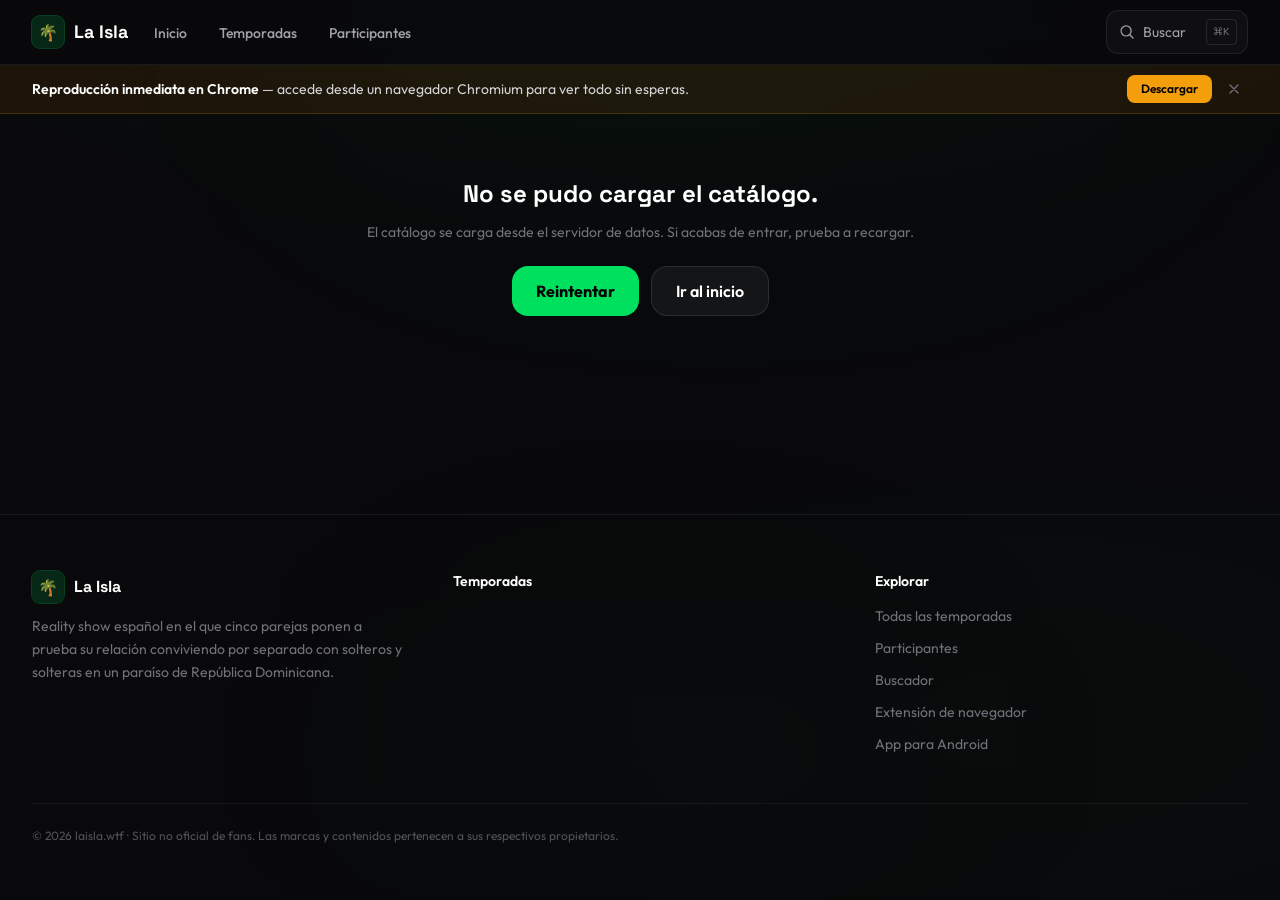
<file: index.html>
<!DOCTYPE html><html lang="es"><head><meta charSet="utf-8"/><meta name="viewport" content="width=device-width, initial-scale=1"/><link rel="stylesheet" href="/_next/static/chunks/2ipsvptw6dx37.css" data-precedence="next"/><link rel="preload" as="script" fetchPriority="low" href="/_next/static/chunks/310vm2bl3xxpt.js"/><script src="/_next/static/chunks/0y-dctk-kmqss.js" async=""></script><script src="/_next/static/chunks/1mh6a-0e61pyc.js" async=""></script><script src="/_next/static/chunks/1hax-r4j1tvwy.js" async=""></script><script src="/_next/static/chunks/turbopack-0ufqq8f11pvk-.js" async=""></script><script src="/_next/static/chunks/2oxhdzv-7f0c0.js" async=""></script><script src="/_next/static/chunks/0-1qm8g_cqsqf.js" async=""></script><link rel="preload" href="https://fonts.googleapis.com/css2?family=Outfit:wght@400;500;600;700;800&amp;family=Space+Grotesk:wght@600;700&amp;display=swap" as="style" media="print"/><meta name="theme-color" content="#09090b"/><title>La Isla de las Tentaciones online — todas las temporadas gratis | La Isla de las Tentaciones</title><meta name="description" content="Ver La Isla de las Tentaciones completa: todas las temporadas y episodios entre programas, debates y extras. Online, gratis y sin registro."/><link rel="manifest" href="/manifest.webmanifest"/><meta name="robots" content="index, follow, max-image-preview:large, max-snippet:-1, max-video-preview:-1"/><meta name="apple-mobile-web-app-title" content="La Isla"/><link rel="canonical" href="https://laisla.wtf/"/><link rel="alternate" hrefLang="es" href="https://laisla.wtf/"/><link rel="alternate" hrefLang="x-default" href="https://laisla.wtf/"/><meta property="og:title" content="La Isla de las Tentaciones online — todas las temporadas gratis"/><meta property="og:description" content="Ver La Isla de las Tentaciones completa: todas las temporadas y episodios entre programas, debates y extras. Online, gratis y sin registro."/><meta property="og:url" content="https://laisla.wtf/"/><meta property="og:site_name" content="La Isla de las Tentaciones"/><meta property="og:locale" content="es_ES"/><meta property="og:image" content="https://laisla.wtf/images/og-default.jpg"/><meta property="og:image:alt" content="La Isla de las Tentaciones online — todas las temporadas gratis"/><meta property="og:type" content="website"/><meta name="twitter:card" content="summary_large_image"/><meta name="twitter:title" content="La Isla de las Tentaciones online — todas las temporadas gratis"/><meta name="twitter:description" content="Ver La Isla de las Tentaciones completa: todas las temporadas y episodios entre programas, debates y extras. Online, gratis y sin registro."/><meta name="twitter:image" content="https://laisla.wtf/images/og-default.jpg"/><link rel="icon" href="/favicon.svg" type="image/svg+xml"/><link rel="apple-touch-icon" href="/apple-touch-icon.png"/><link rel="preconnect" href="https://raw.laisla.wtf" crossorigin="anonymous"/><link rel="preconnect" href="https://album.mediaset.es"/><link rel="dns-prefetch" href="https://album.mediaset.es"/><link rel="preconnect" href="https://fonts.googleapis.com"/><link rel="preconnect" href="https://fonts.gstatic.com" crossorigin="anonymous"/><script>
(function () {
  var base = 'https://raw.laisla.wtf/data';
  var p = location.pathname.replace(/\/+$/, '') || '/';
  var needsContent = ['/', '/temporadas', '/temporada', '/ver', '/buscar'].indexOf(p) !== -1;
  var needsPeople = ['/', '/temporadas', '/temporada', '/participantes', '/participante', '/buscar'].indexOf(p) !== -1;
  function get(file) {
    var pr = fetch(base + '/' + file, { cache: 'no-cache' }).then(function (r) {
      if (!r.ok) throw new Error(file + ' ' + r.status);
      return r.json();
    });
    // La vista la consume más tarde: sin esto el navegador avisaría de una
    // promesa rechazada sin manejar si el JSON falla.
    pr.catch(function () {});
    return pr;
  }
  var early = {};
  if (needsContent) early.content = get('content.json');
  if (needsPeople) early.people = get('participants.json');
  window.__lidltEarly = early;
})();</script><link id="fonts-css" rel="stylesheet" href="https://fonts.googleapis.com/css2?family=Outfit:wght@400;500;600;700;800&amp;family=Space+Grotesk:wght@600;700&amp;display=swap" media="print"/><script>(function(l){if(!l)return;function on(){l.media='all'}if(l.sheet){on()}else{l.addEventListener('load',on)}})(document.getElementById('fonts-css'));</script><noscript><link rel="stylesheet" href="https://fonts.googleapis.com/css2?family=Outfit:wght@400;500;600;700;800&amp;family=Space+Grotesk:wght@600;700&amp;display=swap"/></noscript><script>
try {
  if (!localStorage.getItem('cookie_ok')) {
    document.documentElement.classList.add('needs-consent');
  }
} catch (e) {
  document.documentElement.classList.add('needs-consent');
}</script><style>
.needs-consent,
.needs-consent body {
  overflow: hidden !important;
}
.needs-consent #cookie-gate {
  display: flex !important;
}</style><script type="application/ld+json">{"@context":"https://schema.org","@graph":[{"@type":"WebSite","@id":"https://laisla.wtf/#website","url":"https://laisla.wtf/","name":"La Isla de las Tentaciones","inLanguage":"es-ES","potentialAction":{"@type":"SearchAction","target":{"@type":"EntryPoint","urlTemplate":"https://laisla.wtf/buscar/?q={search_term_string}"},"query-input":"required name=search_term_string"}}]}</script><script defer="" src="/shield.js"></script><script src="/_next/static/chunks/0cz1d0mv5g_q7.js" noModule=""></script></head><body class="flex min-h-screen flex-col bg-isla-dark text-white"><div hidden=""><!--$--><!--/$--></div><a href="#contenido" class="sr-only focus:not-sr-only focus:fixed focus:left-4 focus:top-4 focus:z-[100] focus:rounded-xl focus:bg-brand-500 focus:px-4 focus:py-2 focus:font-semibold focus:text-black">Saltar al contenido</a><div class="page-glow pointer-events-none fixed inset-0 z-0 overflow-hidden" aria-hidden="true"><div class="absolute -top-1/3 left-1/4 h-[400px] w-[800px] rounded-full bg-brand-500/[0.035] blur-[150px]"></div><div class="absolute bottom-0 right-1/4 h-[300px] w-[600px] rounded-full bg-brand-600/[0.025] blur-[120px]"></div></div><header class="bar-blur sticky top-0 z-50 border-b border-white/[0.07]"><nav class="mx-auto flex h-16 max-w-7xl items-center gap-1 px-4 sm:px-6 lg:px-8" aria-label="Principal"><a href="/" class="focus-ring group mr-2 flex items-center gap-2.5 rounded-xl" aria-label="La Isla de las Tentaciones — Inicio"><span class="flex h-8 w-8 items-center justify-center rounded-lg bg-brand-500/15 text-base ring-1 ring-brand-500/25" aria-hidden="true">🌴</span><span class="font-display text-lg font-bold leading-none text-white transition-colors group-hover:text-brand-400">La Isla</span></a><ul class="hidden items-center gap-1 sm:flex"><li><a href="/" aria-current="page" class="focus-ring relative rounded-xl px-3.5 py-2 text-sm font-medium transition-colors text-white">Inicio<span class="absolute inset-x-3.5 -bottom-[1.35rem] h-0.5 rounded-full bg-brand-500" aria-hidden="true"></span></a></li><li><a href="/temporadas/" class="focus-ring relative rounded-xl px-3.5 py-2 text-sm font-medium transition-colors text-zinc-400 hover:text-white">Temporadas</a></li><li><a href="/participantes/" class="focus-ring relative rounded-xl px-3.5 py-2 text-sm font-medium transition-colors text-zinc-400 hover:text-white">Participantes</a></li></ul><div class="ml-auto flex items-center gap-2"><button type="button" data-search-trigger="true" class="focus-ring flex items-center gap-2 rounded-xl border border-white/[0.08] bg-white/[0.03] py-2 pl-3 pr-2.5 text-sm text-zinc-400 transition-colors hover:border-white/[0.16] hover:text-white" aria-label="Buscar episodios y participantes"><svg class="h-4 w-4 flex-shrink-0" fill="none" stroke="currentColor" stroke-width="2" viewBox="0 0 24 24" aria-hidden="true"><path stroke-linecap="round" stroke-linejoin="round" d="m21 21-5.2-5.2m0 0a7.5 7.5 0 1 0-10.6-10.6 7.5 7.5 0 0 0 10.6 10.6Z"></path></svg><span class="hidden md:inline">Buscar</span><kbd class="ml-3 hidden rounded border border-white/10 px-1.5 py-0.5 font-sans text-[10px] text-zinc-500 md:block">⌘K</kbd></button><details class="nav-menu sm:hidden"><summary class="focus-ring flex cursor-pointer list-none items-center rounded-xl p-2 text-zinc-400 transition-colors hover:bg-white/[0.05] hover:text-white" aria-label="Abrir menú"><svg class="h-5 w-5" fill="none" stroke="currentColor" stroke-width="2" viewBox="0 0 24 24" aria-hidden="true"><path stroke-linecap="round" stroke-linejoin="round" d="M3.75 9h16.5m-16.5 6.75h16.5"></path></svg></summary><div class="absolute inset-x-0 top-full z-50 border-b border-white/[0.08] bg-isla-surface/95 p-3 shadow-2xl backdrop-blur-2xl"><ul class="space-y-1"><li><a href="/" aria-current="page" class="focus-ring block rounded-xl px-4 py-3 text-sm font-medium transition-colors bg-white/[0.06] text-white">Inicio</a></li><li><a href="/temporadas/" class="focus-ring block rounded-xl px-4 py-3 text-sm font-medium transition-colors text-zinc-300 hover:bg-white/[0.06] hover:text-white">Temporadas</a></li><li><a href="/participantes/" class="focus-ring block rounded-xl px-4 py-3 text-sm font-medium transition-colors text-zinc-300 hover:bg-white/[0.06] hover:text-white">Participantes</a></li></ul></div></details></div></nav></header><main id="contenido" class="relative z-10 flex-1"><section class="mx-auto max-w-7xl px-4 py-12 sm:px-6 lg:px-8"><div class="grid grid-cols-1 items-center gap-10 lg:grid-cols-5"><div class="space-y-4 lg:col-span-2"><div class="skeleton h-12 w-full"></div><div class="skeleton h-4 w-full"></div><div class="skeleton h-4 w-2/3"></div><div class="skeleton h-12 w-40 rounded-2xl"></div></div><div class="lg:col-span-3"><div class="skeleton aspect-video rounded-2xl"></div></div></div></section><section class="mx-auto max-w-7xl px-4 py-12 sm:px-6 lg:px-8"><div class="grid grid-cols-1 gap-x-5 gap-y-8 sm:grid-cols-2 lg:grid-cols-4"><div><div class="skeleton aspect-video rounded-2xl"></div><div class="skeleton mt-3 h-4 w-3/4"></div></div><div><div class="skeleton aspect-video rounded-2xl"></div><div class="skeleton mt-3 h-4 w-3/4"></div></div><div><div class="skeleton aspect-video rounded-2xl"></div><div class="skeleton mt-3 h-4 w-3/4"></div></div><div><div class="skeleton aspect-video rounded-2xl"></div><div class="skeleton mt-3 h-4 w-3/4"></div></div><div><div class="skeleton aspect-video rounded-2xl"></div><div class="skeleton mt-3 h-4 w-3/4"></div></div><div><div class="skeleton aspect-video rounded-2xl"></div><div class="skeleton mt-3 h-4 w-3/4"></div></div><div><div class="skeleton aspect-video rounded-2xl"></div><div class="skeleton mt-3 h-4 w-3/4"></div></div><div><div class="skeleton aspect-video rounded-2xl"></div><div class="skeleton mt-3 h-4 w-3/4"></div></div></div></section><noscript><div class="mx-auto max-w-3xl px-4 py-12 sm:px-6 lg:px-8"><h1 class="font-display text-3xl font-bold text-white">La Isla de las Tentaciones</h1><p class="mt-3 prose-isla">El catálogo se carga desde el servidor de datos y necesita JavaScript. Puedes navegar por <a href="/temporadas/">las temporadas</a> o por<!-- --> <a href="/participantes/">los participantes</a>.</p></div></noscript><!--$--><!--/$--></main><footer class="relative z-10 mt-24 border-t border-white/[0.07]"><div class="mx-auto max-w-7xl px-4 py-14 sm:px-6 lg:px-8"><div class="grid grid-cols-2 gap-8 md:grid-cols-3 lg:gap-12"><div class="col-span-2 md:col-span-1"><div class="mb-3 flex items-center gap-2.5"><span class="flex h-8 w-8 items-center justify-center rounded-lg bg-brand-500/15 text-base ring-1 ring-brand-500/25" aria-hidden="true">🌴</span><span class="font-display font-bold text-white">La Isla</span></div><p class="text-sm leading-relaxed text-zinc-500">Reality show español en el que cinco parejas ponen a prueba su relación conviviendo por separado con solteros y solteras en un paraíso de República Dominicana.</p></div><nav aria-labelledby="footer-seasons"><h2 id="footer-seasons" class="mb-3 text-sm font-semibold text-white">Temporadas</h2><ul class="grid grid-cols-2 gap-x-4 gap-y-2"></ul></nav><nav aria-labelledby="footer-explore"><h2 id="footer-explore" class="mb-3 text-sm font-semibold text-white">Explorar</h2><ul class="space-y-2"><li><a href="/temporadas/" class="focus-ring rounded text-sm text-zinc-500 transition-colors hover:text-brand-400">Todas las temporadas</a></li><li><a href="/participantes/" class="focus-ring rounded text-sm text-zinc-500 transition-colors hover:text-brand-400">Participantes</a></li><li><a href="/buscar/" class="focus-ring rounded text-sm text-zinc-500 transition-colors hover:text-brand-400">Buscador</a></li><li><a href="/extension/" class="focus-ring rounded text-sm text-zinc-500 transition-colors hover:text-brand-400">Extensión de navegador</a></li><li><a href="/app/" class="focus-ring rounded text-sm text-zinc-500 transition-colors hover:text-brand-400">App para Android</a></li></ul></nav></div><div class="mt-12 flex flex-col items-center justify-between gap-3 border-t border-white/[0.05] pt-6 sm:flex-row"><p class="text-xs text-zinc-600">© <!-- -->2026<!-- --> laisla.wtf · Sitio no oficial de fans. Las marcas y contenidos pertenecen a sus respectivos propietarios.</p></div></div></footer><div id="android-popup" class="fixed inset-x-0 bottom-0 z-[9998] hidden p-4"><div class="mx-auto max-w-md rounded-2xl border border-white/10 bg-zinc-900 p-5 shadow-2xl"><div class="mb-4 flex items-center gap-3"><span class="flex h-11 w-11 items-center justify-center rounded-xl bg-brand-500/15 text-2xl" aria-hidden="true">🌴</span><div><h2 class="font-display text-base font-bold text-white">La Isla para Android</h2><p class="text-xs text-zinc-500">Sin navegador, sin anuncios</p></div></div><div class="flex gap-3"><button type="button" id="android-popup-close" class="focus-ring flex-1 rounded-xl border border-white/10 px-4 py-2.5 text-sm font-medium text-zinc-400 transition-colors hover:bg-white/[0.04]">Ahora no</button><a href="/app/" class="focus-ring flex-1 rounded-xl bg-brand-500 px-4 py-2.5 text-center text-sm font-semibold text-black transition-colors hover:bg-brand-400">Descargar</a></div></div></div><div id="cookie-gate" class="fixed inset-0 z-[10100] hidden items-end justify-center" role="dialog" aria-modal="true" aria-labelledby="cookie-title"><div class="absolute inset-0 bg-black/80 backdrop-blur-[2px]"></div><div class="relative mx-auto mb-6 w-[min(92vw,34rem)] px-4 sm:mb-10"><div class="relative rounded-2xl border border-white/10 bg-zinc-900 p-6 shadow-2xl"><div class="absolute -bottom-2 left-1/2 h-4 w-4 -translate-x-1/2 rotate-45 border-b border-r border-white/10 bg-zinc-900" aria-hidden="true"></div><h2 id="cookie-title" class="font-display text-lg font-bold text-white">Usamos cookies</h2><p class="mt-2 text-sm leading-relaxed text-zinc-400">Utilizamos cookies propias y de terceros para analizar el tráfico y mostrar contenido personalizado. Para continuar navegando por la web es necesario aceptarlas.</p><button type="button" id="cookie-accept" class="focus-ring mt-5 w-full rounded-xl bg-brand-500 px-5 py-3 font-bold text-black transition-colors hover:bg-brand-400">Aceptar y continuar</button></div></div></div><script>
(function () {
  // Normaliza la ruta a su forma con barra final. Las URLs se generan
  // siempre así, pero un enlace antiguo o un marcador puede no llevarla.
  if (!/\.[a-z0-9]+$/i.test(location.pathname) && !location.pathname.endsWith('/')) {
    history.replaceState(null, '', location.pathname + '/' + location.search + location.hash);
  }

  var path = location.pathname;
  var ua = navigator.userAgent || '';

  function store(k, v) { try { localStorage.setItem(k, v); } catch (e) {} }
  function read(k) { try { return localStorage.getItem(k); } catch (e) { return null; } }

  // ── Puerta de consentimiento ──
  function loadAnalytics() {
    if (/^\/(extension|app)(\/|$)/.test(path)) return;
    var s = document.createElement('script');
    s.src = '/lidlt.js';
    s.defer = true;
    document.head.appendChild(s);
  }

  if (read('cookie_ok')) {
    document.documentElement.classList.remove('needs-consent');
    loadAnalytics();
  } else {
    var accept = document.getElementById('cookie-accept');
    if (accept) {
      accept.focus({ preventScroll: true });
      accept.addEventListener('click', function () {
        store('cookie_ok', '1');
        document.documentElement.classList.remove('needs-consent');
        loadAnalytics();
      });
    }

    // Mientras no acepte no se navega: ni con teclado ni con atajos.
    document.addEventListener(
      'keydown',
      function (e) {
        if (!document.documentElement.classList.contains('needs-consent')) return;
        if (e.key === 'Tab') {
          e.preventDefault();
          accept && accept.focus({ preventScroll: true });
        } else if (e.key === 'Enter' || e.key === ' ') {
          if (document.activeElement === accept) return;
          e.preventDefault();
        } else if (e.key !== 'F5' && !e.metaKey && !e.ctrlKey) {
          e.preventDefault();
        }
      },
      true,
    );
  }

  // ── Android app invite ──
  if (/Android/i.test(ua) && !read('android_popup_seen') && !/^\/app(\/|$)/.test(path)) {
    setTimeout(function () {
      var p = document.getElementById('android-popup');
      if (!p) return;
      p.classList.remove('hidden');
      var close = document.getElementById('android-popup-close');
      if (close) close.addEventListener('click', function () {
        p.classList.add('hidden');
        store('android_popup_seen', '1');
      });
    }, 2500);
  }

  // ── Service worker ──
  // En local nunca: un SW cacheando CSS/JS de URLs fijas deja el
  // navegador servido con estilos de una build anterior, y el problema
  // es invisible porque no da ningún error. Si hay uno instalado de
  // antes, se elimina junto con sus cachés.
  var esLocal = /^(localhost|127\.0\.0\.1|\[::1\])$/.test(location.hostname);

  if ('serviceWorker' in navigator) {
    if (esLocal) {
      navigator.serviceWorker.getRegistrations().then(function (rs) {
        rs.forEach(function (r) { r.unregister(); });
      }).catch(function () {});
      if (window.caches && caches.keys) {
        caches.keys().then(function (ks) {
          ks.forEach(function (k) { caches.delete(k); });
        }).catch(function () {});
      }
    } else {
      window.addEventListener('load', function () {
        navigator.serviceWorker.register('/sw.js').catch(function () {});
      });
    }
  }
})();</script><script src="/_next/static/chunks/310vm2bl3xxpt.js" id="_R_" async=""></script><script>(self.__next_f=self.__next_f||[]).push([0])</script><script>self.__next_f.push([1,"1:\"$Sreact.fragment\"\nd:I[68027,[\"/_next/static/chunks/2oxhdzv-7f0c0.js\"],\"default\",1]\n:HL[\"/_next/static/chunks/2ipsvptw6dx37.css\",\"style\"]\n:HL[\"https://fonts.googleapis.com/css2?family=Outfit:wght@400;500;600;700;800\u0026family=Space+Grotesk:wght@600;700\u0026display=swap\",\"style\",{\"media\":\"print\"}]\n2:[\"$\",\"link\",null,{\"rel\":\"stylesheet\",\"href\":\"https://fonts.googleapis.com/css2?family=Outfit:wght@400;500;600;700;800\u0026family=Space+Grotesk:wght@600;700\u0026display=swap\"}]\n0:{\"P\":null,\"c\":[\"\",\"\"],\"q\":\"\",\"i\":false,\"f\":[[[\"\",{\"children\":[\"__PAGE__\",{},\"$undefined\",\"$undefined\",4608]},\"$undefined\",\"$undefined\",4624],[[\"$\",\"$1\",\"c\",{\"children\":[[[\"$\",\"link\",\"0\",{\"rel\":\"stylesheet\",\"href\":\"/_next/static/chunks/2ipsvptw6dx37.css\",\"precedence\":\"next\",\"crossOrigin\":\"$undefined\",\"nonce\":\"$undefined\"}],[\"$\",\"script\",\"script-0\",{\"src\":\"/_next/static/chunks/2oxhdzv-7f0c0.js\",\"async\":true,\"nonce\":\"$undefined\"}]],[\"$\",\"html\",null,{\"lang\":\"es\",\"suppressHydrationWarning\":true,\"children\":[[\"$\",\"head\",null,{\"children\":[[\"$\",\"script\",null,{\"dangerouslySetInnerHTML\":{\"__html\":\"\\n(function () {\\n  var base = 'https://raw.laisla.wtf/data';\\n  var p = location.pathname.replace(/\\\\/+$/, '') || '/';\\n  var needsContent = ['/', '/temporadas', '/temporada', '/ver', '/buscar'].indexOf(p) !== -1;\\n  var needsPeople = ['/', '/temporadas', '/temporada', '/participantes', '/participante', '/buscar'].indexOf(p) !== -1;\\n  function get(file) {\\n    var pr = fetch(base + '/' + file, { cache: 'no-cache' }).then(function (r) {\\n      if (!r.ok) throw new Error(file + ' ' + r.status);\\n      return r.json();\\n    });\\n    // La vista la consume más tarde: sin esto el navegador avisaría de una\\n    // promesa rechazada sin manejar si el JSON falla.\\n    pr.catch(function () {});\\n    return pr;\\n  }\\n  var early = {};\\n  if (needsContent) early.content = get('content.json');\\n  if (needsPeople) early.people = get('participants.json');\\n  window.__lidltEarly = early;\\n})();\"}}],[\"$\",\"link\",null,{\"rel\":\"preconnect\",\"href\":\"https://raw.laisla.wtf\",\"crossOrigin\":\"anonymous\"}],[\"$\",\"link\",null,{\"rel\":\"preconnect\",\"href\":\"https://album.mediaset.es\"}],[\"$\",\"link\",null,{\"rel\":\"dns-prefetch\",\"href\":\"https://album.mediaset.es\"}],[\"$\",\"link\",null,{\"rel\":\"preconnect\",\"href\":\"https://fonts.googleapis.com\"}],[\"$\",\"link\",null,{\"rel\":\"preconnect\",\"href\":\"https://fonts.gstatic.com\",\"crossOrigin\":\"anonymous\"}],[\"$\",\"link\",null,{\"id\":\"fonts-css\",\"rel\":\"stylesheet\",\"href\":\"https://fonts.googleapis.com/css2?family=Outfit:wght@400;500;600;700;800\u0026family=Space+Grotesk:wght@600;700\u0026display=swap\",\"media\":\"print\"}],[\"$\",\"script\",null,{\"dangerouslySetInnerHTML\":{\"__html\":\"(function(l){if(!l)return;function on(){l.media='all'}if(l.sheet){on()}else{l.addEventListener('load',on)}})(document.getElementById('fonts-css'));\"}}],[\"$\",\"noscript\",null,{\"children\":\"$2\"}],[\"$\",\"script\",null,{\"dangerouslySetInnerHTML\":{\"__html\":\"\\ntry {\\n  if (!localStorage.getItem('cookie_ok')) {\\n    document.documentElement.classList.add('needs-consent');\\n  }\\n} catch (e) {\\n  document.documentElement.classList.add('needs-consent');\\n}\"}}],[\"$\",\"style\",null,{\"dangerouslySetInnerHTML\":{\"__html\":\"\\n.needs-consent,\\n.needs-consent body {\\n  overflow: hidden !important;\\n}\\n.needs-consent #cookie-gate {\\n  display: flex !important;\\n}\"}}],[\"$\",\"script\",null,{\"type\":\"application/ld+json\",\"dangerouslySetInnerHTML\":{\"__html\":\"{\\\"@context\\\":\\\"https://schema.org\\\",\\\"@graph\\\":[{\\\"@type\\\":\\\"WebSite\\\",\\\"@id\\\":\\\"https://laisla.wtf/#website\\\",\\\"url\\\":\\\"https://laisla.wtf/\\\",\\\"name\\\":\\\"La Isla de las Tentaciones\\\",\\\"inLanguage\\\":\\\"es-ES\\\",\\\"potentialAction\\\":{\\\"@type\\\":\\\"SearchAction\\\",\\\"target\\\":{\\\"@type\\\":\\\"EntryPoint\\\",\\\"urlTemplate\\\":\\\"https://laisla.wtf/buscar/?q={search_term_string}\\\"},\\\"query-input\\\":\\\"required name=search_term_string\\\"}}]}\"}}],[\"$\",\"script\",null,{\"defer\":true,\"src\":\"/shield.js\"}]]}],[\"$\",\"body\",null,{\"className\":\"flex min-h-screen flex-col bg-isla-dark text-white\",\"children\":[[\"$\",\"a\",null,{\"href\":\"#contenido\",\"className\":\"sr-only focus:not-sr-only focus:fixed focus:left-4 focus:top-4 focus:z-[100] focus:rounded-xl focus:bg-brand-500 focus:px-4 focus:py-2 focus:font-semibold focus:text-black\",\"children\":\"Saltar al contenido\"}],[\"$\",\"div\",null,{\"className\":\"page-glow pointer-events-none fixed inset-0 z-0 overflow-hidden\",\"aria-hidden\":\"true\",\"children\":[[\"$\",\"div\",null,{\"className\":\"absolute -top-1/3 left-1/4 h-[400px] w-[800px] rounded-full bg-brand-500/[0.035] blur-[150px]\"}],\"$L3\"]}],\"$L4\",\"$L5\",\"$L6\",\"$L7\",\"$L8\",\"$L9\",\"$La\"]}]]}]]}],{\"children\":[\"$Lb\",{},null,false,null]},null,false,null],\"$Lc\",false]],\"m\":\"$undefined\",\"G\":[\"$d\",[\"$Le\"]],\"S\":true,\"h\":null,\"r\":\"$undefined\",\"s\":\"$undefined\",\"a\":\"$undefined\",\"l\":\"$undefined\",\"p\":\"$undefined\",\"d\":\"$undefined\",\"b\":\"DXAw2PQ5NSpO98jMLINnd\"}\nf:I[54787,[\"/_next/static/chunks/2oxhdzv-7f0c0.js\"],\"default\"]\n10:I[27754,[\"/_next/static/chunks/2oxhdzv-7f0c0.js\"],\"default\"]\n11:I[27922,[\"/_next/static/chunks/2oxhdzv-7f0c0.js\"],\"default\"]\n12:I[39756,[\"/_next/static/chunks/2oxhdzv-7f0c0.js\"],\"default\"]\n13:I[37457,[\"/_next/static/chunks/2oxhdzv-7f0c0.js\"],\"default\"]\n14:I[18703,[\"/_next/static/chunks/2oxhdzv-7f0c0.js\"],\"default\"]\n16:I[50789,[\"/_next/static/chunks/2oxhdzv-7f0c0.js\",\"/_next/static/chunks/0-1qm8g_cqsqf.js\"],\"default\"]\n18:I[97367,[\"/_next/static/chunks/2oxhdzv-7f0c0.js\"],\"OutletBoundary\"]\n19:\"$Sreact.suspense\"\n1b:I[97367,[\"/_next/static/chunks/2oxhdzv-7f0c0.js\"],\"ViewportBoundary\"]\n1d:I[97367,[\"/_next/static/chunks/2oxhdzv-7f0c0.js\"],\"MetadataBoundary\"]\n3:[\"$\",\"div\",null,{\"className\":\"absolute bottom-0 right-1/4 h-[300px] w-[600px] rounded-full bg-brand-600/[0.025] blur-[120px]\"}]\n4:[[\"$\",\"header\",null,{\"className\":\"bar-blur sticky top-0 z-50 border-b border-white/[0.07]\",\"children\":[\"$\",\"nav\",null,{\"className\":\"mx-auto flex h-16 max-w-7xl items-center gap-1 px-4 sm:px-6 lg:px-8\",\"aria-label\":\"Principal\",\"children\":[[\"$\",\"a\",null,{\"href\":\"/\",\"className\":\"focus-ring group mr-2 flex items-center gap-2.5 rounded-xl\",\"aria-label\":\"La Isla de las Tentaciones — Inicio\",\"children\":[[\"$\",\"span\",null,{\"className\":\"flex h-8 w-8 items-center justify-center rounded-lg bg-brand-500/15 text-base ring-1 ring-brand-500/25\",\"aria-hidden\":\"true\",\"children\":\"🌴\"}],[\"$\",\"span\",null,{\"className\":\"font-display text-lg font-bold leading-none text-white transition-colors group-hover:text-brand-400\",\"children\":\"La Isla\"}]]}],[\"$\",\"$Lf\",null,{\"variant\":\"desktop\"}],[\"$\",\"div\",null,{\"className\":\"ml-auto flex items-center gap-2\",\"children\":[[\"$\",\"button\",null,{\"type\":\"button\",\"data-search-trigger\":true,\"className\":\"focus-ring flex items-center gap-2 rounded-xl border border-white/[0.08] bg-white/[0.03] py-2 pl-3 pr-2.5 text-sm text-zinc-400 transition-colors hover:border-white/[0.16] hover:text-white\",\"aria-label\":\"Buscar episodios y participantes\",\"children\":[[\"$\",\"svg\",null,{\"className\":\"h-4 w-4 flex-shrink-0\",\"fill\":\"none\",\"stroke\":\"currentColor\",\"strokeWidth\":\"2\",\"viewBox\":\"0 0 24 24\",\"aria-hidden\":\"true\",\"children\":[\"$\",\"path\",null,{\"strokeLinecap\":\"round\",\"strokeLinejoin\":\"round\",\"d\":\"m21 21-5.2-5.2m0 0a7.5 7.5 0 1 0-10.6-10.6 7.5 7.5 0 0 0 10.6 10.6Z\"}]}],[\"$\",\"span\",null,{\"className\":\"hidden md:inline\",\"children\":\"Buscar\"}],[\"$\",\"kbd\",null,{\"className\":\"ml-3 hidden rounded border border-white/10 px-1.5 py-0.5 font-sans text-[10px] text-zinc-500 md:block\",\"children\":\"⌘K\"}]]}],[\"$\",\"details\",null,{\"className\":\"nav-menu sm:hidden\",\"children\":[[\"$\",\"summary\",null,{\"className\":\"focus-ring flex cursor-pointer list-none items-center rounded-xl p-2 text-zinc-400 transition-colors hover:bg-white/[0.05] hover:text-white\",\"aria-label\":\"Abrir menú\",\"children\":[\"$\",\"svg\",null,{\"className\":\"h-5 w-5\",\"fill\":\"none\",\"stroke\":\"currentColor\",\"strokeWidth\":\"2\",\"viewBox\":\"0 0 24 24\",\"aria-hidden\":\"true\",\"children\":[\"$\",\"path\",null,{\"strokeLinecap\":\"round\",\"strokeLinejoin\":\"round\",\"d\":\"M3.75 9h16.5m-16.5 6.75h16.5\"}]}]}],[\"$\",\"div\",null,{\"className\":\"absolute inset-x-0 top-full z-50 border-b border-white/[0.08] bg-isla-surface/95 p-3 shadow-2xl backdrop-blur-2xl\",\"children\":[\"$\",\"$Lf\",null,{\"variant\":\"mobile\"}]}]]}]]}]]}]}],[\"$\",\"$L10\",null,{}]]\n5:[\"$\",\"$L11\",null,{}]\n6:[\"$\",\"main\",null,{\"id\":\"contenido\",\"className\":\"relative z-10 flex-1\",\"children\":[\"$\",\"$L12\",null,{\"parallelRouterKey\":\"children\",\"error\":\"$undefined\",\"errorStyles\":\"$undefined\",\"errorScripts\":\"$undefined\",\"template\":[\"$\",\"$L13\",null,{}],\"templateStyles\":\"$undefined\",\"templateScripts\":\"$undefined\",\"notFound\":[[\"$\",\"div\",null,{\"className\":\"mx-auto max-w-4xl px-4 py-16 sm:px-6 lg:px-8\",\"children\":[[\"$\",\"p\",null,{\"className\":\"font-display text-6xl font-bold text-brand-500/30 sm:text-7xl\",\"children\":\"404\"}],[\"$\",\"h1\",null,{\"className\":\"mt-3 font-display text-2xl font-bold text-white sm:text-3xl\",\"children\":\"Esta página no existe\"}],[\"$\",\"p\",null,{\"className\":\"mt-3 max-w-xl prose-isla\",\"children\":\"Puede que el enlace esté mal escrito o que el contenido haya cambiado de dirección. Prueba con el buscador o entra directamente al catálogo.\"}],[\"$\",\"div\",null,{\"className\":\"mt-7 flex flex-wrap gap-3\",\"children\":[[\"$\",\"a\",null,{\"href\":\"/\",\"className\":\"focus-ring rounded-2xl bg-brand-500 px-6 py-3 font-bold text-black transition hover:bg-brand-400\",\"children\":\"Ir al inicio\"}],[\"$\",\"a\",null,{\"href\":\"/temporadas/\",\"className\":\"focus-ring rounded-2xl border border-white/[0.1] bg-white/[0.05] px-6 py-3 font-semibold text-white transition hover:bg-white/[0.09]\",\"children\":\"Ver temporadas\"}],[\"$\",\"a\",null,{\"href\":\"/buscar/\",\"className\":\"focus-ring rounded-2xl border border-white/[0.1] bg-white/[0.05] px-6 py-3 font-semibold text-white transition hover:bg-white/[0.09]\",\"children\":\"Buscar\"}]]}]]}],[]],\"forbidden\":\"$undefined\",\"unauthorized\":\"$undefined\"}]}]\n7:[\"$\",\"footer\",null,{\"className\":\"relative z-10 mt-24 border-t border-white/[0.07]\",\"children\":[\"$\",\"div\",null,{\"className\":\"mx-auto max-w-7xl px-4 py-14 sm:px-6 lg:px-8\",\"children\":[[\"$\",\"div\",null,{\"className\":\"grid grid-cols-2 gap-8 md:grid-cols-3 lg:gap-12\",\"children\":[[\"$\",\"div\",null,{\"className\":\"col-span-2 md:col-span-1\",\"children\":[[\"$\",\"div\",null,{\"className\":\"mb-3 flex items-center gap-2.5\",\"children\":[[\"$\",\"span\",null,{\"className\":\"flex h-8 w-8 items-center justify-center rounded-lg bg-brand-500/15 text-base ring-1 ring-brand-500/25\",\"aria-hidden\":\"true\",\"children\":\"🌴\"}],[\"$\",\"span\",null,{\"className\":\"font-display font-bold text-white\",\"children\":\"La Isla\"}]]}],[\"$\",\"p\",null,{\"className\":\"text-sm leading-relaxed text-zinc-500\",\"children\":\"Reality show español en el que cinco parejas ponen a prueba su relación conviviendo por separado con solteros y solteras en un paraíso de República Dominicana.\"}]]}],[\"$\",\"nav\",null,{\"aria-labelledby\":\"footer-seasons\",\"children\":[[\"$\",\"h2\",null,{\"id\":\"footer-seasons\",\"className\":\"mb-3 text-sm font-semibold text-white\",\"children\":\"Temporadas\"}],[\"$\",\"$L14\",null,{\"variant\":\"footer\"}]]}],[\"$\",\"nav\",null,{\"aria-labelledby\":\"footer-explore\",\"children\":[[\"$\",\"h2\",null,{\"id\":\"footer-explore\",\"className\":\"mb-3 text-sm font-semibold text-white\",\"children\":\"Explorar\"}],[\"$\",\"ul\",null,{\"className\":\"space-y-2\",\"children\":[[\"$\",\"li\",null,{\"children\":[\"$\",\"a\",null,{\"href\":\"/temporadas/\",\"className\":\"focus-ring rounded text-sm text-zinc-500 transition-colors hover:text-brand-400\",\"children\":\"Todas las temporadas\"}]}],[\"$\",\"li\",null,{\"children\":[\"$\",\"a\",null,{\"href\":\"/participantes/\",\"className\":\"focus-ring rounded text-sm text-zinc-500 transition-colors hover:text-brand-400\",\"children\":\"Participantes\"}]}],[\"$\",\"li\",null,{\"children\":[\"$\",\"a\",null,{\"href\":\"/buscar/\",\"className\":\"focus-ring rounded text-sm text-zinc-500 transition-colors hover:text-brand-400\",\"children\":\"Buscador\"}]}],[\"$\",\"li\",null,{\"children\":[\"$\",\"a\",null,{\"href\":\"/extension/\",\"className\":\"focus-ring rounded text-sm text-zinc-500 transition-colors hover:text-brand-400\",\"children\":\"Extensión de navegador\"}]}],[\"$\",\"li\",null,{\"children\":[\"$\",\"a\",null,{\"href\":\"/app/\",\"className\":\"focus-ring rounded text-sm text-zinc-500 transition-colors hover:text-brand-400\",\"children\":\"App para Android\"}]}]]}]]}]]}],[\"$\",\"div\",null,{\"className\":\"mt-12 flex flex-col items-center justify-between gap-3 border-t border-white/[0.05] pt-6 sm:flex-row\",\"children\":[\"$\",\"p\",null,{\"className\":\"text-xs text-zinc-600\",\"children\":[\"© \",2026,\" laisla.wtf · Sitio no oficial de fans. Las marcas y contenidos pertenecen a sus respectivos propietarios.\"]}]}]]}]}]\n8:[\"$\",\"div\",null,{\"id\":\"android-popup\",\"className\":\"fixed inset-x-0 bottom-0 z-[9998] hidden p-4\",\"children\":[\"$\",\"div\",null,{\"className\":\"mx-auto max-w-md rounded-2xl border border-white/10 bg-zinc-900 p-5 shadow-2xl\",\"children\":[[\"$\",\"div\",null,{\"className\":\"mb-4 flex items-center gap-3\",\"children\":[[\"$\",\"span\",null,{\"className\":\"flex h-11 w-11 items-center justify-center rounded-xl bg-brand-500/15 text-2xl\",\"aria-hidden\":\"true\",\"children\":\"🌴\"}],[\"$\",\"div\",null,{\"children\":[[\"$\",\"h2\",null,{\"className\":\"font-display text-base font-bold text-white\",\"children\":\"La Isla para Android\"}],[\"$\",\"p\",null,{\"className\":\"text-xs text-zinc-500\",\"children\":\"Sin navegador, sin anuncios\"}]]}]]}],[\"$\",\"div\",null,{\"className\":\"flex gap-3\",\"children\":[[\"$\",\"button\",null,{\"type\":\"button\",\"id\":\"android-popup-close\",\"className\":\"focus-ring flex-1 rounded-xl border border-white/10 px-4 py-2.5 text-sm font-medium text-zinc-400 transition-colors hover:bg-white/[0.04]\",\"children\":\"Ahora no\"}],[\"$\",\"a\",null,{\"href\":\"/app/\",\"className\":\"focus-ring flex-1 rounded-xl bg-brand-500 px-4 py-2.5 text-center text-sm font-semibold text-black transition-colors hover:bg-brand-400\",\"children\":\"Descargar\"}]]}]]}]}]\n9:[\"$\",\"div\",null,{\"id\":\"cookie-gate\",\"className\":\"fixed inset-0 z-[10100] hidden items-end justify-center\",\"role\":\"dialog\",\"aria-modal\":\"true\",\"aria-labelledby\":\"cookie-title\",\"children\":[[\"$\",\"div\",null,{\"className\":\"absolute inset-0 bg-black/80 backdrop-blur-[2px]\"}],[\"$\",\"div\",null,{\"className\":\"relative mx-auto mb-6 w-[min(92vw,34rem)] px-4 sm:mb-10\",\"children\":[\"$\",\"div\",null,{\"className\":\"relative rounded-2xl border border-white/10 bg-zinc-900 p-6 shadow-2xl\",\"children\":[[\"$\",\"div\",null,{\"className\":\"absolute -bottom-2 left-1/2 h-4 w-4 -translate-x-1/2 rotate-45 border-b border-r border-white/10 bg-zinc-900\",\"aria-hidden\":\"true\"}],[\"$\",\"h2\",null,{\"id\":\"cookie-title\",\"className\":\"font-display text-lg font-bold text-white\",\"children\":\"Usamos cookies\"}],[\"$\",\"p\",null,{\"className\":\"mt-2 text-sm leading-relaxed text-zinc-400\",\"children\":\"Utilizamos cookies propias y de terceros para analizar el tráfico y mostrar contenido personalizado. Para continuar navegando por la web es necesario aceptarlas.\"}],[\"$\",\"button\",null,{\"type\":\"button\",\"id\":\"cookie-accept\",\"className\":\"focus-ring mt-5 w-full rounded-xl bg-brand-500 px-5 py-3 font-bold text-black transition-colors hover:bg-brand-400\",\"children\":\"Aceptar y continuar\"}]]}]}]]}]\n15:Td10,\n(function () {\n  // Normaliza la ruta a su forma con barra final. Las URLs se generan\n  // siempre así, pero un enlace antiguo o un marcador puede no llevarla.\n  if (!/\\.[a-z0-9]+$/i.test(location.pathname) \u0026\u0026 !location.pathname.endsWith('/')) {\n    history.replaceState(null, '', location.pathname + '/' + location.search + location.hash);\n  }\n\n  var path = location.pathname;\n  var ua = navigator.userAgent || '';\n\n  function store(k, v) { try { localStorage.setItem(k, v); } catch (e) {} }\n  function read(k) { try { return localStorage.getItem(k); } catch (e) { return null; } }\n\n  // ── Puerta de consentimiento ──\n  function loadAnalytics() {\n    if (/^\\/(extension|app)(\\/|$)/.test(path)) return;\n    var s = document.createElement('script');\n    s.src = '/lidlt.js';\n    s.defer = true;\n    document.head.appendChild(s);\n  }\n\n  if (read('cookie_ok')) {\n    document.documentElement.classList.remove('needs-consent');\n    loadAnalytics();\n  } else {\n    var accept = document.getElementById('cookie-accept');\n    if (accept) {\n      accept.focus({ preventScroll: true });\n      accept.addEventListener('click', function () {\n        store('cookie_ok', '1');\n        document.documentElement.classList.remove('needs-consent');\n        loadAnalytics();\n      });\n    }\n\n    // Mientras no acepte no se navega: ni con teclado ni con atajos.\n    document.addEventListener(\n      'keydown',\n      function (e) {\n        if (!document.documentElement.classList.contains('needs-consent')) return;\n        if (e.key === 'Tab') {\n          e.preventDefault();\n          accept \u0026\u0026 accept.focus({ preventScroll: true });\n        } else if (e.key === 'Enter' || e.key === ' ') {\n          if (document.activeElement === accept) return;\n          e.preventDefault();\n        } else if (e.key !== 'F5' \u0026\u0026 !e.metaKey \u0026\u0026 !e.ctrlKey) {\n          e.preventDefault();\n        }\n      },\n      true,\n    );\n  }\n\n  // ── Android app invite ──\n  if (/Android/i.test(ua) \u0026\u0026 !read('android_popup_seen') \u0026\u0026 !/^\\/app(\\/|$)/.test(path)) {\n    setTimeout(function () {\n      var p = document.getElementById('android-popup');\n      if (!p) return;\n      p.classList.remove('hidden');\n      var close = document.getElementById('android-popup-close');\n      if (close) close.addEventListener('click', function () {\n        p.classList.add('hidden');\n        store('android_popup_seen', '1');\n      });\n    }, 2500);\n  }\n\n  // ── Service worker ──\n  // En local nunca: un SW cacheando CSS/JS de URLs fijas deja el\n  // navegador servido con estilos de una build anterior, y el problema\n  // es invisible porque no da ningún error. Si hay uno instalado de\n  // antes, se elimina junto con sus cachés.\n  var esLocal = /^(localhost|127\\.0\\.0\\.1|\\[::1\\])$/.test(location.hostname);\n\n  if ('serviceWorker' in navigator) {\n    if (esLocal) {\n      navigator.serviceWorker.getRegistrations().then(function (rs) {\n        rs.forEach(function (r) { r.unregister(); });\n      }).catch(function () {});\n      if (window.caches \u0026\u0026 caches.keys) {\n        caches.keys().then(function (ks) {\n          ks.forEach(function (k) { caches.delete(k); });\n        }).catch(function () {});\n      }\n    } else {\n      window.addEventListener('load', function () {\n        navigator.serviceWorker.register('/sw.js').catch(function () {});\n      });\n    }\n  }\n})();a:[\"$\",\"script\",null,{\"dangerouslySetInnerHTML\":{\"__html\":\"$15\"}}]\n17:[\"$\",\"div\",null,{\"className\":\"mx-auto max-w-3xl px-4 py-12 sm:px-6 lg:px-8\",\"children\":[[\"$\",\"h1\",null,{\"className\":\"font-display text-3xl font-bold text-white\",\"children\":\"La Isla de las Tentaciones\"}],[\"$\",\"p\",null,{\"className\":\"mt-3 prose-isla\",\"children\":[\"El catálogo se carga desde el servidor de datos y necesita JavaScript. Puedes navegar por \",[\"$\",\"a\",null,{\"href\":\"/temporadas/\",\"children\":\"las temporadas\"}],\" o por\",\" \",[\"$\",\"a\",null,{\"href\":\"/participantes/\",\"children\":\"los participantes\"}],\".\"]}]]}]\nb:[\"$\",\"$1\",\"c\",{\"children\":[[[\"$\",\"$L16\",null,{}],[\"$\",\"noscript\",null,{\"children\":\"$17\"}]],[[\"$\",\"script\",\"script-0\",{\"src\":\"/_next/static/chunks/0-1qm8g_cqsqf.js\",\"async\":true,\"nonce\":\"$undefined\"}]],[\"$\",\"$L18\",null,{\"children\":[\"$\",\"$19\",null,{\"name\":\"Next.MetadataOutlet\",\"children\":\"$@1a\"}]}]]}]\nc:[\"$\",\"$1\",\"h\",{\"children\":[null,[\"$\",\"$L1b\",null,{\"children\":\"$L1c\"}],[\"$\",\"div\",null,{\"hidden\":true,\"children\":[\"$\",\"$L1d\",null,{\"children\":[\"$\",\"$19\",null,{\"name\":\"Next.Metadata\",\"children\":\"$L1e\"}]}]}],null]}]\ne:[\"$\",\"link\",\"0\",{\"rel\":\"stylesheet\",\"href\":\"/_next/static/chunks/2ipsvptw6dx37.css\",\"precedence\":\"next\",\"crossOrigin\":\"$undefined\",\"nonce\":\"$undefined\"}]\n1c:[[\"$\",\"meta\",\"0\",{\"charSet\":\"utf-8\"}],[\"$\",\"meta\",\"1\",{\"name\":\"viewport\",\"content\":\"width=device-width, initial-scale=1\"}],[\"$\",\"meta\",\"2\",{\"name\":\"theme-color\",\"content\":\"#09090b\"}]]\n1f:I[27201,[\"/_next/static/chunks/2oxhdzv-7f0c0.js\"],\"IconMark\"]\n1a:null\n1e:[[\"$\",\"title\",\"0\",{\"children\":\"La Isla de las Tentaciones online — todas las temporadas gratis | La Isla de las Tentaciones\"}],[\"$\",\"meta\",\"1\",{\"name\":\"description\",\"content\":\"Ver La Isla de las Tentaciones completa: todas las temporadas y episodios entre programas, debates y extras. Online, gratis y sin registro.\"}],[\"$\",\"link\",\"2\",{\"rel\":\"manifest\",\"href\":\"/manifest.webmanifest\",\"crossOrigin\":\"$undefined\"}],[\"$\",\"meta\",\"3\",{\"name\":\"robots\",\"content\":\"index, follow, max-image-preview:large, max-snippet:-1, max-video-preview:-1\"}],[\"$\",\"meta\",\"4\",{\"name\":\"apple-mobile-web-app-title\",\"content\":\"La Isla\"}],[\"$\",\"link\",\"5\",{\"rel\":\"canonical\",\"href\":\"https://laisla.wtf/\"}],[\"$\",\"link\",\"6\",{\"rel\":\"alternate\",\"hrefLang\":\"es\",\"href\":\"https://laisla.wtf/\"}],[\"$\",\"link\",\"7\",{\"rel\":\"alternate\",\"hrefLang\":\"x-default\",\"href\":\"https://laisla.wtf/\"}],[\"$\",\"meta\",\"8\",{\"property\":\"og:title\",\"content\":\"La Isla de las Tentaciones online — todas las temporadas gratis\"}],[\"$\",\"meta\",\"9\",{\"property\":\"og:description\",\"content\":\"Ver La Isla de las Tentaciones completa: todas las temporadas y episodios entre programas, debates y extras. Online, gratis y sin registro.\"}],[\"$\",\"meta\",\"10\",{\"property\":\"og:url\",\"content\":\"https://laisla.wtf/\"}],[\"$\",\"meta\",\"11\",{\"property\":\"og:site_name\",\"content\":\"La Isla de las Tentaciones\"}],[\"$\",\"meta\",\"12\",{\"property\":\"og:locale\",\"content\":\"es_ES\"}],[\"$\",\"meta\",\"13\",{\"property\":\"og:image\",\"content\":\"https://laisla.wtf/images/og-default.jpg\"}],[\"$\",\"meta\",\"14\",{\"property\":\"og:image:alt\",\"content\":\"La Isla de las Tentaciones online — todas las temporadas gratis\"}],[\"$\",\"meta\",\"15\",{\"property\":\"og:type\",\"content\":\"website\"}],[\"$\",\"meta\",\"16\",{\"name\":\"twitter:card\",\"content\":\"summary_large_image\"}],[\"$\",\"meta\",\"17\",{\"name\":\"twitter:title\",\"content\":\"La Isla de las Tentaciones online — todas las temporadas gratis\"}],[\"$\",\"meta\",\"18\",{\"name\":\"twitter:description\",\"content\":\"Ver La Isla de las Tentaciones completa: todas las temporadas y episodios entre programas, debates y extras. Online, gratis y sin registro.\"}],[\"$\",\"meta\",\"19\",{\"name\":\"twitter:image\",\"content\":\"https://laisla.wtf/images/og-default.jpg\"}],[\"$\",\"link\",\"20\",{\"rel\":\"icon\",\"href\":\"/favicon.svg\",\"type\":\"image/svg+xml\"}],[\"$\",\"link\",\"21\",{\"rel\":\"apple-touch-icon\",\"href\":\"/apple-touch-icon.png\"}],[\"$\",\"$L1f\",\"22\",{}]]\n"])</script></body></html>
</file>
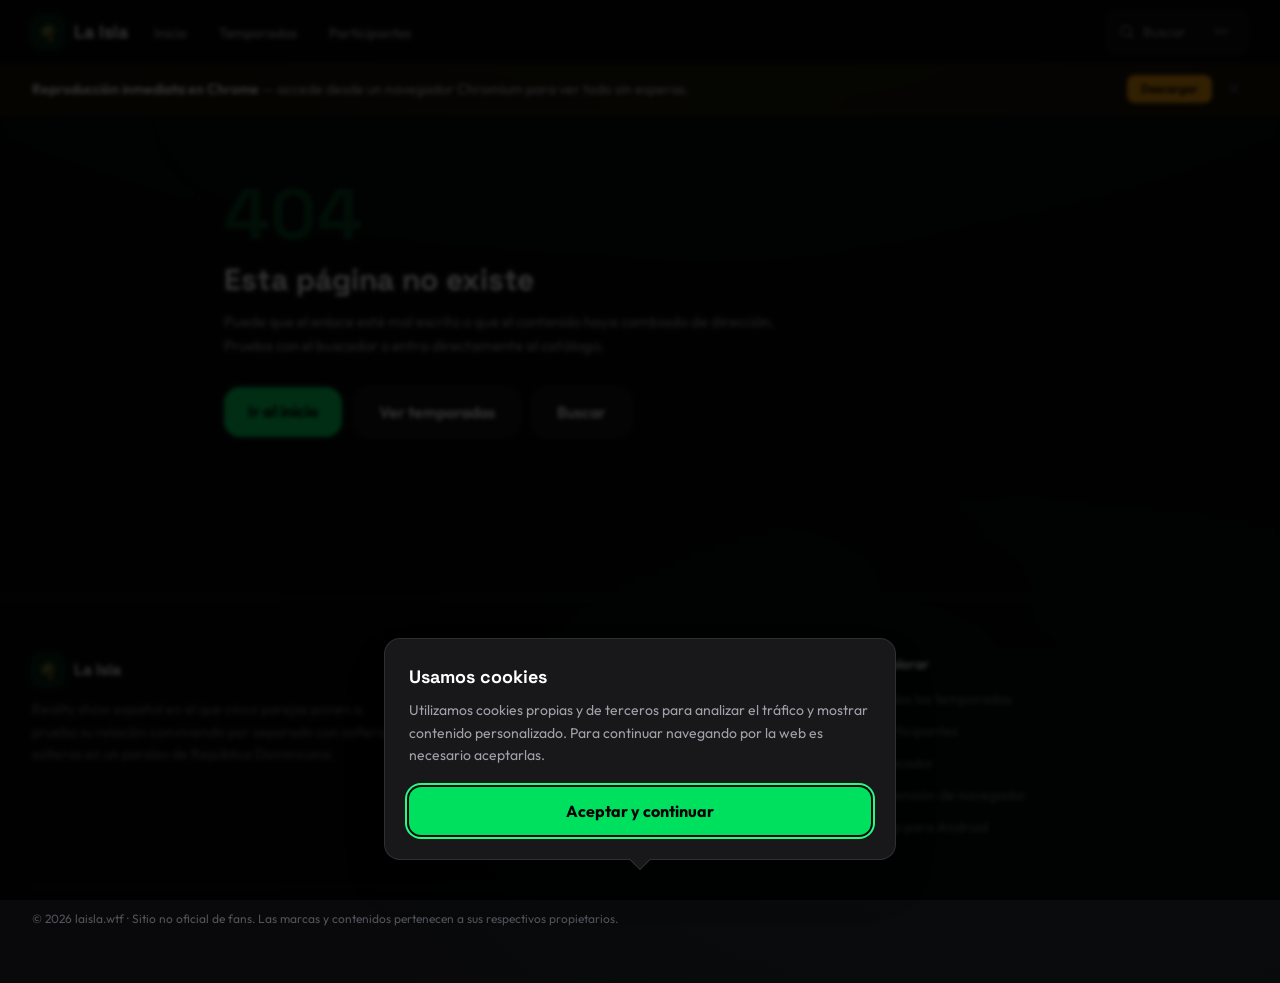
<file: 404/index.html>
<!DOCTYPE html><html lang="es"><head><meta charSet="utf-8"/><meta name="viewport" content="width=device-width, initial-scale=1"/><link rel="stylesheet" href="/_next/static/chunks/2ipsvptw6dx37.css" data-precedence="next"/><link rel="preload" as="script" fetchPriority="low" href="/_next/static/chunks/310vm2bl3xxpt.js"/><script src="/_next/static/chunks/0y-dctk-kmqss.js" async=""></script><script src="/_next/static/chunks/1mh6a-0e61pyc.js" async=""></script><script src="/_next/static/chunks/1hax-r4j1tvwy.js" async=""></script><script src="/_next/static/chunks/turbopack-0ufqq8f11pvk-.js" async=""></script><script src="/_next/static/chunks/2oxhdzv-7f0c0.js" async=""></script><link rel="preload" href="https://fonts.googleapis.com/css2?family=Outfit:wght@400;500;600;700;800&amp;family=Space+Grotesk:wght@600;700&amp;display=swap" as="style" media="print"/><meta name="robots" content="noindex"/><meta name="theme-color" content="#09090b"/><title>Página no encontrada | La Isla de las Tentaciones</title><meta name="description" content="La página que buscas no existe o ha cambiado de dirección."/><link rel="manifest" href="/manifest.webmanifest"/><meta name="robots" content="noindex, follow"/><meta name="apple-mobile-web-app-title" content="La Isla"/><link rel="canonical" href="https://laisla.wtf/404/"/><link rel="alternate" hrefLang="es" href="https://laisla.wtf/404/"/><link rel="alternate" hrefLang="x-default" href="https://laisla.wtf/404/"/><meta property="og:title" content="Página no encontrada"/><meta property="og:description" content="La página que buscas no existe o ha cambiado de dirección."/><meta property="og:url" content="https://laisla.wtf/404/"/><meta property="og:site_name" content="La Isla de las Tentaciones"/><meta property="og:locale" content="es_ES"/><meta property="og:image" content="https://laisla.wtf/images/og-default.jpg"/><meta property="og:image:alt" content="Página no encontrada"/><meta property="og:type" content="website"/><meta name="twitter:card" content="summary_large_image"/><meta name="twitter:title" content="Página no encontrada"/><meta name="twitter:description" content="La página que buscas no existe o ha cambiado de dirección."/><meta name="twitter:image" content="https://laisla.wtf/images/og-default.jpg"/><link rel="icon" href="/favicon.svg" type="image/svg+xml"/><link rel="apple-touch-icon" href="/apple-touch-icon.png"/><link rel="preconnect" href="https://raw.laisla.wtf" crossorigin="anonymous"/><link rel="preconnect" href="https://album.mediaset.es"/><link rel="dns-prefetch" href="https://album.mediaset.es"/><link rel="preconnect" href="https://fonts.googleapis.com"/><link rel="preconnect" href="https://fonts.gstatic.com" crossorigin="anonymous"/><script>
(function () {
  var base = 'https://raw.laisla.wtf/data';
  var p = location.pathname.replace(/\/+$/, '') || '/';
  var needsContent = ['/', '/temporadas', '/temporada', '/ver', '/buscar'].indexOf(p) !== -1;
  var needsPeople = ['/', '/temporadas', '/temporada', '/participantes', '/participante', '/buscar'].indexOf(p) !== -1;
  function get(file) {
    var pr = fetch(base + '/' + file, { cache: 'no-cache' }).then(function (r) {
      if (!r.ok) throw new Error(file + ' ' + r.status);
      return r.json();
    });
    // La vista la consume más tarde: sin esto el navegador avisaría de una
    // promesa rechazada sin manejar si el JSON falla.
    pr.catch(function () {});
    return pr;
  }
  var early = {};
  if (needsContent) early.content = get('content.json');
  if (needsPeople) early.people = get('participants.json');
  window.__lidltEarly = early;
})();</script><link id="fonts-css" rel="stylesheet" href="https://fonts.googleapis.com/css2?family=Outfit:wght@400;500;600;700;800&amp;family=Space+Grotesk:wght@600;700&amp;display=swap" media="print"/><script>(function(l){if(!l)return;function on(){l.media='all'}if(l.sheet){on()}else{l.addEventListener('load',on)}})(document.getElementById('fonts-css'));</script><noscript><link rel="stylesheet" href="https://fonts.googleapis.com/css2?family=Outfit:wght@400;500;600;700;800&amp;family=Space+Grotesk:wght@600;700&amp;display=swap"/></noscript><script>
try {
  if (!localStorage.getItem('cookie_ok')) {
    document.documentElement.classList.add('needs-consent');
  }
} catch (e) {
  document.documentElement.classList.add('needs-consent');
}</script><style>
.needs-consent,
.needs-consent body {
  overflow: hidden !important;
}
.needs-consent #cookie-gate {
  display: flex !important;
}</style><script type="application/ld+json">{"@context":"https://schema.org","@graph":[{"@type":"WebSite","@id":"https://laisla.wtf/#website","url":"https://laisla.wtf/","name":"La Isla de las Tentaciones","inLanguage":"es-ES","potentialAction":{"@type":"SearchAction","target":{"@type":"EntryPoint","urlTemplate":"https://laisla.wtf/buscar/?q={search_term_string}"},"query-input":"required name=search_term_string"}}]}</script><script defer="" src="/shield.js"></script><script src="/_next/static/chunks/0cz1d0mv5g_q7.js" noModule=""></script></head><body class="flex min-h-screen flex-col bg-isla-dark text-white"><div hidden=""><!--$--><!--/$--></div><a href="#contenido" class="sr-only focus:not-sr-only focus:fixed focus:left-4 focus:top-4 focus:z-[100] focus:rounded-xl focus:bg-brand-500 focus:px-4 focus:py-2 focus:font-semibold focus:text-black">Saltar al contenido</a><div class="page-glow pointer-events-none fixed inset-0 z-0 overflow-hidden" aria-hidden="true"><div class="absolute -top-1/3 left-1/4 h-[400px] w-[800px] rounded-full bg-brand-500/[0.035] blur-[150px]"></div><div class="absolute bottom-0 right-1/4 h-[300px] w-[600px] rounded-full bg-brand-600/[0.025] blur-[120px]"></div></div><header class="bar-blur sticky top-0 z-50 border-b border-white/[0.07]"><nav class="mx-auto flex h-16 max-w-7xl items-center gap-1 px-4 sm:px-6 lg:px-8" aria-label="Principal"><a href="/" class="focus-ring group mr-2 flex items-center gap-2.5 rounded-xl" aria-label="La Isla de las Tentaciones — Inicio"><span class="flex h-8 w-8 items-center justify-center rounded-lg bg-brand-500/15 text-base ring-1 ring-brand-500/25" aria-hidden="true">🌴</span><span class="font-display text-lg font-bold leading-none text-white transition-colors group-hover:text-brand-400">La Isla</span></a><ul class="hidden items-center gap-1 sm:flex"><li><a href="/" class="focus-ring relative rounded-xl px-3.5 py-2 text-sm font-medium transition-colors text-zinc-400 hover:text-white">Inicio</a></li><li><a href="/temporadas/" class="focus-ring relative rounded-xl px-3.5 py-2 text-sm font-medium transition-colors text-zinc-400 hover:text-white">Temporadas</a></li><li><a href="/participantes/" class="focus-ring relative rounded-xl px-3.5 py-2 text-sm font-medium transition-colors text-zinc-400 hover:text-white">Participantes</a></li></ul><div class="ml-auto flex items-center gap-2"><button type="button" data-search-trigger="true" class="focus-ring flex items-center gap-2 rounded-xl border border-white/[0.08] bg-white/[0.03] py-2 pl-3 pr-2.5 text-sm text-zinc-400 transition-colors hover:border-white/[0.16] hover:text-white" aria-label="Buscar episodios y participantes"><svg class="h-4 w-4 flex-shrink-0" fill="none" stroke="currentColor" stroke-width="2" viewBox="0 0 24 24" aria-hidden="true"><path stroke-linecap="round" stroke-linejoin="round" d="m21 21-5.2-5.2m0 0a7.5 7.5 0 1 0-10.6-10.6 7.5 7.5 0 0 0 10.6 10.6Z"></path></svg><span class="hidden md:inline">Buscar</span><kbd class="ml-3 hidden rounded border border-white/10 px-1.5 py-0.5 font-sans text-[10px] text-zinc-500 md:block">⌘K</kbd></button><details class="nav-menu sm:hidden"><summary class="focus-ring flex cursor-pointer list-none items-center rounded-xl p-2 text-zinc-400 transition-colors hover:bg-white/[0.05] hover:text-white" aria-label="Abrir menú"><svg class="h-5 w-5" fill="none" stroke="currentColor" stroke-width="2" viewBox="0 0 24 24" aria-hidden="true"><path stroke-linecap="round" stroke-linejoin="round" d="M3.75 9h16.5m-16.5 6.75h16.5"></path></svg></summary><div class="absolute inset-x-0 top-full z-50 border-b border-white/[0.08] bg-isla-surface/95 p-3 shadow-2xl backdrop-blur-2xl"><ul class="space-y-1"><li><a href="/" class="focus-ring block rounded-xl px-4 py-3 text-sm font-medium transition-colors text-zinc-300 hover:bg-white/[0.06] hover:text-white">Inicio</a></li><li><a href="/temporadas/" class="focus-ring block rounded-xl px-4 py-3 text-sm font-medium transition-colors text-zinc-300 hover:bg-white/[0.06] hover:text-white">Temporadas</a></li><li><a href="/participantes/" class="focus-ring block rounded-xl px-4 py-3 text-sm font-medium transition-colors text-zinc-300 hover:bg-white/[0.06] hover:text-white">Participantes</a></li></ul></div></details></div></nav></header><main id="contenido" class="relative z-10 flex-1"><div class="mx-auto max-w-4xl px-4 py-16 sm:px-6 lg:px-8"><p class="font-display text-6xl font-bold text-brand-500/30 sm:text-7xl">404</p><h1 class="mt-3 font-display text-2xl font-bold text-white sm:text-3xl">Esta página no existe</h1><p class="mt-3 max-w-xl prose-isla">Puede que el enlace esté mal escrito o que el contenido haya cambiado de dirección. Prueba con el buscador o entra directamente al catálogo.</p><div class="mt-7 flex flex-wrap gap-3"><a href="/" class="focus-ring rounded-2xl bg-brand-500 px-6 py-3 font-bold text-black transition hover:bg-brand-400">Ir al inicio</a><a href="/temporadas/" class="focus-ring rounded-2xl border border-white/[0.1] bg-white/[0.05] px-6 py-3 font-semibold text-white transition hover:bg-white/[0.09]">Ver temporadas</a><a href="/buscar/" class="focus-ring rounded-2xl border border-white/[0.1] bg-white/[0.05] px-6 py-3 font-semibold text-white transition hover:bg-white/[0.09]">Buscar</a></div></div><!--$--><!--/$--></main><footer class="relative z-10 mt-24 border-t border-white/[0.07]"><div class="mx-auto max-w-7xl px-4 py-14 sm:px-6 lg:px-8"><div class="grid grid-cols-2 gap-8 md:grid-cols-3 lg:gap-12"><div class="col-span-2 md:col-span-1"><div class="mb-3 flex items-center gap-2.5"><span class="flex h-8 w-8 items-center justify-center rounded-lg bg-brand-500/15 text-base ring-1 ring-brand-500/25" aria-hidden="true">🌴</span><span class="font-display font-bold text-white">La Isla</span></div><p class="text-sm leading-relaxed text-zinc-500">Reality show español en el que cinco parejas ponen a prueba su relación conviviendo por separado con solteros y solteras en un paraíso de República Dominicana.</p></div><nav aria-labelledby="footer-seasons"><h2 id="footer-seasons" class="mb-3 text-sm font-semibold text-white">Temporadas</h2><ul class="grid grid-cols-2 gap-x-4 gap-y-2"></ul></nav><nav aria-labelledby="footer-explore"><h2 id="footer-explore" class="mb-3 text-sm font-semibold text-white">Explorar</h2><ul class="space-y-2"><li><a href="/temporadas/" class="focus-ring rounded text-sm text-zinc-500 transition-colors hover:text-brand-400">Todas las temporadas</a></li><li><a href="/participantes/" class="focus-ring rounded text-sm text-zinc-500 transition-colors hover:text-brand-400">Participantes</a></li><li><a href="/buscar/" class="focus-ring rounded text-sm text-zinc-500 transition-colors hover:text-brand-400">Buscador</a></li><li><a href="/extension/" class="focus-ring rounded text-sm text-zinc-500 transition-colors hover:text-brand-400">Extensión de navegador</a></li><li><a href="/app/" class="focus-ring rounded text-sm text-zinc-500 transition-colors hover:text-brand-400">App para Android</a></li></ul></nav></div><div class="mt-12 flex flex-col items-center justify-between gap-3 border-t border-white/[0.05] pt-6 sm:flex-row"><p class="text-xs text-zinc-600">© <!-- -->2026<!-- --> laisla.wtf · Sitio no oficial de fans. Las marcas y contenidos pertenecen a sus respectivos propietarios.</p></div></div></footer><div id="android-popup" class="fixed inset-x-0 bottom-0 z-[9998] hidden p-4"><div class="mx-auto max-w-md rounded-2xl border border-white/10 bg-zinc-900 p-5 shadow-2xl"><div class="mb-4 flex items-center gap-3"><span class="flex h-11 w-11 items-center justify-center rounded-xl bg-brand-500/15 text-2xl" aria-hidden="true">🌴</span><div><h2 class="font-display text-base font-bold text-white">La Isla para Android</h2><p class="text-xs text-zinc-500">Sin navegador, sin anuncios</p></div></div><div class="flex gap-3"><button type="button" id="android-popup-close" class="focus-ring flex-1 rounded-xl border border-white/10 px-4 py-2.5 text-sm font-medium text-zinc-400 transition-colors hover:bg-white/[0.04]">Ahora no</button><a href="/app/" class="focus-ring flex-1 rounded-xl bg-brand-500 px-4 py-2.5 text-center text-sm font-semibold text-black transition-colors hover:bg-brand-400">Descargar</a></div></div></div><div id="cookie-gate" class="fixed inset-0 z-[10100] hidden items-end justify-center" role="dialog" aria-modal="true" aria-labelledby="cookie-title"><div class="absolute inset-0 bg-black/80 backdrop-blur-[2px]"></div><div class="relative mx-auto mb-6 w-[min(92vw,34rem)] px-4 sm:mb-10"><div class="relative rounded-2xl border border-white/10 bg-zinc-900 p-6 shadow-2xl"><div class="absolute -bottom-2 left-1/2 h-4 w-4 -translate-x-1/2 rotate-45 border-b border-r border-white/10 bg-zinc-900" aria-hidden="true"></div><h2 id="cookie-title" class="font-display text-lg font-bold text-white">Usamos cookies</h2><p class="mt-2 text-sm leading-relaxed text-zinc-400">Utilizamos cookies propias y de terceros para analizar el tráfico y mostrar contenido personalizado. Para continuar navegando por la web es necesario aceptarlas.</p><button type="button" id="cookie-accept" class="focus-ring mt-5 w-full rounded-xl bg-brand-500 px-5 py-3 font-bold text-black transition-colors hover:bg-brand-400">Aceptar y continuar</button></div></div></div><script>
(function () {
  // Normaliza la ruta a su forma con barra final. Las URLs se generan
  // siempre así, pero un enlace antiguo o un marcador puede no llevarla.
  if (!/\.[a-z0-9]+$/i.test(location.pathname) && !location.pathname.endsWith('/')) {
    history.replaceState(null, '', location.pathname + '/' + location.search + location.hash);
  }

  var path = location.pathname;
  var ua = navigator.userAgent || '';

  function store(k, v) { try { localStorage.setItem(k, v); } catch (e) {} }
  function read(k) { try { return localStorage.getItem(k); } catch (e) { return null; } }

  // ── Puerta de consentimiento ──
  function loadAnalytics() {
    if (/^\/(extension|app)(\/|$)/.test(path)) return;
    var s = document.createElement('script');
    s.src = '/lidlt.js';
    s.defer = true;
    document.head.appendChild(s);
  }

  if (read('cookie_ok')) {
    document.documentElement.classList.remove('needs-consent');
    loadAnalytics();
  } else {
    var accept = document.getElementById('cookie-accept');
    if (accept) {
      accept.focus({ preventScroll: true });
      accept.addEventListener('click', function () {
        store('cookie_ok', '1');
        document.documentElement.classList.remove('needs-consent');
        loadAnalytics();
      });
    }

    // Mientras no acepte no se navega: ni con teclado ni con atajos.
    document.addEventListener(
      'keydown',
      function (e) {
        if (!document.documentElement.classList.contains('needs-consent')) return;
        if (e.key === 'Tab') {
          e.preventDefault();
          accept && accept.focus({ preventScroll: true });
        } else if (e.key === 'Enter' || e.key === ' ') {
          if (document.activeElement === accept) return;
          e.preventDefault();
        } else if (e.key !== 'F5' && !e.metaKey && !e.ctrlKey) {
          e.preventDefault();
        }
      },
      true,
    );
  }

  // ── Android app invite ──
  if (/Android/i.test(ua) && !read('android_popup_seen') && !/^\/app(\/|$)/.test(path)) {
    setTimeout(function () {
      var p = document.getElementById('android-popup');
      if (!p) return;
      p.classList.remove('hidden');
      var close = document.getElementById('android-popup-close');
      if (close) close.addEventListener('click', function () {
        p.classList.add('hidden');
        store('android_popup_seen', '1');
      });
    }, 2500);
  }

  // ── Service worker ──
  // En local nunca: un SW cacheando CSS/JS de URLs fijas deja el
  // navegador servido con estilos de una build anterior, y el problema
  // es invisible porque no da ningún error. Si hay uno instalado de
  // antes, se elimina junto con sus cachés.
  var esLocal = /^(localhost|127\.0\.0\.1|\[::1\])$/.test(location.hostname);

  if ('serviceWorker' in navigator) {
    if (esLocal) {
      navigator.serviceWorker.getRegistrations().then(function (rs) {
        rs.forEach(function (r) { r.unregister(); });
      }).catch(function () {});
      if (window.caches && caches.keys) {
        caches.keys().then(function (ks) {
          ks.forEach(function (k) { caches.delete(k); });
        }).catch(function () {});
      }
    } else {
      window.addEventListener('load', function () {
        navigator.serviceWorker.register('/sw.js').catch(function () {});
      });
    }
  }
})();</script><script src="/_next/static/chunks/310vm2bl3xxpt.js" id="_R_" async=""></script><script>(self.__next_f=self.__next_f||[]).push([0])</script><script>self.__next_f.push([1,"1:\"$Sreact.fragment\"\nf:I[68027,[\"/_next/static/chunks/2oxhdzv-7f0c0.js\"],\"default\",1]\n:HL[\"/_next/static/chunks/2ipsvptw6dx37.css\",\"style\"]\n:HL[\"https://fonts.googleapis.com/css2?family=Outfit:wght@400;500;600;700;800\u0026family=Space+Grotesk:wght@600;700\u0026display=swap\",\"style\",{\"media\":\"print\"}]\n2:[\"$\",\"link\",null,{\"rel\":\"stylesheet\",\"href\":\"https://fonts.googleapis.com/css2?family=Outfit:wght@400;500;600;700;800\u0026family=Space+Grotesk:wght@600;700\u0026display=swap\"}]\nd:X\n0:{\"P\":null,\"c\":[\"\",\"_not-found\",\"\"],\"q\":\"\",\"i\":false,\"f\":[[[\"\",{\"children\":[\"/_not-found\",{\"children\":[\"__PAGE__\",{},\"$undefined\",\"$undefined\",4608]},\"$undefined\",\"$undefined\",4608]},\"$undefined\",\"$undefined\",4624],[[\"$\",\"$1\",\"c\",{\"children\":[[[\"$\",\"link\",\"0\",{\"rel\":\"stylesheet\",\"href\":\"/_next/static/chunks/2ipsvptw6dx37.css\",\"precedence\":\"next\",\"crossOrigin\":\"$undefined\",\"nonce\":\"$undefined\"}],[\"$\",\"script\",\"script-0\",{\"src\":\"/_next/static/chunks/2oxhdzv-7f0c0.js\",\"async\":true,\"nonce\":\"$undefined\"}]],[\"$\",\"html\",null,{\"lang\":\"es\",\"suppressHydrationWarning\":true,\"children\":[[\"$\",\"head\",null,{\"children\":[[\"$\",\"script\",null,{\"dangerouslySetInnerHTML\":{\"__html\":\"\\n(function () {\\n  var base = 'https://raw.laisla.wtf/data';\\n  var p = location.pathname.replace(/\\\\/+$/, '') || '/';\\n  var needsContent = ['/', '/temporadas', '/temporada', '/ver', '/buscar'].indexOf(p) !== -1;\\n  var needsPeople = ['/', '/temporadas', '/temporada', '/participantes', '/participante', '/buscar'].indexOf(p) !== -1;\\n  function get(file) {\\n    var pr = fetch(base + '/' + file, { cache: 'no-cache' }).then(function (r) {\\n      if (!r.ok) throw new Error(file + ' ' + r.status);\\n      return r.json();\\n    });\\n    // La vista la consume más tarde: sin esto el navegador avisaría de una\\n    // promesa rechazada sin manejar si el JSON falla.\\n    pr.catch(function () {});\\n    return pr;\\n  }\\n  var early = {};\\n  if (needsContent) early.content = get('content.json');\\n  if (needsPeople) early.people = get('participants.json');\\n  window.__lidltEarly = early;\\n})();\"}}],[\"$\",\"link\",null,{\"rel\":\"preconnect\",\"href\":\"https://raw.laisla.wtf\",\"crossOrigin\":\"anonymous\"}],[\"$\",\"link\",null,{\"rel\":\"preconnect\",\"href\":\"https://album.mediaset.es\"}],[\"$\",\"link\",null,{\"rel\":\"dns-prefetch\",\"href\":\"https://album.mediaset.es\"}],[\"$\",\"link\",null,{\"rel\":\"preconnect\",\"href\":\"https://fonts.googleapis.com\"}],[\"$\",\"link\",null,{\"rel\":\"preconnect\",\"href\":\"https://fonts.gstatic.com\",\"crossOrigin\":\"anonymous\"}],[\"$\",\"link\",null,{\"id\":\"fonts-css\",\"rel\":\"stylesheet\",\"href\":\"https://fonts.googleapis.com/css2?family=Outfit:wght@400;500;600;700;800\u0026family=Space+Grotesk:wght@600;700\u0026display=swap\",\"media\":\"print\"}],[\"$\",\"script\",null,{\"dangerouslySetInnerHTML\":{\"__html\":\"(function(l){if(!l)return;function on(){l.media='all'}if(l.sheet){on()}else{l.addEventListener('load',on)}})(document.getElementById('fonts-css'));\"}}],[\"$\",\"noscript\",null,{\"children\":\"$2\"}],[\"$\",\"script\",null,{\"dangerouslySetInnerHTML\":{\"__html\":\"\\ntry {\\n  if (!localStorage.getItem('cookie_ok')) {\\n    document.documentElement.classList.add('needs-consent');\\n  }\\n} catch (e) {\\n  document.documentElement.classList.add('needs-consent');\\n}\"}}],[\"$\",\"style\",null,{\"dangerouslySetInnerHTML\":{\"__html\":\"\\n.needs-consent,\\n.needs-consent body {\\n  overflow: hidden !important;\\n}\\n.needs-consent #cookie-gate {\\n  display: flex !important;\\n}\"}}],[\"$\",\"script\",null,{\"type\":\"application/ld+json\",\"dangerouslySetInnerHTML\":{\"__html\":\"{\\\"@context\\\":\\\"https://schema.org\\\",\\\"@graph\\\":[{\\\"@type\\\":\\\"WebSite\\\",\\\"@id\\\":\\\"https://laisla.wtf/#website\\\",\\\"url\\\":\\\"https://laisla.wtf/\\\",\\\"name\\\":\\\"La Isla de las Tentaciones\\\",\\\"inLanguage\\\":\\\"es-ES\\\",\\\"potentialAction\\\":{\\\"@type\\\":\\\"SearchAction\\\",\\\"target\\\":{\\\"@type\\\":\\\"EntryPoint\\\",\\\"urlTemplate\\\":\\\"https://laisla.wtf/buscar/?q={search_term_string}\\\"},\\\"query-input\\\":\\\"required name=search_term_string\\\"}}]}\"}}],[\"$\",\"script\",null,{\"defer\":true,\"src\":\"/shield.js\"}]]}],[\"$\",\"body\",null,{\"className\":\"flex min-h-screen flex-col bg-isla-dark text-white\",\"children\":[[\"$\",\"a\",null,{\"href\":\"#contenido\",\"className\":\"sr-only focus:not-sr-only focus:fixed focus:left-4 focus:top-4 focus:z-[100] focus:rounded-xl focus:bg-brand-500 focus:px-4 focus:py-2 focus:font-semibold focus:text-black\",\"children\":\"Saltar al contenido\"}],[\"$\",\"div\",null,{\"className\":\"page-glow pointer-events-none fixed inset-0 z-0 overflow-hidden\",\"aria-hidden\":\"true\",\"children\":[[\"$\",\"div\",null,{\"className\":\"absolute -top-1/3 left-1/4 h-[400px] w-[800px] rounded-full bg-brand-500/[0.035] blur-[150px]\"}],\"$L3\"]}],\"$L4\",\"$L5\",\"$L6\",\"$L7\",\"$L8\",\"$L9\",\"$La\"]}]]}]]}],{\"children\":[\"$Lb\",{\"children\":[\"$Lc\",{},null,false,null]},null,false,\"$d\"]},null,false,null],\"$Le\",false]],\"m\":\"$undefined\",\"G\":[\"$f\",[\"$L10\"]],\"S\":true,\"h\":null,\"r\":\"$undefined\",\"s\":\"$undefined\",\"a\":\"$undefined\",\"l\":\"$undefined\",\"p\":\"$undefined\",\"d\":\"$undefined\",\"b\":\"DXAw2PQ5NSpO98jMLINnd\"}\n11:I[54787,[\"/_next/static/chunks/2oxhdzv-7f0c0.js\"],\"default\"]\n12:I[27754,[\"/_next/static/chunks/2oxhdzv-7f0c0.js\"],\"default\"]\n13:I[27922,[\"/_next/static/chunks/2oxhdzv-7f0c0.js\"],\"default\"]\n14:I[39756,[\"/_next/static/chunks/2oxhdzv-7f0c0.js\"],\"default\"]\n15:I[37457,[\"/_next/static/chunks/2oxhdzv-7f0c0.js\"],\"default\"]\n16:I[18703,[\"/_next/static/chunks/2oxhdzv-7f0c0.js\"],\"default\"]\n18:I[97367,[\"/_next/static/chunks/2oxhdzv-7f0c0.js\"],\"OutletBoundary\"]\n19:\"$Sreact.suspense\"\n1b:I[97367,[\"/_next/static/chunks/2oxhdzv-7f0c0.js\"],\"ViewportBoundary\"]\n1d:I[97367,[\"/_next/static/chunks/2oxhdzv-7f0c0.js\"],\"MetadataBoundary\"]\n3:[\"$\",\"div\",null,{\"className\":\"absolute bottom-0 right-1/4 h-[300px] w-[600px] rounded-full bg-brand-600/[0.025] blur-[120px]\"}]\n4:[[\"$\",\"header\",null,{\"className\":\"bar-blur sticky top-0 z-50 border-b border-white/[0.07]\",\"children\":[\"$\",\"nav\",null,{\"className\":\"mx-auto flex h-16 max-w-7xl items-center gap-1 px-4 sm:px-6 lg:px-8\",\"aria-label\":\"Principal\",\"children\":[[\"$\",\"a\",null,{\"href\":\"/\",\"className\":\"focus-ring group mr-2 flex items-center gap-2.5 rounded-xl\",\"aria-label\":\"La Isla de las Tentaciones — Inicio\",\"children\":[[\"$\",\"span\",null,{\"className\":\"flex h-8 w-8 items-center justify-center rounded-lg bg-brand-500/15 text-base ring-1 ring-brand-500/25\",\"aria-hidden\":\"true\",\"children\":\"🌴\"}],[\"$\",\"span\",null,{\"className\":\"font-display text-lg font-bold leading-none text-white transition-colors group-hover:text-brand-400\",\"children\":\"La Isla\"}]]}],[\"$\",\"$L11\",null,{\"variant\":\"desktop\"}],[\"$\",\"div\",null,{\"className\":\"ml-auto flex items-center gap-2\",\"children\":[[\"$\",\"button\",null,{\"type\":\"button\",\"data-search-trigger\":true,\"className\":\"focus-ring flex items-center gap-2 rounded-xl border border-white/[0.08] bg-white/[0.03] py-2 pl-3 pr-2.5 text-sm text-zinc-400 transition-colors hover:border-white/[0.16] hover:text-white\",\"aria-label\":\"Buscar episodios y participantes\",\"children\":[[\"$\",\"svg\",null,{\"className\":\"h-4 w-4 flex-shrink-0\",\"fill\":\"none\",\"stroke\":\"currentColor\",\"strokeWidth\":\"2\",\"viewBox\":\"0 0 24 24\",\"aria-hidden\":\"true\",\"children\":[\"$\",\"path\",null,{\"strokeLinecap\":\"round\",\"strokeLinejoin\":\"round\",\"d\":\"m21 21-5.2-5.2m0 0a7.5 7.5 0 1 0-10.6-10.6 7.5 7.5 0 0 0 10.6 10.6Z\"}]}],[\"$\",\"span\",null,{\"className\":\"hidden md:inline\",\"children\":\"Buscar\"}],[\"$\",\"kbd\",null,{\"className\":\"ml-3 hidden rounded border border-white/10 px-1.5 py-0.5 font-sans text-[10px] text-zinc-500 md:block\",\"children\":\"⌘K\"}]]}],[\"$\",\"details\",null,{\"className\":\"nav-menu sm:hidden\",\"children\":[[\"$\",\"summary\",null,{\"className\":\"focus-ring flex cursor-pointer list-none items-center rounded-xl p-2 text-zinc-400 transition-colors hover:bg-white/[0.05] hover:text-white\",\"aria-label\":\"Abrir menú\",\"children\":[\"$\",\"svg\",null,{\"className\":\"h-5 w-5\",\"fill\":\"none\",\"stroke\":\"currentColor\",\"strokeWidth\":\"2\",\"viewBox\":\"0 0 24 24\",\"aria-hidden\":\"true\",\"children\":[\"$\",\"path\",null,{\"strokeLinecap\":\"round\",\"strokeLinejoin\":\"round\",\"d\":\"M3.75 9h16.5m-16.5 6.75h16.5\"}]}]}],[\"$\",\"div\",null,{\"className\":\"absolute inset-x-0 top-full z-50 border-b border-white/[0.08] bg-isla-surface/95 p-3 shadow-2xl backdrop-blur-2xl\",\"children\":[\"$\",\"$L11\",null,{\"variant\":\"mobile\"}]}]]}]]}]]}]}],[\"$\",\"$L12\",null,{}]]\n5:[\"$\",\"$L13\",null,{}]\n6:[\"$\",\"main\",null,{\"id\":\"contenido\",\"className\":\"relative z-10 flex-1\",\"children\":[\"$\",\"$L14\",null,{\"parallelRouterKey\":\"children\",\"error\":\"$undefined\",\"errorStyles\":\"$undefined\",\"errorScripts\":\"$undefined\",\"template\":[\"$\",\"$L15\",null,{}],\"templateStyles\":\"$undefined\",\"templateScripts\":\"$undefined\",\"notFound\":[[\"$\",\"div\",null,{\"className\":\"mx-auto max-w-4xl px-4 py-16 sm:px-6 lg:px-8\",\"children\":[[\"$\",\"p\",null,{\"className\":\"font-display text-6xl font-bold text-brand-500/30 sm:text-7xl\",\"children\":\"404\"}],[\"$\",\"h1\",null,{\"className\":\"mt-3 font-display text-2xl font-bold text-white sm:text-3xl\",\"children\":\"Esta página no existe\"}],[\"$\",\"p\",null,{\"className\":\"mt-3 max-w-xl prose-isla\",\"children\":\"Puede que el enlace esté mal escrito o que el contenido haya cambiado de dirección. Prueba con el buscador o entra directamente al catálogo.\"}],[\"$\",\"div\",null,{\"className\":\"mt-7 flex flex-wrap gap-3\",\"children\":[[\"$\",\"a\",null,{\"href\":\"/\",\"className\":\"focus-ring rounded-2xl bg-brand-500 px-6 py-3 font-bold text-black transition hover:bg-brand-400\",\"children\":\"Ir al inicio\"}],[\"$\",\"a\",null,{\"href\":\"/temporadas/\",\"className\":\"focus-ring rounded-2xl border border-white/[0.1] bg-white/[0.05] px-6 py-3 font-semibold text-white transition hover:bg-white/[0.09]\",\"children\":\"Ver temporadas\"}],[\"$\",\"a\",null,{\"href\":\"/buscar/\",\"className\":\"focus-ring rounded-2xl border border-white/[0.1] bg-white/[0.05] px-6 py-3 font-semibold text-white transition hover:bg-white/[0.09]\",\"children\":\"Buscar\"}]]}]]}],[]],\"forbidden\":\"$undefined\",\"unauthorized\":\"$undefined\"}]}]\n7:[\"$\",\"footer\",null,{\"className\":\"relative z-10 mt-24 border-t border-white/[0.07]\",\"children\":[\"$\",\"div\",null,{\"className\":\"mx-auto max-w-7xl px-4 py-14 sm:px-6 lg:px-8\",\"children\":[[\"$\",\"div\",null,{\"className\":\"grid grid-cols-2 gap-8 md:grid-cols-3 lg:gap-12\",\"children\":[[\"$\",\"div\",null,{\"className\":\"col-span-2 md:col-span-1\",\"children\":[[\"$\",\"div\",null,{\"className\":\"mb-3 flex items-center gap-2.5\",\"children\":[[\"$\",\"span\",null,{\"className\":\"flex h-8 w-8 items-center justify-center rounded-lg bg-brand-500/15 text-base ring-1 ring-brand-500/25\",\"aria-hidden\":\"true\",\"children\":\"🌴\"}],[\"$\",\"span\",null,{\"className\":\"font-display font-bold text-white\",\"children\":\"La Isla\"}]]}],[\"$\",\"p\",null,{\"className\":\"text-sm leading-relaxed text-zinc-500\",\"children\":\"Reality show español en el que cinco parejas ponen a prueba su relación conviviendo por separado con solteros y solteras en un paraíso de República Dominicana.\"}]]}],[\"$\",\"nav\",null,{\"aria-labelledby\":\"footer-seasons\",\"children\":[[\"$\",\"h2\",null,{\"id\":\"footer-seasons\",\"className\":\"mb-3 text-sm font-semibold text-white\",\"children\":\"Temporadas\"}],[\"$\",\"$L16\",null,{\"variant\":\"footer\"}]]}],[\"$\",\"nav\",null,{\"aria-labelledby\":\"footer-explore\",\"children\":[[\"$\",\"h2\",null,{\"id\":\"footer-explore\",\"className\":\"mb-3 text-sm font-semibold text-white\",\"children\":\"Explorar\"}],[\"$\",\"ul\",null,{\"className\":\"space-y-2\",\"children\":[[\"$\",\"li\",null,{\"children\":[\"$\",\"a\",null,{\"href\":\"/temporadas/\",\"className\":\"focus-ring rounded text-sm text-zinc-500 transition-colors hover:text-brand-400\",\"children\":\"Todas las temporadas\"}]}],[\"$\",\"li\",null,{\"children\":[\"$\",\"a\",null,{\"href\":\"/participantes/\",\"className\":\"focus-ring rounded text-sm text-zinc-500 transition-colors hover:text-brand-400\",\"children\":\"Participantes\"}]}],[\"$\",\"li\",null,{\"children\":[\"$\",\"a\",null,{\"href\":\"/buscar/\",\"className\":\"focus-ring rounded text-sm text-zinc-500 transition-colors hover:text-brand-400\",\"children\":\"Buscador\"}]}],[\"$\",\"li\",null,{\"children\":[\"$\",\"a\",null,{\"href\":\"/extension/\",\"className\":\"focus-ring rounded text-sm text-zinc-500 transition-colors hover:text-brand-400\",\"children\":\"Extensión de navegador\"}]}],[\"$\",\"li\",null,{\"children\":[\"$\",\"a\",null,{\"href\":\"/app/\",\"className\":\"focus-ring rounded text-sm text-zinc-500 transition-colors hover:text-brand-400\",\"children\":\"App para Android\"}]}]]}]]}]]}],[\"$\",\"div\",null,{\"className\":\"mt-12 flex flex-col items-center justify-between gap-3 border-t border-white/[0.05] pt-6 sm:flex-row\",\"children\":[\"$\",\"p\",null,{\"className\":\"text-xs text-zinc-600\",\"children\":[\"© \",2026,\" laisla.wtf · Sitio no oficial de fans. Las marcas y contenidos pertenecen a sus respectivos propietarios.\"]}]}]]}]}]\n8:[\"$\",\"div\",null,{\"id\":\"android-popup\",\"className\":\"fixed inset-x-0 bottom-0 z-[9998] hidden p-4\",\"children\":[\"$\",\"div\",null,{\"className\":\"mx-auto max-w-md rounded-2xl border border-white/10 bg-zinc-900 p-5 shadow-2xl\",\"children\":[[\"$\",\"div\",null,{\"className\":\"mb-4 flex items-center gap-3\",\"children\":[[\"$\",\"span\",null,{\"className\":\"flex h-11 w-11 items-center justify-center rounded-xl bg-brand-500/15 text-2xl\",\"aria-hidden\":\"true\",\"children\":\"🌴\"}],[\"$\",\"div\",null,{\"children\":[[\"$\",\"h2\",null,{\"className\":\"font-display text-base font-bold text-white\",\"children\":\"La Isla para Android\"}],[\"$\",\"p\",null,{\"className\":\"text-xs text-zinc-500\",\"children\":\"Sin navegador, sin anuncios\"}]]}]]}],[\"$\",\"div\",null,{\"className\":\"flex gap-3\",\"children\":[[\"$\",\"button\",null,{\"type\":\"button\",\"id\":\"android-popup-close\",\"className\":\"focus-ring flex-1 rounded-xl border border-white/10 px-4 py-2.5 text-sm font-medium text-zinc-400 transition-colors hover:bg-white/[0.04]\",\"children\":\"Ahora no\"}],[\"$\",\"a\",null,{\"href\":\"/app/\",\"className\":\"focus-ring flex-1 rounded-xl bg-brand-500 px-4 py-2.5 text-center text-sm font-semibold text-black transition-colors hover:bg-brand-400\",\"children\":\"Descargar\"}]]}]]}]}]\n9:[\"$\",\"div\",null,{\"id\":\"cookie-gate\",\"className\":\"fixed inset-0 z-[10100] hidden items-end justify-center\",\"role\":\"dialog\",\"aria-modal\":\"true\",\"aria-labelledby\":\"cookie-title\",\"children\":[[\"$\",\"div\",null,{\"className\":\"absolute inset-0 bg-black/80 backdrop-blur-[2px]\"}],[\"$\",\"div\",null,{\"className\":\"relative mx-auto mb-6 w-[min(92vw,34rem)] px-4 sm:mb-10\",\"children\":[\"$\",\"div\",null,{\"className\":\"relative rounded-2xl border border-white/10 bg-zinc-900 p-6 shadow-2xl\",\"children\":[[\"$\",\"div\",null,{\"className\":\"absolute -bottom-2 left-1/2 h-4 w-4 -translate-x-1/2 rotate-45 border-b border-r border-white/10 bg-zinc-900\",\"aria-hidden\":\"true\"}],[\"$\",\"h2\",null,{\"id\":\"cookie-title\",\"className\":\"font-display text-lg font-bold text-white\",\"children\":\"Usamos cookies\"}],[\"$\",\"p\",null,{\"className\":\"mt-2 text-sm leading-relaxed text-zinc-400\",\"children\":\"Utilizamos cookies propias y de terceros para analizar el tráfico y mostrar contenido personalizado. Para continuar navegando por la web es necesario aceptarlas.\"}],[\"$\",\"button\",null,{\"type\":\"button\",\"id\":\"cookie-accept\",\"className\":\"focus-ring mt-5 w-full rounded-xl bg-brand-500 px-5 py-3 font-bold text-black transition-colors hover:bg-brand-400\",\"children\":\"Aceptar y continuar\"}]]}]}]]}]\n17:Td10,\n(function () {\n  // Normaliza la ruta a su forma con barra final. Las URLs se generan\n  // siempre así, pero un enlace antiguo o un marcador puede no llevarla.\n  if (!/\\.[a-z0-9]+$/i.test(location.pathname) \u0026\u0026 !location.pathname.endsWith('/')) {\n    history.replaceState(null, '', location.pathname + '/' + location.search + location.hash);\n  }\n\n  var path = location.pathname;\n  var ua = navigator.userAgent || '';\n\n  function store(k, v) { try { localStorage.setItem(k, v); } catch (e) {} }\n  function read(k) { try { return localStorage.getItem(k); } catch (e) { return null; } }\n\n  // ── Puerta de consentimiento ──\n  function loadAnalytics() {\n    if (/^\\/(extension|app)(\\/|$)/.test(path)) return;\n    var s = document.createElement('script');\n    s.src = '/lidlt.js';\n    s.defer = true;\n    document.head.appendChild(s);\n  }\n\n  if (read('cookie_ok')) {\n    document.documentElement.classList.remove('needs-consent');\n    loadAnalytics();\n  } else {\n    var accept = document.getElementById('cookie-accept');\n    if (accept) {\n      accept.focus({ preventScroll: true });\n      accept.addEventListener('click', function () {\n        store('cookie_ok', '1');\n        document.documentElement.classList.remove('needs-consent');\n        loadAnalytics();\n      });\n    }\n\n    // Mientras no acepte no se navega: ni con teclado ni con atajos.\n    document.addEventListener(\n      'keydown',\n      function (e) {\n        if (!document.documentElement.classList.contains('needs-consent')) return;\n        if (e.key === 'Tab') {\n          e.preventDefault();\n          accept \u0026\u0026 accept.focus({ preventScroll: true });\n        } else if (e.key === 'Enter' || e.key === ' ') {\n          if (document.activeElement === accept) return;\n          e.preventDefault();\n        } else if (e.key !== 'F5' \u0026\u0026 !e.metaKey \u0026\u0026 !e.ctrlKey) {\n          e.preventDefault();\n        }\n      },\n      true,\n    );\n  }\n\n  // ── Android app invite ──\n  if (/Android/i.test(ua) \u0026\u0026 !read('android_popup_seen') \u0026\u0026 !/^\\/app(\\/|$)/.test(path)) {\n    setTimeout(function () {\n      var p = document.getElementById('android-popup');\n      if (!p) return;\n      p.classList.remove('hidden');\n      var close = document.getElementById('android-popup-close');\n      if (close) close.addEventListener('click', function () {\n        p.classList.add('hidden');\n        store('android_popup_seen', '1');\n      });\n    }, 2500);\n  }\n\n  // ── Service worker ──\n  // En local nunca: un SW cacheando CSS/JS de URLs fijas deja el\n  // navegador servido con estilos de una build anterior, y el problema\n  // es invisible porque no da ningún error. Si hay uno instalado de\n  // antes, se elimina junto con sus cachés.\n  var esLocal = /^(localhost|127\\.0\\.0\\.1|\\[::1\\])$/.test(location.hostname);\n\n  if ('serviceWorker' in navigator) {\n    if (esLocal) {\n      navigator.serviceWorker.getRegistrations().then(function (rs) {\n        rs.forEach(function (r) { r.unregister(); });\n      }).catch(function () {});\n      if (window.caches \u0026\u0026 caches.keys) {\n        caches.keys().then(function (ks) {\n          ks.forEach(function (k) { caches.delete(k); });\n        }).catch(function () {});\n      }\n    } else {\n      window.addEventListener('load', function () {\n        navigator.serviceWorker.register('/sw.js').catch(function () {});\n      });\n    }\n  }\n})();a:[\"$\",\"script\",null,{\"dangerouslySetInnerHTML\":{\"__html\":\"$17\"}}]\nb:[\"$\",\"$1\",\"c\",{\"children\":[null,[\"$\",\"$L14\",null,{\"parallelRouterKey\":\"children\",\"error\":\"$undefined\",\"errorStyles\":\"$undefined\",\"errorScripts\":\"$undefined\",\"template\":[\"$\",\"$L15\",null,{}],\"templateStyles\":\"$undefined\",\"templateScripts\":\"$undefined\",\"notFound\":\"$undefined\",\"forbidden\":\"$undefined\",\"unauthorized\":\"$undefined\"}]]}]\nc:[\"$\",\"$1\",\"c\",{\"children\":[[\"$\",\"div\",null,{\"className\":\"mx-auto max-w-4xl px-4 py-16 sm:px-6 lg:px-8\",\"children\":[[\"$\",\"p\",null,{\"className\":\"font-display text-6xl font-bold text-brand-500/30 sm:text-7xl\",\"children\":\"404\"}],[\"$\",\"h1\",null,{\"className\":\"mt-3 font-display text-2xl font-bold text-white sm:text-3xl\",\"children\":\"Esta página no existe\"}],[\"$\",\"p\",null,{\"className\":\"mt-3 max-w-xl prose-isla\",\"children\":\"Puede que el enlace esté mal escrito o que el contenido haya cambiado de dirección. Prueba con el buscador o entra directamente al catálogo.\"}],[\"$\",\"div\",null,{\"className\":\"mt-7 flex flex-wrap gap-3\",\"children\":[[\"$\",\"a\",null,{\"href\":\"/\",\"className\":\"focus-ring rounded-2xl bg-brand-500 px-6 py-3 font-bold text-black transition hover:bg-brand-400\",\"children\":\"Ir al inicio\"}],[\"$\",\"a\",null,{\"href\":\"/temporadas/\",\"className\":\"focus-ring rounded-2xl border border-white/[0.1] bg-white/[0.05] px-6 py-3 font-semibold text-white transition hover:bg-white/[0.09]\",\"children\":\"Ver temporadas\"}],[\"$\",\"a\",null,{\"href\":\"/buscar/\",\"className\":\"focus-ring rounded-2xl border border-white/[0.1] bg-white/[0.05] px-6 py-3 font-semibold text-white transition hover:bg-white/[0.09]\",\"children\":\"Buscar\"}]]}]]}],null,[\"$\",\"$L18\",null,{\"children\":[\"$\",\"$19\",null,{\"name\":\"Next.MetadataOutlet\",\"children\":\"$@1a\"}]}]]}]\ne:[\"$\",\"$1\",\"h\",{\"children\":[[\"$\",\"meta\",null,{\"name\":\"robots\",\"content\":\"noindex\"}],[\"$\",\"$L1b\",null,{\"children\":\"$L1c\"}],[\"$\",\"div\",null,{\"hidden\":true,\"children\":[\"$\",\"$L1d\",null,{\"children\":[\"$\",\"$19\",null,{\"name\":\"Next.Metadata\",\"children\":\"$L1e\"}]}]}],null]}]\n10:[\"$\",\"link\",\"0\",{\"rel\":\"stylesheet\",\"href\":\"/_next/static/chunks/2ipsvptw6dx37.css\",\"precedence\":\"next\",\"crossOrigin\":\"$undefined\",\"nonce\":\"$undefined\"}]\nd:C\n1c:[[\"$\",\"meta\",\"0\",{\"charSet\":\"utf-8\"}],[\"$\",\"meta\",\"1\",{\"name\":\"viewport\",\"content\":\"width=device-width, initial-scale=1\"}],[\"$\",\"meta\",\"2\",{\"name\":\"theme-color\",\"content\":\"#09090b\"}]]\n1f:I[27201,[\"/_next/static/chunks/2oxhdzv-7f0c0.js\"],\"IconMark\"]\n1a:null\n1e:[[\"$\",\"title\",\"0\",{\"children\":\"Página no encontrada | La Isla de las Tentaciones\"}],[\"$\",\"meta\",\"1\",{\"name\":\"description\",\"content\":\"La página que buscas no existe o ha cambiado de dirección.\"}],[\"$\",\"link\",\"2\",{\"rel\":\"manifest\",\"href\":\"/manifest.webmanifest\",\"crossOrigin\":\"$undefined\"}],[\"$\",\"meta\",\"3\",{\"name\":\"robots\",\"content\":\"noindex, follow\"}],[\"$\",\"meta\",\"4\",{\"name\":\"apple-mobile-web-app-title\",\"content\":\"La Isla\"}],[\"$\",\"link\",\"5\",{\"rel\":\"canonical\",\"href\":\"https://laisla.wtf/404/\"}],[\"$\",\"link\",\"6\",{\"rel\":\"alternate\",\"hrefLang\":\"es\",\"href\":\"https://laisla.wtf/404/\"}],[\"$\",\"link\",\"7\",{\"rel\":\"alternate\",\"hrefLang\":\"x-default\",\"href\":\"https://laisla.wtf/404/\"}],[\"$\",\"meta\",\"8\",{\"property\":\"og:title\",\"content\":\"Página no encontrada\"}],[\"$\",\"meta\",\"9\",{\"property\":\"og:description\",\"content\":\"La página que buscas no existe o ha cambiado de dirección.\"}],[\"$\",\"meta\",\"10\",{\"property\":\"og:url\",\"content\":\"https://laisla.wtf/404/\"}],[\"$\",\"meta\",\"11\",{\"property\":\"og:site_name\",\"content\":\"La Isla de las Tentaciones\"}],[\"$\",\"meta\",\"12\",{\"property\":\"og:locale\",\"content\":\"es_ES\"}],[\"$\",\"meta\",\"13\",{\"property\":\"og:image\",\"content\":\"https://laisla.wtf/images/og-default.jpg\"}],[\"$\",\"meta\",\"14\",{\"property\":\"og:image:alt\",\"content\":\"Página no encontrada\"}],[\"$\",\"meta\",\"15\",{\"property\":\"og:type\",\"content\":\"website\"}],[\"$\",\"meta\",\"16\",{\"name\":\"twitter:card\",\"content\":\"summary_large_image\"}],[\"$\",\"meta\",\"17\",{\"name\":\"twitter:title\",\"content\":\"Página no encontrada\"}],[\"$\",\"meta\",\"18\",{\"name\":\"twitter:description\",\"content\":\"La página que buscas no existe o ha cambiado de dirección.\"}],[\"$\",\"meta\",\"19\",{\"name\":\"twitter:image\",\"content\":\"https://laisla.wtf/images/og-default.jpg\"}],[\"$\",\"link\",\"20\",{\"rel\":\"icon\",\"href\":\"/favicon.svg\",\"type\":\"image/svg+xml\"}],[\"$\",\"link\",\"21\",{\"rel\":\"apple-touch-icon\",\"href\":\"/apple-touch-icon.png\"}],[\"$\",\"$L1f\",\"22\",{}]]\n"])</script></body></html>
</file>
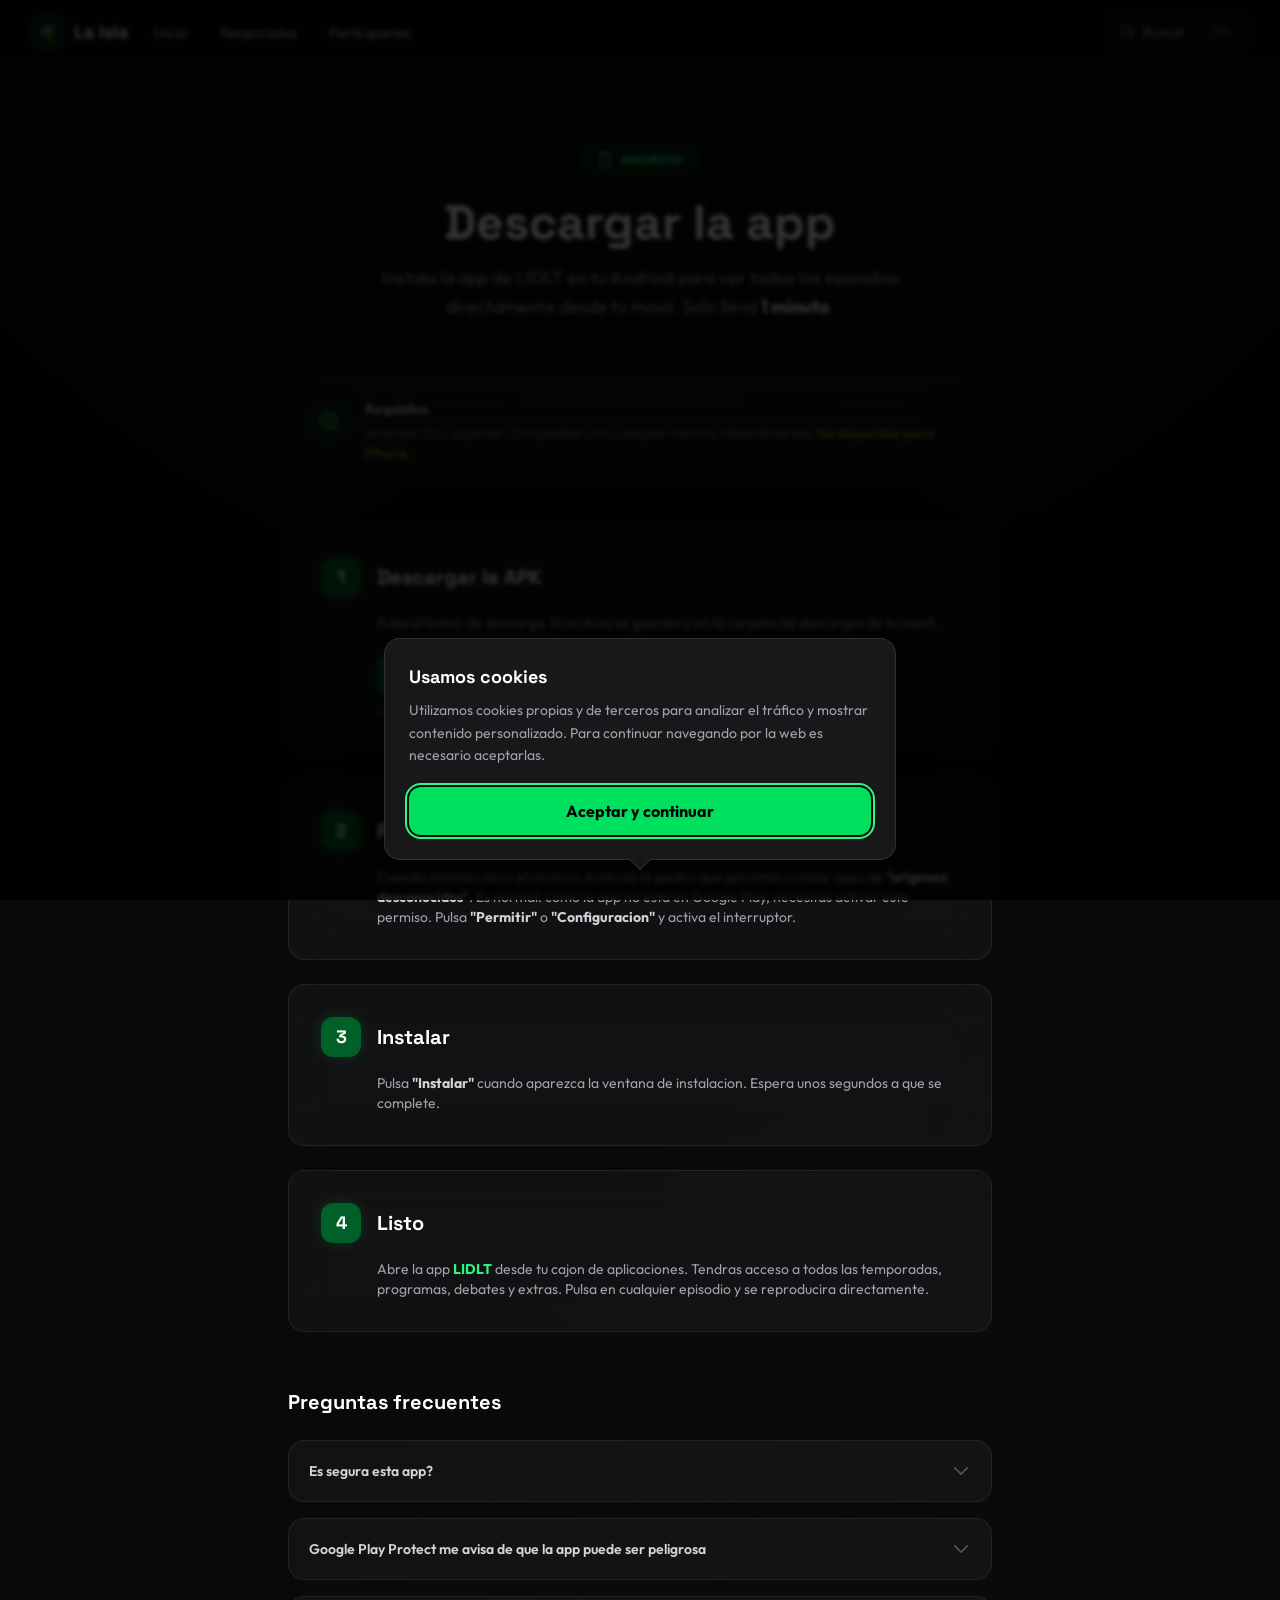
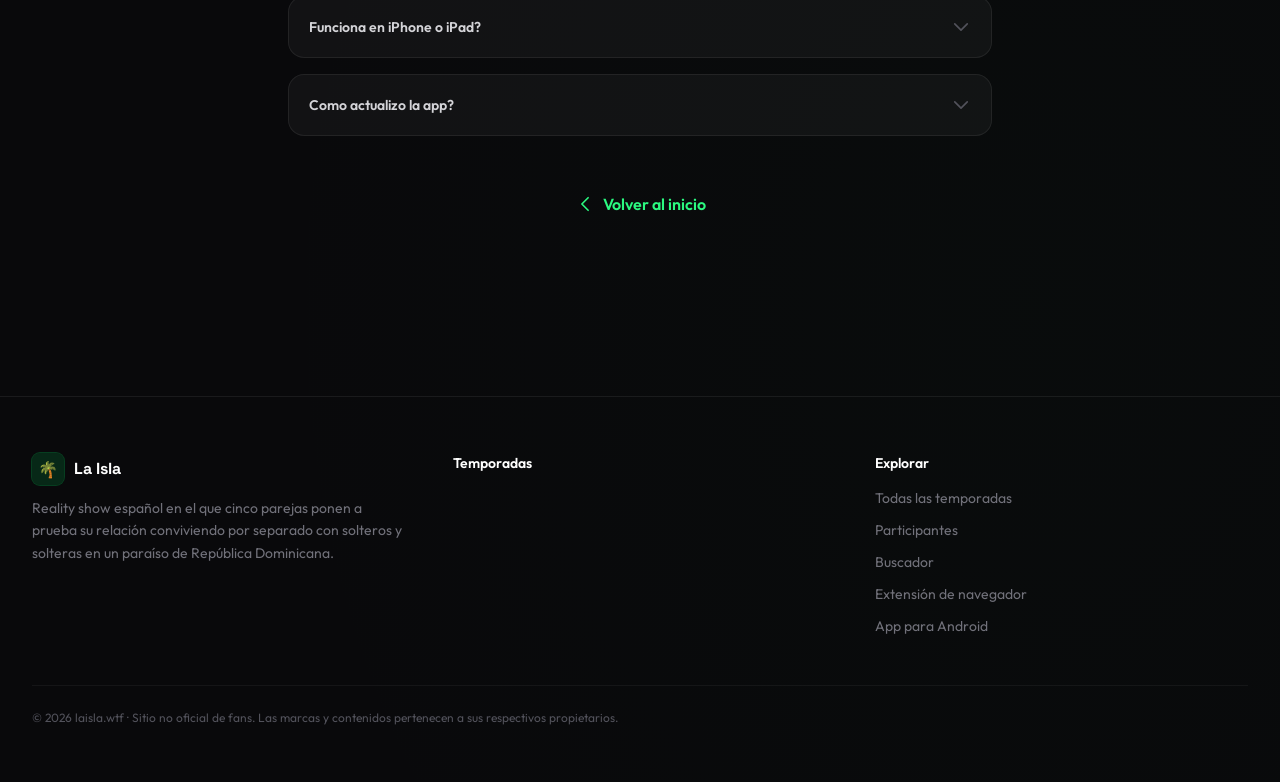
<file: app/index.html>
<!DOCTYPE html><html lang="es"><head><meta charSet="utf-8"/><meta name="viewport" content="width=device-width, initial-scale=1"/><link rel="stylesheet" href="/_next/static/chunks/2ipsvptw6dx37.css" data-precedence="next"/><link rel="preload" as="script" fetchPriority="low" href="/_next/static/chunks/310vm2bl3xxpt.js"/><script src="/_next/static/chunks/0y-dctk-kmqss.js" async=""></script><script src="/_next/static/chunks/1mh6a-0e61pyc.js" async=""></script><script src="/_next/static/chunks/1hax-r4j1tvwy.js" async=""></script><script src="/_next/static/chunks/turbopack-0ufqq8f11pvk-.js" async=""></script><script src="/_next/static/chunks/2oxhdzv-7f0c0.js" async=""></script><link rel="preload" href="https://fonts.googleapis.com/css2?family=Outfit:wght@400;500;600;700;800&amp;family=Space+Grotesk:wght@600;700&amp;display=swap" as="style" media="print"/><meta name="theme-color" content="#09090b"/><title>Descargar la app | La Isla de las Tentaciones</title><meta name="description" content="Descarga la app gratuita de LIDLT para Android y ve todos los episodios de La Isla de las Tentaciones sin limites."/><link rel="manifest" href="/manifest.webmanifest"/><meta name="robots" content="index, follow, max-image-preview:large, max-snippet:-1, max-video-preview:-1"/><meta name="apple-mobile-web-app-title" content="La Isla"/><link rel="canonical" href="https://laisla.wtf/app/"/><link rel="alternate" hrefLang="es" href="https://laisla.wtf/app/"/><link rel="alternate" hrefLang="x-default" href="https://laisla.wtf/app/"/><meta property="og:title" content="Descargar la app"/><meta property="og:description" content="Descarga la app gratuita de LIDLT para Android y ve todos los episodios de La Isla de las Tentaciones sin limites."/><meta property="og:url" content="https://laisla.wtf/app/"/><meta property="og:site_name" content="La Isla de las Tentaciones"/><meta property="og:locale" content="es_ES"/><meta property="og:image" content="https://laisla.wtf/images/og-default.jpg"/><meta property="og:image:alt" content="Descargar la app"/><meta property="og:type" content="website"/><meta name="twitter:card" content="summary_large_image"/><meta name="twitter:title" content="Descargar la app"/><meta name="twitter:description" content="Descarga la app gratuita de LIDLT para Android y ve todos los episodios de La Isla de las Tentaciones sin limites."/><meta name="twitter:image" content="https://laisla.wtf/images/og-default.jpg"/><link rel="icon" href="/favicon.svg" type="image/svg+xml"/><link rel="apple-touch-icon" href="/apple-touch-icon.png"/><link rel="preconnect" href="https://raw.laisla.wtf" crossorigin="anonymous"/><link rel="preconnect" href="https://album.mediaset.es"/><link rel="dns-prefetch" href="https://album.mediaset.es"/><link rel="preconnect" href="https://fonts.googleapis.com"/><link rel="preconnect" href="https://fonts.gstatic.com" crossorigin="anonymous"/><script>
(function () {
  var base = 'https://raw.laisla.wtf/data';
  var p = location.pathname.replace(/\/+$/, '') || '/';
  var needsContent = ['/', '/temporadas', '/temporada', '/ver', '/buscar'].indexOf(p) !== -1;
  var needsPeople = ['/', '/temporadas', '/temporada', '/participantes', '/participante', '/buscar'].indexOf(p) !== -1;
  function get(file) {
    var pr = fetch(base + '/' + file, { cache: 'no-cache' }).then(function (r) {
      if (!r.ok) throw new Error(file + ' ' + r.status);
      return r.json();
    });
    // La vista la consume más tarde: sin esto el navegador avisaría de una
    // promesa rechazada sin manejar si el JSON falla.
    pr.catch(function () {});
    return pr;
  }
  var early = {};
  if (needsContent) early.content = get('content.json');
  if (needsPeople) early.people = get('participants.json');
  window.__lidltEarly = early;
})();</script><link id="fonts-css" rel="stylesheet" href="https://fonts.googleapis.com/css2?family=Outfit:wght@400;500;600;700;800&amp;family=Space+Grotesk:wght@600;700&amp;display=swap" media="print"/><script>(function(l){if(!l)return;function on(){l.media='all'}if(l.sheet){on()}else{l.addEventListener('load',on)}})(document.getElementById('fonts-css'));</script><noscript><link rel="stylesheet" href="https://fonts.googleapis.com/css2?family=Outfit:wght@400;500;600;700;800&amp;family=Space+Grotesk:wght@600;700&amp;display=swap"/></noscript><script>
try {
  if (!localStorage.getItem('cookie_ok')) {
    document.documentElement.classList.add('needs-consent');
  }
} catch (e) {
  document.documentElement.classList.add('needs-consent');
}</script><style>
.needs-consent,
.needs-consent body {
  overflow: hidden !important;
}
.needs-consent #cookie-gate {
  display: flex !important;
}</style><script type="application/ld+json">{"@context":"https://schema.org","@graph":[{"@type":"WebSite","@id":"https://laisla.wtf/#website","url":"https://laisla.wtf/","name":"La Isla de las Tentaciones","inLanguage":"es-ES","potentialAction":{"@type":"SearchAction","target":{"@type":"EntryPoint","urlTemplate":"https://laisla.wtf/buscar/?q={search_term_string}"},"query-input":"required name=search_term_string"}}]}</script><script defer="" src="/shield.js"></script><script src="/_next/static/chunks/0cz1d0mv5g_q7.js" noModule=""></script></head><body class="flex min-h-screen flex-col bg-isla-dark text-white"><div hidden=""><!--$--><!--/$--></div><a href="#contenido" class="sr-only focus:not-sr-only focus:fixed focus:left-4 focus:top-4 focus:z-[100] focus:rounded-xl focus:bg-brand-500 focus:px-4 focus:py-2 focus:font-semibold focus:text-black">Saltar al contenido</a><div class="page-glow pointer-events-none fixed inset-0 z-0 overflow-hidden" aria-hidden="true"><div class="absolute -top-1/3 left-1/4 h-[400px] w-[800px] rounded-full bg-brand-500/[0.035] blur-[150px]"></div><div class="absolute bottom-0 right-1/4 h-[300px] w-[600px] rounded-full bg-brand-600/[0.025] blur-[120px]"></div></div><header class="bar-blur sticky top-0 z-50 border-b border-white/[0.07]"><nav class="mx-auto flex h-16 max-w-7xl items-center gap-1 px-4 sm:px-6 lg:px-8" aria-label="Principal"><a href="/" class="focus-ring group mr-2 flex items-center gap-2.5 rounded-xl" aria-label="La Isla de las Tentaciones — Inicio"><span class="flex h-8 w-8 items-center justify-center rounded-lg bg-brand-500/15 text-base ring-1 ring-brand-500/25" aria-hidden="true">🌴</span><span class="font-display text-lg font-bold leading-none text-white transition-colors group-hover:text-brand-400">La Isla</span></a><ul class="hidden items-center gap-1 sm:flex"><li><a href="/" class="focus-ring relative rounded-xl px-3.5 py-2 text-sm font-medium transition-colors text-zinc-400 hover:text-white">Inicio</a></li><li><a href="/temporadas/" class="focus-ring relative rounded-xl px-3.5 py-2 text-sm font-medium transition-colors text-zinc-400 hover:text-white">Temporadas</a></li><li><a href="/participantes/" class="focus-ring relative rounded-xl px-3.5 py-2 text-sm font-medium transition-colors text-zinc-400 hover:text-white">Participantes</a></li></ul><div class="ml-auto flex items-center gap-2"><button type="button" data-search-trigger="true" class="focus-ring flex items-center gap-2 rounded-xl border border-white/[0.08] bg-white/[0.03] py-2 pl-3 pr-2.5 text-sm text-zinc-400 transition-colors hover:border-white/[0.16] hover:text-white" aria-label="Buscar episodios y participantes"><svg class="h-4 w-4 flex-shrink-0" fill="none" stroke="currentColor" stroke-width="2" viewBox="0 0 24 24" aria-hidden="true"><path stroke-linecap="round" stroke-linejoin="round" d="m21 21-5.2-5.2m0 0a7.5 7.5 0 1 0-10.6-10.6 7.5 7.5 0 0 0 10.6 10.6Z"></path></svg><span class="hidden md:inline">Buscar</span><kbd class="ml-3 hidden rounded border border-white/10 px-1.5 py-0.5 font-sans text-[10px] text-zinc-500 md:block">⌘K</kbd></button><details class="nav-menu sm:hidden"><summary class="focus-ring flex cursor-pointer list-none items-center rounded-xl p-2 text-zinc-400 transition-colors hover:bg-white/[0.05] hover:text-white" aria-label="Abrir menú"><svg class="h-5 w-5" fill="none" stroke="currentColor" stroke-width="2" viewBox="0 0 24 24" aria-hidden="true"><path stroke-linecap="round" stroke-linejoin="round" d="M3.75 9h16.5m-16.5 6.75h16.5"></path></svg></summary><div class="absolute inset-x-0 top-full z-50 border-b border-white/[0.08] bg-isla-surface/95 p-3 shadow-2xl backdrop-blur-2xl"><ul class="space-y-1"><li><a href="/" class="focus-ring block rounded-xl px-4 py-3 text-sm font-medium transition-colors text-zinc-300 hover:bg-white/[0.06] hover:text-white">Inicio</a></li><li><a href="/temporadas/" class="focus-ring block rounded-xl px-4 py-3 text-sm font-medium transition-colors text-zinc-300 hover:bg-white/[0.06] hover:text-white">Temporadas</a></li><li><a href="/participantes/" class="focus-ring block rounded-xl px-4 py-3 text-sm font-medium transition-colors text-zinc-300 hover:bg-white/[0.06] hover:text-white">Participantes</a></li></ul></div></details></div></nav></header><main id="contenido" class="relative z-10 flex-1"><section class="max-w-3xl mx-auto px-4 sm:px-6 lg:px-8 py-12 sm:py-20"><div class="text-center mb-14 animate-slide-up" style="opacity:0"><div class="inline-flex items-center gap-2 px-4 py-1.5 rounded-full bg-brand-600/20 border border-brand-600/30 text-brand-400 text-xs font-bold uppercase tracking-wider mb-6"><svg class="w-4 h-4" fill="none" stroke="currentColor" stroke-width="2" viewBox="0 0 24 24"><path stroke-linecap="round" stroke-linejoin="round" d="M10.5 1.5H8.25A2.25 2.25 0 0 0 6 3.75v16.5a2.25 2.25 0 0 0 2.25 2.25h7.5A2.25 2.25 0 0 0 18 20.25V3.75a2.25 2.25 0 0 0-2.25-2.25H13.5m-3 0V3h3V1.5m-3 0h3"></path></svg>Android</div><h1 class="font-display text-3xl sm:text-4xl lg:text-5xl font-bold text-white mb-4">Descargar la app</h1><p class="text-zinc-400 text-lg max-w-xl mx-auto leading-relaxed">Instala la app de LIDLT en tu Android para ver todos los episodios directamente desde tu movil. Solo lleva<!-- --> <strong class="text-white">1 minuto</strong>.</p></div><div class="glass rounded-2xl p-5 mb-10 flex items-start gap-4 animate-fade-in-up" style="opacity:0;animation-delay:0.1s"><div class="w-10 h-10 rounded-xl bg-brand-600/20 flex items-center justify-center flex-shrink-0 mt-0.5"><svg class="w-5 h-5 text-brand-400" fill="none" stroke="currentColor" stroke-width="2" viewBox="0 0 24 24"><path stroke-linecap="round" stroke-linejoin="round" d="m11.25 11.25.041-.02a.75.75 0 0 1 1.063.852l-.708 2.836a.75.75 0 0 0 1.063.853l.041-.021M21 12a9 9 0 1 1-18 0 9 9 0 0 1 18 0Zm-9-3.75h.008v.008H12V8.25Z"></path></svg></div><div><p class="text-sm text-zinc-300 font-semibold mb-1">Requisitos</p><p class="text-sm text-zinc-500">Android 7.0 o superior. Compatible con cualquier movil o tablet Android.<!-- --> <span class="text-amber-400/80">No disponible para iPhone.</span></p></div></div><div class="space-y-6"><div class="guide-step glass rounded-2xl overflow-hidden animate-fade-in-up" style="opacity:0;animation-delay:0.15s"><div class="p-6 sm:p-8"><div class="flex items-center gap-4 mb-4"><div class="step-number w-10 h-10 rounded-xl bg-brand-600 flex items-center justify-center flex-shrink-0 shadow-glow-sm"><span class="font-display text-lg font-bold text-white">1</span></div><h2 class="font-display text-xl font-bold text-white">Descargar la APK</h2></div><p class="text-zinc-400 text-sm mb-5 ml-14">Pulsa el boton de descarga. El archivo se guardara en la carpeta de descargas de tu movil.</p><div class="ml-14"><a href="/lidlt.apk" download="" class="inline-flex items-center gap-2.5 px-6 py-3 bg-brand-600 hover:bg-brand-700 text-white font-bold rounded-xl shadow-glow-brand transition-all hover:scale-[1.02] active:scale-[0.98] text-sm"><svg class="w-5 h-5" fill="none" stroke="currentColor" stroke-width="2" viewBox="0 0 24 24"><path stroke-linecap="round" stroke-linejoin="round" d="M3 16.5v2.25A2.25 2.25 0 0 0 5.25 21h13.5A2.25 2.25 0 0 0 21 18.75V16.5M16.5 12 12 16.5m0 0L7.5 12m4.5 4.5V3"></path></svg>Descargar APK</a><p class="text-xs text-zinc-600 mt-2">lidlt.apk (~10 MB</p></div></div></div><div class="guide-step glass rounded-2xl overflow-hidden animate-fade-in-up" style="opacity:0;animation-delay:0.2s"><div class="p-6 sm:p-8"><div class="flex items-center gap-4 mb-4"><div class="step-number w-10 h-10 rounded-xl bg-brand-600 flex items-center justify-center flex-shrink-0 shadow-glow-sm"><span class="font-display text-lg font-bold text-white">2</span></div><h2 class="font-display text-xl font-bold text-white">Permitir la instalacion</h2></div><p class="text-zinc-400 text-sm ml-14">Cuando intentes abrir el archivo, Android te pedira que permitas instalar apps de<!-- --> <strong class="text-zinc-300">&quot;origenes desconocidos&quot;</strong>. Es normal: como la app no esta en Google Play, necesitas activar este permiso. Pulsa <strong class="text-zinc-300">&quot;Permitir&quot;</strong> o<!-- --> <strong class="text-zinc-300">&quot;Configuracion&quot;</strong> y activa el interruptor.</p></div></div><div class="guide-step glass rounded-2xl overflow-hidden animate-fade-in-up" style="opacity:0;animation-delay:0.25s"><div class="p-6 sm:p-8"><div class="flex items-center gap-4 mb-4"><div class="step-number w-10 h-10 rounded-xl bg-brand-600 flex items-center justify-center flex-shrink-0 shadow-glow-sm"><span class="font-display text-lg font-bold text-white">3</span></div><h2 class="font-display text-xl font-bold text-white">Instalar</h2></div><p class="text-zinc-400 text-sm ml-14">Pulsa <strong class="text-zinc-300">&quot;Instalar&quot;</strong> cuando aparezca la ventana de instalacion. Espera unos segundos a que se complete.</p></div></div><div class="guide-step glass rounded-2xl overflow-hidden animate-fade-in-up" style="opacity:0;animation-delay:0.3s"><div class="p-6 sm:p-8"><div class="flex items-center gap-4 mb-4"><div class="step-number w-10 h-10 rounded-xl bg-brand-600 flex items-center justify-center flex-shrink-0 shadow-glow-sm"><span class="font-display text-lg font-bold text-white">4</span></div><h2 class="font-display text-xl font-bold text-white">Listo</h2></div><p class="text-zinc-400 text-sm ml-14">Abre la app <strong class="text-brand-400">LIDLT</strong> desde tu cajon de aplicaciones. Tendras acceso a todas las temporadas, programas, debates y extras. Pulsa en cualquier episodio y se reproducira directamente.</p></div></div></div><div class="mt-14 space-y-4 animate-fade-in-up" style="opacity:0;animation-delay:0.4s"><h2 class="font-display text-xl font-bold text-white mb-6">Preguntas frecuentes</h2><details class="glass rounded-2xl group"><summary class="flex items-center justify-between cursor-pointer p-5 text-sm font-semibold text-zinc-300 hover:text-white transition-colors">Es segura esta app?<svg class="w-5 h-5 text-zinc-600 group-open:rotate-180 transition-transform" fill="none" stroke="currentColor" stroke-width="2" viewBox="0 0 24 24"><path stroke-linecap="round" stroke-linejoin="round" d="m19.5 8.25-7.5 7.5-7.5-7.5"></path></svg></summary><div class="px-5 pb-5 text-sm text-zinc-500 leading-relaxed border-t border-white/[0.04] pt-4">Si. La app solo carga los videos del servidor y los reproduce. No recopila datos personales, no requiere registro y no accede a tus contactos, camara ni ningun otro permiso sensible. Solo necesita acceso a Internet.</div></details><details class="glass rounded-2xl group"><summary class="flex items-center justify-between cursor-pointer p-5 text-sm font-semibold text-zinc-300 hover:text-white transition-colors">Google Play Protect me avisa de que la app puede ser peligrosa<svg class="w-5 h-5 text-zinc-600 group-open:rotate-180 transition-transform" fill="none" stroke="currentColor" stroke-width="2" viewBox="0 0 24 24"><path stroke-linecap="round" stroke-linejoin="round" d="m19.5 8.25-7.5 7.5-7.5-7.5"></path></svg></summary><div class="px-5 pb-5 text-sm text-zinc-500 leading-relaxed border-t border-white/[0.04] pt-4">Es normal. Google muestra ese aviso para cualquier app que no este publicada en Google Play. Pulsa<!-- --> <strong class="text-zinc-400">&quot;Instalar de todas formas&quot;</strong> para continuar.</div></details><details class="glass rounded-2xl group"><summary class="flex items-center justify-between cursor-pointer p-5 text-sm font-semibold text-zinc-300 hover:text-white transition-colors">Funciona en iPhone o iPad?<svg class="w-5 h-5 text-zinc-600 group-open:rotate-180 transition-transform" fill="none" stroke="currentColor" stroke-width="2" viewBox="0 0 24 24"><path stroke-linecap="round" stroke-linejoin="round" d="m19.5 8.25-7.5 7.5-7.5-7.5"></path></svg></summary><div class="px-5 pb-5 text-sm text-zinc-500 leading-relaxed border-t border-white/[0.04] pt-4">No, la app solo esta disponible para Android. En iPhone puedes usar la version web desde Safari o Chrome.</div></details><details class="glass rounded-2xl group"><summary class="flex items-center justify-between cursor-pointer p-5 text-sm font-semibold text-zinc-300 hover:text-white transition-colors">Como actualizo la app?<svg class="w-5 h-5 text-zinc-600 group-open:rotate-180 transition-transform" fill="none" stroke="currentColor" stroke-width="2" viewBox="0 0 24 24"><path stroke-linecap="round" stroke-linejoin="round" d="m19.5 8.25-7.5 7.5-7.5-7.5"></path></svg></summary><div class="px-5 pb-5 text-sm text-zinc-500 leading-relaxed border-t border-white/[0.04] pt-4">Vuelve a esta pagina y descarga la ultima version. Instalala encima de la anterior — tus datos se mantendran.</div></details></div><div class="text-center mt-14 animate-fade-in-up" style="opacity:0;animation-delay:0.5s"><a href="/" class="inline-flex items-center gap-2 text-brand-400 hover:text-brand-300 font-semibold transition-colors"><svg class="w-5 h-5" fill="none" stroke="currentColor" stroke-width="2" viewBox="0 0 24 24"><path stroke-linecap="round" stroke-linejoin="round" d="M15.75 19.5 8.25 12l7.5-7.5"></path></svg>Volver al inicio</a></div></section><!--$--><!--/$--></main><footer class="relative z-10 mt-24 border-t border-white/[0.07]"><div class="mx-auto max-w-7xl px-4 py-14 sm:px-6 lg:px-8"><div class="grid grid-cols-2 gap-8 md:grid-cols-3 lg:gap-12"><div class="col-span-2 md:col-span-1"><div class="mb-3 flex items-center gap-2.5"><span class="flex h-8 w-8 items-center justify-center rounded-lg bg-brand-500/15 text-base ring-1 ring-brand-500/25" aria-hidden="true">🌴</span><span class="font-display font-bold text-white">La Isla</span></div><p class="text-sm leading-relaxed text-zinc-500">Reality show español en el que cinco parejas ponen a prueba su relación conviviendo por separado con solteros y solteras en un paraíso de República Dominicana.</p></div><nav aria-labelledby="footer-seasons"><h2 id="footer-seasons" class="mb-3 text-sm font-semibold text-white">Temporadas</h2><ul class="grid grid-cols-2 gap-x-4 gap-y-2"></ul></nav><nav aria-labelledby="footer-explore"><h2 id="footer-explore" class="mb-3 text-sm font-semibold text-white">Explorar</h2><ul class="space-y-2"><li><a href="/temporadas/" class="focus-ring rounded text-sm text-zinc-500 transition-colors hover:text-brand-400">Todas las temporadas</a></li><li><a href="/participantes/" class="focus-ring rounded text-sm text-zinc-500 transition-colors hover:text-brand-400">Participantes</a></li><li><a href="/buscar/" class="focus-ring rounded text-sm text-zinc-500 transition-colors hover:text-brand-400">Buscador</a></li><li><a href="/extension/" class="focus-ring rounded text-sm text-zinc-500 transition-colors hover:text-brand-400">Extensión de navegador</a></li><li><a href="/app/" class="focus-ring rounded text-sm text-zinc-500 transition-colors hover:text-brand-400">App para Android</a></li></ul></nav></div><div class="mt-12 flex flex-col items-center justify-between gap-3 border-t border-white/[0.05] pt-6 sm:flex-row"><p class="text-xs text-zinc-600">© <!-- -->2026<!-- --> laisla.wtf · Sitio no oficial de fans. Las marcas y contenidos pertenecen a sus respectivos propietarios.</p></div></div></footer><div id="android-popup" class="fixed inset-x-0 bottom-0 z-[9998] hidden p-4"><div class="mx-auto max-w-md rounded-2xl border border-white/10 bg-zinc-900 p-5 shadow-2xl"><div class="mb-4 flex items-center gap-3"><span class="flex h-11 w-11 items-center justify-center rounded-xl bg-brand-500/15 text-2xl" aria-hidden="true">🌴</span><div><h2 class="font-display text-base font-bold text-white">La Isla para Android</h2><p class="text-xs text-zinc-500">Sin navegador, sin anuncios</p></div></div><div class="flex gap-3"><button type="button" id="android-popup-close" class="focus-ring flex-1 rounded-xl border border-white/10 px-4 py-2.5 text-sm font-medium text-zinc-400 transition-colors hover:bg-white/[0.04]">Ahora no</button><a href="/app/" class="focus-ring flex-1 rounded-xl bg-brand-500 px-4 py-2.5 text-center text-sm font-semibold text-black transition-colors hover:bg-brand-400">Descargar</a></div></div></div><div id="cookie-gate" class="fixed inset-0 z-[10100] hidden items-end justify-center" role="dialog" aria-modal="true" aria-labelledby="cookie-title"><div class="absolute inset-0 bg-black/80 backdrop-blur-[2px]"></div><div class="relative mx-auto mb-6 w-[min(92vw,34rem)] px-4 sm:mb-10"><div class="relative rounded-2xl border border-white/10 bg-zinc-900 p-6 shadow-2xl"><div class="absolute -bottom-2 left-1/2 h-4 w-4 -translate-x-1/2 rotate-45 border-b border-r border-white/10 bg-zinc-900" aria-hidden="true"></div><h2 id="cookie-title" class="font-display text-lg font-bold text-white">Usamos cookies</h2><p class="mt-2 text-sm leading-relaxed text-zinc-400">Utilizamos cookies propias y de terceros para analizar el tráfico y mostrar contenido personalizado. Para continuar navegando por la web es necesario aceptarlas.</p><button type="button" id="cookie-accept" class="focus-ring mt-5 w-full rounded-xl bg-brand-500 px-5 py-3 font-bold text-black transition-colors hover:bg-brand-400">Aceptar y continuar</button></div></div></div><script>
(function () {
  // Normaliza la ruta a su forma con barra final. Las URLs se generan
  // siempre así, pero un enlace antiguo o un marcador puede no llevarla.
  if (!/\.[a-z0-9]+$/i.test(location.pathname) && !location.pathname.endsWith('/')) {
    history.replaceState(null, '', location.pathname + '/' + location.search + location.hash);
  }

  var path = location.pathname;
  var ua = navigator.userAgent || '';

  function store(k, v) { try { localStorage.setItem(k, v); } catch (e) {} }
  function read(k) { try { return localStorage.getItem(k); } catch (e) { return null; } }

  // ── Puerta de consentimiento ──
  function loadAnalytics() {
    if (/^\/(extension|app)(\/|$)/.test(path)) return;
    var s = document.createElement('script');
    s.src = '/lidlt.js';
    s.defer = true;
    document.head.appendChild(s);
  }

  if (read('cookie_ok')) {
    document.documentElement.classList.remove('needs-consent');
    loadAnalytics();
  } else {
    var accept = document.getElementById('cookie-accept');
    if (accept) {
      accept.focus({ preventScroll: true });
      accept.addEventListener('click', function () {
        store('cookie_ok', '1');
        document.documentElement.classList.remove('needs-consent');
        loadAnalytics();
      });
    }

    // Mientras no acepte no se navega: ni con teclado ni con atajos.
    document.addEventListener(
      'keydown',
      function (e) {
        if (!document.documentElement.classList.contains('needs-consent')) return;
        if (e.key === 'Tab') {
          e.preventDefault();
          accept && accept.focus({ preventScroll: true });
        } else if (e.key === 'Enter' || e.key === ' ') {
          if (document.activeElement === accept) return;
          e.preventDefault();
        } else if (e.key !== 'F5' && !e.metaKey && !e.ctrlKey) {
          e.preventDefault();
        }
      },
      true,
    );
  }

  // ── Android app invite ──
  if (/Android/i.test(ua) && !read('android_popup_seen') && !/^\/app(\/|$)/.test(path)) {
    setTimeout(function () {
      var p = document.getElementById('android-popup');
      if (!p) return;
      p.classList.remove('hidden');
      var close = document.getElementById('android-popup-close');
      if (close) close.addEventListener('click', function () {
        p.classList.add('hidden');
        store('android_popup_seen', '1');
      });
    }, 2500);
  }

  // ── Service worker ──
  // En local nunca: un SW cacheando CSS/JS de URLs fijas deja el
  // navegador servido con estilos de una build anterior, y el problema
  // es invisible porque no da ningún error. Si hay uno instalado de
  // antes, se elimina junto con sus cachés.
  var esLocal = /^(localhost|127\.0\.0\.1|\[::1\])$/.test(location.hostname);

  if ('serviceWorker' in navigator) {
    if (esLocal) {
      navigator.serviceWorker.getRegistrations().then(function (rs) {
        rs.forEach(function (r) { r.unregister(); });
      }).catch(function () {});
      if (window.caches && caches.keys) {
        caches.keys().then(function (ks) {
          ks.forEach(function (k) { caches.delete(k); });
        }).catch(function () {});
      }
    } else {
      window.addEventListener('load', function () {
        navigator.serviceWorker.register('/sw.js').catch(function () {});
      });
    }
  }
})();</script><script src="/_next/static/chunks/310vm2bl3xxpt.js" id="_R_" async=""></script><script>(self.__next_f=self.__next_f||[]).push([0])</script><script>self.__next_f.push([1,"1:\"$Sreact.fragment\"\nf:I[68027,[\"/_next/static/chunks/2oxhdzv-7f0c0.js\"],\"default\",1]\n:HL[\"/_next/static/chunks/2ipsvptw6dx37.css\",\"style\"]\n:HL[\"https://fonts.googleapis.com/css2?family=Outfit:wght@400;500;600;700;800\u0026family=Space+Grotesk:wght@600;700\u0026display=swap\",\"style\",{\"media\":\"print\"}]\n2:[\"$\",\"link\",null,{\"rel\":\"stylesheet\",\"href\":\"https://fonts.googleapis.com/css2?family=Outfit:wght@400;500;600;700;800\u0026family=Space+Grotesk:wght@600;700\u0026display=swap\"}]\nd:X\n0:{\"P\":null,\"c\":[\"\",\"app\",\"\"],\"q\":\"\",\"i\":false,\"f\":[[[\"\",{\"children\":[\"app\",{\"children\":[\"__PAGE__\",{},\"$undefined\",\"$undefined\",4608]},\"$undefined\",\"$undefined\",4608]},\"$undefined\",\"$undefined\",4624],[[\"$\",\"$1\",\"c\",{\"children\":[[[\"$\",\"link\",\"0\",{\"rel\":\"stylesheet\",\"href\":\"/_next/static/chunks/2ipsvptw6dx37.css\",\"precedence\":\"next\",\"crossOrigin\":\"$undefined\",\"nonce\":\"$undefined\"}],[\"$\",\"script\",\"script-0\",{\"src\":\"/_next/static/chunks/2oxhdzv-7f0c0.js\",\"async\":true,\"nonce\":\"$undefined\"}]],[\"$\",\"html\",null,{\"lang\":\"es\",\"suppressHydrationWarning\":true,\"children\":[[\"$\",\"head\",null,{\"children\":[[\"$\",\"script\",null,{\"dangerouslySetInnerHTML\":{\"__html\":\"\\n(function () {\\n  var base = 'https://raw.laisla.wtf/data';\\n  var p = location.pathname.replace(/\\\\/+$/, '') || '/';\\n  var needsContent = ['/', '/temporadas', '/temporada', '/ver', '/buscar'].indexOf(p) !== -1;\\n  var needsPeople = ['/', '/temporadas', '/temporada', '/participantes', '/participante', '/buscar'].indexOf(p) !== -1;\\n  function get(file) {\\n    var pr = fetch(base + '/' + file, { cache: 'no-cache' }).then(function (r) {\\n      if (!r.ok) throw new Error(file + ' ' + r.status);\\n      return r.json();\\n    });\\n    // La vista la consume más tarde: sin esto el navegador avisaría de una\\n    // promesa rechazada sin manejar si el JSON falla.\\n    pr.catch(function () {});\\n    return pr;\\n  }\\n  var early = {};\\n  if (needsContent) early.content = get('content.json');\\n  if (needsPeople) early.people = get('participants.json');\\n  window.__lidltEarly = early;\\n})();\"}}],[\"$\",\"link\",null,{\"rel\":\"preconnect\",\"href\":\"https://raw.laisla.wtf\",\"crossOrigin\":\"anonymous\"}],[\"$\",\"link\",null,{\"rel\":\"preconnect\",\"href\":\"https://album.mediaset.es\"}],[\"$\",\"link\",null,{\"rel\":\"dns-prefetch\",\"href\":\"https://album.mediaset.es\"}],[\"$\",\"link\",null,{\"rel\":\"preconnect\",\"href\":\"https://fonts.googleapis.com\"}],[\"$\",\"link\",null,{\"rel\":\"preconnect\",\"href\":\"https://fonts.gstatic.com\",\"crossOrigin\":\"anonymous\"}],[\"$\",\"link\",null,{\"id\":\"fonts-css\",\"rel\":\"stylesheet\",\"href\":\"https://fonts.googleapis.com/css2?family=Outfit:wght@400;500;600;700;800\u0026family=Space+Grotesk:wght@600;700\u0026display=swap\",\"media\":\"print\"}],[\"$\",\"script\",null,{\"dangerouslySetInnerHTML\":{\"__html\":\"(function(l){if(!l)return;function on(){l.media='all'}if(l.sheet){on()}else{l.addEventListener('load',on)}})(document.getElementById('fonts-css'));\"}}],[\"$\",\"noscript\",null,{\"children\":\"$2\"}],[\"$\",\"script\",null,{\"dangerouslySetInnerHTML\":{\"__html\":\"\\ntry {\\n  if (!localStorage.getItem('cookie_ok')) {\\n    document.documentElement.classList.add('needs-consent');\\n  }\\n} catch (e) {\\n  document.documentElement.classList.add('needs-consent');\\n}\"}}],[\"$\",\"style\",null,{\"dangerouslySetInnerHTML\":{\"__html\":\"\\n.needs-consent,\\n.needs-consent body {\\n  overflow: hidden !important;\\n}\\n.needs-consent #cookie-gate {\\n  display: flex !important;\\n}\"}}],[\"$\",\"script\",null,{\"type\":\"application/ld+json\",\"dangerouslySetInnerHTML\":{\"__html\":\"{\\\"@context\\\":\\\"https://schema.org\\\",\\\"@graph\\\":[{\\\"@type\\\":\\\"WebSite\\\",\\\"@id\\\":\\\"https://laisla.wtf/#website\\\",\\\"url\\\":\\\"https://laisla.wtf/\\\",\\\"name\\\":\\\"La Isla de las Tentaciones\\\",\\\"inLanguage\\\":\\\"es-ES\\\",\\\"potentialAction\\\":{\\\"@type\\\":\\\"SearchAction\\\",\\\"target\\\":{\\\"@type\\\":\\\"EntryPoint\\\",\\\"urlTemplate\\\":\\\"https://laisla.wtf/buscar/?q={search_term_string}\\\"},\\\"query-input\\\":\\\"required name=search_term_string\\\"}}]}\"}}],[\"$\",\"script\",null,{\"defer\":true,\"src\":\"/shield.js\"}]]}],[\"$\",\"body\",null,{\"className\":\"flex min-h-screen flex-col bg-isla-dark text-white\",\"children\":[[\"$\",\"a\",null,{\"href\":\"#contenido\",\"className\":\"sr-only focus:not-sr-only focus:fixed focus:left-4 focus:top-4 focus:z-[100] focus:rounded-xl focus:bg-brand-500 focus:px-4 focus:py-2 focus:font-semibold focus:text-black\",\"children\":\"Saltar al contenido\"}],[\"$\",\"div\",null,{\"className\":\"page-glow pointer-events-none fixed inset-0 z-0 overflow-hidden\",\"aria-hidden\":\"true\",\"children\":[[\"$\",\"div\",null,{\"className\":\"absolute -top-1/3 left-1/4 h-[400px] w-[800px] rounded-full bg-brand-500/[0.035] blur-[150px]\"}],\"$L3\"]}],\"$L4\",\"$L5\",\"$L6\",\"$L7\",\"$L8\",\"$L9\",\"$La\"]}]]}]]}],{\"children\":[\"$Lb\",{\"children\":[\"$Lc\",{},null,false,null]},null,false,\"$d\"]},null,false,null],\"$Le\",false]],\"m\":\"$undefined\",\"G\":[\"$f\",[\"$L10\"]],\"S\":true,\"h\":null,\"r\":\"$undefined\",\"s\":\"$undefined\",\"a\":\"$undefined\",\"l\":\"$undefined\",\"p\":\"$undefined\",\"d\":\"$undefined\",\"b\":\"DXAw2PQ5NSpO98jMLINnd\"}\n11:I[54787,[\"/_next/static/chunks/2oxhdzv-7f0c0.js\"],\"default\"]\n12:I[27754,[\"/_next/static/chunks/2oxhdzv-7f0c0.js\"],\"default\"]\n13:I[27922,[\"/_next/static/chunks/2oxhdzv-7f0c0.js\"],\"default\"]\n14:I[39756,[\"/_next/static/chunks/2oxhdzv-7f0c0.js\"],\"default\"]\n15:I[37457,[\"/_next/static/chunks/2oxhdzv-7f0c0.js\"],\"default\"]\n16:I[18703,[\"/_next/static/chunks/2oxhdzv-7f0c0.js\"],\"default\"]\n1f:I[97367,[\"/_next/static/chunks/2oxhdzv-7f0c0.js\"],\"ViewportBoundary\"]\n21:I[97367,[\"/_next/static/chunks/2oxhdzv-7f0c0.js\"],\"MetadataBoundary\"]\n22:\"$Sreact.suspense\"\n3:[\"$\",\"div\",null,{\"className\":\"absolute bottom-0 right-1/4 h-[300px] w-[600px] rounded-full bg-brand-600/[0.025] blur-[120px]\"}]\n4:[[\"$\",\"header\",null,{\"className\":\"bar-blur sticky top-0 z-50 border-b border-white/[0.07]\",\"children\":[\"$\",\"nav\",null,{\"className\":\"mx-auto flex h-16 max-w-7xl items-center gap-1 px-4 sm:px-6 lg:px-8\",\"aria-label\":\"Principal\",\"children\":[[\"$\",\"a\",null,{\"href\":\"/\",\"className\":\"focus-ring group mr-2 flex items-center gap-2.5 rounded-xl\",\"aria-label\":\"La Isla de las Tentaciones — Inicio\",\"children\":[[\"$\",\"span\",null,{\"className\":\"flex h-8 w-8 items-center justify-center rounded-lg bg-brand-500/15 text-base ring-1 ring-brand-500/25\",\"aria-hidden\":\"true\",\"children\":\"🌴\"}],[\"$\",\"span\",null,{\"className\":\"font-display text-lg font-bold leading-none text-white transition-colors group-hover:text-brand-400\",\"children\":\"La Isla\"}]]}],[\"$\",\"$L11\",null,{\"variant\":\"desktop\"}],[\"$\",\"div\",null,{\"className\":\"ml-auto flex items-center gap-2\",\"children\":[[\"$\",\"button\",null,{\"type\":\"button\",\"data-search-trigger\":true,\"className\":\"focus-ring flex items-center gap-2 rounded-xl border border-white/[0.08] bg-white/[0.03] py-2 pl-3 pr-2.5 text-sm text-zinc-400 transition-colors hover:border-white/[0.16] hover:text-white\",\"aria-label\":\"Buscar episodios y participantes\",\"children\":[[\"$\",\"svg\",null,{\"className\":\"h-4 w-4 flex-shrink-0\",\"fill\":\"none\",\"stroke\":\"currentColor\",\"strokeWidth\":\"2\",\"viewBox\":\"0 0 24 24\",\"aria-hidden\":\"true\",\"children\":[\"$\",\"path\",null,{\"strokeLinecap\":\"round\",\"strokeLinejoin\":\"round\",\"d\":\"m21 21-5.2-5.2m0 0a7.5 7.5 0 1 0-10.6-10.6 7.5 7.5 0 0 0 10.6 10.6Z\"}]}],[\"$\",\"span\",null,{\"className\":\"hidden md:inline\",\"children\":\"Buscar\"}],[\"$\",\"kbd\",null,{\"className\":\"ml-3 hidden rounded border border-white/10 px-1.5 py-0.5 font-sans text-[10px] text-zinc-500 md:block\",\"children\":\"⌘K\"}]]}],[\"$\",\"details\",null,{\"className\":\"nav-menu sm:hidden\",\"children\":[[\"$\",\"summary\",null,{\"className\":\"focus-ring flex cursor-pointer list-none items-center rounded-xl p-2 text-zinc-400 transition-colors hover:bg-white/[0.05] hover:text-white\",\"aria-label\":\"Abrir menú\",\"children\":[\"$\",\"svg\",null,{\"className\":\"h-5 w-5\",\"fill\":\"none\",\"stroke\":\"currentColor\",\"strokeWidth\":\"2\",\"viewBox\":\"0 0 24 24\",\"aria-hidden\":\"true\",\"children\":[\"$\",\"path\",null,{\"strokeLinecap\":\"round\",\"strokeLinejoin\":\"round\",\"d\":\"M3.75 9h16.5m-16.5 6.75h16.5\"}]}]}],[\"$\",\"div\",null,{\"className\":\"absolute inset-x-0 top-full z-50 border-b border-white/[0.08] bg-isla-surface/95 p-3 shadow-2xl backdrop-blur-2xl\",\"children\":[\"$\",\"$L11\",null,{\"variant\":\"mobile\"}]}]]}]]}]]}]}],[\"$\",\"$L12\",null,{}]]\n5:[\"$\",\"$L13\",null,{}]\n6:[\"$\",\"main\",null,{\"id\":\"contenido\",\"className\":\"relative z-10 flex-1\",\"children\":[\"$\",\"$L14\",null,{\"parallelRouterKey\":\"children\",\"error\":\"$undefined\",\"errorStyles\":\"$undefined\",\"errorScripts\":\"$undefined\",\"template\":[\"$\",\"$L15\",null,{}],\"templateStyles\":\"$undefined\",\"templateScripts\":\"$undefined\",\"notFound\":[[\"$\",\"div\",null,{\"className\":\"mx-auto max-w-4xl px-4 py-16 sm:px-6 lg:px-8\",\"children\":[[\"$\",\"p\",null,{\"className\":\"font-display text-6xl font-bold text-brand-500/30 sm:text-7xl\",\"children\":\"404\"}],[\"$\",\"h1\",null,{\"className\":\"mt-3 font-display text-2xl font-bold text-white sm:text-3xl\",\"children\":\"Esta página no existe\"}],[\"$\",\"p\",null,{\"className\":\"mt-3 max-w-xl prose-isla\",\"children\":\"Puede que el enlace esté mal escrito o que el contenido haya cambiado de dirección. Prueba con el buscador o entra directamente al catálogo.\"}],[\"$\",\"div\",null,{\"className\":\"mt-7 flex flex-wrap gap-3\",\"children\":[[\"$\",\"a\",null,{\"href\":\"/\",\"className\":\"focus-ring rounded-2xl bg-brand-500 px-6 py-3 font-bold text-black transition hover:bg-brand-400\",\"children\":\"Ir al inicio\"}],[\"$\",\"a\",null,{\"href\":\"/temporadas/\",\"className\":\"focus-ring rounded-2xl border border-white/[0.1] bg-white/[0.05] px-6 py-3 font-semibold text-white transition hover:bg-white/[0.09]\",\"children\":\"Ver temporadas\"}],[\"$\",\"a\",null,{\"href\":\"/buscar/\",\"className\":\"focus-ring rounded-2xl border border-white/[0.1] bg-white/[0.05] px-6 py-3 font-semibold text-white transition hover:bg-white/[0.09]\",\"children\":\"Buscar\"}]]}]]}],[]],\"forbidden\":\"$undefined\",\"unauthorized\":\"$undefined\"}]}]\n7:[\"$\",\"footer\",null,{\"className\":\"relative z-10 mt-24 border-t border-white/[0.07]\",\"children\":[\"$\",\"div\",null,{\"className\":\"mx-auto max-w-7xl px-4 py-14 sm:px-6 lg:px-8\",\"children\":[[\"$\",\"div\",null,{\"className\":\"grid grid-cols-2 gap-8 md:grid-cols-3 lg:gap-12\",\"children\":[[\"$\",\"div\",null,{\"className\":\"col-span-2 md:col-span-1\",\"children\":[[\"$\",\"div\",null,{\"className\":\"mb-3 flex items-center gap-2.5\",\"children\":[[\"$\",\"span\",null,{\"className\":\"flex h-8 w-8 items-center justify-center rounded-lg bg-brand-500/15 text-base ring-1 ring-brand-500/25\",\"aria-hidden\":\"true\",\"children\":\"🌴\"}],[\"$\",\"span\",null,{\"className\":\"font-display font-bold text-white\",\"children\":\"La Isla\"}]]}],[\"$\",\"p\",null,{\"className\":\"text-sm leading-relaxed text-zinc-500\",\"children\":\"Reality show español en el que cinco parejas ponen a prueba su relación conviviendo por separado con solteros y solteras en un paraíso de República Dominicana.\"}]]}],[\"$\",\"nav\",null,{\"aria-labelledby\":\"footer-seasons\",\"children\":[[\"$\",\"h2\",null,{\"id\":\"footer-seasons\",\"className\":\"mb-3 text-sm font-semibold text-white\",\"children\":\"Temporadas\"}],[\"$\",\"$L16\",null,{\"variant\":\"footer\"}]]}],[\"$\",\"nav\",null,{\"aria-labelledby\":\"footer-explore\",\"children\":[[\"$\",\"h2\",null,{\"id\":\"footer-explore\",\"className\":\"mb-3 text-sm font-semibold text-white\",\"children\":\"Explorar\"}],[\"$\",\"ul\",null,{\"className\":\"space-y-2\",\"children\":[[\"$\",\"li\",null,{\"children\":[\"$\",\"a\",null,{\"href\":\"/temporadas/\",\"className\":\"focus-ring rounded text-sm text-zinc-500 transition-colors hover:text-brand-400\",\"children\":\"Todas las temporadas\"}]}],[\"$\",\"li\",null,{\"children\":[\"$\",\"a\",null,{\"href\":\"/participantes/\",\"className\":\"focus-ring rounded text-sm text-zinc-500 transition-colors hover:text-brand-400\",\"children\":\"Participantes\"}]}],[\"$\",\"li\",null,{\"children\":[\"$\",\"a\",null,{\"href\":\"/buscar/\",\"className\":\"focus-ring rounded text-sm text-zinc-500 transition-colors hover:text-brand-400\",\"children\":\"Buscador\"}]}],[\"$\",\"li\",null,{\"children\":[\"$\",\"a\",null,{\"href\":\"/extension/\",\"className\":\"focus-ring rounded text-sm text-zinc-500 transition-colors hover:text-brand-400\",\"children\":\"Extensión de navegador\"}]}],[\"$\",\"li\",null,{\"children\":[\"$\",\"a\",null,{\"href\":\"/app/\",\"className\":\"focus-ring rounded text-sm text-zinc-500 transition-colors hover:text-brand-400\",\"children\":\"App para Android\"}]}]]}]]}]]}],[\"$\",\"div\",null,{\"className\":\"mt-12 flex flex-col items-center justify-between gap-3 border-t border-white/[0.05] pt-6 sm:flex-row\",\"children\":[\"$\",\"p\",null,{\"className\":\"text-xs text-zinc-600\",\"children\":[\"© \",2026,\" laisla.wtf · Sitio no oficial de fans. Las marcas y contenidos pertenecen a sus respectivos propietarios.\"]}]}]]}]}]\n8:[\"$\",\"div\",null,{\"id\":\"android-popup\",\"className\":\"fixed inset-x-0 bottom-0 z-[9998] hidden p-4\",\"children\":[\"$\",\"div\",null,{\"className\":\"mx-auto max-w-md rounded-2xl border border-white/10 bg-zinc-900 p-5 shadow-2xl\",\"children\":[[\"$\",\"div\",null,{\"className\":\"mb-4 flex items-center gap-3\",\"children\":[[\"$\",\"span\",null,{\"className\":\"flex h-11 w-11 items-center justify-center rounded-xl bg-brand-500/15 text-2xl\",\"aria-hidden\":\"true\",\"children\":\"🌴\"}],[\"$\",\"div\",null,{\"children\":[[\"$\",\"h2\",null,{\"className\":\"font-display text-base font-bold text-white\",\"children\":\"La Isla para Android\"}],[\"$\",\"p\",null,{\"className\":\"text-xs text-zinc-500\",\"children\":\"Sin navegador, sin anuncios\"}]]}]]}],[\"$\",\"div\",null,{\"className\":\"flex gap-3\",\"children\":[[\"$\",\"button\",null,{\"type\":\"button\",\"id\":\"android-popup-close\",\"className\":\"focus-ring flex-1 rounded-xl border border-white/10 px-4 py-2.5 text-sm font-medium text-zinc-400 transition-colors hover:bg-white/[0.04]\",\"children\":\"Ahora no\"}],[\"$\",\"a\",null,{\"href\":\"/app/\",\"className\":\"focus-ring flex-1 rounded-xl bg-brand-500 px-4 py-2.5 text-center text-sm font-semibold text-black transition-colors hover:bg-brand-400\",\"children\":\"Descargar\"}]]}]]}]}]\n9:[\"$\",\"div\",null,{\"id\":\"cookie-gate\",\"className\":\"fixed inset-0 z-[10100] hidden items-end justify-center\",\"role\":\"dialog\",\"aria-modal\":\"true\",\"aria-labelledby\":\"cookie-title\",\"children\":[[\"$\",\"div\",null,{\"className\":\"absolute inset-0 bg-black/80 backdrop-blur-[2px]\"}],[\"$\",\"div\",null,{\"className\":\"relative mx-auto mb-6 w-[min(92vw,34rem)] px-4 sm:mb-10\",\"children\":[\"$\",\"div\",null,{\"className\":\"relative rounded-2xl border border-white/10 bg-zinc-900 p-6 shadow-2xl\",\"children\":[[\"$\",\"div\",null,{\"className\":\"absolute -bottom-2 left-1/2 h-4 w-4 -translate-x-1/2 rotate-45 border-b border-r border-white/10 bg-zinc-900\",\"aria-hidden\":\"true\"}],[\"$\",\"h2\",null,{\"id\":\"cookie-title\",\"className\":\"font-display text-lg font-bold text-white\",\"children\":\"Usamos cookies\"}],[\"$\",\"p\",null,{\"className\":\"mt-2 text-sm leading-relaxed text-zinc-400\",\"children\":\"Utilizamos cookies propias y de terceros para analizar el tráfico y mostrar contenido personalizado. Para continuar navegando por la web es necesario aceptarlas.\"}],[\"$\",\"button\",null,{\"type\":\"button\",\"id\":\"cookie-accept\",\"className\":\"focus-ring mt-5 w-full rounded-xl bg-brand-500 px-5 py-3 font-bold text-black transition-colors hover:bg-brand-400\",\"children\":\"Aceptar y continuar\"}]]}]}]]}]\n17:Td10,\n(function () {\n  // Normaliza la ruta a su forma con barra final. Las URLs se generan\n  // siempre así, pero un enlace antiguo o un marcador puede no llevarla.\n  if (!/\\.[a-z0-9]+$/i.test(location.pathname) \u0026\u0026 !location.pathname.endsWith('/')) {\n    history.replaceState(null, '', location.pathname + '/' + location.search + location.hash);\n  }\n\n  var path = location.pathname;\n  var ua = navigator.userAgent || '';\n\n  function store(k, v) { try { localStorage.setItem(k, v); } catch (e) {} }\n  function read(k) { try { return localStorage.getItem(k); } catch (e) { return null; } }\n\n  // ── Puerta de consentimiento ──\n  function loadAnalytics() {\n    if (/^\\/(extension|app)(\\/|$)/.test(path)) return;\n    var s = document.createElement('script');\n    s.src = '/lidlt.js';\n    s.defer = true;\n    document.head.appendChild(s);\n  }\n\n  if (read('cookie_ok')) {\n    document.documentElement.classList.remove('needs-consent');\n    loadAnalytics();\n  } else {\n    var accept = document.getElementById('cookie-accept');\n    if (accept) {\n      accept.focus({ preventScroll: true });\n      accept.addEventListener('click', function () {\n        store('cookie_ok', '1');\n        document.documentElement.classList.remove('needs-consent');\n        loadAnalytics();\n      });\n    }\n\n    // Mientras no acepte no se navega: ni con teclado ni con atajos.\n    document.addEventListener(\n      'keydown',\n      function (e) {\n        if (!document.documentElement.classList.contains('needs-consent')) return;\n        if (e.key === 'Tab') {\n          e.preventDefault();\n          accept \u0026\u0026 accept.focus({ preventScroll: true });\n        } else if (e.key === 'Enter' || e.key === ' ') {\n          if (document.activeElement === accept) return;\n          e.preventDefault();\n        } else if (e.key !== 'F5' \u0026\u0026 !e.metaKey \u0026\u0026 !e.ctrlKey) {\n          e.preventDefault();\n        }\n      },\n      true,\n    );\n  }\n\n  // ── Android app invite ──\n  if (/Android/i.test(ua) \u0026\u0026 !read('android_popup_seen') \u0026\u0026 !/^\\/app(\\/|$)/.test(path)) {\n    setTimeout(function () {\n      var p = document.getElementById('android-popup');\n      if (!p) return;\n      p.classList.remove('hidden');\n      var close = document.getElementById('android-popup-close');\n      if (close) close.addEventListener('click', function () {\n        p.classList.add('hidden');\n        store('android_popup_seen', '1');\n      });\n    }, 2500);\n  }\n\n  // ── Service worker ──\n  // En local nunca: un SW cacheando CSS/JS de URLs fijas deja el\n  // navegador servido con estilos de una build anterior, y el problema\n  // es invisible porque no da ningún error. Si hay uno instalado de\n  // antes, se elimina junto con sus cachés.\n  var esLocal = /^(localhost|127\\.0\\.0\\.1|\\[::1\\])$/.test(location.hostname);\n\n  if ('serviceWorker' in navigator) {\n    if (esLocal) {\n      navigator.serviceWorker.getRegistrations().then(function (rs) {\n        rs.forEach(function (r) { r.unregister(); });\n      }).catch(function () {});\n      if (window.caches \u0026\u0026 caches.keys) {\n        caches.keys().then(function (ks) {\n          ks.forEach(function (k) { caches.delete(k); });\n        }).catch(function () {});\n      }\n    } else {\n      window.addEventListener('load', function () {\n        navigator.serviceWorker.register('/sw.js').catch(function () {});\n      });\n    }\n  }\n})();a:[\"$\",\"script\",null,{\"dangerouslySetInnerHTML\":{\"__html\":\"$17\"}}]\nb:[\"$\",\"$1\",\"c\",{\"children\":[null,[\"$\",\"$L14\",null,{\"parallelRouterKey\":\"children\",\"error\":\"$undefined\",\"errorStyles\":\"$undefined\",\"errorScripts\":\"$undefined\",\"template\":[\"$\",\"$L15\",null,{}],\"templateStyles\":\"$undefined\",\"templateScripts\":\"$undefined\",\"notFound\":\"$undefined\",\"forbidden\":\"$undefined\",\"unauthorized\":\"$undefined\"}]]}]\nc:[\"$\",\"$1\",\"c\",{\"children\":[[\"$\",\"section\",null,{\"className\":\"max-w-3xl mx-auto px-4 sm:px-6 lg:px-8 py-12 sm:py-20\",\"children\":[[\"$\",\"div\",null,{\"className\":\"text-center mb-14 animate-slide-up\",\"style\":{\"opacity\":0},\"children\":[[\"$\",\"div\",null,{\"className\":\"inline-flex items-center gap-2 px-4 py-1.5 rounded-full bg-brand-600/20 border border-brand-600/30 text-brand-400 text-xs font-bold uppercase tracking-wider mb-6\",\"children\":[[\"$\",\"svg\",null,{\"className\":\"w-4 h-4\",\"fill\":\"none\",\"stroke\":\"currentColor\",\"strokeWidth\":\"2\",\"viewBox\":\"0 0 24 24\",\"children\":[\"$\",\"path\",null,{\"strokeLinecap\":\"round\",\"strokeLinejoin\":\"round\",\"d\":\"M10.5 1.5H8.25A2.25 2.25 0 0 0 6 3.75v16.5a2.25 2.25 0 0 0 2.25 2.25h7.5A2.25 2.25 0 0 0 18 20.25V3.75a2.25 2.25 0 0 0-2.25-2.25H13.5m-3 0V3h3V1.5m-3 0h3\"}]}],\"Android\"]}],[\"$\",\"h1\",null,{\"className\":\"font-display text-3xl sm:text-4xl lg:text-5xl font-bold text-white mb-4\",\"children\":\"Descargar la app\"}],[\"$\",\"p\",null,{\"className\":\"text-zinc-400 text-lg max-w-xl mx-auto leading-relaxed\",\"children\":[\"Instala la app de LIDLT en tu Android para ver todos los episodios directamente desde tu movil. Solo lleva\",\" \",[\"$\",\"strong\",null,{\"className\":\"text-white\",\"children\":\"1 minuto\"}],\".\"]}]]}],[\"$\",\"div\",null,{\"className\":\"glass rounded-2xl p-5 mb-10 flex items-start gap-4 animate-fade-in-up\",\"style\":{\"opacity\":0,\"animationDelay\":\"0.1s\"},\"children\":[[\"$\",\"div\",null,{\"className\":\"w-10 h-10 rounded-xl bg-brand-600/20 flex items-center justify-center flex-shrink-0 mt-0.5\",\"children\":[\"$\",\"svg\",null,{\"className\":\"w-5 h-5 text-brand-400\",\"fill\":\"none\",\"stroke\":\"currentColor\",\"strokeWidth\":\"2\",\"viewBox\":\"0 0 24 24\",\"children\":[\"$\",\"path\",null,{\"strokeLinecap\":\"round\",\"strokeLinejoin\":\"round\",\"d\":\"m11.25 11.25.041-.02a.75.75 0 0 1 1.063.852l-.708 2.836a.75.75 0 0 0 1.063.853l.041-.021M21 12a9 9 0 1 1-18 0 9 9 0 0 1 18 0Zm-9-3.75h.008v.008H12V8.25Z\"}]}]}],[\"$\",\"div\",null,{\"children\":[[\"$\",\"p\",null,{\"className\":\"text-sm text-zinc-300 font-semibold mb-1\",\"children\":\"Requisitos\"}],[\"$\",\"p\",null,{\"className\":\"text-sm text-zinc-500\",\"children\":[\"Android 7.0 o superior. Compatible con cualquier movil o tablet Android.\",\" \",[\"$\",\"span\",null,{\"className\":\"text-amber-400/80\",\"children\":\"No disponible para iPhone.\"}]]}]]}]]}],[\"$\",\"div\",null,{\"className\":\"space-y-6\",\"children\":[[\"$\",\"div\",null,{\"className\":\"guide-step glass rounded-2xl overflow-hidden animate-fade-in-up\",\"style\":{\"opacity\":0,\"animationDelay\":\"0.15s\"},\"children\":[\"$\",\"div\",null,{\"className\":\"p-6 sm:p-8\",\"children\":[[\"$\",\"div\",null,{\"className\":\"flex items-center gap-4 mb-4\",\"children\":[[\"$\",\"div\",null,{\"className\":\"step-number w-10 h-10 rounded-xl bg-brand-600 flex items-center justify-center flex-shrink-0 shadow-glow-sm\",\"children\":[\"$\",\"span\",null,{\"className\":\"font-display text-lg font-bold text-white\",\"children\":1}]}],[\"$\",\"h2\",null,{\"className\":\"font-display text-xl font-bold text-white\",\"children\":\"Descargar la APK\"}]]}],[[\"$\",\"p\",null,{\"className\":\"text-zinc-400 text-sm mb-5 ml-14\",\"children\":\"Pulsa el boton de descarga. El archivo se guardara en la carpeta de descargas de tu movil.\"}],[\"$\",\"div\",null,{\"className\":\"ml-14\",\"children\":[[\"$\",\"a\",null,{\"href\":\"/lidlt.apk\",\"download\":true,\"className\":\"inline-flex items-center gap-2.5 px-6 py-3 bg-brand-600 hover:bg-brand-700 text-white font-bold rounded-xl shadow-glow-brand transition-all hover:scale-[1.02] active:scale-[0.98] text-sm\",\"children\":[[\"$\",\"svg\",null,{\"className\":\"w-5 h-5\",\"fill\":\"none\",\"stroke\":\"currentColor\",\"strokeWidth\":\"2\",\"viewBox\":\"0 0 24 24\",\"children\":[\"$\",\"path\",null,{\"strokeLinecap\":\"round\",\"strokeLinejoin\":\"round\",\"d\":\"M3 16.5v2.25A2.25 2.25 0 0 0 5.25 21h13.5A2.25 2.25 0 0 0 21 18.75V16.5M16.5 12 12 16.5m0 0L7.5 12m4.5 4.5V3\"}]}],\"Descargar APK\"]}],[\"$\",\"p\",null,{\"className\":\"text-xs text-zinc-600 mt-2\",\"children\":\"lidlt.apk (~10 MB\"}]]}]]]}]}],[\"$\",\"div\",null,{\"className\":\"guide-step glass rounded-2xl overflow-hidden animate-fade-in-up\",\"style\":{\"opacity\":0,\"animationDelay\":\"0.2s\"},\"children\":[\"$\",\"div\",null,{\"className\":\"p-6 sm:p-8\",\"children\":[\"$L18\",\"$L19\"]}]}],\"$L1a\",\"$L1b\"]}],\"$L1c\",\"$L1d\"]}],null,\"$L1e\"]}]\ne:[\"$\",\"$1\",\"h\",{\"children\":[null,[\"$\",\"$L1f\",null,{\"children\":\"$L20\"}],[\"$\",\"div\",null,{\"hidden\":true,\"children\":[\"$\",\"$L21\",null,{\"children\":[\"$\",\"$22\",null,{\"name\":\"Next.Metadata\",\"children\":\"$L23\"}]}]}],null]}]\n10:[\"$\",\"link\",\"0\",{\"rel\":\"stylesheet\",\"href\":\"/_next/static/chunks/2ipsvptw6dx37.css\",\"precedence\":\"next\",\"crossOrigin\":\"$undefined\",\"nonce\":\"$undefined\"}]\n24:I[97367,[\"/_next/static/chunks/2oxhdzv-7f0c0.js\"],\"OutletBoundary\"]\nd:C\n18:[\"$\",\"div\",null,{\"className\":\"flex items-center gap-4 mb-4\",\"children\":[[\"$\",\"div\",null,{\"className\":\"step-number w-10 h-10 rounded-xl bg-brand-600 flex items-center justify-center flex-shrink-0 shadow-glow-sm\",\"children\":[\"$\",\"span\",null,{\"className\":\"font-display text-lg font-bold text-white\",\"children\":2}]}],[\"$\",\"h2\",null,{\"className\":\"font-display text-xl font-bold text-white\",\"children\":\"Permitir la instalacion\"}]]}]\n19:[\"$\",\"p\",null,{\"className\":\"text-zinc-400 text-sm ml-14\",\"children\":[\"Cuando intentes abrir el archivo, Android te pedira que permitas instalar apps de\",\" \",[\"$\",\"strong\",null,{\"className\":\"text-zinc-300\",\"children\":\"\\\"origenes desconocidos\\\"\"}],\". Es normal: como la app no esta en Google Play, necesitas activar este permiso. Pulsa \",[\"$\",\"strong\",null,{\"className\":\"text-zinc-300\",\"children\":\"\\\"Permitir\\\"\"}],\" o\",\" \",[\"$\",\"strong\",null,{\"className\":\"text-zinc-300\",\"children\":\"\\\"Configuracion\\\"\"}],\" y activa el interruptor.\"]}]\n1a:[\"$\",\"div\",null,{\"className\":\"guide-step glass rounded-2xl overflow-hidden animate-fade-in-up\",\"style\":{\"opacity\":0,\"animationDelay\":\"0.25s\"},\"children\":[\"$\",\"div\",null,{\"className\":\"p-6 sm:p-8\",\"children\":[[\"$\",\"div\",null,{\"className\":\"flex items-center gap-4 mb-4\",\"children\":[[\"$\",\"div\",null,{\"className\":\"step-number w-10 h-10 rounded-xl bg-brand-600 flex items-center justify-center flex-shrink-0 shadow-glow-sm\",\"children\":[\"$\",\"span\",null,{\"className\":\"font-display text-lg font-bold text-white\",\"children\":3}]}],[\"$\",\"h2\",null,{\"className\":\"font-display text-xl font-bold text-white\",\"children\":\"Instalar\"}]]}],[\"$\",\"p\",null,{\"className\":\"text-zinc-400 text-sm ml-14\",\"children\":[\"Pulsa \",[\"$\",\"strong\",null,{\"className\":\"text-zinc-300\",\"children\":\"\\\"Instalar\\\"\"}],\" cuando aparezca la ventana de instalacion. Espera unos segundos a que se complete.\"]}]]}]}]\n1b:[\"$\",\"div\",null,{\"className\":\"guide-step glass rounded-2xl overflow-hidden animate-fade-in-up\",\"style\":{\"opacity\":0,\"animationDelay\":\"0.3s\"},\"children\":[\"$\",\"div\",null,{\"className\":\"p-6 sm:p-8\",\"children\":[[\"$\",\"div\",null,{\"className\":\"flex items-center gap-4 mb-4\",\"children\":[[\"$\",\"div\",null,{\"className\":\"step-number w-10 h-10 rounded-xl bg-brand-600 flex items-center justify-center flex-shrink-0 shadow-glow-sm\",\"children\":[\"$\",\"span\",null,{\"className\":\"font-display text-lg font-bold text-white\",\"children\":4}]}],[\"$\",\"h2\",null,{\"className\":\"font-display text-xl font-bold text-white\",\"children\":\"Listo\"}]]}],[\"$\",\"p\",null,{\"className\":\"text-zinc-400 text-sm ml-14\",\"children\":[\"Abre la app \",[\"$\",\"strong\",null,{\"className\":\"text-brand-400\",\"children\":\"LIDLT\"}],\" desde tu cajon de aplicaciones. Tendras acceso a todas las temporadas, programas, debates y extras. Pulsa en cualquier episodio y se reproducira directamente.\"]}]]}]}]\n1c:[\"$\",\"div\",null,{\"className\":\"mt-14 space-y-4 animate-fade-in-up\",\"style\":{\"opacity\":0,\"animationDelay\":\"0.4s\"},\"children\":[[\"$\",\"h2\",null,{\"className\":\"font-display text-xl font-bold text-white mb-6\",\"children\":\"Preguntas frecuentes\"}],[\"$\",\"details\",null,{\"className\":\"glass rounded-2xl group\",\"children\":[[\"$\",\"summary\",null,{\"className\":\"flex items-center justify-between cursor-pointer p-5 text-sm font-semibold text-zinc-300 hover:text-white transition-colors\",\"children\":[\"Es segura esta app?\",[\"$\",\"svg\",null,{\"className\":\"w-5 h-5 text-zinc-600 group-open:rotate-180 transition-transform\",\"fill\":\"none\",\"stroke\":\"currentColor\",\"strokeWidth\":\"2\",\"viewBox\":\"0 0 24 24\",\"children\":[\"$\",\"path\",null,{\"strokeLinecap\":\"round\",\"strokeLinejoin\":\"round\",\"d\":\"m19.5 8.25-7.5 7.5-7.5-7.5\"}]}]]}],[\"$\",\"div\",null,{\"className\":\"px-5 pb-5 text-sm text-zinc-500 leading-relaxed border-t border-white/[0.04] pt-4\",\"children\":\"Si. La app solo carga los videos del servidor y los reproduce. No recopila datos personales, no requiere registro y no accede a tus contactos, camara ni ningun otro permiso sensible. Solo necesita acceso a Internet.\"}]]}],[\"$\",\"details\",null,{\"className\":\"glass rounded-2xl group\",\"children\":[[\"$\",\"summary\",null,{\"className\":\"flex items-center justify-between cursor-pointer p-5 text-sm font-semibold text-zinc-300 hover:text-white transition-colors\",\"children\":[\"Google Play Protect me avisa de que la app puede ser peligrosa\",[\"$\",\"svg\",null,{\"className\":\"w-5 h-5 text-zinc-600 group-open:rotate-180 transition-transform\",\"fill\":\"none\",\"stroke\":\"currentColor\",\"strokeWidth\":\"2\",\"viewBox\":\"0 0 24 24\",\"children\":[\"$\",\"path\",null,{\"strokeLinecap\":\"round\",\"strokeLinejoin\":\"round\",\"d\":\"m19.5 8.25-7.5 7.5-7.5-7.5\"}]}]]}],[\"$\",\"div\",null,{\"className\":\"px-5 pb-5 text-sm text-zinc-500 leading-relaxed border-t border-white/[0.04] pt-4\",\"children\":[\"Es normal. Google muestra ese aviso para cualquier app que no este publicada en Google Play. Pulsa\",\" \",[\"$\",\"strong\",null,{\"className\":\"text-zinc-400\",\"children\":\"\\\"Instalar de todas formas\\\"\"}],\" para continuar.\"]}]]}],[\"$\",\"details\",null,{\"className\":\"glass rounded-2xl group\",\"children\":[[\"$\",\"summary\",null,{\"className\":\"flex items-center justify-between cursor-pointer p-5 text-sm font-semibold text-zinc-300 hover:text-white transition-colors\",\"children\":[\"Funciona en iPhone o iPad?\",[\"$\",\"svg\",null,{\"className\":\"w-5 h-5 text-zinc-600 group-open:rotate-180 transition-transform\",\"fill\":\"none\",\"stroke\":\"currentColor\",\"strokeWidth\":\"2\",\"viewBox\":\"0 0 24 24\",\"children\":[\"$\",\"path\",null,{\"strokeLinecap\":\"round\",\"strokeLinejoin\":\"round\",\"d\":\"m19.5 8.25-7.5 7.5-7.5-7.5\"}]}]]}],[\"$\",\"div\",null,{\"className\":\"px-5 pb-5 text-sm text-zinc-500 leading-relaxed border-t border-white/[0.04] pt-4\",\"children\":\"No, la app solo esta disponible para Android. En iPhone puedes usar la version web desde Safari o Chrome.\"}]]}],[\"$\",\"details\",null,{\"className\":\"glass rounded-2xl group\",\"children\":[[\"$\",\"summary\",null,{\"className\":\"flex items-center justify-between cursor-pointer p-5 text-sm font-semibold text-zinc-300 hover:text-white transition-colors\",\"children\":[\"Como actualizo la app?\",[\"$\",\"svg\",null,{\"className\":\"w-5 h-5 text-zinc-600 group-open:rotate-180 transition-transform\",\"fill\":\"none\",\"stroke\":\"currentColor\",\"strokeWidth\":\"2\",\"viewBox\":\"0 0 24 24\",\"children\":[\"$\",\"path\",null,{\"strokeLinecap\":\"round\",\"strokeLinejoin\":\"round\",\"d\":\"m19.5 8.25-7.5 7.5-7.5-7.5\"}]}]]}],[\"$\",\"div\",null,{\"className\":\"px-5 pb-5 text-sm text-zinc-500 leading-relaxed border-t border-white/[0.04] pt-4\",\"children\":\"Vuelve a esta pagina y descarga la ultima version. Instalala encima de la anterior — tus datos se mantendran.\"}]]}]]}]\n1d:[\"$\",\"div\",null,{\"className\":\"text-center mt-14 animate-fade-in-up\",\"style\":{\"opacity\":0,\"animationDelay\":\"0.5s\"},\"children\":[\"$\",\"a\",null,{\"href\":\"/\",\"className\":\"inline-flex items-center gap-2 text-brand-400 hover:text-brand-300 font-semibold transition-colors\",\"children\":[[\"$\",\"svg\",null,{\"className\":\"w-5 h-5\",\"fill\":\"none\",\"stroke\":\"currentColor\",\"strokeWidth\":\"2\",\"viewBox\":\"0 0 24 24\",\"children\":[\"$\",\"path\",null,{\"strokeLinecap\":\"round\",\"strokeLinejoin\":\"round\",\"d\":\"M15.75 19.5 8.25 12l7.5-7.5\"}]}],\"Volver al inicio\"]}]}]\n1e:[\"$\",\"$L24\",null,{\"children\":[\"$\",\"$22\",null,{\"name\":\"Next.MetadataOutlet\",\"children\":\"$@25\"}]}]\n20:[[\"$\",\"meta\",\"0\",{\"charSet\":\"utf-8\"}],[\"$\",\"meta\",\"1\",{\"name\":\"viewport\",\"content\":\"width=device-width, initial-scale=1\"}],[\"$\",\"meta\",\"2\",{\"name\":\"theme-color\",\"content\":\"#09090b\"}]]\n26:I[27201,[\"/_next/static/chunks/2oxhdzv-7f0c0.js\"],\"IconMark\"]\n23:[[\"$\",\"title\",\"0\",{\"children\":\"Descargar la app | La Isla de las Tentaciones\"}],[\"$\",\"meta\",\"1\",{\"name\":\"description\",\"content\":\"Descarga la app gratuita de LIDLT para Android y ve todos los episodios de La Isla de las Tentaciones sin limites.\"}],[\"$\",\"link\",\"2\",{\"rel\":\"manifest\",\"href\":\"/manifest.webmanifest\",\"crossOrigin\":\"$undefined\"}],[\"$\",\"meta\",\"3\",{\"name\":\"robots\",\"content\":\"index, follow, max-image-preview:large, max-snippet:-1, max-video-preview:-1\"}],[\"$\",\"meta\",\"4\",{\"name\":\"apple-mobile-web-app-title\",\"content\":\"La Isla\"}],[\"$\",\"link\",\"5\",{\"rel\":\"canonical\",\"href\":\"https://laisla.wtf/app/\"}],[\"$\",\"link\",\"6\",{\"rel\":\"alternate\",\"hrefLang\":\"es\",\"href\":\"https://laisla.wtf/app/\"}],[\"$\",\"link\",\"7\",{\"rel\":\"alternate\",\"hrefLang\":\"x-default\",\"href\":\"https://laisla.wtf/app/\"}],[\"$\",\"meta\",\"8\",{\"property\":\"og:title\",\"content\":\"Descargar la app\"}],[\"$\",\"meta\",\"9\",{\"property\":\"og:description\",\"content\":\"Descarga la app gratuita de LIDLT para Android y ve todos los episodios de La Isla de las Tentaciones sin limites.\"}],[\"$\",\"meta\",\"10\",{\"property\":\"og:url\",\"content\":\"https://laisla.wtf/app/\"}],[\"$\",\"meta\",\"11\",{\"property\":\"og:site_name\",\"content\":\"La Isla de las Tentaciones\"}],[\"$\",\"meta\",\"12\",{\"property\":\"og:locale\",\"content\":\"es_ES\"}],[\"$\",\"meta\",\"13\",{\"property\":\"og:image\",\"content\":\"https://laisla.wtf/images/og-default.jpg\"}],[\"$\",\"meta\",\"14\",{\"property\":\"og:image:alt\",\"content\":\"Descargar la app\"}],[\"$\",\"meta\",\"15\",{\"property\":\"og:type\",\"content\":\"website\"}],[\"$\",\"meta\",\"16\",{\"name\":\"twitter:card\",\"content\":\"summary_large_image\"}],[\"$\",\"meta\",\"17\",{\"name\":\"twitter:title\",\"content\":\"Descargar la app\"}],[\"$\",\"meta\",\"18\",{\"name\":\"twitter:description\",\"content\":\"Descarga la app gratuita de LIDLT para Android y ve todos los episodios de La Isla de las Tentaciones sin limites.\"}],[\"$\",\"meta\",\"19\",{\"name\":\"twitter:image\",\"content\":\"https://laisla.wtf/images/og-default.jpg\"}],[\"$\",\"link\",\"20\",{\"rel\":\"icon\",\"href\":\"/favicon.svg\",\"type\":\"image/svg+xml\"}],[\"$\",\"link\",\"21\",{\"rel\":\"apple-touch-icon\",\"href\":\"/apple-touch-icon.png\"}],[\"$\",\"$L26\",\"22\",{}]]\n25:null\n"])</script></body></html>
</file>
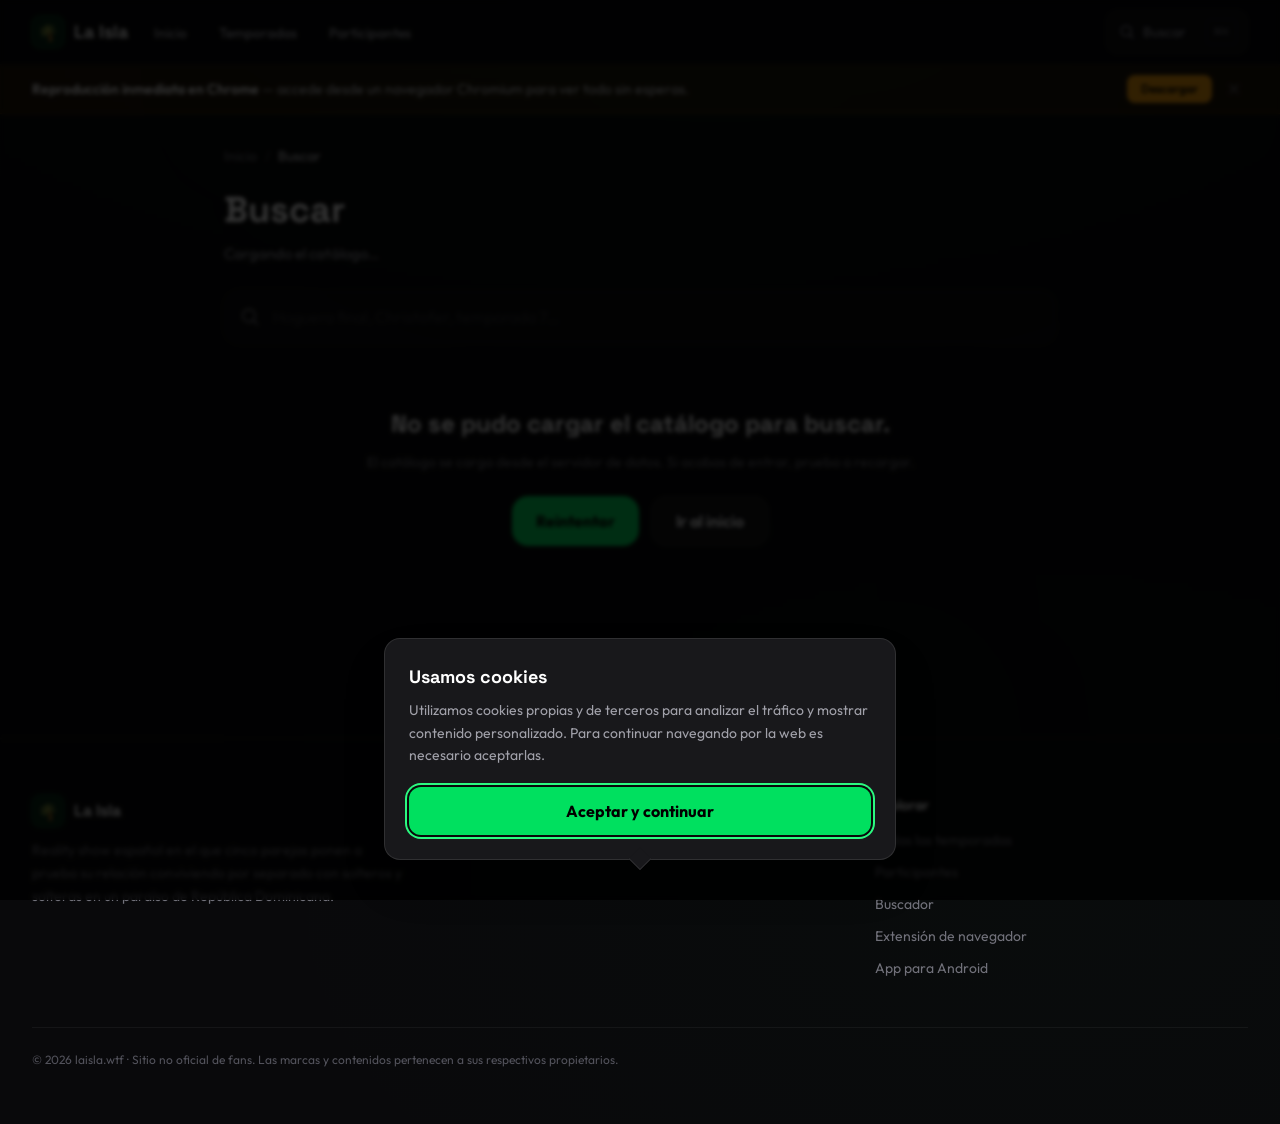
<file: buscar/index.html>
<!DOCTYPE html><html lang="es"><head><meta charSet="utf-8"/><meta name="viewport" content="width=device-width, initial-scale=1"/><link rel="stylesheet" href="/_next/static/chunks/2ipsvptw6dx37.css" data-precedence="next"/><link rel="preload" as="script" fetchPriority="low" href="/_next/static/chunks/310vm2bl3xxpt.js"/><script src="/_next/static/chunks/0y-dctk-kmqss.js" async=""></script><script src="/_next/static/chunks/1mh6a-0e61pyc.js" async=""></script><script src="/_next/static/chunks/1hax-r4j1tvwy.js" async=""></script><script src="/_next/static/chunks/turbopack-0ufqq8f11pvk-.js" async=""></script><script src="/_next/static/chunks/2oxhdzv-7f0c0.js" async=""></script><script src="/_next/static/chunks/3r6--8zd6tm2_.js" async=""></script><link rel="preload" href="https://fonts.googleapis.com/css2?family=Outfit:wght@400;500;600;700;800&amp;family=Space+Grotesk:wght@600;700&amp;display=swap" as="style" media="print"/><meta name="theme-color" content="#09090b"/><title>Buscar episodios y participantes | La Isla de las Tentaciones</title><meta name="description" content="Busca entre todos los episodios, temporadas y participantes de La Isla de las Tentaciones."/><link rel="manifest" href="/manifest.webmanifest"/><meta name="robots" content="noindex, follow"/><meta name="apple-mobile-web-app-title" content="La Isla"/><link rel="canonical" href="https://laisla.wtf/buscar/"/><link rel="alternate" hrefLang="es" href="https://laisla.wtf/buscar/"/><link rel="alternate" hrefLang="x-default" href="https://laisla.wtf/buscar/"/><meta property="og:title" content="Buscar episodios y participantes"/><meta property="og:description" content="Busca entre todos los episodios, temporadas y participantes de La Isla de las Tentaciones."/><meta property="og:url" content="https://laisla.wtf/buscar/"/><meta property="og:site_name" content="La Isla de las Tentaciones"/><meta property="og:locale" content="es_ES"/><meta property="og:image" content="https://laisla.wtf/images/og-default.jpg"/><meta property="og:image:alt" content="Buscar episodios y participantes"/><meta property="og:type" content="website"/><meta name="twitter:card" content="summary_large_image"/><meta name="twitter:title" content="Buscar episodios y participantes"/><meta name="twitter:description" content="Busca entre todos los episodios, temporadas y participantes de La Isla de las Tentaciones."/><meta name="twitter:image" content="https://laisla.wtf/images/og-default.jpg"/><link rel="icon" href="/favicon.svg" type="image/svg+xml"/><link rel="apple-touch-icon" href="/apple-touch-icon.png"/><link rel="preconnect" href="https://raw.laisla.wtf" crossorigin="anonymous"/><link rel="preconnect" href="https://album.mediaset.es"/><link rel="dns-prefetch" href="https://album.mediaset.es"/><link rel="preconnect" href="https://fonts.googleapis.com"/><link rel="preconnect" href="https://fonts.gstatic.com" crossorigin="anonymous"/><script>
(function () {
  var base = 'https://raw.laisla.wtf/data';
  var p = location.pathname.replace(/\/+$/, '') || '/';
  var needsContent = ['/', '/temporadas', '/temporada', '/ver', '/buscar'].indexOf(p) !== -1;
  var needsPeople = ['/', '/temporadas', '/temporada', '/participantes', '/participante', '/buscar'].indexOf(p) !== -1;
  function get(file) {
    var pr = fetch(base + '/' + file, { cache: 'no-cache' }).then(function (r) {
      if (!r.ok) throw new Error(file + ' ' + r.status);
      return r.json();
    });
    // La vista la consume más tarde: sin esto el navegador avisaría de una
    // promesa rechazada sin manejar si el JSON falla.
    pr.catch(function () {});
    return pr;
  }
  var early = {};
  if (needsContent) early.content = get('content.json');
  if (needsPeople) early.people = get('participants.json');
  window.__lidltEarly = early;
})();</script><link id="fonts-css" rel="stylesheet" href="https://fonts.googleapis.com/css2?family=Outfit:wght@400;500;600;700;800&amp;family=Space+Grotesk:wght@600;700&amp;display=swap" media="print"/><script>(function(l){if(!l)return;function on(){l.media='all'}if(l.sheet){on()}else{l.addEventListener('load',on)}})(document.getElementById('fonts-css'));</script><noscript><link rel="stylesheet" href="https://fonts.googleapis.com/css2?family=Outfit:wght@400;500;600;700;800&amp;family=Space+Grotesk:wght@600;700&amp;display=swap"/></noscript><script>
try {
  if (!localStorage.getItem('cookie_ok')) {
    document.documentElement.classList.add('needs-consent');
  }
} catch (e) {
  document.documentElement.classList.add('needs-consent');
}</script><style>
.needs-consent,
.needs-consent body {
  overflow: hidden !important;
}
.needs-consent #cookie-gate {
  display: flex !important;
}</style><script type="application/ld+json">{"@context":"https://schema.org","@graph":[{"@type":"WebSite","@id":"https://laisla.wtf/#website","url":"https://laisla.wtf/","name":"La Isla de las Tentaciones","inLanguage":"es-ES","potentialAction":{"@type":"SearchAction","target":{"@type":"EntryPoint","urlTemplate":"https://laisla.wtf/buscar/?q={search_term_string}"},"query-input":"required name=search_term_string"}}]}</script><script defer="" src="/shield.js"></script><script src="/_next/static/chunks/0cz1d0mv5g_q7.js" noModule=""></script></head><body class="flex min-h-screen flex-col bg-isla-dark text-white"><div hidden=""><!--$--><!--/$--></div><a href="#contenido" class="sr-only focus:not-sr-only focus:fixed focus:left-4 focus:top-4 focus:z-[100] focus:rounded-xl focus:bg-brand-500 focus:px-4 focus:py-2 focus:font-semibold focus:text-black">Saltar al contenido</a><div class="page-glow pointer-events-none fixed inset-0 z-0 overflow-hidden" aria-hidden="true"><div class="absolute -top-1/3 left-1/4 h-[400px] w-[800px] rounded-full bg-brand-500/[0.035] blur-[150px]"></div><div class="absolute bottom-0 right-1/4 h-[300px] w-[600px] rounded-full bg-brand-600/[0.025] blur-[120px]"></div></div><header class="bar-blur sticky top-0 z-50 border-b border-white/[0.07]"><nav class="mx-auto flex h-16 max-w-7xl items-center gap-1 px-4 sm:px-6 lg:px-8" aria-label="Principal"><a href="/" class="focus-ring group mr-2 flex items-center gap-2.5 rounded-xl" aria-label="La Isla de las Tentaciones — Inicio"><span class="flex h-8 w-8 items-center justify-center rounded-lg bg-brand-500/15 text-base ring-1 ring-brand-500/25" aria-hidden="true">🌴</span><span class="font-display text-lg font-bold leading-none text-white transition-colors group-hover:text-brand-400">La Isla</span></a><ul class="hidden items-center gap-1 sm:flex"><li><a href="/" class="focus-ring relative rounded-xl px-3.5 py-2 text-sm font-medium transition-colors text-zinc-400 hover:text-white">Inicio</a></li><li><a href="/temporadas/" class="focus-ring relative rounded-xl px-3.5 py-2 text-sm font-medium transition-colors text-zinc-400 hover:text-white">Temporadas</a></li><li><a href="/participantes/" class="focus-ring relative rounded-xl px-3.5 py-2 text-sm font-medium transition-colors text-zinc-400 hover:text-white">Participantes</a></li></ul><div class="ml-auto flex items-center gap-2"><button type="button" data-search-trigger="true" class="focus-ring flex items-center gap-2 rounded-xl border border-white/[0.08] bg-white/[0.03] py-2 pl-3 pr-2.5 text-sm text-zinc-400 transition-colors hover:border-white/[0.16] hover:text-white" aria-label="Buscar episodios y participantes"><svg class="h-4 w-4 flex-shrink-0" fill="none" stroke="currentColor" stroke-width="2" viewBox="0 0 24 24" aria-hidden="true"><path stroke-linecap="round" stroke-linejoin="round" d="m21 21-5.2-5.2m0 0a7.5 7.5 0 1 0-10.6-10.6 7.5 7.5 0 0 0 10.6 10.6Z"></path></svg><span class="hidden md:inline">Buscar</span><kbd class="ml-3 hidden rounded border border-white/10 px-1.5 py-0.5 font-sans text-[10px] text-zinc-500 md:block">⌘K</kbd></button><details class="nav-menu sm:hidden"><summary class="focus-ring flex cursor-pointer list-none items-center rounded-xl p-2 text-zinc-400 transition-colors hover:bg-white/[0.05] hover:text-white" aria-label="Abrir menú"><svg class="h-5 w-5" fill="none" stroke="currentColor" stroke-width="2" viewBox="0 0 24 24" aria-hidden="true"><path stroke-linecap="round" stroke-linejoin="round" d="M3.75 9h16.5m-16.5 6.75h16.5"></path></svg></summary><div class="absolute inset-x-0 top-full z-50 border-b border-white/[0.08] bg-isla-surface/95 p-3 shadow-2xl backdrop-blur-2xl"><ul class="space-y-1"><li><a href="/" class="focus-ring block rounded-xl px-4 py-3 text-sm font-medium transition-colors text-zinc-300 hover:bg-white/[0.06] hover:text-white">Inicio</a></li><li><a href="/temporadas/" class="focus-ring block rounded-xl px-4 py-3 text-sm font-medium transition-colors text-zinc-300 hover:bg-white/[0.06] hover:text-white">Temporadas</a></li><li><a href="/participantes/" class="focus-ring block rounded-xl px-4 py-3 text-sm font-medium transition-colors text-zinc-300 hover:bg-white/[0.06] hover:text-white">Participantes</a></li></ul></div></details></div></nav></header><main id="contenido" class="relative z-10 flex-1"><div class="mx-auto max-w-4xl px-4 py-8 sm:px-6 lg:px-8"><nav aria-label="Migas de pan" class="mb-6 flex flex-wrap items-center gap-2 text-sm text-zinc-500"><a href="/" class="focus-ring rounded hover:text-brand-400">Inicio</a><span class="text-zinc-700" aria-hidden="true">/</span><span class="text-zinc-300">Buscar</span></nav><h1 class="font-display text-3xl font-bold text-white sm:text-4xl">Buscar</h1><p class="mt-3 prose-isla">Cargando el catálogo…</p><div class="relative mt-6"><svg class="pointer-events-none absolute left-4 top-1/2 h-5 w-5 -translate-y-1/2 text-zinc-500" fill="none" stroke="currentColor" stroke-width="2" viewBox="0 0 24 24" aria-hidden="true"><path stroke-linecap="round" stroke-linejoin="round" d="m21 21-5.2-5.2m0 0a7.5 7.5 0 1 0-10.6-10.6 7.5 7.5 0 0 0 10.6 10.6Z"></path></svg><label for="q" class="sr-only">Buscar episodios, temporadas o participantes</label><input id="q" type="search" autoComplete="off" disabled="" placeholder="Hoguera final, Christofer, temporada 7…" class="w-full rounded-2xl border border-white/[0.09] bg-white/[0.04] py-3.5 pl-12 pr-4 text-white placeholder-zinc-600 outline-none transition focus:border-brand-500/50 focus:ring-2 focus:ring-brand-500/25 disabled:opacity-50" value=""/></div></div><!--$--><!--/$--></main><footer class="relative z-10 mt-24 border-t border-white/[0.07]"><div class="mx-auto max-w-7xl px-4 py-14 sm:px-6 lg:px-8"><div class="grid grid-cols-2 gap-8 md:grid-cols-3 lg:gap-12"><div class="col-span-2 md:col-span-1"><div class="mb-3 flex items-center gap-2.5"><span class="flex h-8 w-8 items-center justify-center rounded-lg bg-brand-500/15 text-base ring-1 ring-brand-500/25" aria-hidden="true">🌴</span><span class="font-display font-bold text-white">La Isla</span></div><p class="text-sm leading-relaxed text-zinc-500">Reality show español en el que cinco parejas ponen a prueba su relación conviviendo por separado con solteros y solteras en un paraíso de República Dominicana.</p></div><nav aria-labelledby="footer-seasons"><h2 id="footer-seasons" class="mb-3 text-sm font-semibold text-white">Temporadas</h2><ul class="grid grid-cols-2 gap-x-4 gap-y-2"></ul></nav><nav aria-labelledby="footer-explore"><h2 id="footer-explore" class="mb-3 text-sm font-semibold text-white">Explorar</h2><ul class="space-y-2"><li><a href="/temporadas/" class="focus-ring rounded text-sm text-zinc-500 transition-colors hover:text-brand-400">Todas las temporadas</a></li><li><a href="/participantes/" class="focus-ring rounded text-sm text-zinc-500 transition-colors hover:text-brand-400">Participantes</a></li><li><a href="/buscar/" class="focus-ring rounded text-sm text-zinc-500 transition-colors hover:text-brand-400">Buscador</a></li><li><a href="/extension/" class="focus-ring rounded text-sm text-zinc-500 transition-colors hover:text-brand-400">Extensión de navegador</a></li><li><a href="/app/" class="focus-ring rounded text-sm text-zinc-500 transition-colors hover:text-brand-400">App para Android</a></li></ul></nav></div><div class="mt-12 flex flex-col items-center justify-between gap-3 border-t border-white/[0.05] pt-6 sm:flex-row"><p class="text-xs text-zinc-600">© <!-- -->2026<!-- --> laisla.wtf · Sitio no oficial de fans. Las marcas y contenidos pertenecen a sus respectivos propietarios.</p></div></div></footer><div id="android-popup" class="fixed inset-x-0 bottom-0 z-[9998] hidden p-4"><div class="mx-auto max-w-md rounded-2xl border border-white/10 bg-zinc-900 p-5 shadow-2xl"><div class="mb-4 flex items-center gap-3"><span class="flex h-11 w-11 items-center justify-center rounded-xl bg-brand-500/15 text-2xl" aria-hidden="true">🌴</span><div><h2 class="font-display text-base font-bold text-white">La Isla para Android</h2><p class="text-xs text-zinc-500">Sin navegador, sin anuncios</p></div></div><div class="flex gap-3"><button type="button" id="android-popup-close" class="focus-ring flex-1 rounded-xl border border-white/10 px-4 py-2.5 text-sm font-medium text-zinc-400 transition-colors hover:bg-white/[0.04]">Ahora no</button><a href="/app/" class="focus-ring flex-1 rounded-xl bg-brand-500 px-4 py-2.5 text-center text-sm font-semibold text-black transition-colors hover:bg-brand-400">Descargar</a></div></div></div><div id="cookie-gate" class="fixed inset-0 z-[10100] hidden items-end justify-center" role="dialog" aria-modal="true" aria-labelledby="cookie-title"><div class="absolute inset-0 bg-black/80 backdrop-blur-[2px]"></div><div class="relative mx-auto mb-6 w-[min(92vw,34rem)] px-4 sm:mb-10"><div class="relative rounded-2xl border border-white/10 bg-zinc-900 p-6 shadow-2xl"><div class="absolute -bottom-2 left-1/2 h-4 w-4 -translate-x-1/2 rotate-45 border-b border-r border-white/10 bg-zinc-900" aria-hidden="true"></div><h2 id="cookie-title" class="font-display text-lg font-bold text-white">Usamos cookies</h2><p class="mt-2 text-sm leading-relaxed text-zinc-400">Utilizamos cookies propias y de terceros para analizar el tráfico y mostrar contenido personalizado. Para continuar navegando por la web es necesario aceptarlas.</p><button type="button" id="cookie-accept" class="focus-ring mt-5 w-full rounded-xl bg-brand-500 px-5 py-3 font-bold text-black transition-colors hover:bg-brand-400">Aceptar y continuar</button></div></div></div><script>
(function () {
  // Normaliza la ruta a su forma con barra final. Las URLs se generan
  // siempre así, pero un enlace antiguo o un marcador puede no llevarla.
  if (!/\.[a-z0-9]+$/i.test(location.pathname) && !location.pathname.endsWith('/')) {
    history.replaceState(null, '', location.pathname + '/' + location.search + location.hash);
  }

  var path = location.pathname;
  var ua = navigator.userAgent || '';

  function store(k, v) { try { localStorage.setItem(k, v); } catch (e) {} }
  function read(k) { try { return localStorage.getItem(k); } catch (e) { return null; } }

  // ── Puerta de consentimiento ──
  function loadAnalytics() {
    if (/^\/(extension|app)(\/|$)/.test(path)) return;
    var s = document.createElement('script');
    s.src = '/lidlt.js';
    s.defer = true;
    document.head.appendChild(s);
  }

  if (read('cookie_ok')) {
    document.documentElement.classList.remove('needs-consent');
    loadAnalytics();
  } else {
    var accept = document.getElementById('cookie-accept');
    if (accept) {
      accept.focus({ preventScroll: true });
      accept.addEventListener('click', function () {
        store('cookie_ok', '1');
        document.documentElement.classList.remove('needs-consent');
        loadAnalytics();
      });
    }

    // Mientras no acepte no se navega: ni con teclado ni con atajos.
    document.addEventListener(
      'keydown',
      function (e) {
        if (!document.documentElement.classList.contains('needs-consent')) return;
        if (e.key === 'Tab') {
          e.preventDefault();
          accept && accept.focus({ preventScroll: true });
        } else if (e.key === 'Enter' || e.key === ' ') {
          if (document.activeElement === accept) return;
          e.preventDefault();
        } else if (e.key !== 'F5' && !e.metaKey && !e.ctrlKey) {
          e.preventDefault();
        }
      },
      true,
    );
  }

  // ── Android app invite ──
  if (/Android/i.test(ua) && !read('android_popup_seen') && !/^\/app(\/|$)/.test(path)) {
    setTimeout(function () {
      var p = document.getElementById('android-popup');
      if (!p) return;
      p.classList.remove('hidden');
      var close = document.getElementById('android-popup-close');
      if (close) close.addEventListener('click', function () {
        p.classList.add('hidden');
        store('android_popup_seen', '1');
      });
    }, 2500);
  }

  // ── Service worker ──
  // En local nunca: un SW cacheando CSS/JS de URLs fijas deja el
  // navegador servido con estilos de una build anterior, y el problema
  // es invisible porque no da ningún error. Si hay uno instalado de
  // antes, se elimina junto con sus cachés.
  var esLocal = /^(localhost|127\.0\.0\.1|\[::1\])$/.test(location.hostname);

  if ('serviceWorker' in navigator) {
    if (esLocal) {
      navigator.serviceWorker.getRegistrations().then(function (rs) {
        rs.forEach(function (r) { r.unregister(); });
      }).catch(function () {});
      if (window.caches && caches.keys) {
        caches.keys().then(function (ks) {
          ks.forEach(function (k) { caches.delete(k); });
        }).catch(function () {});
      }
    } else {
      window.addEventListener('load', function () {
        navigator.serviceWorker.register('/sw.js').catch(function () {});
      });
    }
  }
})();</script><script src="/_next/static/chunks/310vm2bl3xxpt.js" id="_R_" async=""></script><script>(self.__next_f=self.__next_f||[]).push([0])</script><script>self.__next_f.push([1,"1:\"$Sreact.fragment\"\nf:I[68027,[\"/_next/static/chunks/2oxhdzv-7f0c0.js\"],\"default\",1]\n:HL[\"/_next/static/chunks/2ipsvptw6dx37.css\",\"style\"]\n:HL[\"https://fonts.googleapis.com/css2?family=Outfit:wght@400;500;600;700;800\u0026family=Space+Grotesk:wght@600;700\u0026display=swap\",\"style\",{\"media\":\"print\"}]\n2:[\"$\",\"link\",null,{\"rel\":\"stylesheet\",\"href\":\"https://fonts.googleapis.com/css2?family=Outfit:wght@400;500;600;700;800\u0026family=Space+Grotesk:wght@600;700\u0026display=swap\"}]\nd:X\n0:{\"P\":null,\"c\":[\"\",\"buscar\",\"\"],\"q\":\"\",\"i\":false,\"f\":[[[\"\",{\"children\":[\"buscar\",{\"children\":[\"__PAGE__\",{},\"$undefined\",\"$undefined\",4608]},\"$undefined\",\"$undefined\",4608]},\"$undefined\",\"$undefined\",4624],[[\"$\",\"$1\",\"c\",{\"children\":[[[\"$\",\"link\",\"0\",{\"rel\":\"stylesheet\",\"href\":\"/_next/static/chunks/2ipsvptw6dx37.css\",\"precedence\":\"next\",\"crossOrigin\":\"$undefined\",\"nonce\":\"$undefined\"}],[\"$\",\"script\",\"script-0\",{\"src\":\"/_next/static/chunks/2oxhdzv-7f0c0.js\",\"async\":true,\"nonce\":\"$undefined\"}]],[\"$\",\"html\",null,{\"lang\":\"es\",\"suppressHydrationWarning\":true,\"children\":[[\"$\",\"head\",null,{\"children\":[[\"$\",\"script\",null,{\"dangerouslySetInnerHTML\":{\"__html\":\"\\n(function () {\\n  var base = 'https://raw.laisla.wtf/data';\\n  var p = location.pathname.replace(/\\\\/+$/, '') || '/';\\n  var needsContent = ['/', '/temporadas', '/temporada', '/ver', '/buscar'].indexOf(p) !== -1;\\n  var needsPeople = ['/', '/temporadas', '/temporada', '/participantes', '/participante', '/buscar'].indexOf(p) !== -1;\\n  function get(file) {\\n    var pr = fetch(base + '/' + file, { cache: 'no-cache' }).then(function (r) {\\n      if (!r.ok) throw new Error(file + ' ' + r.status);\\n      return r.json();\\n    });\\n    // La vista la consume más tarde: sin esto el navegador avisaría de una\\n    // promesa rechazada sin manejar si el JSON falla.\\n    pr.catch(function () {});\\n    return pr;\\n  }\\n  var early = {};\\n  if (needsContent) early.content = get('content.json');\\n  if (needsPeople) early.people = get('participants.json');\\n  window.__lidltEarly = early;\\n})();\"}}],[\"$\",\"link\",null,{\"rel\":\"preconnect\",\"href\":\"https://raw.laisla.wtf\",\"crossOrigin\":\"anonymous\"}],[\"$\",\"link\",null,{\"rel\":\"preconnect\",\"href\":\"https://album.mediaset.es\"}],[\"$\",\"link\",null,{\"rel\":\"dns-prefetch\",\"href\":\"https://album.mediaset.es\"}],[\"$\",\"link\",null,{\"rel\":\"preconnect\",\"href\":\"https://fonts.googleapis.com\"}],[\"$\",\"link\",null,{\"rel\":\"preconnect\",\"href\":\"https://fonts.gstatic.com\",\"crossOrigin\":\"anonymous\"}],[\"$\",\"link\",null,{\"id\":\"fonts-css\",\"rel\":\"stylesheet\",\"href\":\"https://fonts.googleapis.com/css2?family=Outfit:wght@400;500;600;700;800\u0026family=Space+Grotesk:wght@600;700\u0026display=swap\",\"media\":\"print\"}],[\"$\",\"script\",null,{\"dangerouslySetInnerHTML\":{\"__html\":\"(function(l){if(!l)return;function on(){l.media='all'}if(l.sheet){on()}else{l.addEventListener('load',on)}})(document.getElementById('fonts-css'));\"}}],[\"$\",\"noscript\",null,{\"children\":\"$2\"}],[\"$\",\"script\",null,{\"dangerouslySetInnerHTML\":{\"__html\":\"\\ntry {\\n  if (!localStorage.getItem('cookie_ok')) {\\n    document.documentElement.classList.add('needs-consent');\\n  }\\n} catch (e) {\\n  document.documentElement.classList.add('needs-consent');\\n}\"}}],[\"$\",\"style\",null,{\"dangerouslySetInnerHTML\":{\"__html\":\"\\n.needs-consent,\\n.needs-consent body {\\n  overflow: hidden !important;\\n}\\n.needs-consent #cookie-gate {\\n  display: flex !important;\\n}\"}}],[\"$\",\"script\",null,{\"type\":\"application/ld+json\",\"dangerouslySetInnerHTML\":{\"__html\":\"{\\\"@context\\\":\\\"https://schema.org\\\",\\\"@graph\\\":[{\\\"@type\\\":\\\"WebSite\\\",\\\"@id\\\":\\\"https://laisla.wtf/#website\\\",\\\"url\\\":\\\"https://laisla.wtf/\\\",\\\"name\\\":\\\"La Isla de las Tentaciones\\\",\\\"inLanguage\\\":\\\"es-ES\\\",\\\"potentialAction\\\":{\\\"@type\\\":\\\"SearchAction\\\",\\\"target\\\":{\\\"@type\\\":\\\"EntryPoint\\\",\\\"urlTemplate\\\":\\\"https://laisla.wtf/buscar/?q={search_term_string}\\\"},\\\"query-input\\\":\\\"required name=search_term_string\\\"}}]}\"}}],[\"$\",\"script\",null,{\"defer\":true,\"src\":\"/shield.js\"}]]}],[\"$\",\"body\",null,{\"className\":\"flex min-h-screen flex-col bg-isla-dark text-white\",\"children\":[[\"$\",\"a\",null,{\"href\":\"#contenido\",\"className\":\"sr-only focus:not-sr-only focus:fixed focus:left-4 focus:top-4 focus:z-[100] focus:rounded-xl focus:bg-brand-500 focus:px-4 focus:py-2 focus:font-semibold focus:text-black\",\"children\":\"Saltar al contenido\"}],[\"$\",\"div\",null,{\"className\":\"page-glow pointer-events-none fixed inset-0 z-0 overflow-hidden\",\"aria-hidden\":\"true\",\"children\":[[\"$\",\"div\",null,{\"className\":\"absolute -top-1/3 left-1/4 h-[400px] w-[800px] rounded-full bg-brand-500/[0.035] blur-[150px]\"}],\"$L3\"]}],\"$L4\",\"$L5\",\"$L6\",\"$L7\",\"$L8\",\"$L9\",\"$La\"]}]]}]]}],{\"children\":[\"$Lb\",{\"children\":[\"$Lc\",{},null,false,null]},null,false,\"$d\"]},null,false,null],\"$Le\",false]],\"m\":\"$undefined\",\"G\":[\"$f\",[\"$L10\"]],\"S\":true,\"h\":null,\"r\":\"$undefined\",\"s\":\"$undefined\",\"a\":\"$undefined\",\"l\":\"$undefined\",\"p\":\"$undefined\",\"d\":\"$undefined\",\"b\":\"DXAw2PQ5NSpO98jMLINnd\"}\n11:I[54787,[\"/_next/static/chunks/2oxhdzv-7f0c0.js\"],\"default\"]\n12:I[27754,[\"/_next/static/chunks/2oxhdzv-7f0c0.js\"],\"default\"]\n13:I[27922,[\"/_next/static/chunks/2oxhdzv-7f0c0.js\"],\"default\"]\n14:I[39756,[\"/_next/static/chunks/2oxhdzv-7f0c0.js\"],\"default\"]\n15:I[37457,[\"/_next/static/chunks/2oxhdzv-7f0c0.js\"],\"default\"]\n16:I[18703,[\"/_next/static/chunks/2oxhdzv-7f0c0.js\"],\"default\"]\n18:I[20578,[\"/_next/static/chunks/2oxhdzv-7f0c0.js\",\"/_next/static/chunks/3r6--8zd6tm2_.js\"],\"default\"]\n19:I[97367,[\"/_next/static/chunks/2oxhdzv-7f0c0.js\"],\"OutletBoundary\"]\n1a:\"$Sreact.suspense\"\n1c:I[97367,[\"/_next/static/chunks/2oxhdzv-7f0c0.js\"],\"ViewportBoundary\"]\n1e:I[97367,[\"/_next/static/chunks/2oxhdzv-7f0c0.js\"],\"MetadataBoundary\"]\n3:[\"$\",\"div\",null,{\"className\":\"absolute bottom-0 right-1/4 h-[300px] w-[600px] rounded-full bg-brand-600/[0.025] blur-[120px]\"}]\n4:[[\"$\",\"header\",null,{\"className\":\"bar-blur sticky top-0 z-50 border-b border-white/[0.07]\",\"children\":[\"$\",\"nav\",null,{\"className\":\"mx-auto flex h-16 max-w-7xl items-center gap-1 px-4 sm:px-6 lg:px-8\",\"aria-label\":\"Principal\",\"children\":[[\"$\",\"a\",null,{\"href\":\"/\",\"className\":\"focus-ring group mr-2 flex items-center gap-2.5 rounded-xl\",\"aria-label\":\"La Isla de las Tentaciones — Inicio\",\"children\":[[\"$\",\"span\",null,{\"className\":\"flex h-8 w-8 items-center justify-center rounded-lg bg-brand-500/15 text-base ring-1 ring-brand-500/25\",\"aria-hidden\":\"true\",\"children\":\"🌴\"}],[\"$\",\"span\",null,{\"className\":\"font-display text-lg font-bold leading-none text-white transition-colors group-hover:text-brand-400\",\"children\":\"La Isla\"}]]}],[\"$\",\"$L11\",null,{\"variant\":\"desktop\"}],[\"$\",\"div\",null,{\"className\":\"ml-auto flex items-center gap-2\",\"children\":[[\"$\",\"button\",null,{\"type\":\"button\",\"data-search-trigger\":true,\"className\":\"focus-ring flex items-center gap-2 rounded-xl border border-white/[0.08] bg-white/[0.03] py-2 pl-3 pr-2.5 text-sm text-zinc-400 transition-colors hover:border-white/[0.16] hover:text-white\",\"aria-label\":\"Buscar episodios y participantes\",\"children\":[[\"$\",\"svg\",null,{\"className\":\"h-4 w-4 flex-shrink-0\",\"fill\":\"none\",\"stroke\":\"currentColor\",\"strokeWidth\":\"2\",\"viewBox\":\"0 0 24 24\",\"aria-hidden\":\"true\",\"children\":[\"$\",\"path\",null,{\"strokeLinecap\":\"round\",\"strokeLinejoin\":\"round\",\"d\":\"m21 21-5.2-5.2m0 0a7.5 7.5 0 1 0-10.6-10.6 7.5 7.5 0 0 0 10.6 10.6Z\"}]}],[\"$\",\"span\",null,{\"className\":\"hidden md:inline\",\"children\":\"Buscar\"}],[\"$\",\"kbd\",null,{\"className\":\"ml-3 hidden rounded border border-white/10 px-1.5 py-0.5 font-sans text-[10px] text-zinc-500 md:block\",\"children\":\"⌘K\"}]]}],[\"$\",\"details\",null,{\"className\":\"nav-menu sm:hidden\",\"children\":[[\"$\",\"summary\",null,{\"className\":\"focus-ring flex cursor-pointer list-none items-center rounded-xl p-2 text-zinc-400 transition-colors hover:bg-white/[0.05] hover:text-white\",\"aria-label\":\"Abrir menú\",\"children\":[\"$\",\"svg\",null,{\"className\":\"h-5 w-5\",\"fill\":\"none\",\"stroke\":\"currentColor\",\"strokeWidth\":\"2\",\"viewBox\":\"0 0 24 24\",\"aria-hidden\":\"true\",\"children\":[\"$\",\"path\",null,{\"strokeLinecap\":\"round\",\"strokeLinejoin\":\"round\",\"d\":\"M3.75 9h16.5m-16.5 6.75h16.5\"}]}]}],[\"$\",\"div\",null,{\"className\":\"absolute inset-x-0 top-full z-50 border-b border-white/[0.08] bg-isla-surface/95 p-3 shadow-2xl backdrop-blur-2xl\",\"children\":[\"$\",\"$L11\",null,{\"variant\":\"mobile\"}]}]]}]]}]]}]}],[\"$\",\"$L12\",null,{}]]\n5:[\"$\",\"$L13\",null,{}]\n6:[\"$\",\"main\",null,{\"id\":\"contenido\",\"className\":\"relative z-10 flex-1\",\"children\":[\"$\",\"$L14\",null,{\"parallelRouterKey\":\"children\",\"error\":\"$undefined\",\"errorStyles\":\"$undefined\",\"errorScripts\":\"$undefined\",\"template\":[\"$\",\"$L15\",null,{}],\"templateStyles\":\"$undefined\",\"templateScripts\":\"$undefined\",\"notFound\":[[\"$\",\"div\",null,{\"className\":\"mx-auto max-w-4xl px-4 py-16 sm:px-6 lg:px-8\",\"children\":[[\"$\",\"p\",null,{\"className\":\"font-display text-6xl font-bold text-brand-500/30 sm:text-7xl\",\"children\":\"404\"}],[\"$\",\"h1\",null,{\"className\":\"mt-3 font-display text-2xl font-bold text-white sm:text-3xl\",\"children\":\"Esta página no existe\"}],[\"$\",\"p\",null,{\"className\":\"mt-3 max-w-xl prose-isla\",\"children\":\"Puede que el enlace esté mal escrito o que el contenido haya cambiado de dirección. Prueba con el buscador o entra directamente al catálogo.\"}],[\"$\",\"div\",null,{\"className\":\"mt-7 flex flex-wrap gap-3\",\"children\":[[\"$\",\"a\",null,{\"href\":\"/\",\"className\":\"focus-ring rounded-2xl bg-brand-500 px-6 py-3 font-bold text-black transition hover:bg-brand-400\",\"children\":\"Ir al inicio\"}],[\"$\",\"a\",null,{\"href\":\"/temporadas/\",\"className\":\"focus-ring rounded-2xl border border-white/[0.1] bg-white/[0.05] px-6 py-3 font-semibold text-white transition hover:bg-white/[0.09]\",\"children\":\"Ver temporadas\"}],[\"$\",\"a\",null,{\"href\":\"/buscar/\",\"className\":\"focus-ring rounded-2xl border border-white/[0.1] bg-white/[0.05] px-6 py-3 font-semibold text-white transition hover:bg-white/[0.09]\",\"children\":\"Buscar\"}]]}]]}],[]],\"forbidden\":\"$undefined\",\"unauthorized\":\"$undefined\"}]}]\n7:[\"$\",\"footer\",null,{\"className\":\"relative z-10 mt-24 border-t border-white/[0.07]\",\"children\":[\"$\",\"div\",null,{\"className\":\"mx-auto max-w-7xl px-4 py-14 sm:px-6 lg:px-8\",\"children\":[[\"$\",\"div\",null,{\"className\":\"grid grid-cols-2 gap-8 md:grid-cols-3 lg:gap-12\",\"children\":[[\"$\",\"div\",null,{\"className\":\"col-span-2 md:col-span-1\",\"children\":[[\"$\",\"div\",null,{\"className\":\"mb-3 flex items-center gap-2.5\",\"children\":[[\"$\",\"span\",null,{\"className\":\"flex h-8 w-8 items-center justify-center rounded-lg bg-brand-500/15 text-base ring-1 ring-brand-500/25\",\"aria-hidden\":\"true\",\"children\":\"🌴\"}],[\"$\",\"span\",null,{\"className\":\"font-display font-bold text-white\",\"children\":\"La Isla\"}]]}],[\"$\",\"p\",null,{\"className\":\"text-sm leading-relaxed text-zinc-500\",\"children\":\"Reality show español en el que cinco parejas ponen a prueba su relación conviviendo por separado con solteros y solteras en un paraíso de República Dominicana.\"}]]}],[\"$\",\"nav\",null,{\"aria-labelledby\":\"footer-seasons\",\"children\":[[\"$\",\"h2\",null,{\"id\":\"footer-seasons\",\"className\":\"mb-3 text-sm font-semibold text-white\",\"children\":\"Temporadas\"}],[\"$\",\"$L16\",null,{\"variant\":\"footer\"}]]}],[\"$\",\"nav\",null,{\"aria-labelledby\":\"footer-explore\",\"children\":[[\"$\",\"h2\",null,{\"id\":\"footer-explore\",\"className\":\"mb-3 text-sm font-semibold text-white\",\"children\":\"Explorar\"}],[\"$\",\"ul\",null,{\"className\":\"space-y-2\",\"children\":[[\"$\",\"li\",null,{\"children\":[\"$\",\"a\",null,{\"href\":\"/temporadas/\",\"className\":\"focus-ring rounded text-sm text-zinc-500 transition-colors hover:text-brand-400\",\"children\":\"Todas las temporadas\"}]}],[\"$\",\"li\",null,{\"children\":[\"$\",\"a\",null,{\"href\":\"/participantes/\",\"className\":\"focus-ring rounded text-sm text-zinc-500 transition-colors hover:text-brand-400\",\"children\":\"Participantes\"}]}],[\"$\",\"li\",null,{\"children\":[\"$\",\"a\",null,{\"href\":\"/buscar/\",\"className\":\"focus-ring rounded text-sm text-zinc-500 transition-colors hover:text-brand-400\",\"children\":\"Buscador\"}]}],[\"$\",\"li\",null,{\"children\":[\"$\",\"a\",null,{\"href\":\"/extension/\",\"className\":\"focus-ring rounded text-sm text-zinc-500 transition-colors hover:text-brand-400\",\"children\":\"Extensión de navegador\"}]}],[\"$\",\"li\",null,{\"children\":[\"$\",\"a\",null,{\"href\":\"/app/\",\"className\":\"focus-ring rounded text-sm text-zinc-500 transition-colors hover:text-brand-400\",\"children\":\"App para Android\"}]}]]}]]}]]}],[\"$\",\"div\",null,{\"className\":\"mt-12 flex flex-col items-center justify-between gap-3 border-t border-white/[0.05] pt-6 sm:flex-row\",\"children\":[\"$\",\"p\",null,{\"className\":\"text-xs text-zinc-600\",\"children\":[\"© \",2026,\" laisla.wtf · Sitio no oficial de fans. Las marcas y contenidos pertenecen a sus respectivos propietarios.\"]}]}]]}]}]\n8:[\"$\",\"div\",null,{\"id\":\"android-popup\",\"className\":\"fixed inset-x-0 bottom-0 z-[9998] hidden p-4\",\"children\":[\"$\",\"div\",null,{\"className\":\"mx-auto max-w-md rounded-2xl border border-white/10 bg-zinc-900 p-5 shadow-2xl\",\"children\":[[\"$\",\"div\",null,{\"className\":\"mb-4 flex items-center gap-3\",\"children\":[[\"$\",\"span\",null,{\"className\":\"flex h-11 w-11 items-center justify-center rounded-xl bg-brand-500/15 text-2xl\",\"aria-hidden\":\"true\",\"children\":\"🌴\"}],[\"$\",\"div\",null,{\"children\":[[\"$\",\"h2\",null,{\"className\":\"font-display text-base font-bold text-white\",\"children\":\"La Isla para Android\"}],[\"$\",\"p\",null,{\"className\":\"text-xs text-zinc-500\",\"children\":\"Sin navegador, sin anuncios\"}]]}]]}],[\"$\",\"div\",null,{\"className\":\"flex gap-3\",\"children\":[[\"$\",\"button\",null,{\"type\":\"button\",\"id\":\"android-popup-close\",\"className\":\"focus-ring flex-1 rounded-xl border border-white/10 px-4 py-2.5 text-sm font-medium text-zinc-400 transition-colors hover:bg-white/[0.04]\",\"children\":\"Ahora no\"}],[\"$\",\"a\",null,{\"href\":\"/app/\",\"className\":\"focus-ring flex-1 rounded-xl bg-brand-500 px-4 py-2.5 text-center text-sm font-semibold text-black transition-colors hover:bg-brand-400\",\"children\":\"Descargar\"}]]}]]}]}]\n9:[\"$\",\"div\",null,{\"id\":\"cookie-gate\",\"className\":\"fixed inset-0 z-[10100] hidden items-end justify-center\",\"role\":\"dialog\",\"aria-modal\":\"true\",\"aria-labelledby\":\"cookie-title\",\"children\":[[\"$\",\"div\",null,{\"className\":\"absolute inset-0 bg-black/80 backdrop-blur-[2px]\"}],[\"$\",\"div\",null,{\"className\":\"relative mx-auto mb-6 w-[min(92vw,34rem)] px-4 sm:mb-10\",\"children\":[\"$\",\"div\",null,{\"className\":\"relative rounded-2xl border border-white/10 bg-zinc-900 p-6 shadow-2xl\",\"children\":[[\"$\",\"div\",null,{\"className\":\"absolute -bottom-2 left-1/2 h-4 w-4 -translate-x-1/2 rotate-45 border-b border-r border-white/10 bg-zinc-900\",\"aria-hidden\":\"true\"}],[\"$\",\"h2\",null,{\"id\":\"cookie-title\",\"className\":\"font-display text-lg font-bold text-white\",\"children\":\"Usamos cookies\"}],[\"$\",\"p\",null,{\"className\":\"mt-2 text-sm leading-relaxed text-zinc-400\",\"children\":\"Utilizamos cookies propias y de terceros para analizar el tráfico y mostrar contenido personalizado. Para continuar navegando por la web es necesario aceptarlas.\"}],[\"$\",\"button\",null,{\"type\":\"button\",\"id\":\"cookie-accept\",\"className\":\"focus-ring mt-5 w-full rounded-xl bg-brand-500 px-5 py-3 font-bold text-black transition-colors hover:bg-brand-400\",\"children\":\"Aceptar y continuar\"}]]}]}]]}]\n17:Td10,\n(function () {\n  // Normaliza la ruta a su forma con barra final. Las URLs se generan\n  // siempre así, pero un enlace antiguo o un marcador puede no llevarla.\n  if (!/\\.[a-z0-9]+$/i.test(location.pathname) \u0026\u0026 !location.pathname.endsWith('/')) {\n    history.replaceState(null, '', location.pathname + '/' + location.search + location.hash);\n  }\n\n  var path = location.pathname;\n  var ua = navigator.userAgent || '';\n\n  function store(k, v) { try { localStorage.setItem(k, v); } catch (e) {} }\n  function read(k) { try { return localStorage.getItem(k); } catch (e) { return null; } }\n\n  // ── Puerta de consentimiento ──\n  function loadAnalytics() {\n    if (/^\\/(extension|app)(\\/|$)/.test(path)) return;\n    var s = document.createElement('script');\n    s.src = '/lidlt.js';\n    s.defer = true;\n    document.head.appendChild(s);\n  }\n\n  if (read('cookie_ok')) {\n    document.documentElement.classList.remove('needs-consent');\n    loadAnalytics();\n  } else {\n    var accept = document.getElementById('cookie-accept');\n    if (accept) {\n      accept.focus({ preventScroll: true });\n      accept.addEventListener('click', function () {\n        store('cookie_ok', '1');\n        document.documentElement.classList.remove('needs-consent');\n        loadAnalytics();\n      });\n    }\n\n    // Mientras no acepte no se navega: ni con teclado ni con atajos.\n    document.addEventListener(\n      'keydown',\n      function (e) {\n        if (!document.documentElement.classList.contains('needs-consent')) return;\n        if (e.key === 'Tab') {\n          e.preventDefault();\n          accept \u0026\u0026 accept.focus({ preventScroll: true });\n        } else if (e.key === 'Enter' || e.key === ' ') {\n          if (document.activeElement === accept) return;\n          e.preventDefault();\n        } else if (e.key !== 'F5' \u0026\u0026 !e.metaKey \u0026\u0026 !e.ctrlKey) {\n          e.preventDefault();\n        }\n      },\n      true,\n    );\n  }\n\n  // ── Android app invite ──\n  if (/Android/i.test(ua) \u0026\u0026 !read('android_popup_seen') \u0026\u0026 !/^\\/app(\\/|$)/.test(path)) {\n    setTimeout(function () {\n      var p = document.getElementById('android-popup');\n      if (!p) return;\n      p.classList.remove('hidden');\n      var close = document.getElementById('android-popup-close');\n      if (close) close.addEventListener('click', function () {\n        p.classList.add('hidden');\n        store('android_popup_seen', '1');\n      });\n    }, 2500);\n  }\n\n  // ── Service worker ──\n  // En local nunca: un SW cacheando CSS/JS de URLs fijas deja el\n  // navegador servido con estilos de una build anterior, y el problema\n  // es invisible porque no da ningún error. Si hay uno instalado de\n  // antes, se elimina junto con sus cachés.\n  var esLocal = /^(localhost|127\\.0\\.0\\.1|\\[::1\\])$/.test(location.hostname);\n\n  if ('serviceWorker' in navigator) {\n    if (esLocal) {\n      navigator.serviceWorker.getRegistrations().then(function (rs) {\n        rs.forEach(function (r) { r.unregister(); });\n      }).catch(function () {});\n      if (window.caches \u0026\u0026 caches.keys) {\n        caches.keys().then(function (ks) {\n          ks.forEach(function (k) { caches.delete(k); });\n        }).catch(function () {});\n      }\n    } else {\n      window.addEventListener('load', function () {\n        navigator.serviceWorker.register('/sw.js').catch(function () {});\n      });\n    }\n  }\n})();a:[\"$\",\"script\",null,{\"dangerouslySetInnerHTML\":{\"__html\":\"$17\"}}]\nb:[\"$\",\"$1\",\"c\",{\"children\":[null,[\"$\",\"$L14\",null,{\"parallelRouterKey\":\"children\",\"error\":\"$undefined\",\"errorStyles\":\"$undefined\",\"errorScripts\":\"$undefined\",\"template\":[\"$\",\"$L15\",null,{}],\"templateStyles\":\"$undefined\",\"templateScripts\":\"$undefined\",\"notFound\":\"$undefined\",\"forbidden\":\"$undefined\",\"unauthorized\":\"$undefined\"}]]}]\nc:[\"$\",\"$1\",\"c\",{\"children\":[[\"$\",\"$L18\",null,{}],[[\"$\",\"script\",\"script-0\",{\"src\":\"/_next/static/chunks/3r6--8zd6tm2_.js\",\"async\":true,\"nonce\":\"$undefined\"}]],[\"$\",\"$L19\",null,{\"children\":[\"$\",\"$1a\",null,{\"name\":\"Next.MetadataOutlet\",\"children\":\"$@1b\"}]}]]}]\ne:[\"$\",\"$1\",\"h\",{\"children\":[null,[\"$\",\"$L1c\",null,{\"children\":\"$L1d\"}],[\"$\",\"div\",null,{\"hidden\":true,\"children\":[\"$\",\"$L1e\",null,{\"children\":[\"$\",\"$1a\",null,{\"name\":\"Next.Metadata\",\"children\":\"$L1f\"}]}]}],null]}]\n10:[\"$\",\"link\",\"0\",{\"rel\":\"stylesheet\",\"href\":\"/_next/static/chunks/2ipsvptw6dx37.css\",\"precedence\":\"next\",\"crossOrigin\":\"$undefined\",\"nonce\":\"$undefined\"}]\nd:C\n1d:[[\"$\",\"meta\",\"0\",{\"charSet\":\"utf-8\"}],[\"$\",\"meta\",\"1\",{\"name\":\"viewport\",\"content\":\"width=device-width, initial-scale=1\"}],[\"$\",\"meta\",\"2\",{\"name\":\"theme-color\",\"content\":\"#09090b\"}]]\n20:I[27201,[\"/_next/static/chunks/2oxhdzv-7f0c0.js\"],\"IconMark\"]\n1b:null\n1f:[[\"$\",\"title\",\"0\",{\"children\":\"Buscar episodios y participantes | La Isla de las Tentaciones\"}],[\"$\",\"meta\",\"1\",{\"name\":\"description\",\"content\":\"Busca entre todos los episodios, temporadas y participantes de La Isla de las Tentaciones.\"}],[\"$\",\"link\",\"2\",{\"rel\":\"manifest\",\"href\":\"/manifest.webmanifest\",\"crossOrigin\":\"$undefined\"}],[\"$\",\"meta\",\"3\",{\"name\":\"robots\",\"content\":\"noindex, follow\"}],[\"$\",\"meta\",\"4\",{\"name\":\"apple-mobile-web-app-title\",\"content\":\"La Isla\"}],[\"$\",\"link\",\"5\",{\"rel\":\"canonical\",\"href\":\"https://laisla.wtf/buscar/\"}],[\"$\",\"link\",\"6\",{\"rel\":\"alternate\",\"hrefLang\":\"es\",\"href\":\"https://laisla.wtf/buscar/\"}],[\"$\",\"link\",\"7\",{\"rel\":\"alternate\",\"hrefLang\":\"x-default\",\"href\":\"https://laisla.wtf/buscar/\"}],[\"$\",\"meta\",\"8\",{\"property\":\"og:title\",\"content\":\"Buscar episodios y participantes\"}],[\"$\",\"meta\",\"9\",{\"property\":\"og:description\",\"content\":\"Busca entre todos los episodios, temporadas y participantes de La Isla de las Tentaciones.\"}],[\"$\",\"meta\",\"10\",{\"property\":\"og:url\",\"content\":\"https://laisla.wtf/buscar/\"}],[\"$\",\"meta\",\"11\",{\"property\":\"og:site_name\",\"content\":\"La Isla de las Tentaciones\"}],[\"$\",\"meta\",\"12\",{\"property\":\"og:locale\",\"content\":\"es_ES\"}],[\"$\",\"meta\",\"13\",{\"property\":\"og:image\",\"content\":\"https://laisla.wtf/images/og-default.jpg\"}],[\"$\",\"meta\",\"14\",{\"property\":\"og:image:alt\",\"content\":\"Buscar episodios y participantes\"}],[\"$\",\"meta\",\"15\",{\"property\":\"og:type\",\"content\":\"website\"}],[\"$\",\"meta\",\"16\",{\"name\":\"twitter:card\",\"content\":\"summary_large_image\"}],[\"$\",\"meta\",\"17\",{\"name\":\"twitter:title\",\"content\":\"Buscar episodios y participantes\"}],[\"$\",\"meta\",\"18\",{\"name\":\"twitter:description\",\"content\":\"Busca entre todos los episodios, temporadas y participantes de La Isla de las Tentaciones.\"}],[\"$\",\"meta\",\"19\",{\"name\":\"twitter:image\",\"content\":\"https://laisla.wtf/images/og-default.jpg\"}],[\"$\",\"link\",\"20\",{\"rel\":\"icon\",\"href\":\"/favicon.svg\",\"type\":\"image/svg+xml\"}],[\"$\",\"link\",\"21\",{\"rel\":\"apple-touch-icon\",\"href\":\"/apple-touch-icon.png\"}],[\"$\",\"$L20\",\"22\",{}]]\n"])</script></body></html>
</file>
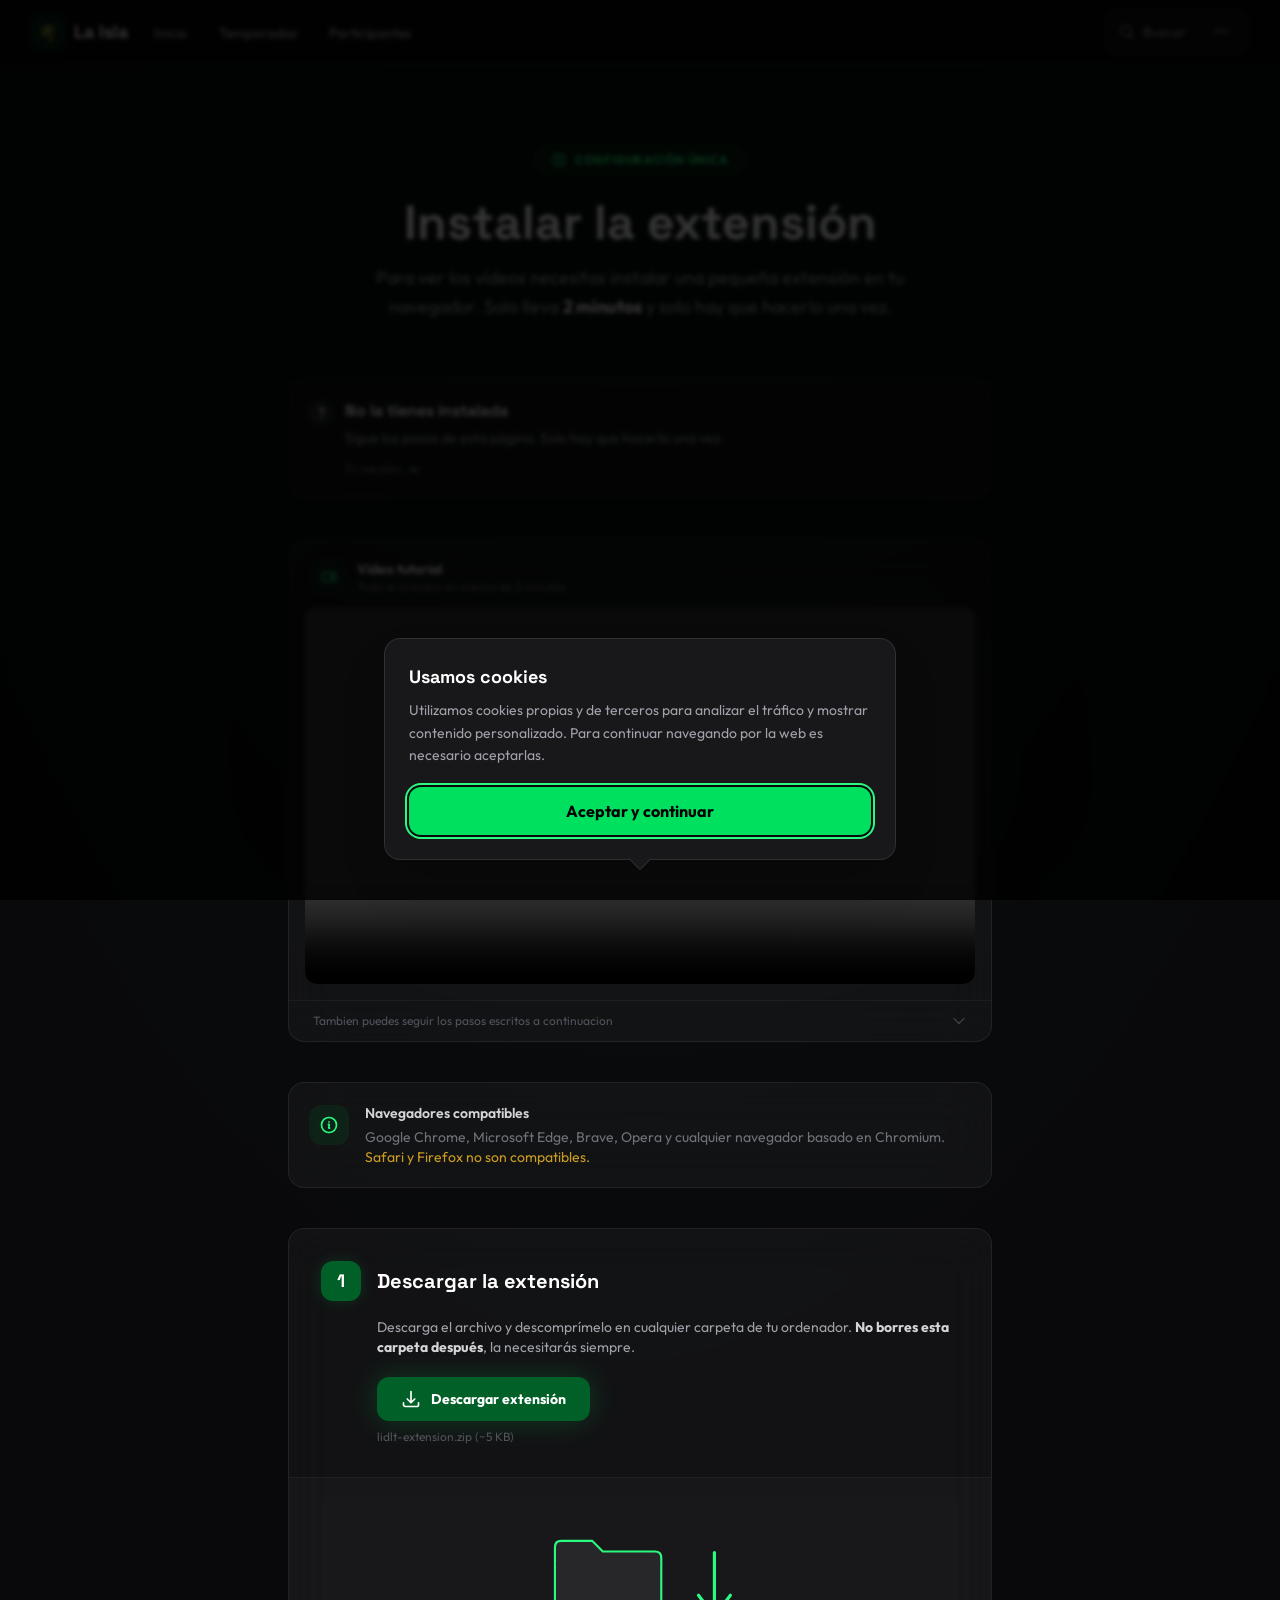
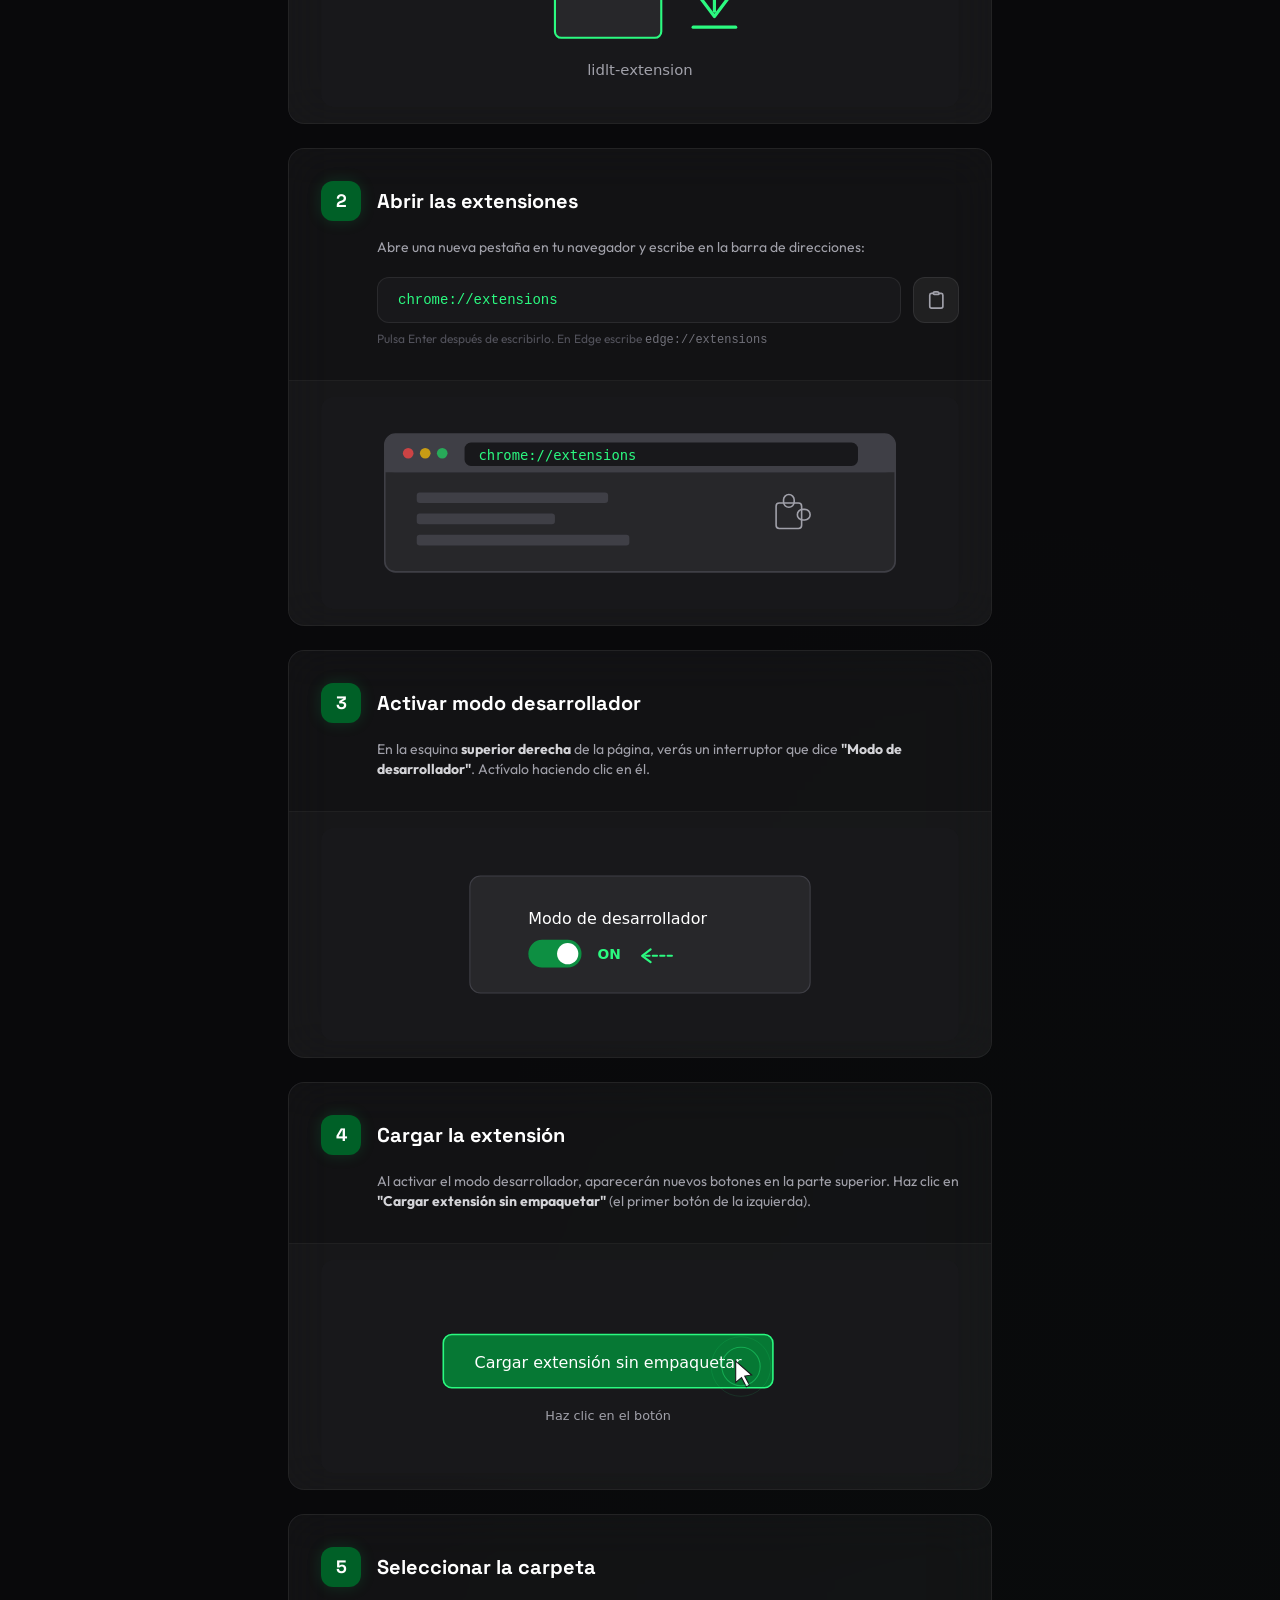
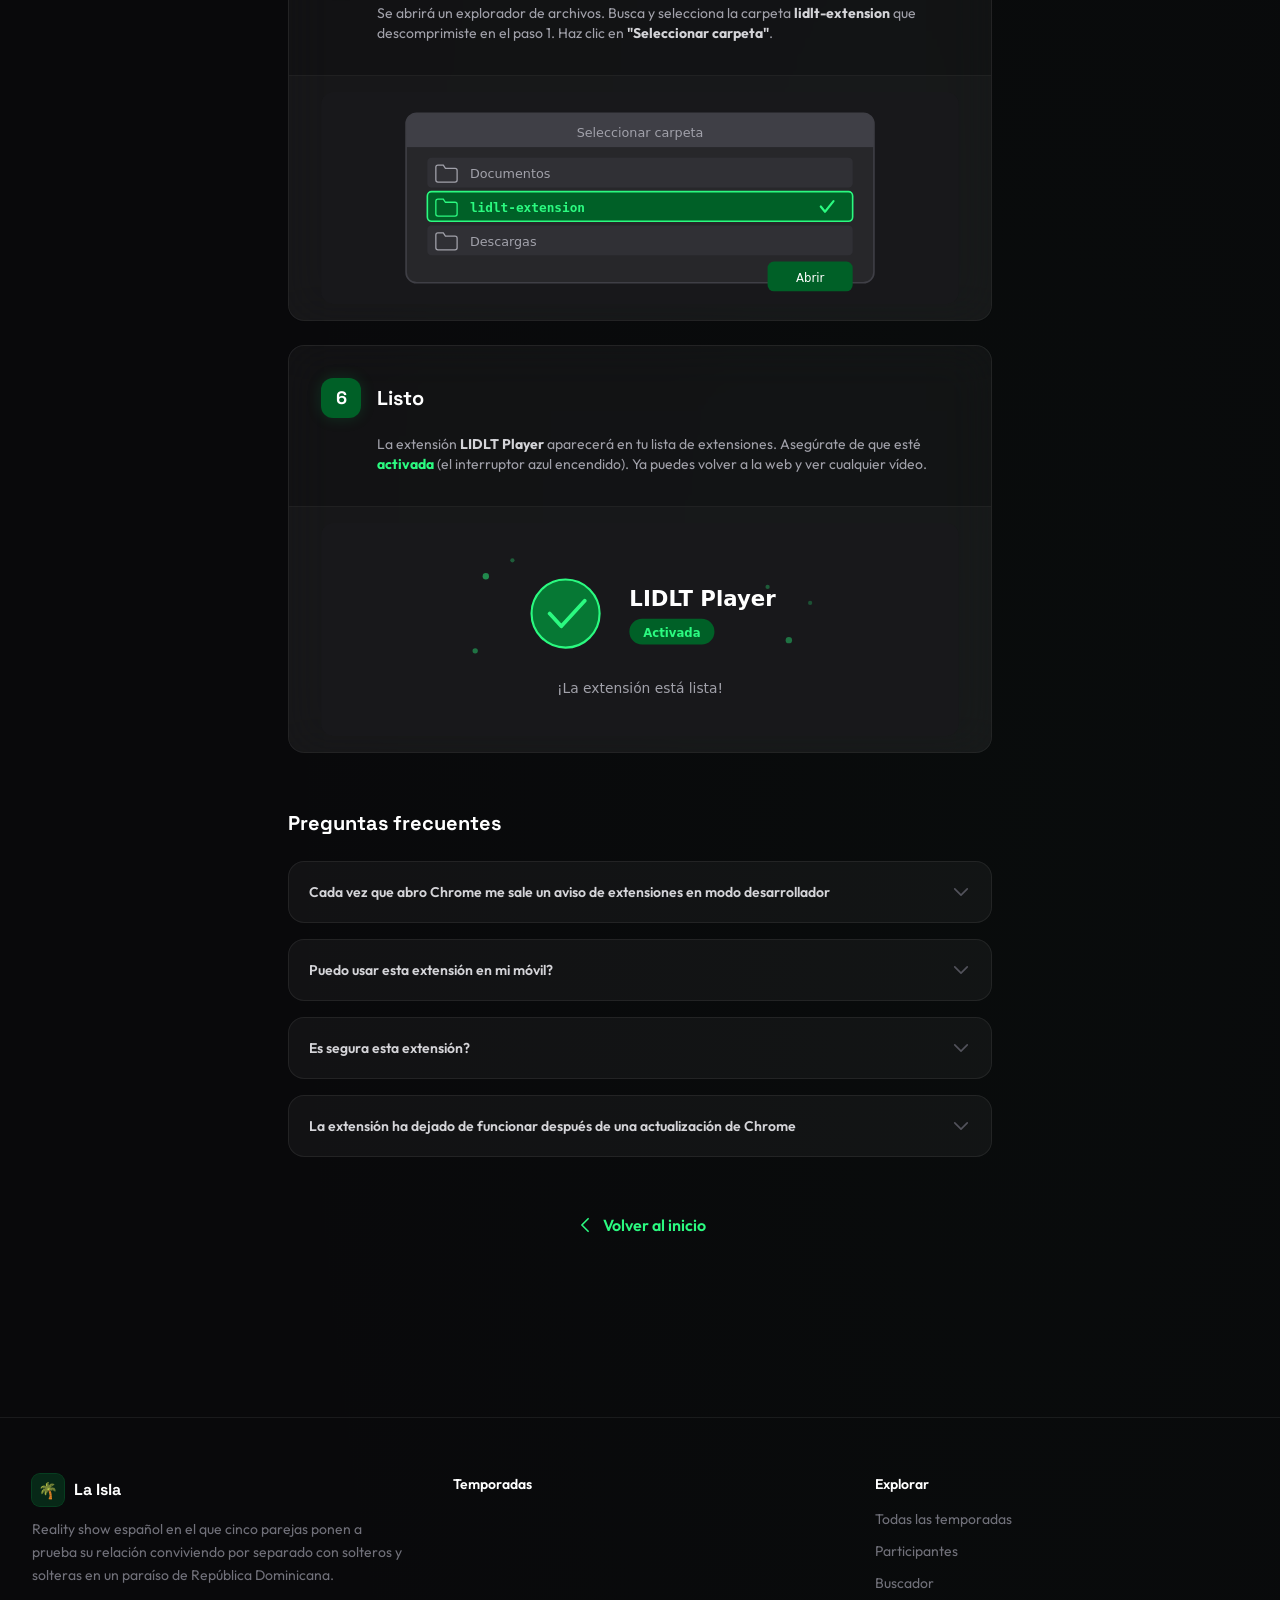
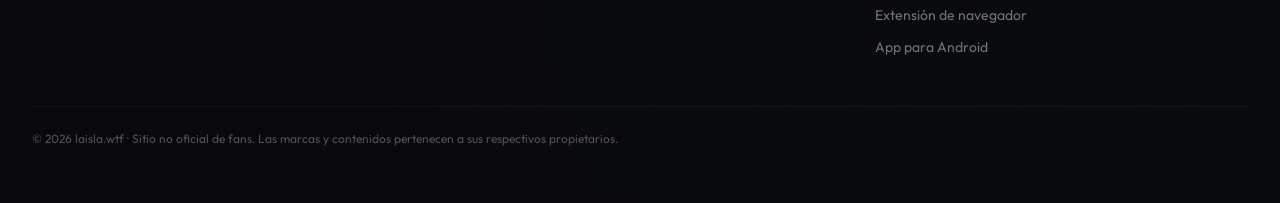
<file: extension/index.html>
<!DOCTYPE html><html lang="es"><head><meta charSet="utf-8"/><meta name="viewport" content="width=device-width, initial-scale=1"/><link rel="stylesheet" href="/_next/static/chunks/2ipsvptw6dx37.css" data-precedence="next"/><link rel="preload" as="script" fetchPriority="low" href="/_next/static/chunks/310vm2bl3xxpt.js"/><script src="/_next/static/chunks/0y-dctk-kmqss.js" async=""></script><script src="/_next/static/chunks/1mh6a-0e61pyc.js" async=""></script><script src="/_next/static/chunks/1hax-r4j1tvwy.js" async=""></script><script src="/_next/static/chunks/turbopack-0ufqq8f11pvk-.js" async=""></script><script src="/_next/static/chunks/2oxhdzv-7f0c0.js" async=""></script><script src="/_next/static/chunks/21lixke9utxrm.js" async=""></script><link rel="preload" href="https://fonts.googleapis.com/css2?family=Outfit:wght@400;500;600;700;800&amp;family=Space+Grotesk:wght@600;700&amp;display=swap" as="style" media="print"/><meta name="theme-color" content="#09090b"/><title>Instalar extensión | La Isla de las Tentaciones</title><meta name="description" content="Instala la extensión gratuita en Chrome, Edge o Brave para ver todos los episodios de La Isla de las Tentaciones sin limites."/><link rel="manifest" href="/manifest.webmanifest"/><meta name="robots" content="index, follow, max-image-preview:large, max-snippet:-1, max-video-preview:-1"/><meta name="apple-mobile-web-app-title" content="La Isla"/><link rel="canonical" href="https://laisla.wtf/extension/"/><link rel="alternate" hrefLang="es" href="https://laisla.wtf/extension/"/><link rel="alternate" hrefLang="x-default" href="https://laisla.wtf/extension/"/><meta property="og:title" content="Instalar extensión"/><meta property="og:description" content="Instala la extensión gratuita en Chrome, Edge o Brave para ver todos los episodios de La Isla de las Tentaciones sin limites."/><meta property="og:url" content="https://laisla.wtf/extension/"/><meta property="og:site_name" content="La Isla de las Tentaciones"/><meta property="og:locale" content="es_ES"/><meta property="og:image" content="https://laisla.wtf/images/og-default.jpg"/><meta property="og:image:alt" content="Instalar extensión"/><meta property="og:type" content="website"/><meta name="twitter:card" content="summary_large_image"/><meta name="twitter:title" content="Instalar extensión"/><meta name="twitter:description" content="Instala la extensión gratuita en Chrome, Edge o Brave para ver todos los episodios de La Isla de las Tentaciones sin limites."/><meta name="twitter:image" content="https://laisla.wtf/images/og-default.jpg"/><link rel="icon" href="/favicon.svg" type="image/svg+xml"/><link rel="apple-touch-icon" href="/apple-touch-icon.png"/><link rel="preconnect" href="https://raw.laisla.wtf" crossorigin="anonymous"/><link rel="preconnect" href="https://album.mediaset.es"/><link rel="dns-prefetch" href="https://album.mediaset.es"/><link rel="preconnect" href="https://fonts.googleapis.com"/><link rel="preconnect" href="https://fonts.gstatic.com" crossorigin="anonymous"/><script>
(function () {
  var base = 'https://raw.laisla.wtf/data';
  var p = location.pathname.replace(/\/+$/, '') || '/';
  var needsContent = ['/', '/temporadas', '/temporada', '/ver', '/buscar'].indexOf(p) !== -1;
  var needsPeople = ['/', '/temporadas', '/temporada', '/participantes', '/participante', '/buscar'].indexOf(p) !== -1;
  function get(file) {
    var pr = fetch(base + '/' + file, { cache: 'no-cache' }).then(function (r) {
      if (!r.ok) throw new Error(file + ' ' + r.status);
      return r.json();
    });
    // La vista la consume más tarde: sin esto el navegador avisaría de una
    // promesa rechazada sin manejar si el JSON falla.
    pr.catch(function () {});
    return pr;
  }
  var early = {};
  if (needsContent) early.content = get('content.json');
  if (needsPeople) early.people = get('participants.json');
  window.__lidltEarly = early;
})();</script><link id="fonts-css" rel="stylesheet" href="https://fonts.googleapis.com/css2?family=Outfit:wght@400;500;600;700;800&amp;family=Space+Grotesk:wght@600;700&amp;display=swap" media="print"/><script>(function(l){if(!l)return;function on(){l.media='all'}if(l.sheet){on()}else{l.addEventListener('load',on)}})(document.getElementById('fonts-css'));</script><noscript><link rel="stylesheet" href="https://fonts.googleapis.com/css2?family=Outfit:wght@400;500;600;700;800&amp;family=Space+Grotesk:wght@600;700&amp;display=swap"/></noscript><script>
try {
  if (!localStorage.getItem('cookie_ok')) {
    document.documentElement.classList.add('needs-consent');
  }
} catch (e) {
  document.documentElement.classList.add('needs-consent');
}</script><style>
.needs-consent,
.needs-consent body {
  overflow: hidden !important;
}
.needs-consent #cookie-gate {
  display: flex !important;
}</style><script type="application/ld+json">{"@context":"https://schema.org","@graph":[{"@type":"WebSite","@id":"https://laisla.wtf/#website","url":"https://laisla.wtf/","name":"La Isla de las Tentaciones","inLanguage":"es-ES","potentialAction":{"@type":"SearchAction","target":{"@type":"EntryPoint","urlTemplate":"https://laisla.wtf/buscar/?q={search_term_string}"},"query-input":"required name=search_term_string"}}]}</script><script defer="" src="/shield.js"></script><script src="/_next/static/chunks/0cz1d0mv5g_q7.js" noModule=""></script></head><body class="flex min-h-screen flex-col bg-isla-dark text-white"><div hidden=""><!--$--><!--/$--></div><a href="#contenido" class="sr-only focus:not-sr-only focus:fixed focus:left-4 focus:top-4 focus:z-[100] focus:rounded-xl focus:bg-brand-500 focus:px-4 focus:py-2 focus:font-semibold focus:text-black">Saltar al contenido</a><div class="page-glow pointer-events-none fixed inset-0 z-0 overflow-hidden" aria-hidden="true"><div class="absolute -top-1/3 left-1/4 h-[400px] w-[800px] rounded-full bg-brand-500/[0.035] blur-[150px]"></div><div class="absolute bottom-0 right-1/4 h-[300px] w-[600px] rounded-full bg-brand-600/[0.025] blur-[120px]"></div></div><header class="bar-blur sticky top-0 z-50 border-b border-white/[0.07]"><nav class="mx-auto flex h-16 max-w-7xl items-center gap-1 px-4 sm:px-6 lg:px-8" aria-label="Principal"><a href="/" class="focus-ring group mr-2 flex items-center gap-2.5 rounded-xl" aria-label="La Isla de las Tentaciones — Inicio"><span class="flex h-8 w-8 items-center justify-center rounded-lg bg-brand-500/15 text-base ring-1 ring-brand-500/25" aria-hidden="true">🌴</span><span class="font-display text-lg font-bold leading-none text-white transition-colors group-hover:text-brand-400">La Isla</span></a><ul class="hidden items-center gap-1 sm:flex"><li><a href="/" class="focus-ring relative rounded-xl px-3.5 py-2 text-sm font-medium transition-colors text-zinc-400 hover:text-white">Inicio</a></li><li><a href="/temporadas/" class="focus-ring relative rounded-xl px-3.5 py-2 text-sm font-medium transition-colors text-zinc-400 hover:text-white">Temporadas</a></li><li><a href="/participantes/" class="focus-ring relative rounded-xl px-3.5 py-2 text-sm font-medium transition-colors text-zinc-400 hover:text-white">Participantes</a></li></ul><div class="ml-auto flex items-center gap-2"><button type="button" data-search-trigger="true" class="focus-ring flex items-center gap-2 rounded-xl border border-white/[0.08] bg-white/[0.03] py-2 pl-3 pr-2.5 text-sm text-zinc-400 transition-colors hover:border-white/[0.16] hover:text-white" aria-label="Buscar episodios y participantes"><svg class="h-4 w-4 flex-shrink-0" fill="none" stroke="currentColor" stroke-width="2" viewBox="0 0 24 24" aria-hidden="true"><path stroke-linecap="round" stroke-linejoin="round" d="m21 21-5.2-5.2m0 0a7.5 7.5 0 1 0-10.6-10.6 7.5 7.5 0 0 0 10.6 10.6Z"></path></svg><span class="hidden md:inline">Buscar</span><kbd class="ml-3 hidden rounded border border-white/10 px-1.5 py-0.5 font-sans text-[10px] text-zinc-500 md:block">⌘K</kbd></button><details class="nav-menu sm:hidden"><summary class="focus-ring flex cursor-pointer list-none items-center rounded-xl p-2 text-zinc-400 transition-colors hover:bg-white/[0.05] hover:text-white" aria-label="Abrir menú"><svg class="h-5 w-5" fill="none" stroke="currentColor" stroke-width="2" viewBox="0 0 24 24" aria-hidden="true"><path stroke-linecap="round" stroke-linejoin="round" d="M3.75 9h16.5m-16.5 6.75h16.5"></path></svg></summary><div class="absolute inset-x-0 top-full z-50 border-b border-white/[0.08] bg-isla-surface/95 p-3 shadow-2xl backdrop-blur-2xl"><ul class="space-y-1"><li><a href="/" class="focus-ring block rounded-xl px-4 py-3 text-sm font-medium transition-colors text-zinc-300 hover:bg-white/[0.06] hover:text-white">Inicio</a></li><li><a href="/temporadas/" class="focus-ring block rounded-xl px-4 py-3 text-sm font-medium transition-colors text-zinc-300 hover:bg-white/[0.06] hover:text-white">Temporadas</a></li><li><a href="/participantes/" class="focus-ring block rounded-xl px-4 py-3 text-sm font-medium transition-colors text-zinc-300 hover:bg-white/[0.06] hover:text-white">Participantes</a></li></ul></div></details></div></nav></header><main id="contenido" class="relative z-10 flex-1"><section class="max-w-3xl mx-auto px-4 sm:px-6 lg:px-8 py-12 sm:py-20"><div class="text-center mb-14 animate-slide-up" style="opacity:0"><div class="inline-flex items-center gap-2 px-4 py-1.5 rounded-full bg-brand-600/20 border border-brand-600/30 text-brand-400 text-xs font-bold uppercase tracking-wider mb-6"><svg class="w-4 h-4" fill="none" stroke="currentColor" stroke-width="2" viewBox="0 0 24 24"><path stroke-linecap="round" stroke-linejoin="round" d="M12 9v6m3-3H9m12 0a9 9 0 1 1-18 0 9 9 0 0 1 18 0Z"></path></svg>Configuración única</div><h1 class="font-display text-3xl sm:text-4xl lg:text-5xl font-bold text-white mb-4">Instalar la extensión</h1><p class="text-zinc-400 text-lg max-w-xl mx-auto leading-relaxed">Para ver los vídeos necesitas instalar una pequeña extensión en tu navegador. Solo lleva<!-- --> <strong class="text-white">2 minutos</strong> y solo hay que hacerlo una vez.</p></div><div class="mb-10"><div class="rounded-2xl border border-white/[0.08] bg-white/[0.03] p-5"><p class="text-sm text-zinc-500">Comprobando si tienes la extensión…</p></div></div><div class="glass rounded-2xl overflow-hidden mb-10 animate-fade-in-up" style="opacity:0;animation-delay:0.1s"><div class="flex items-center gap-3 px-6 pt-5 pb-3"><div class="w-8 h-8 rounded-lg bg-brand-600/20 flex items-center justify-center flex-shrink-0"><svg class="w-4 h-4 text-brand-400" fill="none" stroke="currentColor" stroke-width="2" viewBox="0 0 24 24"><path stroke-linecap="round" stroke-linejoin="round" d="m15.75 10.5 4.72-4.72a.75.75 0 0 1 1.28.53v11.38a.75.75 0 0 1-1.28.53l-4.72-4.72M4.5 18.75h9a2.25 2.25 0 0 0 2.25-2.25v-9a2.25 2.25 0 0 0-2.25-2.25h-9A2.25 2.25 0 0 0 2.25 7.5v9a2.25 2.25 0 0 0 2.25 2.25Z"></path></svg></div><div><p class="text-sm font-semibold text-white">Video tutorial</p><p class="text-xs text-zinc-500">Todo el proceso en menos de 2 minutos</p></div></div><div class="px-4 pb-4"><div class="relative rounded-xl overflow-hidden bg-black aspect-video">
          <!-- Pon aquí la URL del video tutorial (.mp4) -->
          <video
            id="tutorial-video"
            class="w-full h-full"
            controls
            playsinline
            webkit-playsinline
            preload="metadata"
            src=""
            poster=""
          ></video>
        </div></div><div class="border-t border-white/[0.04] px-6 py-3 flex items-center justify-between"><p class="text-xs text-zinc-600">Tambien puedes seguir los pasos escritos a continuacion</p><svg class="w-4 h-4 text-zinc-700" fill="none" stroke="currentColor" stroke-width="2" viewBox="0 0 24 24"><path stroke-linecap="round" stroke-linejoin="round" d="m19.5 8.25-7.5 7.5-7.5-7.5"></path></svg></div></div><div class="glass rounded-2xl p-5 mb-10 flex items-start gap-4 animate-fade-in-up" style="opacity:0;animation-delay:0.25s"><div class="w-10 h-10 rounded-xl bg-brand-600/20 flex items-center justify-center flex-shrink-0 mt-0.5"><svg class="w-5 h-5 text-brand-400" fill="none" stroke="currentColor" stroke-width="2" viewBox="0 0 24 24"><path stroke-linecap="round" stroke-linejoin="round" d="m11.25 11.25.041-.02a.75.75 0 0 1 1.063.852l-.708 2.836a.75.75 0 0 0 1.063.853l.041-.021M21 12a9 9 0 1 1-18 0 9 9 0 0 1 18 0Zm-9-3.75h.008v.008H12V8.25Z"></path></svg></div><div><p class="text-sm text-zinc-300 font-semibold mb-1">Navegadores compatibles</p><p class="text-sm text-zinc-500">Google Chrome, Microsoft Edge, Brave, Opera y cualquier navegador basado en Chromium.<!-- --> <span class="text-amber-400/80">Safari y Firefox no son compatibles.</span></p></div></div><div class="space-y-6"><div class="guide-step glass rounded-2xl overflow-hidden animate-fade-in-up" style="opacity:0;animation-delay:0.3s"><div class="p-6 sm:p-8"><div class="flex items-center gap-4 mb-4"><div class="step-number w-10 h-10 rounded-xl bg-brand-600 flex items-center justify-center flex-shrink-0 shadow-glow-sm"><span class="font-display text-lg font-bold text-white">1</span></div><h2 class="font-display text-xl font-bold text-white">Descargar la extensión</h2></div><p class="text-zinc-400 text-sm mb-5 ml-14">Descarga el archivo y descomprímelo en cualquier carpeta de tu ordenador.<!-- --> <strong class="text-zinc-300">No borres esta carpeta después</strong>, la necesitarás siempre.</p><div class="ml-14"><a href="/lidlt-extension.zip" download="" class="inline-flex items-center gap-2.5 px-6 py-3 bg-brand-600 hover:bg-brand-700 text-white font-bold rounded-xl shadow-glow-brand transition-all hover:scale-[1.02] active:scale-[0.98] text-sm"><svg class="w-5 h-5" fill="none" stroke="currentColor" stroke-width="2" viewBox="0 0 24 24"><path stroke-linecap="round" stroke-linejoin="round" d="M3 16.5v2.25A2.25 2.25 0 0 0 5.25 21h13.5A2.25 2.25 0 0 0 21 18.75V16.5M16.5 12 12 16.5m0 0L7.5 12m4.5 4.5V3"></path></svg>Descargar extensión</a><p class="text-xs text-zinc-600 mt-2">lidlt-extension.zip (~5 KB)</p></div></div><div class="border-t border-white/[0.04] bg-white/[0.02] px-6 sm:px-8 py-4"><img src="/images/extension/step1-download.svg" alt="Descargar y descomprimir la carpeta lidlt-extension" class="w-full rounded-lg" loading="lazy"/></div></div><div class="guide-step glass rounded-2xl overflow-hidden animate-fade-in-up" style="opacity:0;animation-delay:0.35s"><div class="p-6 sm:p-8"><div class="flex items-center gap-4 mb-4"><div class="step-number w-10 h-10 rounded-xl bg-brand-600 flex items-center justify-center flex-shrink-0 shadow-glow-sm"><span class="font-display text-lg font-bold text-white">2</span></div><h2 class="font-display text-xl font-bold text-white">Abrir las extensiones</h2></div><p class="text-zinc-400 text-sm mb-5 ml-14">Abre una nueva pestaña en tu navegador y escribe en la barra de direcciones:</p><div class="ml-14"><div class="flex items-center gap-3"><code class="flex-1 block bg-zinc-900 border border-white/[0.08] rounded-xl px-5 py-3 text-brand-400 font-mono text-sm select-all" id="ext-url">chrome://extensions</code><button id="copy-url-btn" class="flex-shrink-0 p-3 rounded-xl bg-white/[0.06] hover:bg-white/[0.1] border border-white/[0.08] transition-all hover:scale-105 active:scale-95" title="Copiar"><svg id="copy-icon" class="w-5 h-5 text-zinc-400 " fill="none" stroke="currentColor" stroke-width="2" viewBox="0 0 24 24"><path stroke-linecap="round" stroke-linejoin="round" d="M15.666 3.888A2.25 2.25 0 0 0 13.5 2.25h-3c-1.03 0-1.9.693-2.166 1.638m7.332 0c.055.194.084.4.084.612v0a.75.75 0 0 1-.75.75H9.75a.75.75 0 0 1-.75-.75v0c0-.212.03-.418.084-.612m7.332 0c.646.049 1.288.11 1.927.184 1.1.128 1.907 1.077 1.907 2.185V19.5a2.25 2.25 0 0 1-2.25 2.25H6.75A2.25 2.25 0 0 1 4.5 19.5V6.257c0-1.108.806-2.057 1.907-2.185a48.208 48.208 0 0 1 1.927-.184"></path></svg><svg id="check-icon" class="w-5 h-5 text-brand-400 hidden" fill="none" stroke="currentColor" stroke-width="2" viewBox="0 0 24 24"><path stroke-linecap="round" stroke-linejoin="round" d="m4.5 12.75 6 6 9-13.5"></path></svg></button></div><p class="text-xs text-zinc-600 mt-2">Pulsa Enter después de escribirlo. En Edge escribe <code class="text-zinc-500">edge://extensions</code></p></div></div><div class="border-t border-white/[0.04] bg-white/[0.02] px-6 sm:px-8 py-4"><img src="/images/extension/step2-extensions.svg" alt="Escribir chrome://extensions en la barra de direcciones" class="w-full rounded-lg" loading="lazy"/></div></div><div class="guide-step glass rounded-2xl overflow-hidden animate-fade-in-up" style="opacity:0;animation-delay:0.4s"><div class="p-6 sm:p-8"><div class="flex items-center gap-4 mb-4"><div class="step-number w-10 h-10 rounded-xl bg-brand-600 flex items-center justify-center flex-shrink-0 shadow-glow-sm"><span class="font-display text-lg font-bold text-white">3</span></div><h2 class="font-display text-xl font-bold text-white">Activar modo desarrollador</h2></div><p class="text-zinc-400 text-sm ml-14">En la esquina <strong class="text-zinc-300">superior derecha</strong> de la página, verás un interruptor que dice<!-- --> <strong class="text-zinc-300">&quot;Modo de desarrollador&quot;</strong>. Actívalo haciendo clic en él.</p></div><div class="border-t border-white/[0.04] bg-white/[0.02] px-6 sm:px-8 py-4"><img src="/images/extension/step3-devmode.svg" alt="Activar el modo de desarrollador" class="w-full rounded-lg" loading="lazy"/></div></div><div class="guide-step glass rounded-2xl overflow-hidden animate-fade-in-up" style="opacity:0;animation-delay:0.45s"><div class="p-6 sm:p-8"><div class="flex items-center gap-4 mb-4"><div class="step-number w-10 h-10 rounded-xl bg-brand-600 flex items-center justify-center flex-shrink-0 shadow-glow-sm"><span class="font-display text-lg font-bold text-white">4</span></div><h2 class="font-display text-xl font-bold text-white">Cargar la extensión</h2></div><p class="text-zinc-400 text-sm ml-14">Al activar el modo desarrollador, aparecerán nuevos botones en la parte superior. Haz clic en<!-- --> <strong class="text-zinc-300">&quot;Cargar extensión sin empaquetar&quot;</strong> (el primer botón de la izquierda).</p></div><div class="border-t border-white/[0.04] bg-white/[0.02] px-6 sm:px-8 py-4"><img src="/images/extension/step4-load.svg" alt="Hacer clic en Cargar extensión sin empaquetar" class="w-full rounded-lg" loading="lazy"/></div></div><div class="guide-step glass rounded-2xl overflow-hidden animate-fade-in-up" style="opacity:0;animation-delay:0.5s"><div class="p-6 sm:p-8"><div class="flex items-center gap-4 mb-4"><div class="step-number w-10 h-10 rounded-xl bg-brand-600 flex items-center justify-center flex-shrink-0 shadow-glow-sm"><span class="font-display text-lg font-bold text-white">5</span></div><h2 class="font-display text-xl font-bold text-white">Seleccionar la carpeta</h2></div><p class="text-zinc-400 text-sm ml-14">Se abrirá un explorador de archivos. Busca y selecciona la carpeta<!-- --> <strong class="text-zinc-300">lidlt-extension</strong> que descomprimiste en el paso 1. Haz clic en<!-- --> <strong class="text-zinc-300">&quot;Seleccionar carpeta&quot;</strong>.</p></div><div class="border-t border-white/[0.04] bg-white/[0.02] px-6 sm:px-8 py-4"><img src="/images/extension/step5-select.svg" alt="Seleccionar la carpeta lidlt-extension" class="w-full rounded-lg" loading="lazy"/></div></div><div class="guide-step glass rounded-2xl overflow-hidden animate-fade-in-up" style="opacity:0;animation-delay:0.55s"><div class="p-6 sm:p-8"><div class="flex items-center gap-4 mb-4"><div class="step-number w-10 h-10 rounded-xl bg-brand-600 flex items-center justify-center flex-shrink-0 shadow-glow-sm"><span class="font-display text-lg font-bold text-white">6</span></div><h2 class="font-display text-xl font-bold text-white">Listo</h2></div><p class="text-zinc-400 text-sm ml-14">La extensión <strong class="text-zinc-300">LIDLT Player</strong> aparecerá en tu lista de extensiones. Asegúrate de que esté <strong class="text-brand-400">activada</strong> (el interruptor azul encendido). Ya puedes volver a la web y ver cualquier vídeo.</p></div><div class="border-t border-white/[0.04] bg-white/[0.02] px-6 sm:px-8 py-4"><img src="/images/extension/step6-done.svg" alt="Extensión LIDLT Player instalada y activada" class="w-full rounded-lg" loading="lazy"/></div></div></div><div class="mt-14 space-y-4 animate-fade-in-up" style="opacity:0;animation-delay:0.6s"><h2 class="font-display text-xl font-bold text-white mb-6">Preguntas frecuentes</h2><details class="glass rounded-2xl group"><summary class="flex items-center justify-between cursor-pointer p-5 text-sm font-semibold text-zinc-300 hover:text-white transition-colors">Cada vez que abro Chrome me sale un aviso de extensiones en modo desarrollador<svg class="w-5 h-5 text-zinc-600 group-open:rotate-180 transition-transform" fill="none" stroke="currentColor" stroke-width="2" viewBox="0 0 24 24"><path stroke-linecap="round" stroke-linejoin="round" d="m19.5 8.25-7.5 7.5-7.5-7.5"></path></svg></summary><div class="px-5 pb-5 text-sm text-zinc-500 leading-relaxed border-t border-white/[0.04] pt-4">Es normal. Chrome te avisa de que tienes extensiones instaladas manualmente. Simplemente cierra el aviso haciendo clic en la <strong class="text-zinc-400">X</strong> o en &quot;Descartar&quot;. La extensión seguirá funcionando sin problema.</div></details><details class="glass rounded-2xl group"><summary class="flex items-center justify-between cursor-pointer p-5 text-sm font-semibold text-zinc-300 hover:text-white transition-colors">Puedo usar esta extensión en mi móvil?<svg class="w-5 h-5 text-zinc-600 group-open:rotate-180 transition-transform" fill="none" stroke="currentColor" stroke-width="2" viewBox="0 0 24 24"><path stroke-linecap="round" stroke-linejoin="round" d="m19.5 8.25-7.5 7.5-7.5-7.5"></path></svg></summary><div class="px-5 pb-5 text-sm text-zinc-500 leading-relaxed border-t border-white/[0.04] pt-4">En Android puedes usar el navegador <strong class="text-zinc-400">Kiwi Browser</strong> o<!-- --> <strong class="text-zinc-400">Yandex Browser</strong>, que permiten instalar extensiones de Chrome. En iPhone no es posible.</div></details><details class="glass rounded-2xl group"><summary class="flex items-center justify-between cursor-pointer p-5 text-sm font-semibold text-zinc-300 hover:text-white transition-colors">Es segura esta extensión?<svg class="w-5 h-5 text-zinc-600 group-open:rotate-180 transition-transform" fill="none" stroke="currentColor" stroke-width="2" viewBox="0 0 24 24"><path stroke-linecap="round" stroke-linejoin="round" d="m19.5 8.25-7.5 7.5-7.5-7.5"></path></svg></summary><div class="px-5 pb-5 text-sm text-zinc-500 leading-relaxed border-t border-white/[0.04] pt-4">Sí. La extensión solo tiene <strong class="text-zinc-400">2 archivos</strong> (manifest.json y rules.json) que puedes abrir y leer con cualquier editor de texto. No ejecuta código, no recopila datos y no accede a ninguna información personal. Solo modifica unas cabeceras de red para que los vídeos de Mediaset se reproduzcan correctamente.</div></details><details class="glass rounded-2xl group"><summary class="flex items-center justify-between cursor-pointer p-5 text-sm font-semibold text-zinc-300 hover:text-white transition-colors">La extensión ha dejado de funcionar después de una actualización de Chrome<svg class="w-5 h-5 text-zinc-600 group-open:rotate-180 transition-transform" fill="none" stroke="currentColor" stroke-width="2" viewBox="0 0 24 24"><path stroke-linecap="round" stroke-linejoin="round" d="m19.5 8.25-7.5 7.5-7.5-7.5"></path></svg></summary><div class="px-5 pb-5 text-sm text-zinc-500 leading-relaxed border-t border-white/[0.04] pt-4">A veces Chrome desactiva las extensiones en modo desarrollador tras una actualización. Ve a<!-- --> <code class="text-zinc-400 bg-zinc-800 px-1.5 py-0.5 rounded">chrome://extensions</code> y vuelve a activarla con el interruptor.</div></details></div><div class="text-center mt-14 animate-fade-in-up" style="opacity:0;animation-delay:0.65s"><a href="/" class="inline-flex items-center gap-2 text-brand-400 hover:text-brand-300 font-semibold transition-colors"><svg class="w-5 h-5" fill="none" stroke="currentColor" stroke-width="2" viewBox="0 0 24 24"><path stroke-linecap="round" stroke-linejoin="round" d="M15.75 19.5 8.25 12l7.5-7.5"></path></svg>Volver al inicio</a></div></section><!--$--><!--/$--></main><footer class="relative z-10 mt-24 border-t border-white/[0.07]"><div class="mx-auto max-w-7xl px-4 py-14 sm:px-6 lg:px-8"><div class="grid grid-cols-2 gap-8 md:grid-cols-3 lg:gap-12"><div class="col-span-2 md:col-span-1"><div class="mb-3 flex items-center gap-2.5"><span class="flex h-8 w-8 items-center justify-center rounded-lg bg-brand-500/15 text-base ring-1 ring-brand-500/25" aria-hidden="true">🌴</span><span class="font-display font-bold text-white">La Isla</span></div><p class="text-sm leading-relaxed text-zinc-500">Reality show español en el que cinco parejas ponen a prueba su relación conviviendo por separado con solteros y solteras en un paraíso de República Dominicana.</p></div><nav aria-labelledby="footer-seasons"><h2 id="footer-seasons" class="mb-3 text-sm font-semibold text-white">Temporadas</h2><ul class="grid grid-cols-2 gap-x-4 gap-y-2"></ul></nav><nav aria-labelledby="footer-explore"><h2 id="footer-explore" class="mb-3 text-sm font-semibold text-white">Explorar</h2><ul class="space-y-2"><li><a href="/temporadas/" class="focus-ring rounded text-sm text-zinc-500 transition-colors hover:text-brand-400">Todas las temporadas</a></li><li><a href="/participantes/" class="focus-ring rounded text-sm text-zinc-500 transition-colors hover:text-brand-400">Participantes</a></li><li><a href="/buscar/" class="focus-ring rounded text-sm text-zinc-500 transition-colors hover:text-brand-400">Buscador</a></li><li><a href="/extension/" class="focus-ring rounded text-sm text-zinc-500 transition-colors hover:text-brand-400">Extensión de navegador</a></li><li><a href="/app/" class="focus-ring rounded text-sm text-zinc-500 transition-colors hover:text-brand-400">App para Android</a></li></ul></nav></div><div class="mt-12 flex flex-col items-center justify-between gap-3 border-t border-white/[0.05] pt-6 sm:flex-row"><p class="text-xs text-zinc-600">© <!-- -->2026<!-- --> laisla.wtf · Sitio no oficial de fans. Las marcas y contenidos pertenecen a sus respectivos propietarios.</p></div></div></footer><div id="android-popup" class="fixed inset-x-0 bottom-0 z-[9998] hidden p-4"><div class="mx-auto max-w-md rounded-2xl border border-white/10 bg-zinc-900 p-5 shadow-2xl"><div class="mb-4 flex items-center gap-3"><span class="flex h-11 w-11 items-center justify-center rounded-xl bg-brand-500/15 text-2xl" aria-hidden="true">🌴</span><div><h2 class="font-display text-base font-bold text-white">La Isla para Android</h2><p class="text-xs text-zinc-500">Sin navegador, sin anuncios</p></div></div><div class="flex gap-3"><button type="button" id="android-popup-close" class="focus-ring flex-1 rounded-xl border border-white/10 px-4 py-2.5 text-sm font-medium text-zinc-400 transition-colors hover:bg-white/[0.04]">Ahora no</button><a href="/app/" class="focus-ring flex-1 rounded-xl bg-brand-500 px-4 py-2.5 text-center text-sm font-semibold text-black transition-colors hover:bg-brand-400">Descargar</a></div></div></div><div id="cookie-gate" class="fixed inset-0 z-[10100] hidden items-end justify-center" role="dialog" aria-modal="true" aria-labelledby="cookie-title"><div class="absolute inset-0 bg-black/80 backdrop-blur-[2px]"></div><div class="relative mx-auto mb-6 w-[min(92vw,34rem)] px-4 sm:mb-10"><div class="relative rounded-2xl border border-white/10 bg-zinc-900 p-6 shadow-2xl"><div class="absolute -bottom-2 left-1/2 h-4 w-4 -translate-x-1/2 rotate-45 border-b border-r border-white/10 bg-zinc-900" aria-hidden="true"></div><h2 id="cookie-title" class="font-display text-lg font-bold text-white">Usamos cookies</h2><p class="mt-2 text-sm leading-relaxed text-zinc-400">Utilizamos cookies propias y de terceros para analizar el tráfico y mostrar contenido personalizado. Para continuar navegando por la web es necesario aceptarlas.</p><button type="button" id="cookie-accept" class="focus-ring mt-5 w-full rounded-xl bg-brand-500 px-5 py-3 font-bold text-black transition-colors hover:bg-brand-400">Aceptar y continuar</button></div></div></div><script>
(function () {
  // Normaliza la ruta a su forma con barra final. Las URLs se generan
  // siempre así, pero un enlace antiguo o un marcador puede no llevarla.
  if (!/\.[a-z0-9]+$/i.test(location.pathname) && !location.pathname.endsWith('/')) {
    history.replaceState(null, '', location.pathname + '/' + location.search + location.hash);
  }

  var path = location.pathname;
  var ua = navigator.userAgent || '';

  function store(k, v) { try { localStorage.setItem(k, v); } catch (e) {} }
  function read(k) { try { return localStorage.getItem(k); } catch (e) { return null; } }

  // ── Puerta de consentimiento ──
  function loadAnalytics() {
    if (/^\/(extension|app)(\/|$)/.test(path)) return;
    var s = document.createElement('script');
    s.src = '/lidlt.js';
    s.defer = true;
    document.head.appendChild(s);
  }

  if (read('cookie_ok')) {
    document.documentElement.classList.remove('needs-consent');
    loadAnalytics();
  } else {
    var accept = document.getElementById('cookie-accept');
    if (accept) {
      accept.focus({ preventScroll: true });
      accept.addEventListener('click', function () {
        store('cookie_ok', '1');
        document.documentElement.classList.remove('needs-consent');
        loadAnalytics();
      });
    }

    // Mientras no acepte no se navega: ni con teclado ni con atajos.
    document.addEventListener(
      'keydown',
      function (e) {
        if (!document.documentElement.classList.contains('needs-consent')) return;
        if (e.key === 'Tab') {
          e.preventDefault();
          accept && accept.focus({ preventScroll: true });
        } else if (e.key === 'Enter' || e.key === ' ') {
          if (document.activeElement === accept) return;
          e.preventDefault();
        } else if (e.key !== 'F5' && !e.metaKey && !e.ctrlKey) {
          e.preventDefault();
        }
      },
      true,
    );
  }

  // ── Android app invite ──
  if (/Android/i.test(ua) && !read('android_popup_seen') && !/^\/app(\/|$)/.test(path)) {
    setTimeout(function () {
      var p = document.getElementById('android-popup');
      if (!p) return;
      p.classList.remove('hidden');
      var close = document.getElementById('android-popup-close');
      if (close) close.addEventListener('click', function () {
        p.classList.add('hidden');
        store('android_popup_seen', '1');
      });
    }, 2500);
  }

  // ── Service worker ──
  // En local nunca: un SW cacheando CSS/JS de URLs fijas deja el
  // navegador servido con estilos de una build anterior, y el problema
  // es invisible porque no da ningún error. Si hay uno instalado de
  // antes, se elimina junto con sus cachés.
  var esLocal = /^(localhost|127\.0\.0\.1|\[::1\])$/.test(location.hostname);

  if ('serviceWorker' in navigator) {
    if (esLocal) {
      navigator.serviceWorker.getRegistrations().then(function (rs) {
        rs.forEach(function (r) { r.unregister(); });
      }).catch(function () {});
      if (window.caches && caches.keys) {
        caches.keys().then(function (ks) {
          ks.forEach(function (k) { caches.delete(k); });
        }).catch(function () {});
      }
    } else {
      window.addEventListener('load', function () {
        navigator.serviceWorker.register('/sw.js').catch(function () {});
      });
    }
  }
})();</script><script src="/_next/static/chunks/310vm2bl3xxpt.js" id="_R_" async=""></script><script>(self.__next_f=self.__next_f||[]).push([0])</script><script>self.__next_f.push([1,"1:\"$Sreact.fragment\"\nf:I[68027,[\"/_next/static/chunks/2oxhdzv-7f0c0.js\"],\"default\",1]\n:HL[\"/_next/static/chunks/2ipsvptw6dx37.css\",\"style\"]\n:HL[\"https://fonts.googleapis.com/css2?family=Outfit:wght@400;500;600;700;800\u0026family=Space+Grotesk:wght@600;700\u0026display=swap\",\"style\",{\"media\":\"print\"}]\n2:[\"$\",\"link\",null,{\"rel\":\"stylesheet\",\"href\":\"https://fonts.googleapis.com/css2?family=Outfit:wght@400;500;600;700;800\u0026family=Space+Grotesk:wght@600;700\u0026display=swap\"}]\nd:X\n0:{\"P\":null,\"c\":[\"\",\"extension\",\"\"],\"q\":\"\",\"i\":false,\"f\":[[[\"\",{\"children\":[\"extension\",{\"children\":[\"__PAGE__\",{},\"$undefined\",\"$undefined\",4608]},\"$undefined\",\"$undefined\",4608]},\"$undefined\",\"$undefined\",4624],[[\"$\",\"$1\",\"c\",{\"children\":[[[\"$\",\"link\",\"0\",{\"rel\":\"stylesheet\",\"href\":\"/_next/static/chunks/2ipsvptw6dx37.css\",\"precedence\":\"next\",\"crossOrigin\":\"$undefined\",\"nonce\":\"$undefined\"}],[\"$\",\"script\",\"script-0\",{\"src\":\"/_next/static/chunks/2oxhdzv-7f0c0.js\",\"async\":true,\"nonce\":\"$undefined\"}]],[\"$\",\"html\",null,{\"lang\":\"es\",\"suppressHydrationWarning\":true,\"children\":[[\"$\",\"head\",null,{\"children\":[[\"$\",\"script\",null,{\"dangerouslySetInnerHTML\":{\"__html\":\"\\n(function () {\\n  var base = 'https://raw.laisla.wtf/data';\\n  var p = location.pathname.replace(/\\\\/+$/, '') || '/';\\n  var needsContent = ['/', '/temporadas', '/temporada', '/ver', '/buscar'].indexOf(p) !== -1;\\n  var needsPeople = ['/', '/temporadas', '/temporada', '/participantes', '/participante', '/buscar'].indexOf(p) !== -1;\\n  function get(file) {\\n    var pr = fetch(base + '/' + file, { cache: 'no-cache' }).then(function (r) {\\n      if (!r.ok) throw new Error(file + ' ' + r.status);\\n      return r.json();\\n    });\\n    // La vista la consume más tarde: sin esto el navegador avisaría de una\\n    // promesa rechazada sin manejar si el JSON falla.\\n    pr.catch(function () {});\\n    return pr;\\n  }\\n  var early = {};\\n  if (needsContent) early.content = get('content.json');\\n  if (needsPeople) early.people = get('participants.json');\\n  window.__lidltEarly = early;\\n})();\"}}],[\"$\",\"link\",null,{\"rel\":\"preconnect\",\"href\":\"https://raw.laisla.wtf\",\"crossOrigin\":\"anonymous\"}],[\"$\",\"link\",null,{\"rel\":\"preconnect\",\"href\":\"https://album.mediaset.es\"}],[\"$\",\"link\",null,{\"rel\":\"dns-prefetch\",\"href\":\"https://album.mediaset.es\"}],[\"$\",\"link\",null,{\"rel\":\"preconnect\",\"href\":\"https://fonts.googleapis.com\"}],[\"$\",\"link\",null,{\"rel\":\"preconnect\",\"href\":\"https://fonts.gstatic.com\",\"crossOrigin\":\"anonymous\"}],[\"$\",\"link\",null,{\"id\":\"fonts-css\",\"rel\":\"stylesheet\",\"href\":\"https://fonts.googleapis.com/css2?family=Outfit:wght@400;500;600;700;800\u0026family=Space+Grotesk:wght@600;700\u0026display=swap\",\"media\":\"print\"}],[\"$\",\"script\",null,{\"dangerouslySetInnerHTML\":{\"__html\":\"(function(l){if(!l)return;function on(){l.media='all'}if(l.sheet){on()}else{l.addEventListener('load',on)}})(document.getElementById('fonts-css'));\"}}],[\"$\",\"noscript\",null,{\"children\":\"$2\"}],[\"$\",\"script\",null,{\"dangerouslySetInnerHTML\":{\"__html\":\"\\ntry {\\n  if (!localStorage.getItem('cookie_ok')) {\\n    document.documentElement.classList.add('needs-consent');\\n  }\\n} catch (e) {\\n  document.documentElement.classList.add('needs-consent');\\n}\"}}],[\"$\",\"style\",null,{\"dangerouslySetInnerHTML\":{\"__html\":\"\\n.needs-consent,\\n.needs-consent body {\\n  overflow: hidden !important;\\n}\\n.needs-consent #cookie-gate {\\n  display: flex !important;\\n}\"}}],[\"$\",\"script\",null,{\"type\":\"application/ld+json\",\"dangerouslySetInnerHTML\":{\"__html\":\"{\\\"@context\\\":\\\"https://schema.org\\\",\\\"@graph\\\":[{\\\"@type\\\":\\\"WebSite\\\",\\\"@id\\\":\\\"https://laisla.wtf/#website\\\",\\\"url\\\":\\\"https://laisla.wtf/\\\",\\\"name\\\":\\\"La Isla de las Tentaciones\\\",\\\"inLanguage\\\":\\\"es-ES\\\",\\\"potentialAction\\\":{\\\"@type\\\":\\\"SearchAction\\\",\\\"target\\\":{\\\"@type\\\":\\\"EntryPoint\\\",\\\"urlTemplate\\\":\\\"https://laisla.wtf/buscar/?q={search_term_string}\\\"},\\\"query-input\\\":\\\"required name=search_term_string\\\"}}]}\"}}],[\"$\",\"script\",null,{\"defer\":true,\"src\":\"/shield.js\"}]]}],[\"$\",\"body\",null,{\"className\":\"flex min-h-screen flex-col bg-isla-dark text-white\",\"children\":[[\"$\",\"a\",null,{\"href\":\"#contenido\",\"className\":\"sr-only focus:not-sr-only focus:fixed focus:left-4 focus:top-4 focus:z-[100] focus:rounded-xl focus:bg-brand-500 focus:px-4 focus:py-2 focus:font-semibold focus:text-black\",\"children\":\"Saltar al contenido\"}],[\"$\",\"div\",null,{\"className\":\"page-glow pointer-events-none fixed inset-0 z-0 overflow-hidden\",\"aria-hidden\":\"true\",\"children\":[[\"$\",\"div\",null,{\"className\":\"absolute -top-1/3 left-1/4 h-[400px] w-[800px] rounded-full bg-brand-500/[0.035] blur-[150px]\"}],\"$L3\"]}],\"$L4\",\"$L5\",\"$L6\",\"$L7\",\"$L8\",\"$L9\",\"$La\"]}]]}]]}],{\"children\":[\"$Lb\",{\"children\":[\"$Lc\",{},null,false,null]},null,false,\"$d\"]},null,false,null],\"$Le\",false]],\"m\":\"$undefined\",\"G\":[\"$f\",[\"$L10\"]],\"S\":true,\"h\":null,\"r\":\"$undefined\",\"s\":\"$undefined\",\"a\":\"$undefined\",\"l\":\"$undefined\",\"p\":\"$undefined\",\"d\":\"$undefined\",\"b\":\"DXAw2PQ5NSpO98jMLINnd\"}\n11:I[54787,[\"/_next/static/chunks/2oxhdzv-7f0c0.js\"],\"default\"]\n12:I[27754,[\"/_next/static/chunks/2oxhdzv-7f0c0.js\"],\"default\"]\n13:I[27922,[\"/_next/static/chunks/2oxhdzv-7f0c0.js\"],\"default\"]\n14:I[39756,[\"/_next/static/chunks/2oxhdzv-7f0c0.js\"],\"default\"]\n15:I[37457,[\"/_next/static/chunks/2oxhdzv-7f0c0.js\"],\"default\"]\n16:I[18703,[\"/_next/static/chunks/2oxhdzv-7f0c0.js\"],\"default\"]\n18:I[98646,[\"/_next/static/chunks/2oxhdzv-7f0c0.js\",\"/_next/static/chunks/21lixke9utxrm.js\"],\"default\"]\n1f:I[97367,[\"/_next/static/chunks/2oxhdzv-7f0c0.js\"],\"ViewportBoundary\"]\n21:I[97367,[\"/_next/static/chunks/2oxhdzv-7f0c0.js\"],\"MetadataBoundary\"]\n22:\"$Sreact.suspense\"\n3:[\"$\",\"div\",null,{\"className\":\"absolute bottom-0 right-1/4 h-[300px] w-[600px] rounded-full bg-brand-600/[0.025] blur-[120px]\"}]\n4:[[\"$\",\"header\",null,{\"className\":\"bar-blur sticky top-0 z-50 border-b border-white/[0.07]\",\"children\":[\"$\",\"nav\",null,{\"className\":\"mx-auto flex h-16 max-w-7xl items-center gap-1 px-4 sm:px-6 lg:px-8\",\"aria-label\":\"Principal\",\"children\":[[\"$\",\"a\",null,{\"href\":\"/\",\"className\":\"focus-ring group mr-2 flex items-center gap-2.5 rounded-xl\",\"aria-label\":\"La Isla de las Tentaciones — Inicio\",\"children\":[[\"$\",\"span\",null,{\"className\":\"flex h-8 w-8 items-center justify-center rounded-lg bg-brand-500/15 text-base ring-1 ring-brand-500/25\",\"aria-hidden\":\"true\",\"children\":\"🌴\"}],[\"$\",\"span\",null,{\"className\":\"font-display text-lg font-bold leading-none text-white transition-colors group-hover:text-brand-400\",\"children\":\"La Isla\"}]]}],[\"$\",\"$L11\",null,{\"variant\":\"desktop\"}],[\"$\",\"div\",null,{\"className\":\"ml-auto flex items-center gap-2\",\"children\":[[\"$\",\"button\",null,{\"type\":\"button\",\"data-search-trigger\":true,\"className\":\"focus-ring flex items-center gap-2 rounded-xl border border-white/[0.08] bg-white/[0.03] py-2 pl-3 pr-2.5 text-sm text-zinc-400 transition-colors hover:border-white/[0.16] hover:text-white\",\"aria-label\":\"Buscar episodios y participantes\",\"children\":[[\"$\",\"svg\",null,{\"className\":\"h-4 w-4 flex-shrink-0\",\"fill\":\"none\",\"stroke\":\"currentColor\",\"strokeWidth\":\"2\",\"viewBox\":\"0 0 24 24\",\"aria-hidden\":\"true\",\"children\":[\"$\",\"path\",null,{\"strokeLinecap\":\"round\",\"strokeLinejoin\":\"round\",\"d\":\"m21 21-5.2-5.2m0 0a7.5 7.5 0 1 0-10.6-10.6 7.5 7.5 0 0 0 10.6 10.6Z\"}]}],[\"$\",\"span\",null,{\"className\":\"hidden md:inline\",\"children\":\"Buscar\"}],[\"$\",\"kbd\",null,{\"className\":\"ml-3 hidden rounded border border-white/10 px-1.5 py-0.5 font-sans text-[10px] text-zinc-500 md:block\",\"children\":\"⌘K\"}]]}],[\"$\",\"details\",null,{\"className\":\"nav-menu sm:hidden\",\"children\":[[\"$\",\"summary\",null,{\"className\":\"focus-ring flex cursor-pointer list-none items-center rounded-xl p-2 text-zinc-400 transition-colors hover:bg-white/[0.05] hover:text-white\",\"aria-label\":\"Abrir menú\",\"children\":[\"$\",\"svg\",null,{\"className\":\"h-5 w-5\",\"fill\":\"none\",\"stroke\":\"currentColor\",\"strokeWidth\":\"2\",\"viewBox\":\"0 0 24 24\",\"aria-hidden\":\"true\",\"children\":[\"$\",\"path\",null,{\"strokeLinecap\":\"round\",\"strokeLinejoin\":\"round\",\"d\":\"M3.75 9h16.5m-16.5 6.75h16.5\"}]}]}],[\"$\",\"div\",null,{\"className\":\"absolute inset-x-0 top-full z-50 border-b border-white/[0.08] bg-isla-surface/95 p-3 shadow-2xl backdrop-blur-2xl\",\"children\":[\"$\",\"$L11\",null,{\"variant\":\"mobile\"}]}]]}]]}]]}]}],[\"$\",\"$L12\",null,{}]]\n5:[\"$\",\"$L13\",null,{}]\n6:[\"$\",\"main\",null,{\"id\":\"contenido\",\"className\":\"relative z-10 flex-1\",\"children\":[\"$\",\"$L14\",null,{\"parallelRouterKey\":\"children\",\"error\":\"$undefined\",\"errorStyles\":\"$undefined\",\"errorScripts\":\"$undefined\",\"template\":[\"$\",\"$L15\",null,{}],\"templateStyles\":\"$undefined\",\"templateScripts\":\"$undefined\",\"notFound\":[[\"$\",\"div\",null,{\"className\":\"mx-auto max-w-4xl px-4 py-16 sm:px-6 lg:px-8\",\"children\":[[\"$\",\"p\",null,{\"className\":\"font-display text-6xl font-bold text-brand-500/30 sm:text-7xl\",\"children\":\"404\"}],[\"$\",\"h1\",null,{\"className\":\"mt-3 font-display text-2xl font-bold text-white sm:text-3xl\",\"children\":\"Esta página no existe\"}],[\"$\",\"p\",null,{\"className\":\"mt-3 max-w-xl prose-isla\",\"children\":\"Puede que el enlace esté mal escrito o que el contenido haya cambiado de dirección. Prueba con el buscador o entra directamente al catálogo.\"}],[\"$\",\"div\",null,{\"className\":\"mt-7 flex flex-wrap gap-3\",\"children\":[[\"$\",\"a\",null,{\"href\":\"/\",\"className\":\"focus-ring rounded-2xl bg-brand-500 px-6 py-3 font-bold text-black transition hover:bg-brand-400\",\"children\":\"Ir al inicio\"}],[\"$\",\"a\",null,{\"href\":\"/temporadas/\",\"className\":\"focus-ring rounded-2xl border border-white/[0.1] bg-white/[0.05] px-6 py-3 font-semibold text-white transition hover:bg-white/[0.09]\",\"children\":\"Ver temporadas\"}],[\"$\",\"a\",null,{\"href\":\"/buscar/\",\"className\":\"focus-ring rounded-2xl border border-white/[0.1] bg-white/[0.05] px-6 py-3 font-semibold text-white transition hover:bg-white/[0.09]\",\"children\":\"Buscar\"}]]}]]}],[]],\"forbidden\":\"$undefined\",\"unauthorized\":\"$undefined\"}]}]\n7:[\"$\",\"footer\",null,{\"className\":\"relative z-10 mt-24 border-t border-white/[0.07]\",\"children\":[\"$\",\"div\",null,{\"className\":\"mx-auto max-w-7xl px-4 py-14 sm:px-6 lg:px-8\",\"children\":[[\"$\",\"div\",null,{\"className\":\"grid grid-cols-2 gap-8 md:grid-cols-3 lg:gap-12\",\"children\":[[\"$\",\"div\",null,{\"className\":\"col-span-2 md:col-span-1\",\"children\":[[\"$\",\"div\",null,{\"className\":\"mb-3 flex items-center gap-2.5\",\"children\":[[\"$\",\"span\",null,{\"className\":\"flex h-8 w-8 items-center justify-center rounded-lg bg-brand-500/15 text-base ring-1 ring-brand-500/25\",\"aria-hidden\":\"true\",\"children\":\"🌴\"}],[\"$\",\"span\",null,{\"className\":\"font-display font-bold text-white\",\"children\":\"La Isla\"}]]}],[\"$\",\"p\",null,{\"className\":\"text-sm leading-relaxed text-zinc-500\",\"children\":\"Reality show español en el que cinco parejas ponen a prueba su relación conviviendo por separado con solteros y solteras en un paraíso de República Dominicana.\"}]]}],[\"$\",\"nav\",null,{\"aria-labelledby\":\"footer-seasons\",\"children\":[[\"$\",\"h2\",null,{\"id\":\"footer-seasons\",\"className\":\"mb-3 text-sm font-semibold text-white\",\"children\":\"Temporadas\"}],[\"$\",\"$L16\",null,{\"variant\":\"footer\"}]]}],[\"$\",\"nav\",null,{\"aria-labelledby\":\"footer-explore\",\"children\":[[\"$\",\"h2\",null,{\"id\":\"footer-explore\",\"className\":\"mb-3 text-sm font-semibold text-white\",\"children\":\"Explorar\"}],[\"$\",\"ul\",null,{\"className\":\"space-y-2\",\"children\":[[\"$\",\"li\",null,{\"children\":[\"$\",\"a\",null,{\"href\":\"/temporadas/\",\"className\":\"focus-ring rounded text-sm text-zinc-500 transition-colors hover:text-brand-400\",\"children\":\"Todas las temporadas\"}]}],[\"$\",\"li\",null,{\"children\":[\"$\",\"a\",null,{\"href\":\"/participantes/\",\"className\":\"focus-ring rounded text-sm text-zinc-500 transition-colors hover:text-brand-400\",\"children\":\"Participantes\"}]}],[\"$\",\"li\",null,{\"children\":[\"$\",\"a\",null,{\"href\":\"/buscar/\",\"className\":\"focus-ring rounded text-sm text-zinc-500 transition-colors hover:text-brand-400\",\"children\":\"Buscador\"}]}],[\"$\",\"li\",null,{\"children\":[\"$\",\"a\",null,{\"href\":\"/extension/\",\"className\":\"focus-ring rounded text-sm text-zinc-500 transition-colors hover:text-brand-400\",\"children\":\"Extensión de navegador\"}]}],[\"$\",\"li\",null,{\"children\":[\"$\",\"a\",null,{\"href\":\"/app/\",\"className\":\"focus-ring rounded text-sm text-zinc-500 transition-colors hover:text-brand-400\",\"children\":\"App para Android\"}]}]]}]]}]]}],[\"$\",\"div\",null,{\"className\":\"mt-12 flex flex-col items-center justify-between gap-3 border-t border-white/[0.05] pt-6 sm:flex-row\",\"children\":[\"$\",\"p\",null,{\"className\":\"text-xs text-zinc-600\",\"children\":[\"© \",2026,\" laisla.wtf · Sitio no oficial de fans. Las marcas y contenidos pertenecen a sus respectivos propietarios.\"]}]}]]}]}]\n8:[\"$\",\"div\",null,{\"id\":\"android-popup\",\"className\":\"fixed inset-x-0 bottom-0 z-[9998] hidden p-4\",\"children\":[\"$\",\"div\",null,{\"className\":\"mx-auto max-w-md rounded-2xl border border-white/10 bg-zinc-900 p-5 shadow-2xl\",\"children\":[[\"$\",\"div\",null,{\"className\":\"mb-4 flex items-center gap-3\",\"children\":[[\"$\",\"span\",null,{\"className\":\"flex h-11 w-11 items-center justify-center rounded-xl bg-brand-500/15 text-2xl\",\"aria-hidden\":\"true\",\"children\":\"🌴\"}],[\"$\",\"div\",null,{\"children\":[[\"$\",\"h2\",null,{\"className\":\"font-display text-base font-bold text-white\",\"children\":\"La Isla para Android\"}],[\"$\",\"p\",null,{\"className\":\"text-xs text-zinc-500\",\"children\":\"Sin navegador, sin anuncios\"}]]}]]}],[\"$\",\"div\",null,{\"className\":\"flex gap-3\",\"children\":[[\"$\",\"button\",null,{\"type\":\"button\",\"id\":\"android-popup-close\",\"className\":\"focus-ring flex-1 rounded-xl border border-white/10 px-4 py-2.5 text-sm font-medium text-zinc-400 transition-colors hover:bg-white/[0.04]\",\"children\":\"Ahora no\"}],[\"$\",\"a\",null,{\"href\":\"/app/\",\"className\":\"focus-ring flex-1 rounded-xl bg-brand-500 px-4 py-2.5 text-center text-sm font-semibold text-black transition-colors hover:bg-brand-400\",\"children\":\"Descargar\"}]]}]]}]}]\n9:[\"$\",\"div\",null,{\"id\":\"cookie-gate\",\"className\":\"fixed inset-0 z-[10100] hidden items-end justify-center\",\"role\":\"dialog\",\"aria-modal\":\"true\",\"aria-labelledby\":\"cookie-title\",\"children\":[[\"$\",\"div\",null,{\"className\":\"absolute inset-0 bg-black/80 backdrop-blur-[2px]\"}],[\"$\",\"div\",null,{\"className\":\"relative mx-auto mb-6 w-[min(92vw,34rem)] px-4 sm:mb-10\",\"children\":[\"$\",\"div\",null,{\"className\":\"relative rounded-2xl border border-white/10 bg-zinc-900 p-6 shadow-2xl\",\"children\":[[\"$\",\"div\",null,{\"className\":\"absolute -bottom-2 left-1/2 h-4 w-4 -translate-x-1/2 rotate-45 border-b border-r border-white/10 bg-zinc-900\",\"aria-hidden\":\"true\"}],[\"$\",\"h2\",null,{\"id\":\"cookie-title\",\"className\":\"font-display text-lg font-bold text-white\",\"children\":\"Usamos cookies\"}],[\"$\",\"p\",null,{\"className\":\"mt-2 text-sm leading-relaxed text-zinc-400\",\"children\":\"Utilizamos cookies propias y de terceros para analizar el tráfico y mostrar contenido personalizado. Para continuar navegando por la web es necesario aceptarlas.\"}],[\"$\",\"button\",null,{\"type\":\"button\",\"id\":\"cookie-accept\",\"className\":\"focus-ring mt-5 w-full rounded-xl bg-brand-500 px-5 py-3 font-bold text-black transition-colors hover:bg-brand-400\",\"children\":\"Aceptar y continuar\"}]]}]}]]}]\n17:Td10,\n(function () {\n  // Normaliza la ruta a su forma con barra final. Las URLs se generan\n  // siempre así, pero un enlace antiguo o un marcador puede no llevarla.\n  if (!/\\.[a-z0-9]+$/i.test(location.pathname) \u0026\u0026 !location.pathname.endsWith('/')) {\n    history.replaceState(null, '', location.pathname + '/' + location.search + location.hash);\n  }\n\n  var path = location.pathname;\n  var ua = navigator.userAgent || '';\n\n  function store(k, v) { try { localStorage.setItem(k, v); } catch (e) {} }\n  function read(k) { try { return localStorage.getItem(k); } catch (e) { return null; } }\n\n  // ── Puerta de consentimiento ──\n  function loadAnalytics() {\n    if (/^\\/(extension|app)(\\/|$)/.test(path)) return;\n    var s = document.createElement('script');\n    s.src = '/lidlt.js';\n    s.defer = true;\n    document.head.appendChild(s);\n  }\n\n  if (read('cookie_ok')) {\n    document.documentElement.classList.remove('needs-consent');\n    loadAnalytics();\n  } else {\n    var accept = document.getElementById('cookie-accept');\n    if (accept) {\n      accept.focus({ preventScroll: true });\n      accept.addEventListener('click', function () {\n        store('cookie_ok', '1');\n        document.documentElement.classList.remove('needs-consent');\n        loadAnalytics();\n      });\n    }\n\n    // Mientras no acepte no se navega: ni con teclado ni con atajos.\n    document.addEventListener(\n      'keydown',\n      function (e) {\n        if (!document.documentElement.classList.contains('needs-consent')) return;\n        if (e.key === 'Tab') {\n          e.preventDefault();\n          accept \u0026\u0026 accept.focus({ preventScroll: true });\n        } else if (e.key === 'Enter' || e.key === ' ') {\n          if (document.activeElement === accept) return;\n          e.preventDefault();\n        } else if (e.key !== 'F5' \u0026\u0026 !e.metaKey \u0026\u0026 !e.ctrlKey) {\n          e.preventDefault();\n        }\n      },\n      true,\n    );\n  }\n\n  // ── Android app invite ──\n  if (/Android/i.test(ua) \u0026\u0026 !read('android_popup_seen') \u0026\u0026 !/^\\/app(\\/|$)/.test(path)) {\n    setTimeout(function () {\n      var p = document.getElementById('android-popup');\n      if (!p) return;\n      p.classList.remove('hidden');\n      var close = document.getElementById('android-popup-close');\n      if (close) close.addEventListener('click', function () {\n        p.classList.add('hidden');\n        store('android_popup_seen', '1');\n      });\n    }, 2500);\n  }\n\n  // ── Service worker ──\n  // En local nunca: un SW cacheando CSS/JS de URLs fijas deja el\n  // navegador servido con estilos de una build anterior, y el problema\n  // es invisible porque no da ningún error. Si hay uno instalado de\n  // antes, se elimina junto con sus cachés.\n  var esLocal = /^(localhost|127\\.0\\.0\\.1|\\[::1\\])$/.test(location.hostname);\n\n  if ('serviceWorker' in navigator) {\n    if (esLocal) {\n      navigator.serviceWorker.getRegistrations().then(function (rs) {\n        rs.forEach(function (r) { r.unregister(); });\n      }).catch(function () {});\n      if (window.caches \u0026\u0026 caches.keys) {\n        caches.keys().then(function (ks) {\n          ks.forEach(function (k) { caches.delete(k); });\n        }).catch(function () {});\n      }\n    } else {\n      window.addEventListener('load', function () {\n        navigator.serviceWorker.register('/sw.js').catch(function () {});\n      });\n    }\n  }\n})();a:[\"$\",\"script\",null,{\"dangerouslySetInnerHTML\":{\"__html\":\"$17\"}}]\nb:[\"$\",\"$1\",\"c\",{\"children\":[null,[\"$\",\"$L14\",null,{\"parallelRouterKey\":\"children\",\"error\":\"$undefined\",\"errorStyles\":\"$undefined\",\"errorScripts\":\"$undefined\",\"template\":[\"$\",\"$L15\",null,{}],\"templateStyles\":\"$undefined\",\"templateScripts\":\"$undefined\",\"notFound\":\"$undefined\",\"forbidden\":\"$undefined\",\"unauthorized\":\"$undefined\"}]]}]\nc:[\"$\",\"$1\",\"c\",{\"children\":[[\"$\",\"section\",null,{\"className\":\"max-w-3xl mx-auto px-4 sm:px-6 lg:px-8 py-12 sm:py-20\",\"children\":[[\"$\",\"div\",null,{\"className\":\"text-center mb-14 animate-slide-up\",\"style\":{\"opacity\":0},\"children\":[[\"$\",\"div\",null,{\"className\":\"inline-flex items-center gap-2 px-4 py-1.5 rounded-full bg-brand-600/20 border border-brand-600/30 text-brand-400 text-xs font-bold uppercase tracking-wider mb-6\",\"children\":[[\"$\",\"svg\",null,{\"className\":\"w-4 h-4\",\"fill\":\"none\",\"stroke\":\"currentColor\",\"strokeWidth\":\"2\",\"viewBox\":\"0 0 24 24\",\"children\":[\"$\",\"path\",null,{\"strokeLinecap\":\"round\",\"strokeLinejoin\":\"round\",\"d\":\"M12 9v6m3-3H9m12 0a9 9 0 1 1-18 0 9 9 0 0 1 18 0Z\"}]}],\"Configuración única\"]}],[\"$\",\"h1\",null,{\"className\":\"font-display text-3xl sm:text-4xl lg:text-5xl font-bold text-white mb-4\",\"children\":\"Instalar la extensión\"}],[\"$\",\"p\",null,{\"className\":\"text-zinc-400 text-lg max-w-xl mx-auto leading-relaxed\",\"children\":[\"Para ver los vídeos necesitas instalar una pequeña extensión en tu navegador. Solo lleva\",\" \",[\"$\",\"strong\",null,{\"className\":\"text-white\",\"children\":\"2 minutos\"}],\" y solo hay que hacerlo una vez.\"]}]]}],[\"$\",\"$L18\",null,{}],[\"$\",\"div\",null,{\"className\":\"glass rounded-2xl overflow-hidden mb-10 animate-fade-in-up\",\"style\":{\"opacity\":0,\"animationDelay\":\"0.1s\"},\"children\":[[\"$\",\"div\",null,{\"className\":\"flex items-center gap-3 px-6 pt-5 pb-3\",\"children\":[[\"$\",\"div\",null,{\"className\":\"w-8 h-8 rounded-lg bg-brand-600/20 flex items-center justify-center flex-shrink-0\",\"children\":[\"$\",\"svg\",null,{\"className\":\"w-4 h-4 text-brand-400\",\"fill\":\"none\",\"stroke\":\"currentColor\",\"strokeWidth\":\"2\",\"viewBox\":\"0 0 24 24\",\"children\":[\"$\",\"path\",null,{\"strokeLinecap\":\"round\",\"strokeLinejoin\":\"round\",\"d\":\"m15.75 10.5 4.72-4.72a.75.75 0 0 1 1.28.53v11.38a.75.75 0 0 1-1.28.53l-4.72-4.72M4.5 18.75h9a2.25 2.25 0 0 0 2.25-2.25v-9a2.25 2.25 0 0 0-2.25-2.25h-9A2.25 2.25 0 0 0 2.25 7.5v9a2.25 2.25 0 0 0 2.25 2.25Z\"}]}]}],[\"$\",\"div\",null,{\"children\":[[\"$\",\"p\",null,{\"className\":\"text-sm font-semibold text-white\",\"children\":\"Video tutorial\"}],[\"$\",\"p\",null,{\"className\":\"text-xs text-zinc-500\",\"children\":\"Todo el proceso en menos de 2 minutos\"}]]}]]}],[\"$\",\"div\",null,{\"className\":\"px-4 pb-4\",\"children\":[\"$\",\"div\",null,{\"className\":\"relative rounded-xl overflow-hidden bg-black aspect-video\",\"dangerouslySetInnerHTML\":{\"__html\":\"\\n          \u003c!-- Pon aquí la URL del video tutorial (.mp4) --\u003e\\n          \u003cvideo\\n            id=\\\"tutorial-video\\\"\\n            class=\\\"w-full h-full\\\"\\n            controls\\n            playsinline\\n            webkit-playsinline\\n            preload=\\\"metadata\\\"\\n            src=\\\"\\\"\\n            poster=\\\"\\\"\\n          \u003e\u003c/video\u003e\\n        \"}}]}],[\"$\",\"div\",null,{\"className\":\"border-t border-white/[0.04] px-6 py-3 flex items-center justify-between\",\"children\":[[\"$\",\"p\",null,{\"className\":\"text-xs text-zinc-600\",\"children\":\"Tambien puedes seguir los pasos escritos a continuacion\"}],[\"$\",\"svg\",null,{\"className\":\"w-4 h-4 text-zinc-700\",\"fill\":\"none\",\"stroke\":\"currentColor\",\"strokeWidth\":\"2\",\"viewBox\":\"0 0 24 24\",\"children\":[\"$\",\"path\",null,{\"strokeLinecap\":\"round\",\"strokeLinejoin\":\"round\",\"d\":\"m19.5 8.25-7.5 7.5-7.5-7.5\"}]}]]}]]}],[\"$\",\"div\",null,{\"className\":\"glass rounded-2xl p-5 mb-10 flex items-start gap-4 animate-fade-in-up\",\"style\":{\"opacity\":0,\"animationDelay\":\"0.25s\"},\"children\":[[\"$\",\"div\",null,{\"className\":\"w-10 h-10 rounded-xl bg-brand-600/20 flex items-center justify-center flex-shrink-0 mt-0.5\",\"children\":[\"$\",\"svg\",null,{\"className\":\"w-5 h-5 text-brand-400\",\"fill\":\"none\",\"stroke\":\"currentColor\",\"strokeWidth\":\"2\",\"viewBox\":\"0 0 24 24\",\"children\":[\"$\",\"path\",null,{\"strokeLinecap\":\"round\",\"strokeLinejoin\":\"round\",\"d\":\"m11.25 11.25.041-.02a.75.75 0 0 1 1.063.852l-.708 2.836a.75.75 0 0 0 1.063.853l.041-.021M21 12a9 9 0 1 1-18 0 9 9 0 0 1 18 0Zm-9-3.75h.008v.008H12V8.25Z\"}]}]}],[\"$\",\"div\",null,{\"children\":[[\"$\",\"p\",null,{\"className\":\"text-sm text-zinc-300 font-semibold mb-1\",\"children\":\"Navegadores compatibles\"}],[\"$\",\"p\",null,{\"className\":\"text-sm text-zinc-500\",\"children\":[\"Google Chrome, Microsoft Edge, Brave, Opera y cualquier navegador basado en Chromium.\",\" \",\"$L19\"]}]]}]]}],\"$L1a\",\"$L1b\",\"$L1c\"]}],[\"$L1d\"],\"$L1e\"]}]\ne:[\"$\",\"$1\",\"h\",{\"children\":[null,[\"$\",\"$L1f\",null,{\"children\":\"$L20\"}],[\"$\",\"div\",null,{\"hidden\":true,\"children\":[\"$\",\"$L21\",null,{\"children\":[\"$\",\"$22\",null,{\"name\":\"Next.Metadata\",\"children\":\"$L23\"}]}]}],null]}]\n10:[\"$\",\"link\",\"0\",{\"rel\":\"stylesheet\",\"href\":\"/_next/static/chunks/2ipsvptw6dx37.css\",\"precedence\":\"next\",\"crossOrigin\":\"$undefined\",\"nonce\":\"$undefined\"}]\n24:I[47027,[\"/_next/static/chunks/2oxhdzv-7f0c0.js\",\"/_next/static/chunks/21lixke9utxrm.js\"],\"default\"]\n2d:I[97367,[\"/_next/static/chunks/2oxhdzv-7f0c0.js\"],\"OutletBoundary\"]\nd:C\n19:[\"$\",\"span\",null,{\"className\":\"text-amber-400/80\",\"children\":\"Safari y Firefox no son compatibles.\"}]\n1a:[\"$\",\"div\",null,{\"className\":\"space-y-6\",\"children\":[[\"$\",\"div\",null,{\"className\":\"guide-step glass rounded-2xl overflow-hidden animate-fade-in-up\",\"style\":{\"opacity\":0,\"animationDelay\":\"0.3s\"},\"children\":[[\"$\",\"div\",null,{\"className\":\"p-6 sm:p-8\",\"children\":[[\"$\",\"div\",null,{\"className\":\"flex items-center gap-4 mb-4\",\"children\":[[\"$\",\"div\",null,{\"className\":\"step-number w-10 h-10 rounded-xl bg-brand-600 flex items-center justify-center flex-shrink-0 shadow-glow-sm\",\"children\":[\"$\",\"span\",null,{\"className\":\"font-display text-lg font-bold text-white\",\"children\":1}]}],[\"$\",\"h2\",null,{\"className\":\"font-display text-xl font-bold text-white\",\"children\":\"Descargar la extensión\"}]]}],[[\"$\",\"p\",null,{\"className\":\"text-zinc-400 text-sm mb-5 ml-14\",\"children\":[\"Descarga el archivo y descomprímelo en cualquier carpeta de tu ordenador.\",\" \",[\"$\",\"strong\",null,{\"className\":\"text-zinc-300\",\"children\":\"No borres esta carpeta después\"}],\", la necesitarás siempre.\"]}],[\"$\",\"div\",null,{\"className\":\"ml-14\",\"children\":[[\"$\",\"a\",null,{\"href\":\"/lidlt-extension.zip\",\"download\":true,\"className\":\"inline-flex items-center gap-2.5 px-6 py-3 bg-brand-600 hover:bg-brand-700 text-white font-bold rounded-xl shadow-glow-brand transition-all hover:scale-[1.02] active:scale-[0.98] text-sm\",\"children\":[[\"$\",\"svg\",null,{\"className\":\"w-5 h-5\",\"fill\":\"none\",\"stroke\":\"currentColor\",\"strokeWidth\":\"2\",\"viewBox\":\"0 0 24 24\",\"children\":[\"$\",\"path\",null,{\"strokeLinecap\":\"round\",\"strokeLinejoin\":\"round\",\"d\":\"M3 16.5v2.25A2.25 2.25 0 0 0 5.25 21h13.5A2.25 2.25 0 0 0 21 18.75V16.5M16.5 12 12 16.5m0 0L7.5 12m4.5 4.5V3\"}]}],\"Descargar extensión\"]}],[\"$\",\"p\",null,{\"className\":\"text-xs text-zinc-600 mt-2\",\"children\":\"lidlt-extension.zip (~5 KB)\"}]]}]]]}],[\"$\",\"div\",null,{\"className\":\"border-t border-white/[0.04] bg-white/[0.02] px-6 sm:px-8 py-4\",\"children\":[\"$\",\"img\",null,{\"src\":\"/images/extension/step1-download.svg\",\"alt\":\"Descargar y descomprimir la carpeta lidlt-extension\",\"className\":\"w-full rounded-lg\",\"loading\":\"lazy\"}]}]]}],[\"$\",\"div\",null,{\"className\":\"guide-step glass rounded-2xl overflow-hidden animate-fade-in-up\",\"style\":{\"opacity\":0,\"animationDelay\":\"0.35s\"},\"children\":[[\"$\",\"div\",null,{\"className\":\"p-6 sm:p-8\",\"children\":[[\"$\",\"div\",null,{\"className\":\"flex items-center gap-4 mb-4\",\"children\":[[\"$\",\"div\",null,{\"className\":\"step-number w-10 h-10 rounded-xl bg-brand-600 flex items-center justify-center flex-shrink-0 shadow-glow-sm\",\"children\":[\"$\",\"span\",null,{\"className\":\"font-display text-lg font-bold text-white\",\"children\":2}]}],[\"$\",\"h2\",null,{\"className\":\"font-display text-xl font-bold text-white\",\"children\":\"Abrir las extensiones\"}]]}],[[\"$\",\"p\",null,{\"className\":\"text-zinc-400 text-sm mb-5 ml-14\",\"children\":\"Abre una nueva pestaña en tu navegador y escribe en la barra de direcciones:\"}],[\"$\",\"div\",null,{\"className\":\"ml-14\",\"children\":[[\"$\",\"div\",null,{\"className\":\"flex items-center gap-3\",\"children\":[[\"$\",\"code\",null,{\"className\":\"flex-1 block bg-zinc-900 border border-white/[0.08] rounded-xl px-5 py-3 text-brand-400 font-mono text-sm select-all\",\"id\":\"ext-url\",\"children\":\"chrome://extensions\"}],[\"$\",\"$L24\",null,{\"text\":\"chrome://extensions\"}]]}],[\"$\",\"p\",null,{\"className\":\"text-xs text-zinc-600 mt-2\",\"children\":[\"Pulsa Enter después de escribirlo. En Edge escribe \",[\"$\",\"code\",null,{\"className\":\"text-zinc-500\",\"children\":\"edge://extensions\"}]]}]]}]]]}],[\"$\",\"div\",null,{\"className\":\"border-t border-white/[0.04] bg-white/[0.02] px-6 sm:px-8 py-4\",\"children\":[\"$\",\"img\",null,{\"src\":\"/images/extension/step2-extensions.svg\",\"alt\":\"Escribir chrome://extensions en la barra de direcciones\",\"className\":\"w-full rounded-lg\",\"loading\":\"lazy\"}]}]]}],[\"$\",\"div\",null,{\"className\":\"guide-step glass rounded-2xl overflow-hidden animate-fade-in-up\",\"style\":{\"opacity\":0,\"animationDelay\":\"0.4s\"},\"children\":[[\"$\",\"div\",null,{\"className\":\"p-6 sm:p-8\",\"children\":[[\"$\",\"div\",null,{\"className\":\"flex items-center gap-4 mb-4\",\"children\":[[\"$\",\"div\",null,{\"className\":\"step-number w-10 h-10 rounded-xl bg-brand-600 flex items-center justify-center flex-shrink-0 shadow-glow-sm\",\"children\":\"$L25\"}],\"$L26\"]}],\"$L27\"]}],\"$L28\"]}],\"$L29\",\"$L2a\",\"$L2b\"]}]\n1b:[\"$\",\"div\",null,{\"className\":\"mt-14 space-y-4 animate-fade-in-up\",\"style\":{\"opacity\":0,\"animationDelay\":\"0.6s\"},\"children\":[[\"$\",\"h2\",null,{\"className\":\"font-display text-xl font-bold text-white mb-6\",\"children\":\"Preguntas frecuentes\"}],[\"$\",\"details\",null,{\"className\":\"glass rounded-2xl group\",\"children\":[[\"$\",\"summary\",null,{\"className\":\"flex items-center justify-between cursor-pointer p-5 text-sm font-semibold text-zinc-300 hover:text-white transition-colors\",\"children\":[\"Cada vez que abro Chrome me sale un aviso de extensiones en modo desarrollador\",[\"$\",\"svg\",null,{\"className\":\"w-5 h-5 text-zinc-600 group-open:rotate-180 transition-transform\",\"fill\":\"none\",\"stroke\":\"currentColor\",\"strokeWidth\":\"2\",\"viewBox\":\"0 0 24 24\",\"children\":[\"$\",\"path\",null,{\"strokeLinecap\":\"round\",\"strokeLinejoin\":\"round\",\"d\":\"m19.5 8.25-7.5 7.5-7.5-7.5\"}]}]]}],[\"$\",\"div\",null,{\"className\":\"px-5 pb-5 text-sm text-zinc-500 leading-relaxed border-t border-white/[0.04] pt-4\",\"children\":[\"Es normal. Chrome te avisa de que tienes extensiones instaladas manualmente. Simplemente cierra el aviso haciendo clic en la \",[\"$\",\"strong\",null,{\"className\":\"text-zinc-400\",\"children\":\"X\"}],\" o en \\\"Descartar\\\". La extensión seguirá funcionando sin problema.\"]}]]}],[\"$\",\"details\",null,{\"className\":\"glass rounded-2xl group\",\"children\":[[\"$\",\"summary\",null,{\"className\":\"flex items-center justify-between cursor-pointer p-5 text-sm font-semibold text-zinc-300 hover:text-white transition-colors\",\"children\":[\"Puedo usar esta extensión en mi móvil?\",[\"$\",\"svg\",null,{\"className\":\"w-5 h-5 text-zinc-600 group-open:rotate-180 transition-transform\",\"fill\":\"none\",\"stroke\":\"currentColor\",\"strokeWidth\":\"2\",\"viewBox\":\"0 0 24 24\",\"children\":[\"$\",\"path\",null,{\"strokeLinecap\":\"round\",\"strokeLinejoin\":\"round\",\"d\":\"m19.5 8.25-7.5 7.5-7.5-7.5\"}]}]]}],[\"$\",\"div\",null,{\"className\":\"px-5 pb-5 text-sm text-zinc-500 leading-relaxed border-t border-white/[0.04] pt-4\",\"children\":[\"En Android puedes usar el navegador \",[\"$\",\"strong\",null,{\"className\":\"text-zinc-400\",\"children\":\"Kiwi Browser\"}],\" o\",\" \",[\"$\",\"strong\",null,{\"className\":\"text-zinc-400\",\"children\":\"Yandex Browser\"}],\", que permiten instalar extensiones de Chrome. En iPhone no es posible.\"]}]]}],[\"$\",\"details\",null,{\"className\":\"glass rounded-2xl group\",\"children\":[[\"$\",\"summary\",null,{\"className\":\"flex items-center justify-between cursor-pointer p-5 text-sm font-semibold text-zinc-300 hover:text-white transition-colors\",\"children\":[\"Es segura esta extensión?\",[\"$\",\"svg\",null,{\"className\":\"w-5 h-5 text-zinc-600 group-open:rotate-180 transition-transform\",\"fill\":\"none\",\"stroke\":\"currentColor\",\"strokeWidth\":\"2\",\"viewBox\":\"0 0 24 24\",\"children\":[\"$\",\"path\",null,{\"strokeLinecap\":\"round\",\"strokeLinejoin\":\"round\",\"d\":\"m19.5 8.25-7.5 7.5-7.5-7.5\"}]}]]}],[\"$\",\"div\",null,{\"className\":\"px-5 pb-5 text-sm text-zinc-500 leading-relaxed border-t border-white/[0.04] pt-4\",\"children\":[\"Sí. La extensión solo tiene \",[\"$\",\"strong\",null,{\"className\":\"text-zinc-400\",\"children\":\"2 archivos\"}],\" (manifest.json y rules.json) que puedes abrir y leer con cualquier editor de texto. No ejecuta código, no recopila datos y no accede a ninguna información personal. Solo modifica unas cabeceras de red para que los vídeos de Mediaset se reproduzcan correctamente.\"]}]]}],[\"$\",\"details\",null,{\"className\":\"glass rounded-2xl group\",\"children\":[[\"$\",\"summary\",null,{\"className\":\"flex items-center justify-between cursor-pointer p-5 text-sm font-semibold text-zinc-300 hover:text-white transition-colors\",\"children\":[\"La extensión ha dejado de funcionar después de una actualización de Chrome\",[\"$\",\"svg\",null,{\"className\":\"w-5 h-5 text-zinc-600 group-open:rotate-180 transition-transform\",\"fill\":\"none\",\"stroke\":\"currentColor\",\"strokeWidth\":\"2\",\"viewBox\":\"0 0 24 24\",\"children\":[\"$\",\"path\",null,{\"strokeLinecap\":\"round\",\"strokeLinejoin\":\"round\",\"d\":\"m19.5 8.25-7.5 7.5-7.5-7.5\"}]}]]}],[\"$\",\"div\",null,{\"className\":\"px-5 pb-5 text-sm text-zinc-500 leading-relaxed border-t border-white/[0.04] pt-4\",\"children\":[\"A veces Chrome desactiva las extensiones en modo desarrollador tras una actualización. Ve a\",\" \",\"$L2c\",\" y vuelve a activarla con el interruptor.\"]}]]}]]}]\n1c:[\"$\",\"div\",null,{\"className\":\"text-center mt-14 animate-fade-in-up\",\"style\":{\"opacity\":0,\"animationDelay\":\"0.65s\"},\"children\":[\"$\",\"a\",null,{\"href\":\"/\",\"className\":\"inline-flex items-center gap-2 text-brand-400 hover:text-brand-300 font-semibold transition-colors\",\"children\":[[\"$\",\"svg\",null,{\"className\":\"w-5 h-5\",\"fill\":\"none\",\"stroke\":\"currentColor\",\"strokeWidth\":\"2\",\"viewBox\":\"0 0 24 24\",\"children\":[\"$\",\"path\",null,{\"strokeLinecap\":\"round\",\"strokeLinejoin\":\"round\",\"d\":\"M15.75 19.5 8.25 12l7.5-7.5\"}]}],\"Volver al inicio\"]}]}]\n1d:[\"$\",\"script\",\"script-0\",{\"src\":\"/_next/static/chunks/21lixke9utxrm.js\",\"async\":true,\"nonce\":\"$undefined\"}]\n1e:[\"$\",\"$L2d\",null,{\"children\":[\"$\",\"$22\",null,{\"name\":\"Next.MetadataOutlet\",\"children\":\"$@2e\"}]}]\n25:[\"$\",\"span\",null,{\"className\":\"font-display text-lg font-bold text-white\",\"children\":3}]\n26:[\"$\",\"h2\",null,{\"className\":\"font-display text-xl font-bold text-white\",\"children\":\"Activar modo desarrollador\"}]\n27:[\"$\",\"p\",null,{\"className\":\"text-zinc-400 text-sm ml-14\",\"children\":[\"En la esquina \",[\"$\",\"strong\",null,{\"className\":\"text-zinc-300\",\"children\":\"superior derecha\"}],\" de la página, verás un interruptor que dice\",\" \",[\"$\",\"strong\",null,{\"className\":\"text-zinc-300\",\"children\":\"\\\"Modo de desarrollador\\\"\"}],\". Actívalo haciendo clic en él.\"]}]\n28:[\"$\",\"div\",null,{\"className\":\"border-t border-white/[0.04] bg-white/[0.02] px-6 sm:px-8 py-4\",\"children\":[\"$\",\"img\",null,{\"src\":\"/images/extension/step3-devmode.svg\",\"alt\":\"Activar el modo de desarrollador\",\"className\":\"w-full rounded-lg\",\"loading\":\"lazy\"}]}]\n29:[\"$\",\"div\",null,{\"className\":\"guide-step glass rounded-2xl overflow-hidden animate-fade-in-up\",\"style\":{\"opacity\":0,\"animationDelay\":\"0.45s\"},\"children\":[[\"$\",\"div\",null,{\"className\":\"p-6 sm:p-8\",\"children\":[[\"$\",\"div\",null,{\"className\":\"flex items-center gap-4 mb-4\",\"children\":[[\"$\",\"div\",null,{\"className\":\"step-number w-10 h-10 rounded-xl bg-brand-600 flex items-center justify-center flex-shrink-0 shadow-glow-sm\",\"children\":[\"$\",\"span\",null,{\"className\":\"font-display text-lg font-bold text-white\",\"children\":4}]}],[\"$\",\"h2\",null,{\"className\":\"font-display text-xl font-bold text-white\",\"children\":\"Cargar la extensión\"}]]}],[\"$\",\"p\",null,{\"className\":\"text-zinc-400 text-sm ml-14\",\"children\":[\"Al activar el modo desarrollador, aparecerán nuevos botones en la parte superior. Haz clic en\",\" \",[\"$\",\"strong\",null,{\"className\":\"text-zinc-300\",\"children\":\"\\\"Cargar extensión sin empaquetar\\\"\"}],\" (el primer botón de la izquierda).\"]}]]}],[\"$\",\"div\",null,{\"className\":\"border-t border-white/[0.04] bg-white/[0.02] px-6 sm:px-8 py-4\",\"children\":[\"$\",\"img\",null,{\"src\":\"/images/extension/step4-load.svg\",\"alt\":\"Hacer clic en Cargar extensión sin empaquetar\",\"className\":\"w-full rounded-lg\",\"loading\":\"lazy\"}]}]]}]\n2a:[\"$\",\"div\",null,{\"className\":\"guide-step glass rounded-2xl overflow-hidden animate-fade-in-up\",\"style\":{\"opacity\":0,\"animationDelay\":\"0.5s\"},\"children\":[[\"$\",\"div\",null,{\"className\":\"p-6 sm:p-8\",\"children\":[[\"$\",\"div\",null,{\"className\":\"flex items-center gap-4 mb-4\",\"children\":[[\"$\",\"div\",null,{\"className\":\"step-number w-10 h-10 rounded-xl bg-brand-600 flex items-center justify-center flex-shrink-0 shadow-glow-sm\",\"children\":[\"$\",\"span\",null,{\"className\":\"font-display text-lg font-bold text-white\",\"children\":5}]}],[\"$\",\"h2\",null,{\"className\":\"font-display text-xl font-bold text-white\",\"children\":\"Seleccionar la carpeta\"}]]}],[\"$\",\"p\",null,{\"className\":\"text-zinc-400 text-sm ml-14\",\"children\":[\"Se abrirá un explorador de archivos. Busca y selecciona la carpeta\",\" \",[\"$\",\"strong\",null,{\"className\":\"text-zinc-300\",\"children\":\"lidlt-extension\"}],\" que descomprimiste en el paso 1. Haz clic en\",\" \",[\"$\",\"strong\",null,{\"className\":\"text-zinc-300\",\"children\":\"\\\"Seleccionar carpeta\\\"\"}],\".\"]}]]}],[\"$\",\"div\",null,{\"className\":\"border-t border-white/[0.04] bg-white/[0.02] px-6 sm:px-8 py-4\",\"children\":[\"$\",\"img\",null,{\"src\":\"/images/extension/step5-select.svg\",\"alt\":\"Seleccionar la carpeta lidlt-extension\",\"className\":\"w-full rounded-lg\",\"loading\":\"lazy\"}]}]]}]\n2b:[\"$\",\"div\",null,{\"className\":\"guide-step glass rounded-2xl overflow-hidden animate-fade-in-up\",\"style\":{\"opacity\":0,\"animationDelay\":\"0.55s\"},\"children\":[[\"$\",\"div\",null,{\"className\":\"p-6 sm:p-8\",\"children\":[[\"$\",\"div\",null,{\"className\":\"flex items-center gap-4 mb-4\",\"children\":[[\"$\",\"div\",null,{\"className\":\"step-number w-10 h-10 rounded-xl bg-brand-600 flex items-center justify-center flex-shrink-0 shadow-glow-sm\",\"children\":[\"$\",\"span\",null,{\"className\":\"font-display text-lg font-bold text-white\",\"children\":6}]}],[\"$\",\"h2\",null,{\"className\":\"font-display text-xl font-bold text-white\",\"children\":\"Listo\"}]]}],[\"$\",\"p\",null,{\"className\":\"text-zinc-400 text-sm ml-14\",\"children\":[\"La extensión \",[\"$\",\"strong\",null,{\"className\":\"text-zinc-300\",\"children\":\"LIDLT Player\"}],\" aparecerá en tu lista de extensiones. Asegúrate de que esté \",[\"$\",\"strong\",null,{\"className\":\"text-brand-400\",\"children\":\"activada\"}],\" (el interruptor azul encendido). Ya puedes volver a la web y ver cualquier vídeo.\"]}]]}],[\"$\",\"div\",null,{\"className\":\"border-t border-white/[0.04] bg-white/[0.02] px-6 sm:px-8 py-4\",\"children\":[\"$\",\"img\",null,{\"src\":\"/images/extension/step6-done.svg\",\"alt\":\"Extensión LIDLT Player instalada y activada\",\"className\":\"w-full rounded-lg\",\"loading\":\"lazy\"}]}]]}]\n2c:[\"$\",\"code\",null,{\"className\":\"text-zinc-400 bg-zinc-800 px-1.5 py-0.5 rounded\",\"children\":\"chrome://extensions\"}]\n20:[[\"$\",\"meta\",\"0\",{\"charSet\":\"utf-8\"}],[\"$\",\"meta\",\"1\",{\"name\":\"viewport\",\"content\":\"width=device-width, initial-scale=1\"}],[\"$\",\"meta\",\"2\",{\"name\":\"theme-color\",\"content\":\"#09090b\"}]]\n2f:I[27201,[\"/_next/static/chunks/2oxhdzv-7f0c0.js\"],\"IconMark\"]\n23:[[\"$\",\"title\",\"0\",{\"children\":\"Instalar extensión | La Isla de las Tentaciones\"}],[\"$\",\"meta\",\"1\",{\"name\":\"description\",\"content\":\"Instala la extensión gratuita en Chrome, Edge o Brave para ver todos los episodios de La Isla de las Tentaciones sin limites.\"}],[\"$\",\"link\",\"2\",{\"rel\":\"manifest\",\"href\":\"/manifest.webmanifest\",\"crossOrigin\":\"$undefined\"}],[\"$\",\"meta\",\"3\",{\"name\":\"robots\",\"content\":\"index, follow, max-image-preview:large, max-snippet:-1, max-video-preview:-1\"}],[\"$\",\"meta\",\"4\",{\"name\":\"apple-mobile-web-app-title\",\"content\":\"La Isla\"}],[\"$\",\"link\",\"5\",{\"rel\":\"canonical\",\"href\":\"https://laisla.wtf/extension/\"}],[\"$\",\"link\",\"6\",{\"rel\":\"alternate\",\"hrefLang\":\"es\",\"href\":\"https://laisla.wtf/extension/\"}],[\"$\",\"link\",\"7\",{\"rel\":\"alternate\",\"hrefLang\":\"x-default\",\"href\":\"https://laisla.wtf/extension/\"}],[\"$\",\"meta\",\"8\",{\"property\":\"og:title\",\"content\":\"Instalar extensión\"}],[\"$\",\"meta\",\"9\",{\"property\":\"og:description\",\"content\":\"Instala la extensión gratuita en Chrome, Edge o Brave para ver todos los episodios de La Isla de las Tentaciones sin limites.\"}],[\"$\",\"meta\",\"10\",{\"property\":\"og:url\",\"content\":\"https://laisla.wtf/extension/\"}],[\"$\",\"meta\",\"11\",{\"property\":\"og:site_name\",\"content\":\"La Isla de las Tentaciones\"}],[\"$\",\"meta\",\"12\",{\"property\":\"og:locale\",\"content\":\"es_ES\"}],[\"$\",\"meta\",\"13\",{\"property\":\"og:image\",\"content\":\"https://laisla.wtf/images/og-default.jpg\"}],[\"$\",\"meta\",\"14\",{\"property\":\"og:image:alt\",\"content\":\"Instalar extensión\"}],[\"$\",\"meta\",\"15\",{\"property\":\"og:type\",\"content\":\"website\"}],[\"$\",\"meta\",\"16\",{\"name\":\"twitter:card\",\"content\":\"summary_large_image\"}],[\"$\",\"meta\",\"17\",{\"name\":\"twitter:title\",\"content\":\"Instalar extensión\"}],[\"$\",\"meta\",\"18\",{\"name\":\"twitter:description\",\"content\":\"Instala la extensión gratuita en Chrome, Edge o Brave para ver todos los episodios de La Isla de las Tentaciones sin limites.\"}],[\"$\",\"meta\",\"19\",{\"name\":\"twitter:image\",\"content\":\"https://laisla.wtf/images/og-default.jpg\"}],[\"$\",\"link\",\"20\",{\"rel\":\"icon\",\"href\":\"/favicon.svg\",\"type\":\"image/svg+xml\"}],[\"$\",\"link\",\"21\",{\"rel\":\"apple-touch-icon\",\"href\":\"/apple-touch-icon.png\"}],[\"$\",\"$L2f\",\"22\",{}]]\n2e:null\n"])</script></body></html>
</file>
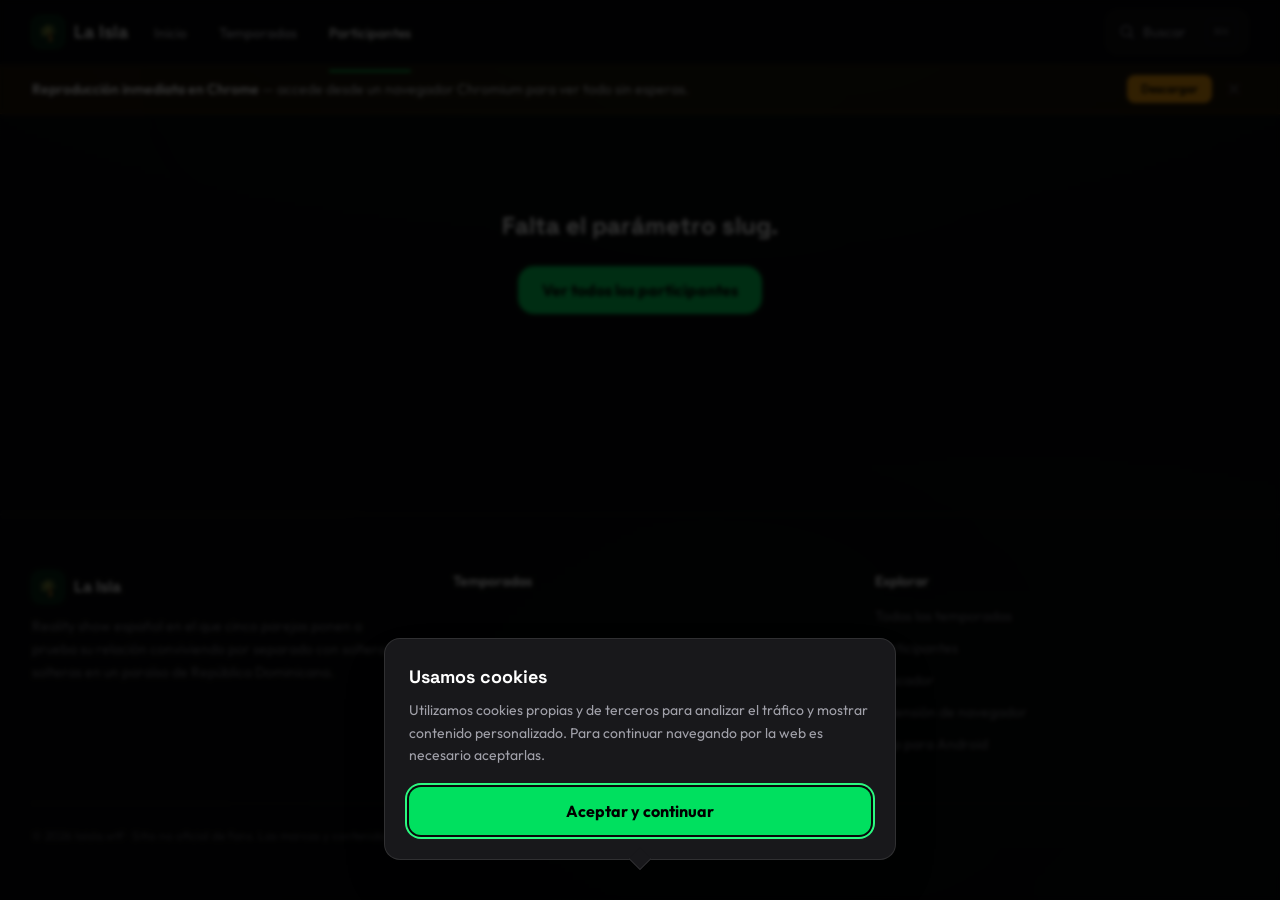
<file: participante/index.html>
<!DOCTYPE html><html lang="es"><head><meta charSet="utf-8"/><meta name="viewport" content="width=device-width, initial-scale=1"/><link rel="stylesheet" href="/_next/static/chunks/2ipsvptw6dx37.css" data-precedence="next"/><link rel="preload" as="script" fetchPriority="low" href="/_next/static/chunks/310vm2bl3xxpt.js"/><script src="/_next/static/chunks/0y-dctk-kmqss.js" async=""></script><script src="/_next/static/chunks/1mh6a-0e61pyc.js" async=""></script><script src="/_next/static/chunks/1hax-r4j1tvwy.js" async=""></script><script src="/_next/static/chunks/turbopack-0ufqq8f11pvk-.js" async=""></script><script src="/_next/static/chunks/2oxhdzv-7f0c0.js" async=""></script><script src="/_next/static/chunks/1i3mmdrdxb1fn.js" async=""></script><link rel="preload" href="https://fonts.googleapis.com/css2?family=Outfit:wght@400;500;600;700;800&amp;family=Space+Grotesk:wght@600;700&amp;display=swap" as="style" media="print"/><meta name="theme-color" content="#09090b"/><title>Participante | La Isla de las Tentaciones</title><meta name="description" content="Fichas de los participantes de La Isla de las Tentaciones: edad, origen, pareja y temporada."/><link rel="manifest" href="/manifest.webmanifest"/><meta name="robots" content="index, follow, max-image-preview:large, max-snippet:-1, max-video-preview:-1"/><meta name="apple-mobile-web-app-title" content="La Isla"/><link rel="canonical" href="https://laisla.wtf/participante/"/><link rel="alternate" hrefLang="es" href="https://laisla.wtf/participante/"/><link rel="alternate" hrefLang="x-default" href="https://laisla.wtf/participante/"/><meta property="og:title" content="Participante"/><meta property="og:description" content="Fichas de los participantes de La Isla de las Tentaciones: edad, origen, pareja y temporada."/><meta property="og:url" content="https://laisla.wtf/participante/"/><meta property="og:site_name" content="La Isla de las Tentaciones"/><meta property="og:locale" content="es_ES"/><meta property="og:image" content="https://laisla.wtf/images/og-default.jpg"/><meta property="og:image:alt" content="Participante"/><meta property="og:type" content="profile"/><meta name="twitter:card" content="summary_large_image"/><meta name="twitter:title" content="Participante"/><meta name="twitter:description" content="Fichas de los participantes de La Isla de las Tentaciones: edad, origen, pareja y temporada."/><meta name="twitter:image" content="https://laisla.wtf/images/og-default.jpg"/><link rel="icon" href="/favicon.svg" type="image/svg+xml"/><link rel="apple-touch-icon" href="/apple-touch-icon.png"/><link rel="preconnect" href="https://raw.laisla.wtf" crossorigin="anonymous"/><link rel="preconnect" href="https://album.mediaset.es"/><link rel="dns-prefetch" href="https://album.mediaset.es"/><link rel="preconnect" href="https://fonts.googleapis.com"/><link rel="preconnect" href="https://fonts.gstatic.com" crossorigin="anonymous"/><script>
(function () {
  var base = 'https://raw.laisla.wtf/data';
  var p = location.pathname.replace(/\/+$/, '') || '/';
  var needsContent = ['/', '/temporadas', '/temporada', '/ver', '/buscar'].indexOf(p) !== -1;
  var needsPeople = ['/', '/temporadas', '/temporada', '/participantes', '/participante', '/buscar'].indexOf(p) !== -1;
  function get(file) {
    var pr = fetch(base + '/' + file, { cache: 'no-cache' }).then(function (r) {
      if (!r.ok) throw new Error(file + ' ' + r.status);
      return r.json();
    });
    // La vista la consume más tarde: sin esto el navegador avisaría de una
    // promesa rechazada sin manejar si el JSON falla.
    pr.catch(function () {});
    return pr;
  }
  var early = {};
  if (needsContent) early.content = get('content.json');
  if (needsPeople) early.people = get('participants.json');
  window.__lidltEarly = early;
})();</script><link id="fonts-css" rel="stylesheet" href="https://fonts.googleapis.com/css2?family=Outfit:wght@400;500;600;700;800&amp;family=Space+Grotesk:wght@600;700&amp;display=swap" media="print"/><script>(function(l){if(!l)return;function on(){l.media='all'}if(l.sheet){on()}else{l.addEventListener('load',on)}})(document.getElementById('fonts-css'));</script><noscript><link rel="stylesheet" href="https://fonts.googleapis.com/css2?family=Outfit:wght@400;500;600;700;800&amp;family=Space+Grotesk:wght@600;700&amp;display=swap"/></noscript><script>
try {
  if (!localStorage.getItem('cookie_ok')) {
    document.documentElement.classList.add('needs-consent');
  }
} catch (e) {
  document.documentElement.classList.add('needs-consent');
}</script><style>
.needs-consent,
.needs-consent body {
  overflow: hidden !important;
}
.needs-consent #cookie-gate {
  display: flex !important;
}</style><script type="application/ld+json">{"@context":"https://schema.org","@graph":[{"@type":"WebSite","@id":"https://laisla.wtf/#website","url":"https://laisla.wtf/","name":"La Isla de las Tentaciones","inLanguage":"es-ES","potentialAction":{"@type":"SearchAction","target":{"@type":"EntryPoint","urlTemplate":"https://laisla.wtf/buscar/?q={search_term_string}"},"query-input":"required name=search_term_string"}}]}</script><script defer="" src="/shield.js"></script><script src="/_next/static/chunks/0cz1d0mv5g_q7.js" noModule=""></script></head><body class="flex min-h-screen flex-col bg-isla-dark text-white"><div hidden=""><!--$--><!--/$--></div><a href="#contenido" class="sr-only focus:not-sr-only focus:fixed focus:left-4 focus:top-4 focus:z-[100] focus:rounded-xl focus:bg-brand-500 focus:px-4 focus:py-2 focus:font-semibold focus:text-black">Saltar al contenido</a><div class="page-glow pointer-events-none fixed inset-0 z-0 overflow-hidden" aria-hidden="true"><div class="absolute -top-1/3 left-1/4 h-[400px] w-[800px] rounded-full bg-brand-500/[0.035] blur-[150px]"></div><div class="absolute bottom-0 right-1/4 h-[300px] w-[600px] rounded-full bg-brand-600/[0.025] blur-[120px]"></div></div><header class="bar-blur sticky top-0 z-50 border-b border-white/[0.07]"><nav class="mx-auto flex h-16 max-w-7xl items-center gap-1 px-4 sm:px-6 lg:px-8" aria-label="Principal"><a href="/" class="focus-ring group mr-2 flex items-center gap-2.5 rounded-xl" aria-label="La Isla de las Tentaciones — Inicio"><span class="flex h-8 w-8 items-center justify-center rounded-lg bg-brand-500/15 text-base ring-1 ring-brand-500/25" aria-hidden="true">🌴</span><span class="font-display text-lg font-bold leading-none text-white transition-colors group-hover:text-brand-400">La Isla</span></a><ul class="hidden items-center gap-1 sm:flex"><li><a href="/" class="focus-ring relative rounded-xl px-3.5 py-2 text-sm font-medium transition-colors text-zinc-400 hover:text-white">Inicio</a></li><li><a href="/temporadas/" class="focus-ring relative rounded-xl px-3.5 py-2 text-sm font-medium transition-colors text-zinc-400 hover:text-white">Temporadas</a></li><li><a href="/participantes/" aria-current="page" class="focus-ring relative rounded-xl px-3.5 py-2 text-sm font-medium transition-colors text-white">Participantes<span class="absolute inset-x-3.5 -bottom-[1.35rem] h-0.5 rounded-full bg-brand-500" aria-hidden="true"></span></a></li></ul><div class="ml-auto flex items-center gap-2"><button type="button" data-search-trigger="true" class="focus-ring flex items-center gap-2 rounded-xl border border-white/[0.08] bg-white/[0.03] py-2 pl-3 pr-2.5 text-sm text-zinc-400 transition-colors hover:border-white/[0.16] hover:text-white" aria-label="Buscar episodios y participantes"><svg class="h-4 w-4 flex-shrink-0" fill="none" stroke="currentColor" stroke-width="2" viewBox="0 0 24 24" aria-hidden="true"><path stroke-linecap="round" stroke-linejoin="round" d="m21 21-5.2-5.2m0 0a7.5 7.5 0 1 0-10.6-10.6 7.5 7.5 0 0 0 10.6 10.6Z"></path></svg><span class="hidden md:inline">Buscar</span><kbd class="ml-3 hidden rounded border border-white/10 px-1.5 py-0.5 font-sans text-[10px] text-zinc-500 md:block">⌘K</kbd></button><details class="nav-menu sm:hidden"><summary class="focus-ring flex cursor-pointer list-none items-center rounded-xl p-2 text-zinc-400 transition-colors hover:bg-white/[0.05] hover:text-white" aria-label="Abrir menú"><svg class="h-5 w-5" fill="none" stroke="currentColor" stroke-width="2" viewBox="0 0 24 24" aria-hidden="true"><path stroke-linecap="round" stroke-linejoin="round" d="M3.75 9h16.5m-16.5 6.75h16.5"></path></svg></summary><div class="absolute inset-x-0 top-full z-50 border-b border-white/[0.08] bg-isla-surface/95 p-3 shadow-2xl backdrop-blur-2xl"><ul class="space-y-1"><li><a href="/" class="focus-ring block rounded-xl px-4 py-3 text-sm font-medium transition-colors text-zinc-300 hover:bg-white/[0.06] hover:text-white">Inicio</a></li><li><a href="/temporadas/" class="focus-ring block rounded-xl px-4 py-3 text-sm font-medium transition-colors text-zinc-300 hover:bg-white/[0.06] hover:text-white">Temporadas</a></li><li><a href="/participantes/" aria-current="page" class="focus-ring block rounded-xl px-4 py-3 text-sm font-medium transition-colors bg-white/[0.06] text-white">Participantes</a></li></ul></div></details></div></nav></header><main id="contenido" class="relative z-10 flex-1"><div class="mx-auto max-w-5xl px-4 py-8 sm:px-6 lg:px-8"><div class="skeleton mb-6 h-4 w-64"></div><div class="flex gap-6"><div class="skeleton h-40 w-40 rounded-2xl"></div><div class="flex-1 space-y-3"><div class="skeleton h-10 w-72"></div><div class="skeleton h-4 w-full"></div><div class="skeleton h-4 w-2/3"></div></div></div></div><noscript><div class="mx-auto max-w-3xl px-4 py-12 sm:px-6 lg:px-8"><h1 class="font-display text-2xl font-bold text-white">Participantes</h1><p class="mt-3 prose-isla">Esta página necesita JavaScript. Aquí tienes las fichas ya publicadas:</p><p class="mt-5"><a href="/participantes/" class="text-brand-400 hover:text-brand-300">Ver todos los participantes</a></p></div></noscript><!--$--><!--/$--></main><footer class="relative z-10 mt-24 border-t border-white/[0.07]"><div class="mx-auto max-w-7xl px-4 py-14 sm:px-6 lg:px-8"><div class="grid grid-cols-2 gap-8 md:grid-cols-3 lg:gap-12"><div class="col-span-2 md:col-span-1"><div class="mb-3 flex items-center gap-2.5"><span class="flex h-8 w-8 items-center justify-center rounded-lg bg-brand-500/15 text-base ring-1 ring-brand-500/25" aria-hidden="true">🌴</span><span class="font-display font-bold text-white">La Isla</span></div><p class="text-sm leading-relaxed text-zinc-500">Reality show español en el que cinco parejas ponen a prueba su relación conviviendo por separado con solteros y solteras en un paraíso de República Dominicana.</p></div><nav aria-labelledby="footer-seasons"><h2 id="footer-seasons" class="mb-3 text-sm font-semibold text-white">Temporadas</h2><ul class="grid grid-cols-2 gap-x-4 gap-y-2"></ul></nav><nav aria-labelledby="footer-explore"><h2 id="footer-explore" class="mb-3 text-sm font-semibold text-white">Explorar</h2><ul class="space-y-2"><li><a href="/temporadas/" class="focus-ring rounded text-sm text-zinc-500 transition-colors hover:text-brand-400">Todas las temporadas</a></li><li><a href="/participantes/" class="focus-ring rounded text-sm text-zinc-500 transition-colors hover:text-brand-400">Participantes</a></li><li><a href="/buscar/" class="focus-ring rounded text-sm text-zinc-500 transition-colors hover:text-brand-400">Buscador</a></li><li><a href="/extension/" class="focus-ring rounded text-sm text-zinc-500 transition-colors hover:text-brand-400">Extensión de navegador</a></li><li><a href="/app/" class="focus-ring rounded text-sm text-zinc-500 transition-colors hover:text-brand-400">App para Android</a></li></ul></nav></div><div class="mt-12 flex flex-col items-center justify-between gap-3 border-t border-white/[0.05] pt-6 sm:flex-row"><p class="text-xs text-zinc-600">© <!-- -->2026<!-- --> laisla.wtf · Sitio no oficial de fans. Las marcas y contenidos pertenecen a sus respectivos propietarios.</p></div></div></footer><div id="android-popup" class="fixed inset-x-0 bottom-0 z-[9998] hidden p-4"><div class="mx-auto max-w-md rounded-2xl border border-white/10 bg-zinc-900 p-5 shadow-2xl"><div class="mb-4 flex items-center gap-3"><span class="flex h-11 w-11 items-center justify-center rounded-xl bg-brand-500/15 text-2xl" aria-hidden="true">🌴</span><div><h2 class="font-display text-base font-bold text-white">La Isla para Android</h2><p class="text-xs text-zinc-500">Sin navegador, sin anuncios</p></div></div><div class="flex gap-3"><button type="button" id="android-popup-close" class="focus-ring flex-1 rounded-xl border border-white/10 px-4 py-2.5 text-sm font-medium text-zinc-400 transition-colors hover:bg-white/[0.04]">Ahora no</button><a href="/app/" class="focus-ring flex-1 rounded-xl bg-brand-500 px-4 py-2.5 text-center text-sm font-semibold text-black transition-colors hover:bg-brand-400">Descargar</a></div></div></div><div id="cookie-gate" class="fixed inset-0 z-[10100] hidden items-end justify-center" role="dialog" aria-modal="true" aria-labelledby="cookie-title"><div class="absolute inset-0 bg-black/80 backdrop-blur-[2px]"></div><div class="relative mx-auto mb-6 w-[min(92vw,34rem)] px-4 sm:mb-10"><div class="relative rounded-2xl border border-white/10 bg-zinc-900 p-6 shadow-2xl"><div class="absolute -bottom-2 left-1/2 h-4 w-4 -translate-x-1/2 rotate-45 border-b border-r border-white/10 bg-zinc-900" aria-hidden="true"></div><h2 id="cookie-title" class="font-display text-lg font-bold text-white">Usamos cookies</h2><p class="mt-2 text-sm leading-relaxed text-zinc-400">Utilizamos cookies propias y de terceros para analizar el tráfico y mostrar contenido personalizado. Para continuar navegando por la web es necesario aceptarlas.</p><button type="button" id="cookie-accept" class="focus-ring mt-5 w-full rounded-xl bg-brand-500 px-5 py-3 font-bold text-black transition-colors hover:bg-brand-400">Aceptar y continuar</button></div></div></div><script>
(function () {
  // Normaliza la ruta a su forma con barra final. Las URLs se generan
  // siempre así, pero un enlace antiguo o un marcador puede no llevarla.
  if (!/\.[a-z0-9]+$/i.test(location.pathname) && !location.pathname.endsWith('/')) {
    history.replaceState(null, '', location.pathname + '/' + location.search + location.hash);
  }

  var path = location.pathname;
  var ua = navigator.userAgent || '';

  function store(k, v) { try { localStorage.setItem(k, v); } catch (e) {} }
  function read(k) { try { return localStorage.getItem(k); } catch (e) { return null; } }

  // ── Puerta de consentimiento ──
  function loadAnalytics() {
    if (/^\/(extension|app)(\/|$)/.test(path)) return;
    var s = document.createElement('script');
    s.src = '/lidlt.js';
    s.defer = true;
    document.head.appendChild(s);
  }

  if (read('cookie_ok')) {
    document.documentElement.classList.remove('needs-consent');
    loadAnalytics();
  } else {
    var accept = document.getElementById('cookie-accept');
    if (accept) {
      accept.focus({ preventScroll: true });
      accept.addEventListener('click', function () {
        store('cookie_ok', '1');
        document.documentElement.classList.remove('needs-consent');
        loadAnalytics();
      });
    }

    // Mientras no acepte no se navega: ni con teclado ni con atajos.
    document.addEventListener(
      'keydown',
      function (e) {
        if (!document.documentElement.classList.contains('needs-consent')) return;
        if (e.key === 'Tab') {
          e.preventDefault();
          accept && accept.focus({ preventScroll: true });
        } else if (e.key === 'Enter' || e.key === ' ') {
          if (document.activeElement === accept) return;
          e.preventDefault();
        } else if (e.key !== 'F5' && !e.metaKey && !e.ctrlKey) {
          e.preventDefault();
        }
      },
      true,
    );
  }

  // ── Android app invite ──
  if (/Android/i.test(ua) && !read('android_popup_seen') && !/^\/app(\/|$)/.test(path)) {
    setTimeout(function () {
      var p = document.getElementById('android-popup');
      if (!p) return;
      p.classList.remove('hidden');
      var close = document.getElementById('android-popup-close');
      if (close) close.addEventListener('click', function () {
        p.classList.add('hidden');
        store('android_popup_seen', '1');
      });
    }, 2500);
  }

  // ── Service worker ──
  // En local nunca: un SW cacheando CSS/JS de URLs fijas deja el
  // navegador servido con estilos de una build anterior, y el problema
  // es invisible porque no da ningún error. Si hay uno instalado de
  // antes, se elimina junto con sus cachés.
  var esLocal = /^(localhost|127\.0\.0\.1|\[::1\])$/.test(location.hostname);

  if ('serviceWorker' in navigator) {
    if (esLocal) {
      navigator.serviceWorker.getRegistrations().then(function (rs) {
        rs.forEach(function (r) { r.unregister(); });
      }).catch(function () {});
      if (window.caches && caches.keys) {
        caches.keys().then(function (ks) {
          ks.forEach(function (k) { caches.delete(k); });
        }).catch(function () {});
      }
    } else {
      window.addEventListener('load', function () {
        navigator.serviceWorker.register('/sw.js').catch(function () {});
      });
    }
  }
})();</script><script src="/_next/static/chunks/310vm2bl3xxpt.js" id="_R_" async=""></script><script>(self.__next_f=self.__next_f||[]).push([0])</script><script>self.__next_f.push([1,"1:\"$Sreact.fragment\"\nf:I[68027,[\"/_next/static/chunks/2oxhdzv-7f0c0.js\"],\"default\",1]\n:HL[\"/_next/static/chunks/2ipsvptw6dx37.css\",\"style\"]\n:HL[\"https://fonts.googleapis.com/css2?family=Outfit:wght@400;500;600;700;800\u0026family=Space+Grotesk:wght@600;700\u0026display=swap\",\"style\",{\"media\":\"print\"}]\n2:[\"$\",\"link\",null,{\"rel\":\"stylesheet\",\"href\":\"https://fonts.googleapis.com/css2?family=Outfit:wght@400;500;600;700;800\u0026family=Space+Grotesk:wght@600;700\u0026display=swap\"}]\nd:X\n0:{\"P\":null,\"c\":[\"\",\"participante\",\"\"],\"q\":\"\",\"i\":false,\"f\":[[[\"\",{\"children\":[\"participante\",{\"children\":[\"__PAGE__\",{},\"$undefined\",\"$undefined\",4608]},\"$undefined\",\"$undefined\",4608]},\"$undefined\",\"$undefined\",4624],[[\"$\",\"$1\",\"c\",{\"children\":[[[\"$\",\"link\",\"0\",{\"rel\":\"stylesheet\",\"href\":\"/_next/static/chunks/2ipsvptw6dx37.css\",\"precedence\":\"next\",\"crossOrigin\":\"$undefined\",\"nonce\":\"$undefined\"}],[\"$\",\"script\",\"script-0\",{\"src\":\"/_next/static/chunks/2oxhdzv-7f0c0.js\",\"async\":true,\"nonce\":\"$undefined\"}]],[\"$\",\"html\",null,{\"lang\":\"es\",\"suppressHydrationWarning\":true,\"children\":[[\"$\",\"head\",null,{\"children\":[[\"$\",\"script\",null,{\"dangerouslySetInnerHTML\":{\"__html\":\"\\n(function () {\\n  var base = 'https://raw.laisla.wtf/data';\\n  var p = location.pathname.replace(/\\\\/+$/, '') || '/';\\n  var needsContent = ['/', '/temporadas', '/temporada', '/ver', '/buscar'].indexOf(p) !== -1;\\n  var needsPeople = ['/', '/temporadas', '/temporada', '/participantes', '/participante', '/buscar'].indexOf(p) !== -1;\\n  function get(file) {\\n    var pr = fetch(base + '/' + file, { cache: 'no-cache' }).then(function (r) {\\n      if (!r.ok) throw new Error(file + ' ' + r.status);\\n      return r.json();\\n    });\\n    // La vista la consume más tarde: sin esto el navegador avisaría de una\\n    // promesa rechazada sin manejar si el JSON falla.\\n    pr.catch(function () {});\\n    return pr;\\n  }\\n  var early = {};\\n  if (needsContent) early.content = get('content.json');\\n  if (needsPeople) early.people = get('participants.json');\\n  window.__lidltEarly = early;\\n})();\"}}],[\"$\",\"link\",null,{\"rel\":\"preconnect\",\"href\":\"https://raw.laisla.wtf\",\"crossOrigin\":\"anonymous\"}],[\"$\",\"link\",null,{\"rel\":\"preconnect\",\"href\":\"https://album.mediaset.es\"}],[\"$\",\"link\",null,{\"rel\":\"dns-prefetch\",\"href\":\"https://album.mediaset.es\"}],[\"$\",\"link\",null,{\"rel\":\"preconnect\",\"href\":\"https://fonts.googleapis.com\"}],[\"$\",\"link\",null,{\"rel\":\"preconnect\",\"href\":\"https://fonts.gstatic.com\",\"crossOrigin\":\"anonymous\"}],[\"$\",\"link\",null,{\"id\":\"fonts-css\",\"rel\":\"stylesheet\",\"href\":\"https://fonts.googleapis.com/css2?family=Outfit:wght@400;500;600;700;800\u0026family=Space+Grotesk:wght@600;700\u0026display=swap\",\"media\":\"print\"}],[\"$\",\"script\",null,{\"dangerouslySetInnerHTML\":{\"__html\":\"(function(l){if(!l)return;function on(){l.media='all'}if(l.sheet){on()}else{l.addEventListener('load',on)}})(document.getElementById('fonts-css'));\"}}],[\"$\",\"noscript\",null,{\"children\":\"$2\"}],[\"$\",\"script\",null,{\"dangerouslySetInnerHTML\":{\"__html\":\"\\ntry {\\n  if (!localStorage.getItem('cookie_ok')) {\\n    document.documentElement.classList.add('needs-consent');\\n  }\\n} catch (e) {\\n  document.documentElement.classList.add('needs-consent');\\n}\"}}],[\"$\",\"style\",null,{\"dangerouslySetInnerHTML\":{\"__html\":\"\\n.needs-consent,\\n.needs-consent body {\\n  overflow: hidden !important;\\n}\\n.needs-consent #cookie-gate {\\n  display: flex !important;\\n}\"}}],[\"$\",\"script\",null,{\"type\":\"application/ld+json\",\"dangerouslySetInnerHTML\":{\"__html\":\"{\\\"@context\\\":\\\"https://schema.org\\\",\\\"@graph\\\":[{\\\"@type\\\":\\\"WebSite\\\",\\\"@id\\\":\\\"https://laisla.wtf/#website\\\",\\\"url\\\":\\\"https://laisla.wtf/\\\",\\\"name\\\":\\\"La Isla de las Tentaciones\\\",\\\"inLanguage\\\":\\\"es-ES\\\",\\\"potentialAction\\\":{\\\"@type\\\":\\\"SearchAction\\\",\\\"target\\\":{\\\"@type\\\":\\\"EntryPoint\\\",\\\"urlTemplate\\\":\\\"https://laisla.wtf/buscar/?q={search_term_string}\\\"},\\\"query-input\\\":\\\"required name=search_term_string\\\"}}]}\"}}],[\"$\",\"script\",null,{\"defer\":true,\"src\":\"/shield.js\"}]]}],[\"$\",\"body\",null,{\"className\":\"flex min-h-screen flex-col bg-isla-dark text-white\",\"children\":[[\"$\",\"a\",null,{\"href\":\"#contenido\",\"className\":\"sr-only focus:not-sr-only focus:fixed focus:left-4 focus:top-4 focus:z-[100] focus:rounded-xl focus:bg-brand-500 focus:px-4 focus:py-2 focus:font-semibold focus:text-black\",\"children\":\"Saltar al contenido\"}],[\"$\",\"div\",null,{\"className\":\"page-glow pointer-events-none fixed inset-0 z-0 overflow-hidden\",\"aria-hidden\":\"true\",\"children\":[[\"$\",\"div\",null,{\"className\":\"absolute -top-1/3 left-1/4 h-[400px] w-[800px] rounded-full bg-brand-500/[0.035] blur-[150px]\"}],\"$L3\"]}],\"$L4\",\"$L5\",\"$L6\",\"$L7\",\"$L8\",\"$L9\",\"$La\"]}]]}]]}],{\"children\":[\"$Lb\",{\"children\":[\"$Lc\",{},null,false,null]},null,false,\"$d\"]},null,false,null],\"$Le\",false]],\"m\":\"$undefined\",\"G\":[\"$f\",[\"$L10\"]],\"S\":true,\"h\":null,\"r\":\"$undefined\",\"s\":\"$undefined\",\"a\":\"$undefined\",\"l\":\"$undefined\",\"p\":\"$undefined\",\"d\":\"$undefined\",\"b\":\"DXAw2PQ5NSpO98jMLINnd\"}\n11:I[54787,[\"/_next/static/chunks/2oxhdzv-7f0c0.js\"],\"default\"]\n12:I[27754,[\"/_next/static/chunks/2oxhdzv-7f0c0.js\"],\"default\"]\n13:I[27922,[\"/_next/static/chunks/2oxhdzv-7f0c0.js\"],\"default\"]\n14:I[39756,[\"/_next/static/chunks/2oxhdzv-7f0c0.js\"],\"default\"]\n15:I[37457,[\"/_next/static/chunks/2oxhdzv-7f0c0.js\"],\"default\"]\n16:I[18703,[\"/_next/static/chunks/2oxhdzv-7f0c0.js\"],\"default\"]\n18:I[78568,[\"/_next/static/chunks/2oxhdzv-7f0c0.js\",\"/_next/static/chunks/1i3mmdrdxb1fn.js\"],\"default\"]\n1a:I[97367,[\"/_next/static/chunks/2oxhdzv-7f0c0.js\"],\"OutletBoundary\"]\n1b:\"$Sreact.suspense\"\n1d:I[97367,[\"/_next/static/chunks/2oxhdzv-7f0c0.js\"],\"ViewportBoundary\"]\n1f:I[97367,[\"/_next/static/chunks/2oxhdzv-7f0c0.js\"],\"MetadataBoundary\"]\n3:[\"$\",\"div\",null,{\"className\":\"absolute bottom-0 right-1/4 h-[300px] w-[600px] rounded-full bg-brand-600/[0.025] blur-[120px]\"}]\n4:[[\"$\",\"header\",null,{\"className\":\"bar-blur sticky top-0 z-50 border-b border-white/[0.07]\",\"children\":[\"$\",\"nav\",null,{\"className\":\"mx-auto flex h-16 max-w-7xl items-center gap-1 px-4 sm:px-6 lg:px-8\",\"aria-label\":\"Principal\",\"children\":[[\"$\",\"a\",null,{\"href\":\"/\",\"className\":\"focus-ring group mr-2 flex items-center gap-2.5 rounded-xl\",\"aria-label\":\"La Isla de las Tentaciones — Inicio\",\"children\":[[\"$\",\"span\",null,{\"className\":\"flex h-8 w-8 items-center justify-center rounded-lg bg-brand-500/15 text-base ring-1 ring-brand-500/25\",\"aria-hidden\":\"true\",\"children\":\"🌴\"}],[\"$\",\"span\",null,{\"className\":\"font-display text-lg font-bold leading-none text-white transition-colors group-hover:text-brand-400\",\"children\":\"La Isla\"}]]}],[\"$\",\"$L11\",null,{\"variant\":\"desktop\"}],[\"$\",\"div\",null,{\"className\":\"ml-auto flex items-center gap-2\",\"children\":[[\"$\",\"button\",null,{\"type\":\"button\",\"data-search-trigger\":true,\"className\":\"focus-ring flex items-center gap-2 rounded-xl border border-white/[0.08] bg-white/[0.03] py-2 pl-3 pr-2.5 text-sm text-zinc-400 transition-colors hover:border-white/[0.16] hover:text-white\",\"aria-label\":\"Buscar episodios y participantes\",\"children\":[[\"$\",\"svg\",null,{\"className\":\"h-4 w-4 flex-shrink-0\",\"fill\":\"none\",\"stroke\":\"currentColor\",\"strokeWidth\":\"2\",\"viewBox\":\"0 0 24 24\",\"aria-hidden\":\"true\",\"children\":[\"$\",\"path\",null,{\"strokeLinecap\":\"round\",\"strokeLinejoin\":\"round\",\"d\":\"m21 21-5.2-5.2m0 0a7.5 7.5 0 1 0-10.6-10.6 7.5 7.5 0 0 0 10.6 10.6Z\"}]}],[\"$\",\"span\",null,{\"className\":\"hidden md:inline\",\"children\":\"Buscar\"}],[\"$\",\"kbd\",null,{\"className\":\"ml-3 hidden rounded border border-white/10 px-1.5 py-0.5 font-sans text-[10px] text-zinc-500 md:block\",\"children\":\"⌘K\"}]]}],[\"$\",\"details\",null,{\"className\":\"nav-menu sm:hidden\",\"children\":[[\"$\",\"summary\",null,{\"className\":\"focus-ring flex cursor-pointer list-none items-center rounded-xl p-2 text-zinc-400 transition-colors hover:bg-white/[0.05] hover:text-white\",\"aria-label\":\"Abrir menú\",\"children\":[\"$\",\"svg\",null,{\"className\":\"h-5 w-5\",\"fill\":\"none\",\"stroke\":\"currentColor\",\"strokeWidth\":\"2\",\"viewBox\":\"0 0 24 24\",\"aria-hidden\":\"true\",\"children\":[\"$\",\"path\",null,{\"strokeLinecap\":\"round\",\"strokeLinejoin\":\"round\",\"d\":\"M3.75 9h16.5m-16.5 6.75h16.5\"}]}]}],[\"$\",\"div\",null,{\"className\":\"absolute inset-x-0 top-full z-50 border-b border-white/[0.08] bg-isla-surface/95 p-3 shadow-2xl backdrop-blur-2xl\",\"children\":[\"$\",\"$L11\",null,{\"variant\":\"mobile\"}]}]]}]]}]]}]}],[\"$\",\"$L12\",null,{}]]\n5:[\"$\",\"$L13\",null,{}]\n6:[\"$\",\"main\",null,{\"id\":\"contenido\",\"className\":\"relative z-10 flex-1\",\"children\":[\"$\",\"$L14\",null,{\"parallelRouterKey\":\"children\",\"error\":\"$undefined\",\"errorStyles\":\"$undefined\",\"errorScripts\":\"$undefined\",\"template\":[\"$\",\"$L15\",null,{}],\"templateStyles\":\"$undefined\",\"templateScripts\":\"$undefined\",\"notFound\":[[\"$\",\"div\",null,{\"className\":\"mx-auto max-w-4xl px-4 py-16 sm:px-6 lg:px-8\",\"children\":[[\"$\",\"p\",null,{\"className\":\"font-display text-6xl font-bold text-brand-500/30 sm:text-7xl\",\"children\":\"404\"}],[\"$\",\"h1\",null,{\"className\":\"mt-3 font-display text-2xl font-bold text-white sm:text-3xl\",\"children\":\"Esta página no existe\"}],[\"$\",\"p\",null,{\"className\":\"mt-3 max-w-xl prose-isla\",\"children\":\"Puede que el enlace esté mal escrito o que el contenido haya cambiado de dirección. Prueba con el buscador o entra directamente al catálogo.\"}],[\"$\",\"div\",null,{\"className\":\"mt-7 flex flex-wrap gap-3\",\"children\":[[\"$\",\"a\",null,{\"href\":\"/\",\"className\":\"focus-ring rounded-2xl bg-brand-500 px-6 py-3 font-bold text-black transition hover:bg-brand-400\",\"children\":\"Ir al inicio\"}],[\"$\",\"a\",null,{\"href\":\"/temporadas/\",\"className\":\"focus-ring rounded-2xl border border-white/[0.1] bg-white/[0.05] px-6 py-3 font-semibold text-white transition hover:bg-white/[0.09]\",\"children\":\"Ver temporadas\"}],[\"$\",\"a\",null,{\"href\":\"/buscar/\",\"className\":\"focus-ring rounded-2xl border border-white/[0.1] bg-white/[0.05] px-6 py-3 font-semibold text-white transition hover:bg-white/[0.09]\",\"children\":\"Buscar\"}]]}]]}],[]],\"forbidden\":\"$undefined\",\"unauthorized\":\"$undefined\"}]}]\n7:[\"$\",\"footer\",null,{\"className\":\"relative z-10 mt-24 border-t border-white/[0.07]\",\"children\":[\"$\",\"div\",null,{\"className\":\"mx-auto max-w-7xl px-4 py-14 sm:px-6 lg:px-8\",\"children\":[[\"$\",\"div\",null,{\"className\":\"grid grid-cols-2 gap-8 md:grid-cols-3 lg:gap-12\",\"children\":[[\"$\",\"div\",null,{\"className\":\"col-span-2 md:col-span-1\",\"children\":[[\"$\",\"div\",null,{\"className\":\"mb-3 flex items-center gap-2.5\",\"children\":[[\"$\",\"span\",null,{\"className\":\"flex h-8 w-8 items-center justify-center rounded-lg bg-brand-500/15 text-base ring-1 ring-brand-500/25\",\"aria-hidden\":\"true\",\"children\":\"🌴\"}],[\"$\",\"span\",null,{\"className\":\"font-display font-bold text-white\",\"children\":\"La Isla\"}]]}],[\"$\",\"p\",null,{\"className\":\"text-sm leading-relaxed text-zinc-500\",\"children\":\"Reality show español en el que cinco parejas ponen a prueba su relación conviviendo por separado con solteros y solteras en un paraíso de República Dominicana.\"}]]}],[\"$\",\"nav\",null,{\"aria-labelledby\":\"footer-seasons\",\"children\":[[\"$\",\"h2\",null,{\"id\":\"footer-seasons\",\"className\":\"mb-3 text-sm font-semibold text-white\",\"children\":\"Temporadas\"}],[\"$\",\"$L16\",null,{\"variant\":\"footer\"}]]}],[\"$\",\"nav\",null,{\"aria-labelledby\":\"footer-explore\",\"children\":[[\"$\",\"h2\",null,{\"id\":\"footer-explore\",\"className\":\"mb-3 text-sm font-semibold text-white\",\"children\":\"Explorar\"}],[\"$\",\"ul\",null,{\"className\":\"space-y-2\",\"children\":[[\"$\",\"li\",null,{\"children\":[\"$\",\"a\",null,{\"href\":\"/temporadas/\",\"className\":\"focus-ring rounded text-sm text-zinc-500 transition-colors hover:text-brand-400\",\"children\":\"Todas las temporadas\"}]}],[\"$\",\"li\",null,{\"children\":[\"$\",\"a\",null,{\"href\":\"/participantes/\",\"className\":\"focus-ring rounded text-sm text-zinc-500 transition-colors hover:text-brand-400\",\"children\":\"Participantes\"}]}],[\"$\",\"li\",null,{\"children\":[\"$\",\"a\",null,{\"href\":\"/buscar/\",\"className\":\"focus-ring rounded text-sm text-zinc-500 transition-colors hover:text-brand-400\",\"children\":\"Buscador\"}]}],[\"$\",\"li\",null,{\"children\":[\"$\",\"a\",null,{\"href\":\"/extension/\",\"className\":\"focus-ring rounded text-sm text-zinc-500 transition-colors hover:text-brand-400\",\"children\":\"Extensión de navegador\"}]}],[\"$\",\"li\",null,{\"children\":[\"$\",\"a\",null,{\"href\":\"/app/\",\"className\":\"focus-ring rounded text-sm text-zinc-500 transition-colors hover:text-brand-400\",\"children\":\"App para Android\"}]}]]}]]}]]}],[\"$\",\"div\",null,{\"className\":\"mt-12 flex flex-col items-center justify-between gap-3 border-t border-white/[0.05] pt-6 sm:flex-row\",\"children\":[\"$\",\"p\",null,{\"className\":\"text-xs text-zinc-600\",\"children\":[\"© \",2026,\" laisla.wtf · Sitio no oficial de fans. Las marcas y contenidos pertenecen a sus respectivos propietarios.\"]}]}]]}]}]\n8:[\"$\",\"div\",null,{\"id\":\"android-popup\",\"className\":\"fixed inset-x-0 bottom-0 z-[9998] hidden p-4\",\"children\":[\"$\",\"div\",null,{\"className\":\"mx-auto max-w-md rounded-2xl border border-white/10 bg-zinc-900 p-5 shadow-2xl\",\"children\":[[\"$\",\"div\",null,{\"className\":\"mb-4 flex items-center gap-3\",\"children\":[[\"$\",\"span\",null,{\"className\":\"flex h-11 w-11 items-center justify-center rounded-xl bg-brand-500/15 text-2xl\",\"aria-hidden\":\"true\",\"children\":\"🌴\"}],[\"$\",\"div\",null,{\"children\":[[\"$\",\"h2\",null,{\"className\":\"font-display text-base font-bold text-white\",\"children\":\"La Isla para Android\"}],[\"$\",\"p\",null,{\"className\":\"text-xs text-zinc-500\",\"children\":\"Sin navegador, sin anuncios\"}]]}]]}],[\"$\",\"div\",null,{\"className\":\"flex gap-3\",\"children\":[[\"$\",\"button\",null,{\"type\":\"button\",\"id\":\"android-popup-close\",\"className\":\"focus-ring flex-1 rounded-xl border border-white/10 px-4 py-2.5 text-sm font-medium text-zinc-400 transition-colors hover:bg-white/[0.04]\",\"children\":\"Ahora no\"}],[\"$\",\"a\",null,{\"href\":\"/app/\",\"className\":\"focus-ring flex-1 rounded-xl bg-brand-500 px-4 py-2.5 text-center text-sm font-semibold text-black transition-colors hover:bg-brand-400\",\"children\":\"Descargar\"}]]}]]}]}]\n9:[\"$\",\"div\",null,{\"id\":\"cookie-gate\",\"className\":\"fixed inset-0 z-[10100] hidden items-end justify-center\",\"role\":\"dialog\",\"aria-modal\":\"true\",\"aria-labelledby\":\"cookie-title\",\"children\":[[\"$\",\"div\",null,{\"className\":\"absolute inset-0 bg-black/80 backdrop-blur-[2px]\"}],[\"$\",\"div\",null,{\"className\":\"relative mx-auto mb-6 w-[min(92vw,34rem)] px-4 sm:mb-10\",\"children\":[\"$\",\"div\",null,{\"className\":\"relative rounded-2xl border border-white/10 bg-zinc-900 p-6 shadow-2xl\",\"children\":[[\"$\",\"div\",null,{\"className\":\"absolute -bottom-2 left-1/2 h-4 w-4 -translate-x-1/2 rotate-45 border-b border-r border-white/10 bg-zinc-900\",\"aria-hidden\":\"true\"}],[\"$\",\"h2\",null,{\"id\":\"cookie-title\",\"className\":\"font-display text-lg font-bold text-white\",\"children\":\"Usamos cookies\"}],[\"$\",\"p\",null,{\"className\":\"mt-2 text-sm leading-relaxed text-zinc-400\",\"children\":\"Utilizamos cookies propias y de terceros para analizar el tráfico y mostrar contenido personalizado. Para continuar navegando por la web es necesario aceptarlas.\"}],[\"$\",\"button\",null,{\"type\":\"button\",\"id\":\"cookie-accept\",\"className\":\"focus-ring mt-5 w-full rounded-xl bg-brand-500 px-5 py-3 font-bold text-black transition-colors hover:bg-brand-400\",\"children\":\"Aceptar y continuar\"}]]}]}]]}]\n17:Td10,\n(function () {\n  // Normaliza la ruta a su forma con barra final. Las URLs se generan\n  // siempre así, pero un enlace antiguo o un marcador puede no llevarla.\n  if (!/\\.[a-z0-9]+$/i.test(location.pathname) \u0026\u0026 !location.pathname.endsWith('/')) {\n    history.replaceState(null, '', location.pathname + '/' + location.search + location.hash);\n  }\n\n  var path = location.pathname;\n  var ua = navigator.userAgent || '';\n\n  function store(k, v) { try { localStorage.setItem(k, v); } catch (e) {} }\n  function read(k) { try { return localStorage.getItem(k); } catch (e) { return null; } }\n\n  // ── Puerta de consentimiento ──\n  function loadAnalytics() {\n    if (/^\\/(extension|app)(\\/|$)/.test(path)) return;\n    var s = document.createElement('script');\n    s.src = '/lidlt.js';\n    s.defer = true;\n    document.head.appendChild(s);\n  }\n\n  if (read('cookie_ok')) {\n    document.documentElement.classList.remove('needs-consent');\n    loadAnalytics();\n  } else {\n    var accept = document.getElementById('cookie-accept');\n    if (accept) {\n      accept.focus({ preventScroll: true });\n      accept.addEventListener('click', function () {\n        store('cookie_ok', '1');\n        document.documentElement.classList.remove('needs-consent');\n        loadAnalytics();\n      });\n    }\n\n    // Mientras no acepte no se navega: ni con teclado ni con atajos.\n    document.addEventListener(\n      'keydown',\n      function (e) {\n        if (!document.documentElement.classList.contains('needs-consent')) return;\n        if (e.key === 'Tab') {\n          e.preventDefault();\n          accept \u0026\u0026 accept.focus({ preventScroll: true });\n        } else if (e.key === 'Enter' || e.key === ' ') {\n          if (document.activeElement === accept) return;\n          e.preventDefault();\n        } else if (e.key !== 'F5' \u0026\u0026 !e.metaKey \u0026\u0026 !e.ctrlKey) {\n          e.preventDefault();\n        }\n      },\n      true,\n    );\n  }\n\n  // ── Android app invite ──\n  if (/Android/i.test(ua) \u0026\u0026 !read('android_popup_seen') \u0026\u0026 !/^\\/app(\\/|$)/.test(path)) {\n    setTimeout(function () {\n      var p = document.getElementById('android-popup');\n      if (!p) return;\n      p.classList.remove('hidden');\n      var close = document.getElementById('android-popup-close');\n      if (close) close.addEventListener('click', function () {\n        p.classList.add('hidden');\n        store('android_popup_seen', '1');\n      });\n    }, 2500);\n  }\n\n  // ── Service worker ──\n  // En local nunca: un SW cacheando CSS/JS de URLs fijas deja el\n  // navegador servido con estilos de una build anterior, y el problema\n  // es invisible porque no da ningún error. Si hay uno instalado de\n  // antes, se elimina junto con sus cachés.\n  var esLocal = /^(localhost|127\\.0\\.0\\.1|\\[::1\\])$/.test(location.hostname);\n\n  if ('serviceWorker' in navigator) {\n    if (esLocal) {\n      navigator.serviceWorker.getRegistrations().then(function (rs) {\n        rs.forEach(function (r) { r.unregister(); });\n      }).catch(function () {});\n      if (window.caches \u0026\u0026 caches.keys) {\n        caches.keys().then(function (ks) {\n          ks.forEach(function (k) { caches.delete(k); });\n        }).catch(function () {});\n      }\n    } else {\n      window.addEventListener('load', function () {\n        navigator.serviceWorker.register('/sw.js').catch(function () {});\n      });\n    }\n  }\n})();a:[\"$\",\"script\",null,{\"dangerouslySetInnerHTML\":{\"__html\":\"$17\"}}]\nb:[\"$\",\"$1\",\"c\",{\"children\":[null,[\"$\",\"$L14\",null,{\"parallelRouterKey\":\"children\",\"error\":\"$undefined\",\"errorStyles\":\"$undefined\",\"errorScripts\":\"$undefined\",\"template\":[\"$\",\"$L15\",null,{}],\"templateStyles\":\"$undefined\",\"templateScripts\":\"$undefined\",\"notFound\":\"$undefined\",\"forbidden\":\"$undefined\",\"unauthorized\":\"$undefined\"}]]}]\n19:[\"$\",\"div\",null,{\"className\":\"mx-auto max-w-3xl px-4 py-12 sm:px-6 lg:px-8\",\"children\":[[\"$\",\"h1\",null,{\"className\":\"font-display text-2xl font-bold text-white\",\"children\":\"Participantes\"}],[\"$\",\"p\",null,{\"className\":\"mt-3 prose-isla\",\"children\":\"Esta página necesita JavaScript. Aquí tienes las fichas ya publicadas:\"}],[\"$\",\"p\",null,{\"className\":\"mt-5\",\"children\":[\"$\",\"a\",null,{\"href\":\"/participantes/\",\"className\":\"text-brand-400 hover:text-brand-300\",\"children\":\"Ver todos los participantes\"}]}]]}]\nc:[\"$\",\"$1\",\"c\",{\"children\":[[[\"$\",\"$L18\",null,{}],[\"$\",\"noscript\",null,{\"children\":\"$19\"}]],[[\"$\",\"script\",\"script-0\",{\"src\":\"/_next/static/chunks/1i3mmdrdxb1fn.js\",\"async\":true,\"nonce\":\"$undefined\"}]],[\"$\",\"$L1a\",null,{\"children\":[\"$\",\"$1b\",null,{\"name\":\"Next.MetadataOutlet\",\"children\":\"$@1c\"}]}]]}]\ne:[\"$\",\"$1\",\"h\",{\"children\":[null,[\"$\",\"$L1d\",null,{\"children\":\"$L1e\"}],[\"$\",\"div\",null,{\"hidden\":true,\"children\":[\"$\",\"$L1f\",null,{\"children\":[\"$\",\"$1b\",null,{\"name\":\"Next.Metadata\",\"children\":\"$L20\"}]}]}],null]}]\n10:[\"$\",\"link\",\"0\",{\"rel\":\"stylesheet\",\"href\":\"/_next/static/chunks/2ipsvptw6dx37.css\",\"precedence\":\"next\",\"crossOrigin\":\"$undefined\",\"nonce\":\"$undefined\"}]\nd:C\n1e:[[\"$\",\"meta\",\"0\",{\"charSet\":\"utf-8\"}],[\"$\",\"meta\",\"1\",{\"name\":\"viewport\",\"content\":\"width=device-width, initial-scale=1\"}],[\"$\",\"meta\",\"2\",{\"name\":\"theme-color\",\"content\":\"#09090b\"}]]\n21:I[27201,[\"/_next/static/chunks/2oxhdzv-7f0c0.js\"],\"IconMark\"]\n1c:null\n20:[[\"$\",\"title\",\"0\",{\"children\":\"Participante | La Isla de las Tentaciones\"}],[\"$\",\"meta\",\"1\",{\"name\":\"description\",\"content\":\"Fichas de los participantes de La Isla de las Tentaciones: edad, origen, pareja y temporada.\"}],[\"$\",\"link\",\"2\",{\"rel\":\"manifest\",\"href\":\"/manifest.webmanifest\",\"crossOrigin\":\"$undefined\"}],[\"$\",\"meta\",\"3\",{\"name\":\"robots\",\"content\":\"index, follow, max-image-preview:large, max-snippet:-1, max-video-preview:-1\"}],[\"$\",\"meta\",\"4\",{\"name\":\"apple-mobile-web-app-title\",\"content\":\"La Isla\"}],[\"$\",\"link\",\"5\",{\"rel\":\"canonical\",\"href\":\"https://laisla.wtf/participante/\"}],[\"$\",\"link\",\"6\",{\"rel\":\"alternate\",\"hrefLang\":\"es\",\"href\":\"https://laisla.wtf/participante/\"}],[\"$\",\"link\",\"7\",{\"rel\":\"alternate\",\"hrefLang\":\"x-default\",\"href\":\"https://laisla.wtf/participante/\"}],[\"$\",\"meta\",\"8\",{\"property\":\"og:title\",\"content\":\"Participante\"}],[\"$\",\"meta\",\"9\",{\"property\":\"og:description\",\"content\":\"Fichas de los participantes de La Isla de las Tentaciones: edad, origen, pareja y temporada.\"}],[\"$\",\"meta\",\"10\",{\"property\":\"og:url\",\"content\":\"https://laisla.wtf/participante/\"}],[\"$\",\"meta\",\"11\",{\"property\":\"og:site_name\",\"content\":\"La Isla de las Tentaciones\"}],[\"$\",\"meta\",\"12\",{\"property\":\"og:locale\",\"content\":\"es_ES\"}],[\"$\",\"meta\",\"13\",{\"property\":\"og:image\",\"content\":\"https://laisla.wtf/images/og-default.jpg\"}],[\"$\",\"meta\",\"14\",{\"property\":\"og:image:alt\",\"content\":\"Participante\"}],[\"$\",\"meta\",\"15\",{\"property\":\"og:type\",\"content\":\"profile\"}],[\"$\",\"meta\",\"16\",{\"name\":\"twitter:card\",\"content\":\"summary_large_image\"}],[\"$\",\"meta\",\"17\",{\"name\":\"twitter:title\",\"content\":\"Participante\"}],[\"$\",\"meta\",\"18\",{\"name\":\"twitter:description\",\"content\":\"Fichas de los participantes de La Isla de las Tentaciones: edad, origen, pareja y temporada.\"}],[\"$\",\"meta\",\"19\",{\"name\":\"twitter:image\",\"content\":\"https://laisla.wtf/images/og-default.jpg\"}],[\"$\",\"link\",\"20\",{\"rel\":\"icon\",\"href\":\"/favicon.svg\",\"type\":\"image/svg+xml\"}],[\"$\",\"link\",\"21\",{\"rel\":\"apple-touch-icon\",\"href\":\"/apple-touch-icon.png\"}],[\"$\",\"$L21\",\"22\",{}]]\n"])</script></body></html>
</file>
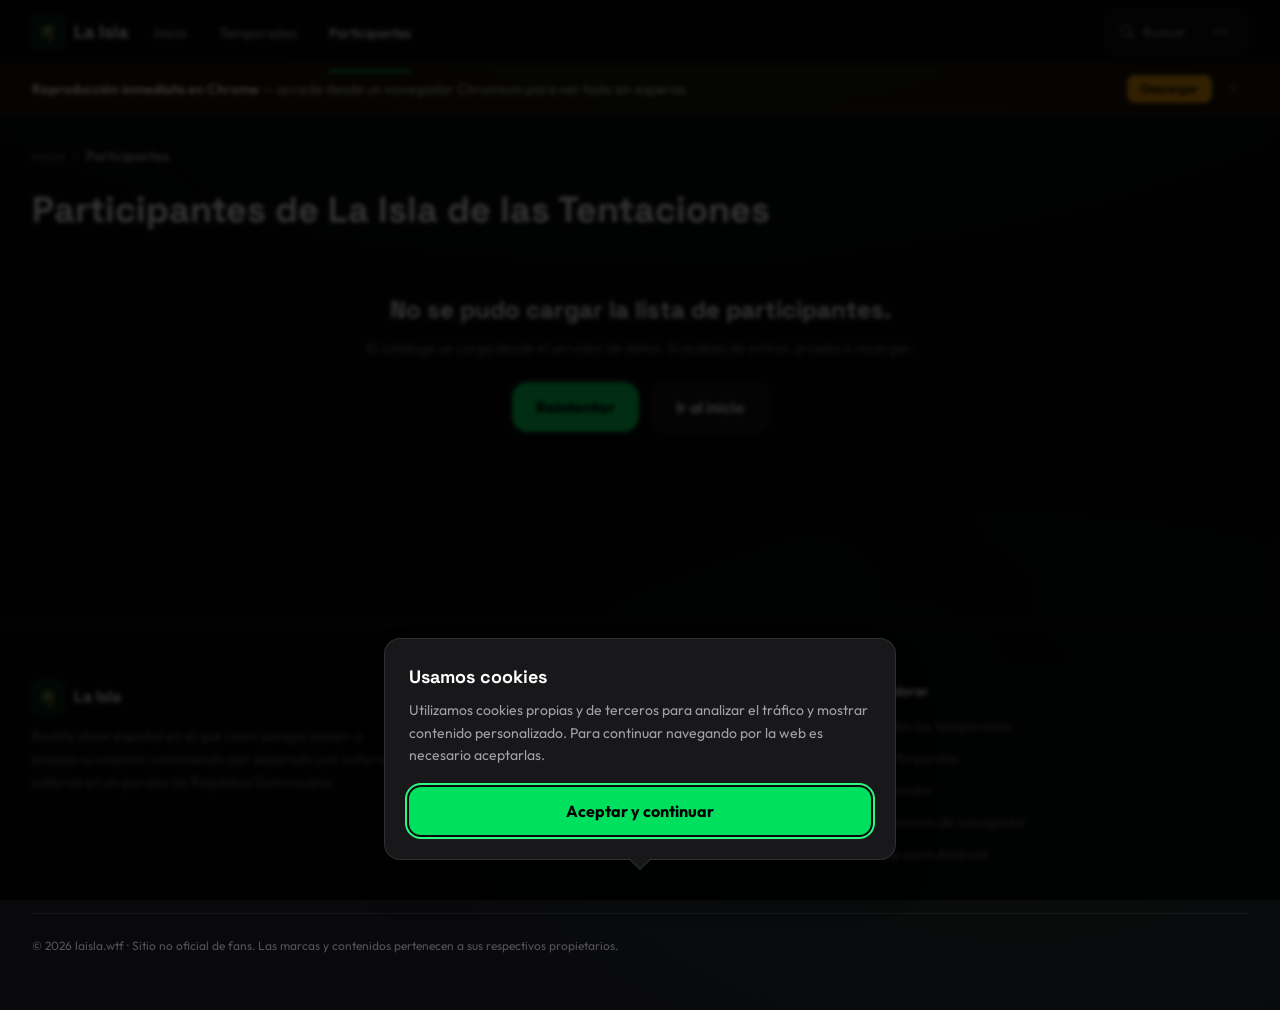
<file: participantes/index.html>
<!DOCTYPE html><html lang="es"><head><meta charSet="utf-8"/><meta name="viewport" content="width=device-width, initial-scale=1"/><link rel="stylesheet" href="/_next/static/chunks/2ipsvptw6dx37.css" data-precedence="next"/><link rel="preload" as="script" fetchPriority="low" href="/_next/static/chunks/310vm2bl3xxpt.js"/><script src="/_next/static/chunks/0y-dctk-kmqss.js" async=""></script><script src="/_next/static/chunks/1mh6a-0e61pyc.js" async=""></script><script src="/_next/static/chunks/1hax-r4j1tvwy.js" async=""></script><script src="/_next/static/chunks/turbopack-0ufqq8f11pvk-.js" async=""></script><script src="/_next/static/chunks/2oxhdzv-7f0c0.js" async=""></script><script src="/_next/static/chunks/3-mx0c2clqjic.js" async=""></script><link rel="preload" href="https://fonts.googleapis.com/css2?family=Outfit:wght@400;500;600;700;800&amp;family=Space+Grotesk:wght@600;700&amp;display=swap" as="style" media="print"/><meta name="theme-color" content="#09090b"/><title>Participantes de La Isla de las Tentaciones | La Isla de las Tentaciones</title><meta name="description" content="Todos los participantes de La Isla de las Tentaciones temporada por temporada: parejas, solteros y solteras, con su edad, origen e historia."/><link rel="manifest" href="/manifest.webmanifest"/><meta name="robots" content="index, follow, max-image-preview:large, max-snippet:-1, max-video-preview:-1"/><meta name="apple-mobile-web-app-title" content="La Isla"/><link rel="canonical" href="https://laisla.wtf/participantes/"/><link rel="alternate" hrefLang="es" href="https://laisla.wtf/participantes/"/><link rel="alternate" hrefLang="x-default" href="https://laisla.wtf/participantes/"/><meta property="og:title" content="Participantes de La Isla de las Tentaciones"/><meta property="og:description" content="Todos los participantes de La Isla de las Tentaciones temporada por temporada: parejas, solteros y solteras, con su edad, origen e historia."/><meta property="og:url" content="https://laisla.wtf/participantes/"/><meta property="og:site_name" content="La Isla de las Tentaciones"/><meta property="og:locale" content="es_ES"/><meta property="og:image" content="https://laisla.wtf/images/og-default.jpg"/><meta property="og:image:alt" content="Participantes de La Isla de las Tentaciones"/><meta property="og:type" content="website"/><meta name="twitter:card" content="summary_large_image"/><meta name="twitter:title" content="Participantes de La Isla de las Tentaciones"/><meta name="twitter:description" content="Todos los participantes de La Isla de las Tentaciones temporada por temporada: parejas, solteros y solteras, con su edad, origen e historia."/><meta name="twitter:image" content="https://laisla.wtf/images/og-default.jpg"/><link rel="icon" href="/favicon.svg" type="image/svg+xml"/><link rel="apple-touch-icon" href="/apple-touch-icon.png"/><link rel="preconnect" href="https://raw.laisla.wtf" crossorigin="anonymous"/><link rel="preconnect" href="https://album.mediaset.es"/><link rel="dns-prefetch" href="https://album.mediaset.es"/><link rel="preconnect" href="https://fonts.googleapis.com"/><link rel="preconnect" href="https://fonts.gstatic.com" crossorigin="anonymous"/><script>
(function () {
  var base = 'https://raw.laisla.wtf/data';
  var p = location.pathname.replace(/\/+$/, '') || '/';
  var needsContent = ['/', '/temporadas', '/temporada', '/ver', '/buscar'].indexOf(p) !== -1;
  var needsPeople = ['/', '/temporadas', '/temporada', '/participantes', '/participante', '/buscar'].indexOf(p) !== -1;
  function get(file) {
    var pr = fetch(base + '/' + file, { cache: 'no-cache' }).then(function (r) {
      if (!r.ok) throw new Error(file + ' ' + r.status);
      return r.json();
    });
    // La vista la consume más tarde: sin esto el navegador avisaría de una
    // promesa rechazada sin manejar si el JSON falla.
    pr.catch(function () {});
    return pr;
  }
  var early = {};
  if (needsContent) early.content = get('content.json');
  if (needsPeople) early.people = get('participants.json');
  window.__lidltEarly = early;
})();</script><link id="fonts-css" rel="stylesheet" href="https://fonts.googleapis.com/css2?family=Outfit:wght@400;500;600;700;800&amp;family=Space+Grotesk:wght@600;700&amp;display=swap" media="print"/><script>(function(l){if(!l)return;function on(){l.media='all'}if(l.sheet){on()}else{l.addEventListener('load',on)}})(document.getElementById('fonts-css'));</script><noscript><link rel="stylesheet" href="https://fonts.googleapis.com/css2?family=Outfit:wght@400;500;600;700;800&amp;family=Space+Grotesk:wght@600;700&amp;display=swap"/></noscript><script>
try {
  if (!localStorage.getItem('cookie_ok')) {
    document.documentElement.classList.add('needs-consent');
  }
} catch (e) {
  document.documentElement.classList.add('needs-consent');
}</script><style>
.needs-consent,
.needs-consent body {
  overflow: hidden !important;
}
.needs-consent #cookie-gate {
  display: flex !important;
}</style><script type="application/ld+json">{"@context":"https://schema.org","@graph":[{"@type":"WebSite","@id":"https://laisla.wtf/#website","url":"https://laisla.wtf/","name":"La Isla de las Tentaciones","inLanguage":"es-ES","potentialAction":{"@type":"SearchAction","target":{"@type":"EntryPoint","urlTemplate":"https://laisla.wtf/buscar/?q={search_term_string}"},"query-input":"required name=search_term_string"}}]}</script><script defer="" src="/shield.js"></script><script src="/_next/static/chunks/0cz1d0mv5g_q7.js" noModule=""></script></head><body class="flex min-h-screen flex-col bg-isla-dark text-white"><div hidden=""><!--$--><!--/$--></div><a href="#contenido" class="sr-only focus:not-sr-only focus:fixed focus:left-4 focus:top-4 focus:z-[100] focus:rounded-xl focus:bg-brand-500 focus:px-4 focus:py-2 focus:font-semibold focus:text-black">Saltar al contenido</a><div class="page-glow pointer-events-none fixed inset-0 z-0 overflow-hidden" aria-hidden="true"><div class="absolute -top-1/3 left-1/4 h-[400px] w-[800px] rounded-full bg-brand-500/[0.035] blur-[150px]"></div><div class="absolute bottom-0 right-1/4 h-[300px] w-[600px] rounded-full bg-brand-600/[0.025] blur-[120px]"></div></div><header class="bar-blur sticky top-0 z-50 border-b border-white/[0.07]"><nav class="mx-auto flex h-16 max-w-7xl items-center gap-1 px-4 sm:px-6 lg:px-8" aria-label="Principal"><a href="/" class="focus-ring group mr-2 flex items-center gap-2.5 rounded-xl" aria-label="La Isla de las Tentaciones — Inicio"><span class="flex h-8 w-8 items-center justify-center rounded-lg bg-brand-500/15 text-base ring-1 ring-brand-500/25" aria-hidden="true">🌴</span><span class="font-display text-lg font-bold leading-none text-white transition-colors group-hover:text-brand-400">La Isla</span></a><ul class="hidden items-center gap-1 sm:flex"><li><a href="/" class="focus-ring relative rounded-xl px-3.5 py-2 text-sm font-medium transition-colors text-zinc-400 hover:text-white">Inicio</a></li><li><a href="/temporadas/" class="focus-ring relative rounded-xl px-3.5 py-2 text-sm font-medium transition-colors text-zinc-400 hover:text-white">Temporadas</a></li><li><a href="/participantes/" aria-current="page" class="focus-ring relative rounded-xl px-3.5 py-2 text-sm font-medium transition-colors text-white">Participantes<span class="absolute inset-x-3.5 -bottom-[1.35rem] h-0.5 rounded-full bg-brand-500" aria-hidden="true"></span></a></li></ul><div class="ml-auto flex items-center gap-2"><button type="button" data-search-trigger="true" class="focus-ring flex items-center gap-2 rounded-xl border border-white/[0.08] bg-white/[0.03] py-2 pl-3 pr-2.5 text-sm text-zinc-400 transition-colors hover:border-white/[0.16] hover:text-white" aria-label="Buscar episodios y participantes"><svg class="h-4 w-4 flex-shrink-0" fill="none" stroke="currentColor" stroke-width="2" viewBox="0 0 24 24" aria-hidden="true"><path stroke-linecap="round" stroke-linejoin="round" d="m21 21-5.2-5.2m0 0a7.5 7.5 0 1 0-10.6-10.6 7.5 7.5 0 0 0 10.6 10.6Z"></path></svg><span class="hidden md:inline">Buscar</span><kbd class="ml-3 hidden rounded border border-white/10 px-1.5 py-0.5 font-sans text-[10px] text-zinc-500 md:block">⌘K</kbd></button><details class="nav-menu sm:hidden"><summary class="focus-ring flex cursor-pointer list-none items-center rounded-xl p-2 text-zinc-400 transition-colors hover:bg-white/[0.05] hover:text-white" aria-label="Abrir menú"><svg class="h-5 w-5" fill="none" stroke="currentColor" stroke-width="2" viewBox="0 0 24 24" aria-hidden="true"><path stroke-linecap="round" stroke-linejoin="round" d="M3.75 9h16.5m-16.5 6.75h16.5"></path></svg></summary><div class="absolute inset-x-0 top-full z-50 border-b border-white/[0.08] bg-isla-surface/95 p-3 shadow-2xl backdrop-blur-2xl"><ul class="space-y-1"><li><a href="/" class="focus-ring block rounded-xl px-4 py-3 text-sm font-medium transition-colors text-zinc-300 hover:bg-white/[0.06] hover:text-white">Inicio</a></li><li><a href="/temporadas/" class="focus-ring block rounded-xl px-4 py-3 text-sm font-medium transition-colors text-zinc-300 hover:bg-white/[0.06] hover:text-white">Temporadas</a></li><li><a href="/participantes/" aria-current="page" class="focus-ring block rounded-xl px-4 py-3 text-sm font-medium transition-colors bg-white/[0.06] text-white">Participantes</a></li></ul></div></details></div></nav></header><main id="contenido" class="relative z-10 flex-1"><div class="mx-auto max-w-7xl px-4 py-8 sm:px-6 lg:px-8"><nav aria-label="Migas de pan" class="mb-6 flex flex-wrap items-center gap-2 text-sm text-zinc-500"><a href="/" class="focus-ring rounded hover:text-brand-400">Inicio</a><span class="text-zinc-700" aria-hidden="true">/</span><span class="text-zinc-300">Participantes</span></nav><header class="max-w-3xl"><h1 class="font-display text-3xl font-bold leading-tight text-white sm:text-4xl">Participantes de La Isla de las Tentaciones</h1></header><div class="mt-10"><div class="grid grid-cols-2 gap-4 sm:grid-cols-3 md:grid-cols-4 lg:grid-cols-6"><div class="flex flex-col items-center gap-3"><div class="skeleton h-24 w-24 rounded-full"></div><div class="skeleton h-4 w-20"></div></div><div class="flex flex-col items-center gap-3"><div class="skeleton h-24 w-24 rounded-full"></div><div class="skeleton h-4 w-20"></div></div><div class="flex flex-col items-center gap-3"><div class="skeleton h-24 w-24 rounded-full"></div><div class="skeleton h-4 w-20"></div></div><div class="flex flex-col items-center gap-3"><div class="skeleton h-24 w-24 rounded-full"></div><div class="skeleton h-4 w-20"></div></div><div class="flex flex-col items-center gap-3"><div class="skeleton h-24 w-24 rounded-full"></div><div class="skeleton h-4 w-20"></div></div><div class="flex flex-col items-center gap-3"><div class="skeleton h-24 w-24 rounded-full"></div><div class="skeleton h-4 w-20"></div></div><div class="flex flex-col items-center gap-3"><div class="skeleton h-24 w-24 rounded-full"></div><div class="skeleton h-4 w-20"></div></div><div class="flex flex-col items-center gap-3"><div class="skeleton h-24 w-24 rounded-full"></div><div class="skeleton h-4 w-20"></div></div><div class="flex flex-col items-center gap-3"><div class="skeleton h-24 w-24 rounded-full"></div><div class="skeleton h-4 w-20"></div></div><div class="flex flex-col items-center gap-3"><div class="skeleton h-24 w-24 rounded-full"></div><div class="skeleton h-4 w-20"></div></div><div class="flex flex-col items-center gap-3"><div class="skeleton h-24 w-24 rounded-full"></div><div class="skeleton h-4 w-20"></div></div><div class="flex flex-col items-center gap-3"><div class="skeleton h-24 w-24 rounded-full"></div><div class="skeleton h-4 w-20"></div></div></div></div></div><noscript><div class="mx-auto max-w-3xl px-4 py-12 sm:px-6 lg:px-8"><h1 class="font-display text-3xl font-bold text-white">Participantes</h1><p class="mt-3 prose-isla">Esta página necesita JavaScript para cargar las fichas.</p></div></noscript><!--$--><!--/$--></main><footer class="relative z-10 mt-24 border-t border-white/[0.07]"><div class="mx-auto max-w-7xl px-4 py-14 sm:px-6 lg:px-8"><div class="grid grid-cols-2 gap-8 md:grid-cols-3 lg:gap-12"><div class="col-span-2 md:col-span-1"><div class="mb-3 flex items-center gap-2.5"><span class="flex h-8 w-8 items-center justify-center rounded-lg bg-brand-500/15 text-base ring-1 ring-brand-500/25" aria-hidden="true">🌴</span><span class="font-display font-bold text-white">La Isla</span></div><p class="text-sm leading-relaxed text-zinc-500">Reality show español en el que cinco parejas ponen a prueba su relación conviviendo por separado con solteros y solteras en un paraíso de República Dominicana.</p></div><nav aria-labelledby="footer-seasons"><h2 id="footer-seasons" class="mb-3 text-sm font-semibold text-white">Temporadas</h2><ul class="grid grid-cols-2 gap-x-4 gap-y-2"></ul></nav><nav aria-labelledby="footer-explore"><h2 id="footer-explore" class="mb-3 text-sm font-semibold text-white">Explorar</h2><ul class="space-y-2"><li><a href="/temporadas/" class="focus-ring rounded text-sm text-zinc-500 transition-colors hover:text-brand-400">Todas las temporadas</a></li><li><a href="/participantes/" class="focus-ring rounded text-sm text-zinc-500 transition-colors hover:text-brand-400">Participantes</a></li><li><a href="/buscar/" class="focus-ring rounded text-sm text-zinc-500 transition-colors hover:text-brand-400">Buscador</a></li><li><a href="/extension/" class="focus-ring rounded text-sm text-zinc-500 transition-colors hover:text-brand-400">Extensión de navegador</a></li><li><a href="/app/" class="focus-ring rounded text-sm text-zinc-500 transition-colors hover:text-brand-400">App para Android</a></li></ul></nav></div><div class="mt-12 flex flex-col items-center justify-between gap-3 border-t border-white/[0.05] pt-6 sm:flex-row"><p class="text-xs text-zinc-600">© <!-- -->2026<!-- --> laisla.wtf · Sitio no oficial de fans. Las marcas y contenidos pertenecen a sus respectivos propietarios.</p></div></div></footer><div id="android-popup" class="fixed inset-x-0 bottom-0 z-[9998] hidden p-4"><div class="mx-auto max-w-md rounded-2xl border border-white/10 bg-zinc-900 p-5 shadow-2xl"><div class="mb-4 flex items-center gap-3"><span class="flex h-11 w-11 items-center justify-center rounded-xl bg-brand-500/15 text-2xl" aria-hidden="true">🌴</span><div><h2 class="font-display text-base font-bold text-white">La Isla para Android</h2><p class="text-xs text-zinc-500">Sin navegador, sin anuncios</p></div></div><div class="flex gap-3"><button type="button" id="android-popup-close" class="focus-ring flex-1 rounded-xl border border-white/10 px-4 py-2.5 text-sm font-medium text-zinc-400 transition-colors hover:bg-white/[0.04]">Ahora no</button><a href="/app/" class="focus-ring flex-1 rounded-xl bg-brand-500 px-4 py-2.5 text-center text-sm font-semibold text-black transition-colors hover:bg-brand-400">Descargar</a></div></div></div><div id="cookie-gate" class="fixed inset-0 z-[10100] hidden items-end justify-center" role="dialog" aria-modal="true" aria-labelledby="cookie-title"><div class="absolute inset-0 bg-black/80 backdrop-blur-[2px]"></div><div class="relative mx-auto mb-6 w-[min(92vw,34rem)] px-4 sm:mb-10"><div class="relative rounded-2xl border border-white/10 bg-zinc-900 p-6 shadow-2xl"><div class="absolute -bottom-2 left-1/2 h-4 w-4 -translate-x-1/2 rotate-45 border-b border-r border-white/10 bg-zinc-900" aria-hidden="true"></div><h2 id="cookie-title" class="font-display text-lg font-bold text-white">Usamos cookies</h2><p class="mt-2 text-sm leading-relaxed text-zinc-400">Utilizamos cookies propias y de terceros para analizar el tráfico y mostrar contenido personalizado. Para continuar navegando por la web es necesario aceptarlas.</p><button type="button" id="cookie-accept" class="focus-ring mt-5 w-full rounded-xl bg-brand-500 px-5 py-3 font-bold text-black transition-colors hover:bg-brand-400">Aceptar y continuar</button></div></div></div><script>
(function () {
  // Normaliza la ruta a su forma con barra final. Las URLs se generan
  // siempre así, pero un enlace antiguo o un marcador puede no llevarla.
  if (!/\.[a-z0-9]+$/i.test(location.pathname) && !location.pathname.endsWith('/')) {
    history.replaceState(null, '', location.pathname + '/' + location.search + location.hash);
  }

  var path = location.pathname;
  var ua = navigator.userAgent || '';

  function store(k, v) { try { localStorage.setItem(k, v); } catch (e) {} }
  function read(k) { try { return localStorage.getItem(k); } catch (e) { return null; } }

  // ── Puerta de consentimiento ──
  function loadAnalytics() {
    if (/^\/(extension|app)(\/|$)/.test(path)) return;
    var s = document.createElement('script');
    s.src = '/lidlt.js';
    s.defer = true;
    document.head.appendChild(s);
  }

  if (read('cookie_ok')) {
    document.documentElement.classList.remove('needs-consent');
    loadAnalytics();
  } else {
    var accept = document.getElementById('cookie-accept');
    if (accept) {
      accept.focus({ preventScroll: true });
      accept.addEventListener('click', function () {
        store('cookie_ok', '1');
        document.documentElement.classList.remove('needs-consent');
        loadAnalytics();
      });
    }

    // Mientras no acepte no se navega: ni con teclado ni con atajos.
    document.addEventListener(
      'keydown',
      function (e) {
        if (!document.documentElement.classList.contains('needs-consent')) return;
        if (e.key === 'Tab') {
          e.preventDefault();
          accept && accept.focus({ preventScroll: true });
        } else if (e.key === 'Enter' || e.key === ' ') {
          if (document.activeElement === accept) return;
          e.preventDefault();
        } else if (e.key !== 'F5' && !e.metaKey && !e.ctrlKey) {
          e.preventDefault();
        }
      },
      true,
    );
  }

  // ── Android app invite ──
  if (/Android/i.test(ua) && !read('android_popup_seen') && !/^\/app(\/|$)/.test(path)) {
    setTimeout(function () {
      var p = document.getElementById('android-popup');
      if (!p) return;
      p.classList.remove('hidden');
      var close = document.getElementById('android-popup-close');
      if (close) close.addEventListener('click', function () {
        p.classList.add('hidden');
        store('android_popup_seen', '1');
      });
    }, 2500);
  }

  // ── Service worker ──
  // En local nunca: un SW cacheando CSS/JS de URLs fijas deja el
  // navegador servido con estilos de una build anterior, y el problema
  // es invisible porque no da ningún error. Si hay uno instalado de
  // antes, se elimina junto con sus cachés.
  var esLocal = /^(localhost|127\.0\.0\.1|\[::1\])$/.test(location.hostname);

  if ('serviceWorker' in navigator) {
    if (esLocal) {
      navigator.serviceWorker.getRegistrations().then(function (rs) {
        rs.forEach(function (r) { r.unregister(); });
      }).catch(function () {});
      if (window.caches && caches.keys) {
        caches.keys().then(function (ks) {
          ks.forEach(function (k) { caches.delete(k); });
        }).catch(function () {});
      }
    } else {
      window.addEventListener('load', function () {
        navigator.serviceWorker.register('/sw.js').catch(function () {});
      });
    }
  }
})();</script><script src="/_next/static/chunks/310vm2bl3xxpt.js" id="_R_" async=""></script><script>(self.__next_f=self.__next_f||[]).push([0])</script><script>self.__next_f.push([1,"1:\"$Sreact.fragment\"\nf:I[68027,[\"/_next/static/chunks/2oxhdzv-7f0c0.js\"],\"default\",1]\n:HL[\"/_next/static/chunks/2ipsvptw6dx37.css\",\"style\"]\n:HL[\"https://fonts.googleapis.com/css2?family=Outfit:wght@400;500;600;700;800\u0026family=Space+Grotesk:wght@600;700\u0026display=swap\",\"style\",{\"media\":\"print\"}]\n2:[\"$\",\"link\",null,{\"rel\":\"stylesheet\",\"href\":\"https://fonts.googleapis.com/css2?family=Outfit:wght@400;500;600;700;800\u0026family=Space+Grotesk:wght@600;700\u0026display=swap\"}]\nd:X\n0:{\"P\":null,\"c\":[\"\",\"participantes\",\"\"],\"q\":\"\",\"i\":false,\"f\":[[[\"\",{\"children\":[\"participantes\",{\"children\":[\"__PAGE__\",{},\"$undefined\",\"$undefined\",4608]},\"$undefined\",\"$undefined\",4608]},\"$undefined\",\"$undefined\",4624],[[\"$\",\"$1\",\"c\",{\"children\":[[[\"$\",\"link\",\"0\",{\"rel\":\"stylesheet\",\"href\":\"/_next/static/chunks/2ipsvptw6dx37.css\",\"precedence\":\"next\",\"crossOrigin\":\"$undefined\",\"nonce\":\"$undefined\"}],[\"$\",\"script\",\"script-0\",{\"src\":\"/_next/static/chunks/2oxhdzv-7f0c0.js\",\"async\":true,\"nonce\":\"$undefined\"}]],[\"$\",\"html\",null,{\"lang\":\"es\",\"suppressHydrationWarning\":true,\"children\":[[\"$\",\"head\",null,{\"children\":[[\"$\",\"script\",null,{\"dangerouslySetInnerHTML\":{\"__html\":\"\\n(function () {\\n  var base = 'https://raw.laisla.wtf/data';\\n  var p = location.pathname.replace(/\\\\/+$/, '') || '/';\\n  var needsContent = ['/', '/temporadas', '/temporada', '/ver', '/buscar'].indexOf(p) !== -1;\\n  var needsPeople = ['/', '/temporadas', '/temporada', '/participantes', '/participante', '/buscar'].indexOf(p) !== -1;\\n  function get(file) {\\n    var pr = fetch(base + '/' + file, { cache: 'no-cache' }).then(function (r) {\\n      if (!r.ok) throw new Error(file + ' ' + r.status);\\n      return r.json();\\n    });\\n    // La vista la consume más tarde: sin esto el navegador avisaría de una\\n    // promesa rechazada sin manejar si el JSON falla.\\n    pr.catch(function () {});\\n    return pr;\\n  }\\n  var early = {};\\n  if (needsContent) early.content = get('content.json');\\n  if (needsPeople) early.people = get('participants.json');\\n  window.__lidltEarly = early;\\n})();\"}}],[\"$\",\"link\",null,{\"rel\":\"preconnect\",\"href\":\"https://raw.laisla.wtf\",\"crossOrigin\":\"anonymous\"}],[\"$\",\"link\",null,{\"rel\":\"preconnect\",\"href\":\"https://album.mediaset.es\"}],[\"$\",\"link\",null,{\"rel\":\"dns-prefetch\",\"href\":\"https://album.mediaset.es\"}],[\"$\",\"link\",null,{\"rel\":\"preconnect\",\"href\":\"https://fonts.googleapis.com\"}],[\"$\",\"link\",null,{\"rel\":\"preconnect\",\"href\":\"https://fonts.gstatic.com\",\"crossOrigin\":\"anonymous\"}],[\"$\",\"link\",null,{\"id\":\"fonts-css\",\"rel\":\"stylesheet\",\"href\":\"https://fonts.googleapis.com/css2?family=Outfit:wght@400;500;600;700;800\u0026family=Space+Grotesk:wght@600;700\u0026display=swap\",\"media\":\"print\"}],[\"$\",\"script\",null,{\"dangerouslySetInnerHTML\":{\"__html\":\"(function(l){if(!l)return;function on(){l.media='all'}if(l.sheet){on()}else{l.addEventListener('load',on)}})(document.getElementById('fonts-css'));\"}}],[\"$\",\"noscript\",null,{\"children\":\"$2\"}],[\"$\",\"script\",null,{\"dangerouslySetInnerHTML\":{\"__html\":\"\\ntry {\\n  if (!localStorage.getItem('cookie_ok')) {\\n    document.documentElement.classList.add('needs-consent');\\n  }\\n} catch (e) {\\n  document.documentElement.classList.add('needs-consent');\\n}\"}}],[\"$\",\"style\",null,{\"dangerouslySetInnerHTML\":{\"__html\":\"\\n.needs-consent,\\n.needs-consent body {\\n  overflow: hidden !important;\\n}\\n.needs-consent #cookie-gate {\\n  display: flex !important;\\n}\"}}],[\"$\",\"script\",null,{\"type\":\"application/ld+json\",\"dangerouslySetInnerHTML\":{\"__html\":\"{\\\"@context\\\":\\\"https://schema.org\\\",\\\"@graph\\\":[{\\\"@type\\\":\\\"WebSite\\\",\\\"@id\\\":\\\"https://laisla.wtf/#website\\\",\\\"url\\\":\\\"https://laisla.wtf/\\\",\\\"name\\\":\\\"La Isla de las Tentaciones\\\",\\\"inLanguage\\\":\\\"es-ES\\\",\\\"potentialAction\\\":{\\\"@type\\\":\\\"SearchAction\\\",\\\"target\\\":{\\\"@type\\\":\\\"EntryPoint\\\",\\\"urlTemplate\\\":\\\"https://laisla.wtf/buscar/?q={search_term_string}\\\"},\\\"query-input\\\":\\\"required name=search_term_string\\\"}}]}\"}}],[\"$\",\"script\",null,{\"defer\":true,\"src\":\"/shield.js\"}]]}],[\"$\",\"body\",null,{\"className\":\"flex min-h-screen flex-col bg-isla-dark text-white\",\"children\":[[\"$\",\"a\",null,{\"href\":\"#contenido\",\"className\":\"sr-only focus:not-sr-only focus:fixed focus:left-4 focus:top-4 focus:z-[100] focus:rounded-xl focus:bg-brand-500 focus:px-4 focus:py-2 focus:font-semibold focus:text-black\",\"children\":\"Saltar al contenido\"}],[\"$\",\"div\",null,{\"className\":\"page-glow pointer-events-none fixed inset-0 z-0 overflow-hidden\",\"aria-hidden\":\"true\",\"children\":[[\"$\",\"div\",null,{\"className\":\"absolute -top-1/3 left-1/4 h-[400px] w-[800px] rounded-full bg-brand-500/[0.035] blur-[150px]\"}],\"$L3\"]}],\"$L4\",\"$L5\",\"$L6\",\"$L7\",\"$L8\",\"$L9\",\"$La\"]}]]}]]}],{\"children\":[\"$Lb\",{\"children\":[\"$Lc\",{},null,false,null]},null,false,\"$d\"]},null,false,null],\"$Le\",false]],\"m\":\"$undefined\",\"G\":[\"$f\",[\"$L10\"]],\"S\":true,\"h\":null,\"r\":\"$undefined\",\"s\":\"$undefined\",\"a\":\"$undefined\",\"l\":\"$undefined\",\"p\":\"$undefined\",\"d\":\"$undefined\",\"b\":\"DXAw2PQ5NSpO98jMLINnd\"}\n11:I[54787,[\"/_next/static/chunks/2oxhdzv-7f0c0.js\"],\"default\"]\n12:I[27754,[\"/_next/static/chunks/2oxhdzv-7f0c0.js\"],\"default\"]\n13:I[27922,[\"/_next/static/chunks/2oxhdzv-7f0c0.js\"],\"default\"]\n14:I[39756,[\"/_next/static/chunks/2oxhdzv-7f0c0.js\"],\"default\"]\n15:I[37457,[\"/_next/static/chunks/2oxhdzv-7f0c0.js\"],\"default\"]\n16:I[18703,[\"/_next/static/chunks/2oxhdzv-7f0c0.js\"],\"default\"]\n18:I[62029,[\"/_next/static/chunks/2oxhdzv-7f0c0.js\",\"/_next/static/chunks/3-mx0c2clqjic.js\"],\"default\"]\n1a:I[97367,[\"/_next/static/chunks/2oxhdzv-7f0c0.js\"],\"OutletBoundary\"]\n1b:\"$Sreact.suspense\"\n1d:I[97367,[\"/_next/static/chunks/2oxhdzv-7f0c0.js\"],\"ViewportBoundary\"]\n1f:I[97367,[\"/_next/static/chunks/2oxhdzv-7f0c0.js\"],\"MetadataBoundary\"]\n3:[\"$\",\"div\",null,{\"className\":\"absolute bottom-0 right-1/4 h-[300px] w-[600px] rounded-full bg-brand-600/[0.025] blur-[120px]\"}]\n4:[[\"$\",\"header\",null,{\"className\":\"bar-blur sticky top-0 z-50 border-b border-white/[0.07]\",\"children\":[\"$\",\"nav\",null,{\"className\":\"mx-auto flex h-16 max-w-7xl items-center gap-1 px-4 sm:px-6 lg:px-8\",\"aria-label\":\"Principal\",\"children\":[[\"$\",\"a\",null,{\"href\":\"/\",\"className\":\"focus-ring group mr-2 flex items-center gap-2.5 rounded-xl\",\"aria-label\":\"La Isla de las Tentaciones — Inicio\",\"children\":[[\"$\",\"span\",null,{\"className\":\"flex h-8 w-8 items-center justify-center rounded-lg bg-brand-500/15 text-base ring-1 ring-brand-500/25\",\"aria-hidden\":\"true\",\"children\":\"🌴\"}],[\"$\",\"span\",null,{\"className\":\"font-display text-lg font-bold leading-none text-white transition-colors group-hover:text-brand-400\",\"children\":\"La Isla\"}]]}],[\"$\",\"$L11\",null,{\"variant\":\"desktop\"}],[\"$\",\"div\",null,{\"className\":\"ml-auto flex items-center gap-2\",\"children\":[[\"$\",\"button\",null,{\"type\":\"button\",\"data-search-trigger\":true,\"className\":\"focus-ring flex items-center gap-2 rounded-xl border border-white/[0.08] bg-white/[0.03] py-2 pl-3 pr-2.5 text-sm text-zinc-400 transition-colors hover:border-white/[0.16] hover:text-white\",\"aria-label\":\"Buscar episodios y participantes\",\"children\":[[\"$\",\"svg\",null,{\"className\":\"h-4 w-4 flex-shrink-0\",\"fill\":\"none\",\"stroke\":\"currentColor\",\"strokeWidth\":\"2\",\"viewBox\":\"0 0 24 24\",\"aria-hidden\":\"true\",\"children\":[\"$\",\"path\",null,{\"strokeLinecap\":\"round\",\"strokeLinejoin\":\"round\",\"d\":\"m21 21-5.2-5.2m0 0a7.5 7.5 0 1 0-10.6-10.6 7.5 7.5 0 0 0 10.6 10.6Z\"}]}],[\"$\",\"span\",null,{\"className\":\"hidden md:inline\",\"children\":\"Buscar\"}],[\"$\",\"kbd\",null,{\"className\":\"ml-3 hidden rounded border border-white/10 px-1.5 py-0.5 font-sans text-[10px] text-zinc-500 md:block\",\"children\":\"⌘K\"}]]}],[\"$\",\"details\",null,{\"className\":\"nav-menu sm:hidden\",\"children\":[[\"$\",\"summary\",null,{\"className\":\"focus-ring flex cursor-pointer list-none items-center rounded-xl p-2 text-zinc-400 transition-colors hover:bg-white/[0.05] hover:text-white\",\"aria-label\":\"Abrir menú\",\"children\":[\"$\",\"svg\",null,{\"className\":\"h-5 w-5\",\"fill\":\"none\",\"stroke\":\"currentColor\",\"strokeWidth\":\"2\",\"viewBox\":\"0 0 24 24\",\"aria-hidden\":\"true\",\"children\":[\"$\",\"path\",null,{\"strokeLinecap\":\"round\",\"strokeLinejoin\":\"round\",\"d\":\"M3.75 9h16.5m-16.5 6.75h16.5\"}]}]}],[\"$\",\"div\",null,{\"className\":\"absolute inset-x-0 top-full z-50 border-b border-white/[0.08] bg-isla-surface/95 p-3 shadow-2xl backdrop-blur-2xl\",\"children\":[\"$\",\"$L11\",null,{\"variant\":\"mobile\"}]}]]}]]}]]}]}],[\"$\",\"$L12\",null,{}]]\n5:[\"$\",\"$L13\",null,{}]\n6:[\"$\",\"main\",null,{\"id\":\"contenido\",\"className\":\"relative z-10 flex-1\",\"children\":[\"$\",\"$L14\",null,{\"parallelRouterKey\":\"children\",\"error\":\"$undefined\",\"errorStyles\":\"$undefined\",\"errorScripts\":\"$undefined\",\"template\":[\"$\",\"$L15\",null,{}],\"templateStyles\":\"$undefined\",\"templateScripts\":\"$undefined\",\"notFound\":[[\"$\",\"div\",null,{\"className\":\"mx-auto max-w-4xl px-4 py-16 sm:px-6 lg:px-8\",\"children\":[[\"$\",\"p\",null,{\"className\":\"font-display text-6xl font-bold text-brand-500/30 sm:text-7xl\",\"children\":\"404\"}],[\"$\",\"h1\",null,{\"className\":\"mt-3 font-display text-2xl font-bold text-white sm:text-3xl\",\"children\":\"Esta página no existe\"}],[\"$\",\"p\",null,{\"className\":\"mt-3 max-w-xl prose-isla\",\"children\":\"Puede que el enlace esté mal escrito o que el contenido haya cambiado de dirección. Prueba con el buscador o entra directamente al catálogo.\"}],[\"$\",\"div\",null,{\"className\":\"mt-7 flex flex-wrap gap-3\",\"children\":[[\"$\",\"a\",null,{\"href\":\"/\",\"className\":\"focus-ring rounded-2xl bg-brand-500 px-6 py-3 font-bold text-black transition hover:bg-brand-400\",\"children\":\"Ir al inicio\"}],[\"$\",\"a\",null,{\"href\":\"/temporadas/\",\"className\":\"focus-ring rounded-2xl border border-white/[0.1] bg-white/[0.05] px-6 py-3 font-semibold text-white transition hover:bg-white/[0.09]\",\"children\":\"Ver temporadas\"}],[\"$\",\"a\",null,{\"href\":\"/buscar/\",\"className\":\"focus-ring rounded-2xl border border-white/[0.1] bg-white/[0.05] px-6 py-3 font-semibold text-white transition hover:bg-white/[0.09]\",\"children\":\"Buscar\"}]]}]]}],[]],\"forbidden\":\"$undefined\",\"unauthorized\":\"$undefined\"}]}]\n7:[\"$\",\"footer\",null,{\"className\":\"relative z-10 mt-24 border-t border-white/[0.07]\",\"children\":[\"$\",\"div\",null,{\"className\":\"mx-auto max-w-7xl px-4 py-14 sm:px-6 lg:px-8\",\"children\":[[\"$\",\"div\",null,{\"className\":\"grid grid-cols-2 gap-8 md:grid-cols-3 lg:gap-12\",\"children\":[[\"$\",\"div\",null,{\"className\":\"col-span-2 md:col-span-1\",\"children\":[[\"$\",\"div\",null,{\"className\":\"mb-3 flex items-center gap-2.5\",\"children\":[[\"$\",\"span\",null,{\"className\":\"flex h-8 w-8 items-center justify-center rounded-lg bg-brand-500/15 text-base ring-1 ring-brand-500/25\",\"aria-hidden\":\"true\",\"children\":\"🌴\"}],[\"$\",\"span\",null,{\"className\":\"font-display font-bold text-white\",\"children\":\"La Isla\"}]]}],[\"$\",\"p\",null,{\"className\":\"text-sm leading-relaxed text-zinc-500\",\"children\":\"Reality show español en el que cinco parejas ponen a prueba su relación conviviendo por separado con solteros y solteras en un paraíso de República Dominicana.\"}]]}],[\"$\",\"nav\",null,{\"aria-labelledby\":\"footer-seasons\",\"children\":[[\"$\",\"h2\",null,{\"id\":\"footer-seasons\",\"className\":\"mb-3 text-sm font-semibold text-white\",\"children\":\"Temporadas\"}],[\"$\",\"$L16\",null,{\"variant\":\"footer\"}]]}],[\"$\",\"nav\",null,{\"aria-labelledby\":\"footer-explore\",\"children\":[[\"$\",\"h2\",null,{\"id\":\"footer-explore\",\"className\":\"mb-3 text-sm font-semibold text-white\",\"children\":\"Explorar\"}],[\"$\",\"ul\",null,{\"className\":\"space-y-2\",\"children\":[[\"$\",\"li\",null,{\"children\":[\"$\",\"a\",null,{\"href\":\"/temporadas/\",\"className\":\"focus-ring rounded text-sm text-zinc-500 transition-colors hover:text-brand-400\",\"children\":\"Todas las temporadas\"}]}],[\"$\",\"li\",null,{\"children\":[\"$\",\"a\",null,{\"href\":\"/participantes/\",\"className\":\"focus-ring rounded text-sm text-zinc-500 transition-colors hover:text-brand-400\",\"children\":\"Participantes\"}]}],[\"$\",\"li\",null,{\"children\":[\"$\",\"a\",null,{\"href\":\"/buscar/\",\"className\":\"focus-ring rounded text-sm text-zinc-500 transition-colors hover:text-brand-400\",\"children\":\"Buscador\"}]}],[\"$\",\"li\",null,{\"children\":[\"$\",\"a\",null,{\"href\":\"/extension/\",\"className\":\"focus-ring rounded text-sm text-zinc-500 transition-colors hover:text-brand-400\",\"children\":\"Extensión de navegador\"}]}],[\"$\",\"li\",null,{\"children\":[\"$\",\"a\",null,{\"href\":\"/app/\",\"className\":\"focus-ring rounded text-sm text-zinc-500 transition-colors hover:text-brand-400\",\"children\":\"App para Android\"}]}]]}]]}]]}],[\"$\",\"div\",null,{\"className\":\"mt-12 flex flex-col items-center justify-between gap-3 border-t border-white/[0.05] pt-6 sm:flex-row\",\"children\":[\"$\",\"p\",null,{\"className\":\"text-xs text-zinc-600\",\"children\":[\"© \",2026,\" laisla.wtf · Sitio no oficial de fans. Las marcas y contenidos pertenecen a sus respectivos propietarios.\"]}]}]]}]}]\n8:[\"$\",\"div\",null,{\"id\":\"android-popup\",\"className\":\"fixed inset-x-0 bottom-0 z-[9998] hidden p-4\",\"children\":[\"$\",\"div\",null,{\"className\":\"mx-auto max-w-md rounded-2xl border border-white/10 bg-zinc-900 p-5 shadow-2xl\",\"children\":[[\"$\",\"div\",null,{\"className\":\"mb-4 flex items-center gap-3\",\"children\":[[\"$\",\"span\",null,{\"className\":\"flex h-11 w-11 items-center justify-center rounded-xl bg-brand-500/15 text-2xl\",\"aria-hidden\":\"true\",\"children\":\"🌴\"}],[\"$\",\"div\",null,{\"children\":[[\"$\",\"h2\",null,{\"className\":\"font-display text-base font-bold text-white\",\"children\":\"La Isla para Android\"}],[\"$\",\"p\",null,{\"className\":\"text-xs text-zinc-500\",\"children\":\"Sin navegador, sin anuncios\"}]]}]]}],[\"$\",\"div\",null,{\"className\":\"flex gap-3\",\"children\":[[\"$\",\"button\",null,{\"type\":\"button\",\"id\":\"android-popup-close\",\"className\":\"focus-ring flex-1 rounded-xl border border-white/10 px-4 py-2.5 text-sm font-medium text-zinc-400 transition-colors hover:bg-white/[0.04]\",\"children\":\"Ahora no\"}],[\"$\",\"a\",null,{\"href\":\"/app/\",\"className\":\"focus-ring flex-1 rounded-xl bg-brand-500 px-4 py-2.5 text-center text-sm font-semibold text-black transition-colors hover:bg-brand-400\",\"children\":\"Descargar\"}]]}]]}]}]\n9:[\"$\",\"div\",null,{\"id\":\"cookie-gate\",\"className\":\"fixed inset-0 z-[10100] hidden items-end justify-center\",\"role\":\"dialog\",\"aria-modal\":\"true\",\"aria-labelledby\":\"cookie-title\",\"children\":[[\"$\",\"div\",null,{\"className\":\"absolute inset-0 bg-black/80 backdrop-blur-[2px]\"}],[\"$\",\"div\",null,{\"className\":\"relative mx-auto mb-6 w-[min(92vw,34rem)] px-4 sm:mb-10\",\"children\":[\"$\",\"div\",null,{\"className\":\"relative rounded-2xl border border-white/10 bg-zinc-900 p-6 shadow-2xl\",\"children\":[[\"$\",\"div\",null,{\"className\":\"absolute -bottom-2 left-1/2 h-4 w-4 -translate-x-1/2 rotate-45 border-b border-r border-white/10 bg-zinc-900\",\"aria-hidden\":\"true\"}],[\"$\",\"h2\",null,{\"id\":\"cookie-title\",\"className\":\"font-display text-lg font-bold text-white\",\"children\":\"Usamos cookies\"}],[\"$\",\"p\",null,{\"className\":\"mt-2 text-sm leading-relaxed text-zinc-400\",\"children\":\"Utilizamos cookies propias y de terceros para analizar el tráfico y mostrar contenido personalizado. Para continuar navegando por la web es necesario aceptarlas.\"}],[\"$\",\"button\",null,{\"type\":\"button\",\"id\":\"cookie-accept\",\"className\":\"focus-ring mt-5 w-full rounded-xl bg-brand-500 px-5 py-3 font-bold text-black transition-colors hover:bg-brand-400\",\"children\":\"Aceptar y continuar\"}]]}]}]]}]\n17:Td10,\n(function () {\n  // Normaliza la ruta a su forma con barra final. Las URLs se generan\n  // siempre así, pero un enlace antiguo o un marcador puede no llevarla.\n  if (!/\\.[a-z0-9]+$/i.test(location.pathname) \u0026\u0026 !location.pathname.endsWith('/')) {\n    history.replaceState(null, '', location.pathname + '/' + location.search + location.hash);\n  }\n\n  var path = location.pathname;\n  var ua = navigator.userAgent || '';\n\n  function store(k, v) { try { localStorage.setItem(k, v); } catch (e) {} }\n  function read(k) { try { return localStorage.getItem(k); } catch (e) { return null; } }\n\n  // ── Puerta de consentimiento ──\n  function loadAnalytics() {\n    if (/^\\/(extension|app)(\\/|$)/.test(path)) return;\n    var s = document.createElement('script');\n    s.src = '/lidlt.js';\n    s.defer = true;\n    document.head.appendChild(s);\n  }\n\n  if (read('cookie_ok')) {\n    document.documentElement.classList.remove('needs-consent');\n    loadAnalytics();\n  } else {\n    var accept = document.getElementById('cookie-accept');\n    if (accept) {\n      accept.focus({ preventScroll: true });\n      accept.addEventListener('click', function () {\n        store('cookie_ok', '1');\n        document.documentElement.classList.remove('needs-consent');\n        loadAnalytics();\n      });\n    }\n\n    // Mientras no acepte no se navega: ni con teclado ni con atajos.\n    document.addEventListener(\n      'keydown',\n      function (e) {\n        if (!document.documentElement.classList.contains('needs-consent')) return;\n        if (e.key === 'Tab') {\n          e.preventDefault();\n          accept \u0026\u0026 accept.focus({ preventScroll: true });\n        } else if (e.key === 'Enter' || e.key === ' ') {\n          if (document.activeElement === accept) return;\n          e.preventDefault();\n        } else if (e.key !== 'F5' \u0026\u0026 !e.metaKey \u0026\u0026 !e.ctrlKey) {\n          e.preventDefault();\n        }\n      },\n      true,\n    );\n  }\n\n  // ── Android app invite ──\n  if (/Android/i.test(ua) \u0026\u0026 !read('android_popup_seen') \u0026\u0026 !/^\\/app(\\/|$)/.test(path)) {\n    setTimeout(function () {\n      var p = document.getElementById('android-popup');\n      if (!p) return;\n      p.classList.remove('hidden');\n      var close = document.getElementById('android-popup-close');\n      if (close) close.addEventListener('click', function () {\n        p.classList.add('hidden');\n        store('android_popup_seen', '1');\n      });\n    }, 2500);\n  }\n\n  // ── Service worker ──\n  // En local nunca: un SW cacheando CSS/JS de URLs fijas deja el\n  // navegador servido con estilos de una build anterior, y el problema\n  // es invisible porque no da ningún error. Si hay uno instalado de\n  // antes, se elimina junto con sus cachés.\n  var esLocal = /^(localhost|127\\.0\\.0\\.1|\\[::1\\])$/.test(location.hostname);\n\n  if ('serviceWorker' in navigator) {\n    if (esLocal) {\n      navigator.serviceWorker.getRegistrations().then(function (rs) {\n        rs.forEach(function (r) { r.unregister(); });\n      }).catch(function () {});\n      if (window.caches \u0026\u0026 caches.keys) {\n        caches.keys().then(function (ks) {\n          ks.forEach(function (k) { caches.delete(k); });\n        }).catch(function () {});\n      }\n    } else {\n      window.addEventListener('load', function () {\n        navigator.serviceWorker.register('/sw.js').catch(function () {});\n      });\n    }\n  }\n})();a:[\"$\",\"script\",null,{\"dangerouslySetInnerHTML\":{\"__html\":\"$17\"}}]\nb:[\"$\",\"$1\",\"c\",{\"children\":[null,[\"$\",\"$L14\",null,{\"parallelRouterKey\":\"children\",\"error\":\"$undefined\",\"errorStyles\":\"$undefined\",\"errorScripts\":\"$undefined\",\"template\":[\"$\",\"$L15\",null,{}],\"templateStyles\":\"$undefined\",\"templateScripts\":\"$undefined\",\"notFound\":\"$undefined\",\"forbidden\":\"$undefined\",\"unauthorized\":\"$undefined\"}]]}]\n19:[\"$\",\"div\",null,{\"className\":\"mx-auto max-w-3xl px-4 py-12 sm:px-6 lg:px-8\",\"children\":[[\"$\",\"h1\",null,{\"className\":\"font-display text-3xl font-bold text-white\",\"children\":\"Participantes\"}],[\"$\",\"p\",null,{\"className\":\"mt-3 prose-isla\",\"children\":\"Esta página necesita JavaScript para cargar las fichas.\"}]]}]\nc:[\"$\",\"$1\",\"c\",{\"children\":[[[\"$\",\"$L18\",null,{}],[\"$\",\"noscript\",null,{\"children\":\"$19\"}]],[[\"$\",\"script\",\"script-0\",{\"src\":\"/_next/static/chunks/3-mx0c2clqjic.js\",\"async\":true,\"nonce\":\"$undefined\"}]],[\"$\",\"$L1a\",null,{\"children\":[\"$\",\"$1b\",null,{\"name\":\"Next.MetadataOutlet\",\"children\":\"$@1c\"}]}]]}]\ne:[\"$\",\"$1\",\"h\",{\"children\":[null,[\"$\",\"$L1d\",null,{\"children\":\"$L1e\"}],[\"$\",\"div\",null,{\"hidden\":true,\"children\":[\"$\",\"$L1f\",null,{\"children\":[\"$\",\"$1b\",null,{\"name\":\"Next.Metadata\",\"children\":\"$L20\"}]}]}],null]}]\n10:[\"$\",\"link\",\"0\",{\"rel\":\"stylesheet\",\"href\":\"/_next/static/chunks/2ipsvptw6dx37.css\",\"precedence\":\"next\",\"crossOrigin\":\"$undefined\",\"nonce\":\"$undefined\"}]\nd:C\n1e:[[\"$\",\"meta\",\"0\",{\"charSet\":\"utf-8\"}],[\"$\",\"meta\",\"1\",{\"name\":\"viewport\",\"content\":\"width=device-width, initial-scale=1\"}],[\"$\",\"meta\",\"2\",{\"name\":\"theme-color\",\"content\":\"#09090b\"}]]\n21:I[27201,[\"/_next/static/chunks/2oxhdzv-7f0c0.js\"],\"IconMark\"]\n1c:null\n20:[[\"$\",\"title\",\"0\",{\"children\":\"Participantes de La Isla de las Tentaciones | La Isla de las Tentaciones\"}],[\"$\",\"meta\",\"1\",{\"name\":\"description\",\"content\":\"Todos los participantes de La Isla de las Tentaciones temporada por temporada: parejas, solteros y solteras, con su edad, origen e historia.\"}],[\"$\",\"link\",\"2\",{\"rel\":\"manifest\",\"href\":\"/manifest.webmanifest\",\"crossOrigin\":\"$undefined\"}],[\"$\",\"meta\",\"3\",{\"name\":\"robots\",\"content\":\"index, follow, max-image-preview:large, max-snippet:-1, max-video-preview:-1\"}],[\"$\",\"meta\",\"4\",{\"name\":\"apple-mobile-web-app-title\",\"content\":\"La Isla\"}],[\"$\",\"link\",\"5\",{\"rel\":\"canonical\",\"href\":\"https://laisla.wtf/participantes/\"}],[\"$\",\"link\",\"6\",{\"rel\":\"alternate\",\"hrefLang\":\"es\",\"href\":\"https://laisla.wtf/participantes/\"}],[\"$\",\"link\",\"7\",{\"rel\":\"alternate\",\"hrefLang\":\"x-default\",\"href\":\"https://laisla.wtf/participantes/\"}],[\"$\",\"meta\",\"8\",{\"property\":\"og:title\",\"content\":\"Participantes de La Isla de las Tentaciones\"}],[\"$\",\"meta\",\"9\",{\"property\":\"og:description\",\"content\":\"Todos los participantes de La Isla de las Tentaciones temporada por temporada: parejas, solteros y solteras, con su edad, origen e historia.\"}],[\"$\",\"meta\",\"10\",{\"property\":\"og:url\",\"content\":\"https://laisla.wtf/participantes/\"}],[\"$\",\"meta\",\"11\",{\"property\":\"og:site_name\",\"content\":\"La Isla de las Tentaciones\"}],[\"$\",\"meta\",\"12\",{\"property\":\"og:locale\",\"content\":\"es_ES\"}],[\"$\",\"meta\",\"13\",{\"property\":\"og:image\",\"content\":\"https://laisla.wtf/images/og-default.jpg\"}],[\"$\",\"meta\",\"14\",{\"property\":\"og:image:alt\",\"content\":\"Participantes de La Isla de las Tentaciones\"}],[\"$\",\"meta\",\"15\",{\"property\":\"og:type\",\"content\":\"website\"}],[\"$\",\"meta\",\"16\",{\"name\":\"twitter:card\",\"content\":\"summary_large_image\"}],[\"$\",\"meta\",\"17\",{\"name\":\"twitter:title\",\"content\":\"Participantes de La Isla de las Tentaciones\"}],[\"$\",\"meta\",\"18\",{\"name\":\"twitter:description\",\"content\":\"Todos los participantes de La Isla de las Tentaciones temporada por temporada: parejas, solteros y solteras, con su edad, origen e historia.\"}],[\"$\",\"meta\",\"19\",{\"name\":\"twitter:image\",\"content\":\"https://laisla.wtf/images/og-default.jpg\"}],[\"$\",\"link\",\"20\",{\"rel\":\"icon\",\"href\":\"/favicon.svg\",\"type\":\"image/svg+xml\"}],[\"$\",\"link\",\"21\",{\"rel\":\"apple-touch-icon\",\"href\":\"/apple-touch-icon.png\"}],[\"$\",\"$L21\",\"22\",{}]]\n"])</script></body></html>
</file>
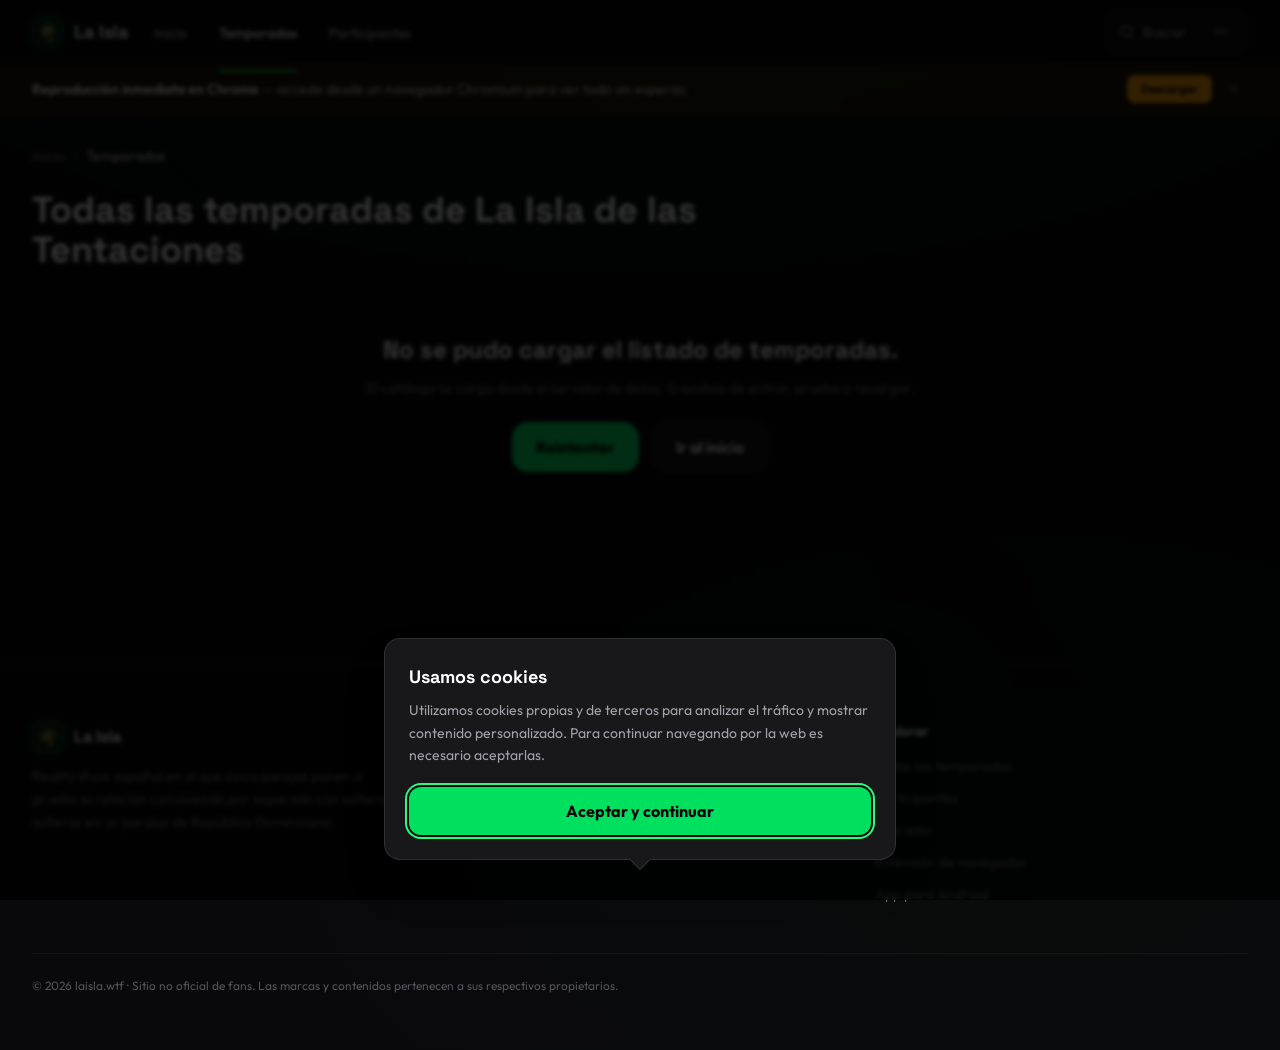
<file: temporada/index.html>
<!DOCTYPE html><html lang="es"><head><meta charSet="utf-8"/><meta name="viewport" content="width=device-width, initial-scale=1"/><link rel="stylesheet" href="/_next/static/chunks/2ipsvptw6dx37.css" data-precedence="next"/><link rel="preload" as="script" fetchPriority="low" href="/_next/static/chunks/310vm2bl3xxpt.js"/><script src="/_next/static/chunks/0y-dctk-kmqss.js" async=""></script><script src="/_next/static/chunks/1mh6a-0e61pyc.js" async=""></script><script src="/_next/static/chunks/1hax-r4j1tvwy.js" async=""></script><script src="/_next/static/chunks/turbopack-0ufqq8f11pvk-.js" async=""></script><script src="/_next/static/chunks/2oxhdzv-7f0c0.js" async=""></script><script src="/_next/static/chunks/0feiq-20fnq_f.js" async=""></script><link rel="preload" href="https://fonts.googleapis.com/css2?family=Outfit:wght@400;500;600;700;800&amp;family=Space+Grotesk:wght@600;700&amp;display=swap" as="style" media="print"/><meta name="theme-color" content="#09090b"/><title>Temporada | La Isla de las Tentaciones</title><meta name="description" content="Todos los episodios de la temporada: programas, debates y extras de La Isla de las Tentaciones, online y gratis."/><link rel="manifest" href="/manifest.webmanifest"/><meta name="robots" content="index, follow, max-image-preview:large, max-snippet:-1, max-video-preview:-1"/><meta name="apple-mobile-web-app-title" content="La Isla"/><link rel="canonical" href="https://laisla.wtf/temporada/"/><link rel="alternate" hrefLang="es" href="https://laisla.wtf/temporada/"/><link rel="alternate" hrefLang="x-default" href="https://laisla.wtf/temporada/"/><meta property="og:title" content="Temporada"/><meta property="og:description" content="Todos los episodios de la temporada: programas, debates y extras de La Isla de las Tentaciones, online y gratis."/><meta property="og:url" content="https://laisla.wtf/temporada/"/><meta property="og:site_name" content="La Isla de las Tentaciones"/><meta property="og:locale" content="es_ES"/><meta property="og:image" content="https://laisla.wtf/images/og-default.jpg"/><meta property="og:image:alt" content="Temporada"/><meta property="og:type" content="video.tv_show"/><meta name="twitter:card" content="summary_large_image"/><meta name="twitter:title" content="Temporada"/><meta name="twitter:description" content="Todos los episodios de la temporada: programas, debates y extras de La Isla de las Tentaciones, online y gratis."/><meta name="twitter:image" content="https://laisla.wtf/images/og-default.jpg"/><link rel="icon" href="/favicon.svg" type="image/svg+xml"/><link rel="apple-touch-icon" href="/apple-touch-icon.png"/><link rel="preconnect" href="https://raw.laisla.wtf" crossorigin="anonymous"/><link rel="preconnect" href="https://album.mediaset.es"/><link rel="dns-prefetch" href="https://album.mediaset.es"/><link rel="preconnect" href="https://fonts.googleapis.com"/><link rel="preconnect" href="https://fonts.gstatic.com" crossorigin="anonymous"/><script>
(function () {
  var base = 'https://raw.laisla.wtf/data';
  var p = location.pathname.replace(/\/+$/, '') || '/';
  var needsContent = ['/', '/temporadas', '/temporada', '/ver', '/buscar'].indexOf(p) !== -1;
  var needsPeople = ['/', '/temporadas', '/temporada', '/participantes', '/participante', '/buscar'].indexOf(p) !== -1;
  function get(file) {
    var pr = fetch(base + '/' + file, { cache: 'no-cache' }).then(function (r) {
      if (!r.ok) throw new Error(file + ' ' + r.status);
      return r.json();
    });
    // La vista la consume más tarde: sin esto el navegador avisaría de una
    // promesa rechazada sin manejar si el JSON falla.
    pr.catch(function () {});
    return pr;
  }
  var early = {};
  if (needsContent) early.content = get('content.json');
  if (needsPeople) early.people = get('participants.json');
  window.__lidltEarly = early;
})();</script><link id="fonts-css" rel="stylesheet" href="https://fonts.googleapis.com/css2?family=Outfit:wght@400;500;600;700;800&amp;family=Space+Grotesk:wght@600;700&amp;display=swap" media="print"/><script>(function(l){if(!l)return;function on(){l.media='all'}if(l.sheet){on()}else{l.addEventListener('load',on)}})(document.getElementById('fonts-css'));</script><noscript><link rel="stylesheet" href="https://fonts.googleapis.com/css2?family=Outfit:wght@400;500;600;700;800&amp;family=Space+Grotesk:wght@600;700&amp;display=swap"/></noscript><script>
try {
  if (!localStorage.getItem('cookie_ok')) {
    document.documentElement.classList.add('needs-consent');
  }
} catch (e) {
  document.documentElement.classList.add('needs-consent');
}</script><style>
.needs-consent,
.needs-consent body {
  overflow: hidden !important;
}
.needs-consent #cookie-gate {
  display: flex !important;
}</style><script type="application/ld+json">{"@context":"https://schema.org","@graph":[{"@type":"WebSite","@id":"https://laisla.wtf/#website","url":"https://laisla.wtf/","name":"La Isla de las Tentaciones","inLanguage":"es-ES","potentialAction":{"@type":"SearchAction","target":{"@type":"EntryPoint","urlTemplate":"https://laisla.wtf/buscar/?q={search_term_string}"},"query-input":"required name=search_term_string"}}]}</script><script defer="" src="/shield.js"></script><script src="/_next/static/chunks/0cz1d0mv5g_q7.js" noModule=""></script></head><body class="flex min-h-screen flex-col bg-isla-dark text-white"><div hidden=""><!--$--><!--/$--></div><a href="#contenido" class="sr-only focus:not-sr-only focus:fixed focus:left-4 focus:top-4 focus:z-[100] focus:rounded-xl focus:bg-brand-500 focus:px-4 focus:py-2 focus:font-semibold focus:text-black">Saltar al contenido</a><div class="page-glow pointer-events-none fixed inset-0 z-0 overflow-hidden" aria-hidden="true"><div class="absolute -top-1/3 left-1/4 h-[400px] w-[800px] rounded-full bg-brand-500/[0.035] blur-[150px]"></div><div class="absolute bottom-0 right-1/4 h-[300px] w-[600px] rounded-full bg-brand-600/[0.025] blur-[120px]"></div></div><header class="bar-blur sticky top-0 z-50 border-b border-white/[0.07]"><nav class="mx-auto flex h-16 max-w-7xl items-center gap-1 px-4 sm:px-6 lg:px-8" aria-label="Principal"><a href="/" class="focus-ring group mr-2 flex items-center gap-2.5 rounded-xl" aria-label="La Isla de las Tentaciones — Inicio"><span class="flex h-8 w-8 items-center justify-center rounded-lg bg-brand-500/15 text-base ring-1 ring-brand-500/25" aria-hidden="true">🌴</span><span class="font-display text-lg font-bold leading-none text-white transition-colors group-hover:text-brand-400">La Isla</span></a><ul class="hidden items-center gap-1 sm:flex"><li><a href="/" class="focus-ring relative rounded-xl px-3.5 py-2 text-sm font-medium transition-colors text-zinc-400 hover:text-white">Inicio</a></li><li><a href="/temporadas/" aria-current="page" class="focus-ring relative rounded-xl px-3.5 py-2 text-sm font-medium transition-colors text-white">Temporadas<span class="absolute inset-x-3.5 -bottom-[1.35rem] h-0.5 rounded-full bg-brand-500" aria-hidden="true"></span></a></li><li><a href="/participantes/" class="focus-ring relative rounded-xl px-3.5 py-2 text-sm font-medium transition-colors text-zinc-400 hover:text-white">Participantes</a></li></ul><div class="ml-auto flex items-center gap-2"><button type="button" data-search-trigger="true" class="focus-ring flex items-center gap-2 rounded-xl border border-white/[0.08] bg-white/[0.03] py-2 pl-3 pr-2.5 text-sm text-zinc-400 transition-colors hover:border-white/[0.16] hover:text-white" aria-label="Buscar episodios y participantes"><svg class="h-4 w-4 flex-shrink-0" fill="none" stroke="currentColor" stroke-width="2" viewBox="0 0 24 24" aria-hidden="true"><path stroke-linecap="round" stroke-linejoin="round" d="m21 21-5.2-5.2m0 0a7.5 7.5 0 1 0-10.6-10.6 7.5 7.5 0 0 0 10.6 10.6Z"></path></svg><span class="hidden md:inline">Buscar</span><kbd class="ml-3 hidden rounded border border-white/10 px-1.5 py-0.5 font-sans text-[10px] text-zinc-500 md:block">⌘K</kbd></button><details class="nav-menu sm:hidden"><summary class="focus-ring flex cursor-pointer list-none items-center rounded-xl p-2 text-zinc-400 transition-colors hover:bg-white/[0.05] hover:text-white" aria-label="Abrir menú"><svg class="h-5 w-5" fill="none" stroke="currentColor" stroke-width="2" viewBox="0 0 24 24" aria-hidden="true"><path stroke-linecap="round" stroke-linejoin="round" d="M3.75 9h16.5m-16.5 6.75h16.5"></path></svg></summary><div class="absolute inset-x-0 top-full z-50 border-b border-white/[0.08] bg-isla-surface/95 p-3 shadow-2xl backdrop-blur-2xl"><ul class="space-y-1"><li><a href="/" class="focus-ring block rounded-xl px-4 py-3 text-sm font-medium transition-colors text-zinc-300 hover:bg-white/[0.06] hover:text-white">Inicio</a></li><li><a href="/temporadas/" aria-current="page" class="focus-ring block rounded-xl px-4 py-3 text-sm font-medium transition-colors bg-white/[0.06] text-white">Temporadas</a></li><li><a href="/participantes/" class="focus-ring block rounded-xl px-4 py-3 text-sm font-medium transition-colors text-zinc-300 hover:bg-white/[0.06] hover:text-white">Participantes</a></li></ul></div></details></div></nav></header><main id="contenido" class="relative z-10 flex-1"><div class="mx-auto max-w-7xl px-4 py-10 sm:px-6 lg:px-8"><div class="skeleton mb-4 h-4 w-64"></div><div class="skeleton mb-8 h-12 w-96"></div><div class="grid grid-cols-1 gap-x-5 gap-y-8 sm:grid-cols-2 lg:grid-cols-4"><div><div class="skeleton aspect-video rounded-2xl"></div><div class="skeleton mt-3 h-4 w-3/4"></div></div><div><div class="skeleton aspect-video rounded-2xl"></div><div class="skeleton mt-3 h-4 w-3/4"></div></div><div><div class="skeleton aspect-video rounded-2xl"></div><div class="skeleton mt-3 h-4 w-3/4"></div></div><div><div class="skeleton aspect-video rounded-2xl"></div><div class="skeleton mt-3 h-4 w-3/4"></div></div><div><div class="skeleton aspect-video rounded-2xl"></div><div class="skeleton mt-3 h-4 w-3/4"></div></div><div><div class="skeleton aspect-video rounded-2xl"></div><div class="skeleton mt-3 h-4 w-3/4"></div></div><div><div class="skeleton aspect-video rounded-2xl"></div><div class="skeleton mt-3 h-4 w-3/4"></div></div><div><div class="skeleton aspect-video rounded-2xl"></div><div class="skeleton mt-3 h-4 w-3/4"></div></div></div></div><noscript><div class="mx-auto max-w-3xl px-4 py-12 sm:px-6 lg:px-8"><h1 class="font-display text-3xl font-bold text-white">Temporada</h1><p class="mt-3 prose-isla">Esta página necesita JavaScript. Vuelve a <a href="/temporadas/">el listado de temporadas</a>.</p></div></noscript><!--$--><!--/$--></main><footer class="relative z-10 mt-24 border-t border-white/[0.07]"><div class="mx-auto max-w-7xl px-4 py-14 sm:px-6 lg:px-8"><div class="grid grid-cols-2 gap-8 md:grid-cols-3 lg:gap-12"><div class="col-span-2 md:col-span-1"><div class="mb-3 flex items-center gap-2.5"><span class="flex h-8 w-8 items-center justify-center rounded-lg bg-brand-500/15 text-base ring-1 ring-brand-500/25" aria-hidden="true">🌴</span><span class="font-display font-bold text-white">La Isla</span></div><p class="text-sm leading-relaxed text-zinc-500">Reality show español en el que cinco parejas ponen a prueba su relación conviviendo por separado con solteros y solteras en un paraíso de República Dominicana.</p></div><nav aria-labelledby="footer-seasons"><h2 id="footer-seasons" class="mb-3 text-sm font-semibold text-white">Temporadas</h2><ul class="grid grid-cols-2 gap-x-4 gap-y-2"></ul></nav><nav aria-labelledby="footer-explore"><h2 id="footer-explore" class="mb-3 text-sm font-semibold text-white">Explorar</h2><ul class="space-y-2"><li><a href="/temporadas/" class="focus-ring rounded text-sm text-zinc-500 transition-colors hover:text-brand-400">Todas las temporadas</a></li><li><a href="/participantes/" class="focus-ring rounded text-sm text-zinc-500 transition-colors hover:text-brand-400">Participantes</a></li><li><a href="/buscar/" class="focus-ring rounded text-sm text-zinc-500 transition-colors hover:text-brand-400">Buscador</a></li><li><a href="/extension/" class="focus-ring rounded text-sm text-zinc-500 transition-colors hover:text-brand-400">Extensión de navegador</a></li><li><a href="/app/" class="focus-ring rounded text-sm text-zinc-500 transition-colors hover:text-brand-400">App para Android</a></li></ul></nav></div><div class="mt-12 flex flex-col items-center justify-between gap-3 border-t border-white/[0.05] pt-6 sm:flex-row"><p class="text-xs text-zinc-600">© <!-- -->2026<!-- --> laisla.wtf · Sitio no oficial de fans. Las marcas y contenidos pertenecen a sus respectivos propietarios.</p></div></div></footer><div id="android-popup" class="fixed inset-x-0 bottom-0 z-[9998] hidden p-4"><div class="mx-auto max-w-md rounded-2xl border border-white/10 bg-zinc-900 p-5 shadow-2xl"><div class="mb-4 flex items-center gap-3"><span class="flex h-11 w-11 items-center justify-center rounded-xl bg-brand-500/15 text-2xl" aria-hidden="true">🌴</span><div><h2 class="font-display text-base font-bold text-white">La Isla para Android</h2><p class="text-xs text-zinc-500">Sin navegador, sin anuncios</p></div></div><div class="flex gap-3"><button type="button" id="android-popup-close" class="focus-ring flex-1 rounded-xl border border-white/10 px-4 py-2.5 text-sm font-medium text-zinc-400 transition-colors hover:bg-white/[0.04]">Ahora no</button><a href="/app/" class="focus-ring flex-1 rounded-xl bg-brand-500 px-4 py-2.5 text-center text-sm font-semibold text-black transition-colors hover:bg-brand-400">Descargar</a></div></div></div><div id="cookie-gate" class="fixed inset-0 z-[10100] hidden items-end justify-center" role="dialog" aria-modal="true" aria-labelledby="cookie-title"><div class="absolute inset-0 bg-black/80 backdrop-blur-[2px]"></div><div class="relative mx-auto mb-6 w-[min(92vw,34rem)] px-4 sm:mb-10"><div class="relative rounded-2xl border border-white/10 bg-zinc-900 p-6 shadow-2xl"><div class="absolute -bottom-2 left-1/2 h-4 w-4 -translate-x-1/2 rotate-45 border-b border-r border-white/10 bg-zinc-900" aria-hidden="true"></div><h2 id="cookie-title" class="font-display text-lg font-bold text-white">Usamos cookies</h2><p class="mt-2 text-sm leading-relaxed text-zinc-400">Utilizamos cookies propias y de terceros para analizar el tráfico y mostrar contenido personalizado. Para continuar navegando por la web es necesario aceptarlas.</p><button type="button" id="cookie-accept" class="focus-ring mt-5 w-full rounded-xl bg-brand-500 px-5 py-3 font-bold text-black transition-colors hover:bg-brand-400">Aceptar y continuar</button></div></div></div><script>
(function () {
  // Normaliza la ruta a su forma con barra final. Las URLs se generan
  // siempre así, pero un enlace antiguo o un marcador puede no llevarla.
  if (!/\.[a-z0-9]+$/i.test(location.pathname) && !location.pathname.endsWith('/')) {
    history.replaceState(null, '', location.pathname + '/' + location.search + location.hash);
  }

  var path = location.pathname;
  var ua = navigator.userAgent || '';

  function store(k, v) { try { localStorage.setItem(k, v); } catch (e) {} }
  function read(k) { try { return localStorage.getItem(k); } catch (e) { return null; } }

  // ── Puerta de consentimiento ──
  function loadAnalytics() {
    if (/^\/(extension|app)(\/|$)/.test(path)) return;
    var s = document.createElement('script');
    s.src = '/lidlt.js';
    s.defer = true;
    document.head.appendChild(s);
  }

  if (read('cookie_ok')) {
    document.documentElement.classList.remove('needs-consent');
    loadAnalytics();
  } else {
    var accept = document.getElementById('cookie-accept');
    if (accept) {
      accept.focus({ preventScroll: true });
      accept.addEventListener('click', function () {
        store('cookie_ok', '1');
        document.documentElement.classList.remove('needs-consent');
        loadAnalytics();
      });
    }

    // Mientras no acepte no se navega: ni con teclado ni con atajos.
    document.addEventListener(
      'keydown',
      function (e) {
        if (!document.documentElement.classList.contains('needs-consent')) return;
        if (e.key === 'Tab') {
          e.preventDefault();
          accept && accept.focus({ preventScroll: true });
        } else if (e.key === 'Enter' || e.key === ' ') {
          if (document.activeElement === accept) return;
          e.preventDefault();
        } else if (e.key !== 'F5' && !e.metaKey && !e.ctrlKey) {
          e.preventDefault();
        }
      },
      true,
    );
  }

  // ── Android app invite ──
  if (/Android/i.test(ua) && !read('android_popup_seen') && !/^\/app(\/|$)/.test(path)) {
    setTimeout(function () {
      var p = document.getElementById('android-popup');
      if (!p) return;
      p.classList.remove('hidden');
      var close = document.getElementById('android-popup-close');
      if (close) close.addEventListener('click', function () {
        p.classList.add('hidden');
        store('android_popup_seen', '1');
      });
    }, 2500);
  }

  // ── Service worker ──
  // En local nunca: un SW cacheando CSS/JS de URLs fijas deja el
  // navegador servido con estilos de una build anterior, y el problema
  // es invisible porque no da ningún error. Si hay uno instalado de
  // antes, se elimina junto con sus cachés.
  var esLocal = /^(localhost|127\.0\.0\.1|\[::1\])$/.test(location.hostname);

  if ('serviceWorker' in navigator) {
    if (esLocal) {
      navigator.serviceWorker.getRegistrations().then(function (rs) {
        rs.forEach(function (r) { r.unregister(); });
      }).catch(function () {});
      if (window.caches && caches.keys) {
        caches.keys().then(function (ks) {
          ks.forEach(function (k) { caches.delete(k); });
        }).catch(function () {});
      }
    } else {
      window.addEventListener('load', function () {
        navigator.serviceWorker.register('/sw.js').catch(function () {});
      });
    }
  }
})();</script><script src="/_next/static/chunks/310vm2bl3xxpt.js" id="_R_" async=""></script><script>(self.__next_f=self.__next_f||[]).push([0])</script><script>self.__next_f.push([1,"1:\"$Sreact.fragment\"\nf:I[68027,[\"/_next/static/chunks/2oxhdzv-7f0c0.js\"],\"default\",1]\n:HL[\"/_next/static/chunks/2ipsvptw6dx37.css\",\"style\"]\n:HL[\"https://fonts.googleapis.com/css2?family=Outfit:wght@400;500;600;700;800\u0026family=Space+Grotesk:wght@600;700\u0026display=swap\",\"style\",{\"media\":\"print\"}]\n2:[\"$\",\"link\",null,{\"rel\":\"stylesheet\",\"href\":\"https://fonts.googleapis.com/css2?family=Outfit:wght@400;500;600;700;800\u0026family=Space+Grotesk:wght@600;700\u0026display=swap\"}]\nd:X\n0:{\"P\":null,\"c\":[\"\",\"temporada\",\"\"],\"q\":\"\",\"i\":false,\"f\":[[[\"\",{\"children\":[\"temporada\",{\"children\":[\"__PAGE__\",{},\"$undefined\",\"$undefined\",4608]},\"$undefined\",\"$undefined\",4608]},\"$undefined\",\"$undefined\",4624],[[\"$\",\"$1\",\"c\",{\"children\":[[[\"$\",\"link\",\"0\",{\"rel\":\"stylesheet\",\"href\":\"/_next/static/chunks/2ipsvptw6dx37.css\",\"precedence\":\"next\",\"crossOrigin\":\"$undefined\",\"nonce\":\"$undefined\"}],[\"$\",\"script\",\"script-0\",{\"src\":\"/_next/static/chunks/2oxhdzv-7f0c0.js\",\"async\":true,\"nonce\":\"$undefined\"}]],[\"$\",\"html\",null,{\"lang\":\"es\",\"suppressHydrationWarning\":true,\"children\":[[\"$\",\"head\",null,{\"children\":[[\"$\",\"script\",null,{\"dangerouslySetInnerHTML\":{\"__html\":\"\\n(function () {\\n  var base = 'https://raw.laisla.wtf/data';\\n  var p = location.pathname.replace(/\\\\/+$/, '') || '/';\\n  var needsContent = ['/', '/temporadas', '/temporada', '/ver', '/buscar'].indexOf(p) !== -1;\\n  var needsPeople = ['/', '/temporadas', '/temporada', '/participantes', '/participante', '/buscar'].indexOf(p) !== -1;\\n  function get(file) {\\n    var pr = fetch(base + '/' + file, { cache: 'no-cache' }).then(function (r) {\\n      if (!r.ok) throw new Error(file + ' ' + r.status);\\n      return r.json();\\n    });\\n    // La vista la consume más tarde: sin esto el navegador avisaría de una\\n    // promesa rechazada sin manejar si el JSON falla.\\n    pr.catch(function () {});\\n    return pr;\\n  }\\n  var early = {};\\n  if (needsContent) early.content = get('content.json');\\n  if (needsPeople) early.people = get('participants.json');\\n  window.__lidltEarly = early;\\n})();\"}}],[\"$\",\"link\",null,{\"rel\":\"preconnect\",\"href\":\"https://raw.laisla.wtf\",\"crossOrigin\":\"anonymous\"}],[\"$\",\"link\",null,{\"rel\":\"preconnect\",\"href\":\"https://album.mediaset.es\"}],[\"$\",\"link\",null,{\"rel\":\"dns-prefetch\",\"href\":\"https://album.mediaset.es\"}],[\"$\",\"link\",null,{\"rel\":\"preconnect\",\"href\":\"https://fonts.googleapis.com\"}],[\"$\",\"link\",null,{\"rel\":\"preconnect\",\"href\":\"https://fonts.gstatic.com\",\"crossOrigin\":\"anonymous\"}],[\"$\",\"link\",null,{\"id\":\"fonts-css\",\"rel\":\"stylesheet\",\"href\":\"https://fonts.googleapis.com/css2?family=Outfit:wght@400;500;600;700;800\u0026family=Space+Grotesk:wght@600;700\u0026display=swap\",\"media\":\"print\"}],[\"$\",\"script\",null,{\"dangerouslySetInnerHTML\":{\"__html\":\"(function(l){if(!l)return;function on(){l.media='all'}if(l.sheet){on()}else{l.addEventListener('load',on)}})(document.getElementById('fonts-css'));\"}}],[\"$\",\"noscript\",null,{\"children\":\"$2\"}],[\"$\",\"script\",null,{\"dangerouslySetInnerHTML\":{\"__html\":\"\\ntry {\\n  if (!localStorage.getItem('cookie_ok')) {\\n    document.documentElement.classList.add('needs-consent');\\n  }\\n} catch (e) {\\n  document.documentElement.classList.add('needs-consent');\\n}\"}}],[\"$\",\"style\",null,{\"dangerouslySetInnerHTML\":{\"__html\":\"\\n.needs-consent,\\n.needs-consent body {\\n  overflow: hidden !important;\\n}\\n.needs-consent #cookie-gate {\\n  display: flex !important;\\n}\"}}],[\"$\",\"script\",null,{\"type\":\"application/ld+json\",\"dangerouslySetInnerHTML\":{\"__html\":\"{\\\"@context\\\":\\\"https://schema.org\\\",\\\"@graph\\\":[{\\\"@type\\\":\\\"WebSite\\\",\\\"@id\\\":\\\"https://laisla.wtf/#website\\\",\\\"url\\\":\\\"https://laisla.wtf/\\\",\\\"name\\\":\\\"La Isla de las Tentaciones\\\",\\\"inLanguage\\\":\\\"es-ES\\\",\\\"potentialAction\\\":{\\\"@type\\\":\\\"SearchAction\\\",\\\"target\\\":{\\\"@type\\\":\\\"EntryPoint\\\",\\\"urlTemplate\\\":\\\"https://laisla.wtf/buscar/?q={search_term_string}\\\"},\\\"query-input\\\":\\\"required name=search_term_string\\\"}}]}\"}}],[\"$\",\"script\",null,{\"defer\":true,\"src\":\"/shield.js\"}]]}],[\"$\",\"body\",null,{\"className\":\"flex min-h-screen flex-col bg-isla-dark text-white\",\"children\":[[\"$\",\"a\",null,{\"href\":\"#contenido\",\"className\":\"sr-only focus:not-sr-only focus:fixed focus:left-4 focus:top-4 focus:z-[100] focus:rounded-xl focus:bg-brand-500 focus:px-4 focus:py-2 focus:font-semibold focus:text-black\",\"children\":\"Saltar al contenido\"}],[\"$\",\"div\",null,{\"className\":\"page-glow pointer-events-none fixed inset-0 z-0 overflow-hidden\",\"aria-hidden\":\"true\",\"children\":[[\"$\",\"div\",null,{\"className\":\"absolute -top-1/3 left-1/4 h-[400px] w-[800px] rounded-full bg-brand-500/[0.035] blur-[150px]\"}],\"$L3\"]}],\"$L4\",\"$L5\",\"$L6\",\"$L7\",\"$L8\",\"$L9\",\"$La\"]}]]}]]}],{\"children\":[\"$Lb\",{\"children\":[\"$Lc\",{},null,false,null]},null,false,\"$d\"]},null,false,null],\"$Le\",false]],\"m\":\"$undefined\",\"G\":[\"$f\",[\"$L10\"]],\"S\":true,\"h\":null,\"r\":\"$undefined\",\"s\":\"$undefined\",\"a\":\"$undefined\",\"l\":\"$undefined\",\"p\":\"$undefined\",\"d\":\"$undefined\",\"b\":\"DXAw2PQ5NSpO98jMLINnd\"}\n11:I[54787,[\"/_next/static/chunks/2oxhdzv-7f0c0.js\"],\"default\"]\n12:I[27754,[\"/_next/static/chunks/2oxhdzv-7f0c0.js\"],\"default\"]\n13:I[27922,[\"/_next/static/chunks/2oxhdzv-7f0c0.js\"],\"default\"]\n14:I[39756,[\"/_next/static/chunks/2oxhdzv-7f0c0.js\"],\"default\"]\n15:I[37457,[\"/_next/static/chunks/2oxhdzv-7f0c0.js\"],\"default\"]\n16:I[18703,[\"/_next/static/chunks/2oxhdzv-7f0c0.js\"],\"default\"]\n18:I[45328,[\"/_next/static/chunks/2oxhdzv-7f0c0.js\",\"/_next/static/chunks/0feiq-20fnq_f.js\"],\"default\"]\n1a:I[97367,[\"/_next/static/chunks/2oxhdzv-7f0c0.js\"],\"OutletBoundary\"]\n1b:\"$Sreact.suspense\"\n1d:I[97367,[\"/_next/static/chunks/2oxhdzv-7f0c0.js\"],\"ViewportBoundary\"]\n1f:I[97367,[\"/_next/static/chunks/2oxhdzv-7f0c0.js\"],\"MetadataBoundary\"]\n3:[\"$\",\"div\",null,{\"className\":\"absolute bottom-0 right-1/4 h-[300px] w-[600px] rounded-full bg-brand-600/[0.025] blur-[120px]\"}]\n4:[[\"$\",\"header\",null,{\"className\":\"bar-blur sticky top-0 z-50 border-b border-white/[0.07]\",\"children\":[\"$\",\"nav\",null,{\"className\":\"mx-auto flex h-16 max-w-7xl items-center gap-1 px-4 sm:px-6 lg:px-8\",\"aria-label\":\"Principal\",\"children\":[[\"$\",\"a\",null,{\"href\":\"/\",\"className\":\"focus-ring group mr-2 flex items-center gap-2.5 rounded-xl\",\"aria-label\":\"La Isla de las Tentaciones — Inicio\",\"children\":[[\"$\",\"span\",null,{\"className\":\"flex h-8 w-8 items-center justify-center rounded-lg bg-brand-500/15 text-base ring-1 ring-brand-500/25\",\"aria-hidden\":\"true\",\"children\":\"🌴\"}],[\"$\",\"span\",null,{\"className\":\"font-display text-lg font-bold leading-none text-white transition-colors group-hover:text-brand-400\",\"children\":\"La Isla\"}]]}],[\"$\",\"$L11\",null,{\"variant\":\"desktop\"}],[\"$\",\"div\",null,{\"className\":\"ml-auto flex items-center gap-2\",\"children\":[[\"$\",\"button\",null,{\"type\":\"button\",\"data-search-trigger\":true,\"className\":\"focus-ring flex items-center gap-2 rounded-xl border border-white/[0.08] bg-white/[0.03] py-2 pl-3 pr-2.5 text-sm text-zinc-400 transition-colors hover:border-white/[0.16] hover:text-white\",\"aria-label\":\"Buscar episodios y participantes\",\"children\":[[\"$\",\"svg\",null,{\"className\":\"h-4 w-4 flex-shrink-0\",\"fill\":\"none\",\"stroke\":\"currentColor\",\"strokeWidth\":\"2\",\"viewBox\":\"0 0 24 24\",\"aria-hidden\":\"true\",\"children\":[\"$\",\"path\",null,{\"strokeLinecap\":\"round\",\"strokeLinejoin\":\"round\",\"d\":\"m21 21-5.2-5.2m0 0a7.5 7.5 0 1 0-10.6-10.6 7.5 7.5 0 0 0 10.6 10.6Z\"}]}],[\"$\",\"span\",null,{\"className\":\"hidden md:inline\",\"children\":\"Buscar\"}],[\"$\",\"kbd\",null,{\"className\":\"ml-3 hidden rounded border border-white/10 px-1.5 py-0.5 font-sans text-[10px] text-zinc-500 md:block\",\"children\":\"⌘K\"}]]}],[\"$\",\"details\",null,{\"className\":\"nav-menu sm:hidden\",\"children\":[[\"$\",\"summary\",null,{\"className\":\"focus-ring flex cursor-pointer list-none items-center rounded-xl p-2 text-zinc-400 transition-colors hover:bg-white/[0.05] hover:text-white\",\"aria-label\":\"Abrir menú\",\"children\":[\"$\",\"svg\",null,{\"className\":\"h-5 w-5\",\"fill\":\"none\",\"stroke\":\"currentColor\",\"strokeWidth\":\"2\",\"viewBox\":\"0 0 24 24\",\"aria-hidden\":\"true\",\"children\":[\"$\",\"path\",null,{\"strokeLinecap\":\"round\",\"strokeLinejoin\":\"round\",\"d\":\"M3.75 9h16.5m-16.5 6.75h16.5\"}]}]}],[\"$\",\"div\",null,{\"className\":\"absolute inset-x-0 top-full z-50 border-b border-white/[0.08] bg-isla-surface/95 p-3 shadow-2xl backdrop-blur-2xl\",\"children\":[\"$\",\"$L11\",null,{\"variant\":\"mobile\"}]}]]}]]}]]}]}],[\"$\",\"$L12\",null,{}]]\n5:[\"$\",\"$L13\",null,{}]\n6:[\"$\",\"main\",null,{\"id\":\"contenido\",\"className\":\"relative z-10 flex-1\",\"children\":[\"$\",\"$L14\",null,{\"parallelRouterKey\":\"children\",\"error\":\"$undefined\",\"errorStyles\":\"$undefined\",\"errorScripts\":\"$undefined\",\"template\":[\"$\",\"$L15\",null,{}],\"templateStyles\":\"$undefined\",\"templateScripts\":\"$undefined\",\"notFound\":[[\"$\",\"div\",null,{\"className\":\"mx-auto max-w-4xl px-4 py-16 sm:px-6 lg:px-8\",\"children\":[[\"$\",\"p\",null,{\"className\":\"font-display text-6xl font-bold text-brand-500/30 sm:text-7xl\",\"children\":\"404\"}],[\"$\",\"h1\",null,{\"className\":\"mt-3 font-display text-2xl font-bold text-white sm:text-3xl\",\"children\":\"Esta página no existe\"}],[\"$\",\"p\",null,{\"className\":\"mt-3 max-w-xl prose-isla\",\"children\":\"Puede que el enlace esté mal escrito o que el contenido haya cambiado de dirección. Prueba con el buscador o entra directamente al catálogo.\"}],[\"$\",\"div\",null,{\"className\":\"mt-7 flex flex-wrap gap-3\",\"children\":[[\"$\",\"a\",null,{\"href\":\"/\",\"className\":\"focus-ring rounded-2xl bg-brand-500 px-6 py-3 font-bold text-black transition hover:bg-brand-400\",\"children\":\"Ir al inicio\"}],[\"$\",\"a\",null,{\"href\":\"/temporadas/\",\"className\":\"focus-ring rounded-2xl border border-white/[0.1] bg-white/[0.05] px-6 py-3 font-semibold text-white transition hover:bg-white/[0.09]\",\"children\":\"Ver temporadas\"}],[\"$\",\"a\",null,{\"href\":\"/buscar/\",\"className\":\"focus-ring rounded-2xl border border-white/[0.1] bg-white/[0.05] px-6 py-3 font-semibold text-white transition hover:bg-white/[0.09]\",\"children\":\"Buscar\"}]]}]]}],[]],\"forbidden\":\"$undefined\",\"unauthorized\":\"$undefined\"}]}]\n7:[\"$\",\"footer\",null,{\"className\":\"relative z-10 mt-24 border-t border-white/[0.07]\",\"children\":[\"$\",\"div\",null,{\"className\":\"mx-auto max-w-7xl px-4 py-14 sm:px-6 lg:px-8\",\"children\":[[\"$\",\"div\",null,{\"className\":\"grid grid-cols-2 gap-8 md:grid-cols-3 lg:gap-12\",\"children\":[[\"$\",\"div\",null,{\"className\":\"col-span-2 md:col-span-1\",\"children\":[[\"$\",\"div\",null,{\"className\":\"mb-3 flex items-center gap-2.5\",\"children\":[[\"$\",\"span\",null,{\"className\":\"flex h-8 w-8 items-center justify-center rounded-lg bg-brand-500/15 text-base ring-1 ring-brand-500/25\",\"aria-hidden\":\"true\",\"children\":\"🌴\"}],[\"$\",\"span\",null,{\"className\":\"font-display font-bold text-white\",\"children\":\"La Isla\"}]]}],[\"$\",\"p\",null,{\"className\":\"text-sm leading-relaxed text-zinc-500\",\"children\":\"Reality show español en el que cinco parejas ponen a prueba su relación conviviendo por separado con solteros y solteras en un paraíso de República Dominicana.\"}]]}],[\"$\",\"nav\",null,{\"aria-labelledby\":\"footer-seasons\",\"children\":[[\"$\",\"h2\",null,{\"id\":\"footer-seasons\",\"className\":\"mb-3 text-sm font-semibold text-white\",\"children\":\"Temporadas\"}],[\"$\",\"$L16\",null,{\"variant\":\"footer\"}]]}],[\"$\",\"nav\",null,{\"aria-labelledby\":\"footer-explore\",\"children\":[[\"$\",\"h2\",null,{\"id\":\"footer-explore\",\"className\":\"mb-3 text-sm font-semibold text-white\",\"children\":\"Explorar\"}],[\"$\",\"ul\",null,{\"className\":\"space-y-2\",\"children\":[[\"$\",\"li\",null,{\"children\":[\"$\",\"a\",null,{\"href\":\"/temporadas/\",\"className\":\"focus-ring rounded text-sm text-zinc-500 transition-colors hover:text-brand-400\",\"children\":\"Todas las temporadas\"}]}],[\"$\",\"li\",null,{\"children\":[\"$\",\"a\",null,{\"href\":\"/participantes/\",\"className\":\"focus-ring rounded text-sm text-zinc-500 transition-colors hover:text-brand-400\",\"children\":\"Participantes\"}]}],[\"$\",\"li\",null,{\"children\":[\"$\",\"a\",null,{\"href\":\"/buscar/\",\"className\":\"focus-ring rounded text-sm text-zinc-500 transition-colors hover:text-brand-400\",\"children\":\"Buscador\"}]}],[\"$\",\"li\",null,{\"children\":[\"$\",\"a\",null,{\"href\":\"/extension/\",\"className\":\"focus-ring rounded text-sm text-zinc-500 transition-colors hover:text-brand-400\",\"children\":\"Extensión de navegador\"}]}],[\"$\",\"li\",null,{\"children\":[\"$\",\"a\",null,{\"href\":\"/app/\",\"className\":\"focus-ring rounded text-sm text-zinc-500 transition-colors hover:text-brand-400\",\"children\":\"App para Android\"}]}]]}]]}]]}],[\"$\",\"div\",null,{\"className\":\"mt-12 flex flex-col items-center justify-between gap-3 border-t border-white/[0.05] pt-6 sm:flex-row\",\"children\":[\"$\",\"p\",null,{\"className\":\"text-xs text-zinc-600\",\"children\":[\"© \",2026,\" laisla.wtf · Sitio no oficial de fans. Las marcas y contenidos pertenecen a sus respectivos propietarios.\"]}]}]]}]}]\n8:[\"$\",\"div\",null,{\"id\":\"android-popup\",\"className\":\"fixed inset-x-0 bottom-0 z-[9998] hidden p-4\",\"children\":[\"$\",\"div\",null,{\"className\":\"mx-auto max-w-md rounded-2xl border border-white/10 bg-zinc-900 p-5 shadow-2xl\",\"children\":[[\"$\",\"div\",null,{\"className\":\"mb-4 flex items-center gap-3\",\"children\":[[\"$\",\"span\",null,{\"className\":\"flex h-11 w-11 items-center justify-center rounded-xl bg-brand-500/15 text-2xl\",\"aria-hidden\":\"true\",\"children\":\"🌴\"}],[\"$\",\"div\",null,{\"children\":[[\"$\",\"h2\",null,{\"className\":\"font-display text-base font-bold text-white\",\"children\":\"La Isla para Android\"}],[\"$\",\"p\",null,{\"className\":\"text-xs text-zinc-500\",\"children\":\"Sin navegador, sin anuncios\"}]]}]]}],[\"$\",\"div\",null,{\"className\":\"flex gap-3\",\"children\":[[\"$\",\"button\",null,{\"type\":\"button\",\"id\":\"android-popup-close\",\"className\":\"focus-ring flex-1 rounded-xl border border-white/10 px-4 py-2.5 text-sm font-medium text-zinc-400 transition-colors hover:bg-white/[0.04]\",\"children\":\"Ahora no\"}],[\"$\",\"a\",null,{\"href\":\"/app/\",\"className\":\"focus-ring flex-1 rounded-xl bg-brand-500 px-4 py-2.5 text-center text-sm font-semibold text-black transition-colors hover:bg-brand-400\",\"children\":\"Descargar\"}]]}]]}]}]\n9:[\"$\",\"div\",null,{\"id\":\"cookie-gate\",\"className\":\"fixed inset-0 z-[10100] hidden items-end justify-center\",\"role\":\"dialog\",\"aria-modal\":\"true\",\"aria-labelledby\":\"cookie-title\",\"children\":[[\"$\",\"div\",null,{\"className\":\"absolute inset-0 bg-black/80 backdrop-blur-[2px]\"}],[\"$\",\"div\",null,{\"className\":\"relative mx-auto mb-6 w-[min(92vw,34rem)] px-4 sm:mb-10\",\"children\":[\"$\",\"div\",null,{\"className\":\"relative rounded-2xl border border-white/10 bg-zinc-900 p-6 shadow-2xl\",\"children\":[[\"$\",\"div\",null,{\"className\":\"absolute -bottom-2 left-1/2 h-4 w-4 -translate-x-1/2 rotate-45 border-b border-r border-white/10 bg-zinc-900\",\"aria-hidden\":\"true\"}],[\"$\",\"h2\",null,{\"id\":\"cookie-title\",\"className\":\"font-display text-lg font-bold text-white\",\"children\":\"Usamos cookies\"}],[\"$\",\"p\",null,{\"className\":\"mt-2 text-sm leading-relaxed text-zinc-400\",\"children\":\"Utilizamos cookies propias y de terceros para analizar el tráfico y mostrar contenido personalizado. Para continuar navegando por la web es necesario aceptarlas.\"}],[\"$\",\"button\",null,{\"type\":\"button\",\"id\":\"cookie-accept\",\"className\":\"focus-ring mt-5 w-full rounded-xl bg-brand-500 px-5 py-3 font-bold text-black transition-colors hover:bg-brand-400\",\"children\":\"Aceptar y continuar\"}]]}]}]]}]\n17:Td10,\n(function () {\n  // Normaliza la ruta a su forma con barra final. Las URLs se generan\n  // siempre así, pero un enlace antiguo o un marcador puede no llevarla.\n  if (!/\\.[a-z0-9]+$/i.test(location.pathname) \u0026\u0026 !location.pathname.endsWith('/')) {\n    history.replaceState(null, '', location.pathname + '/' + location.search + location.hash);\n  }\n\n  var path = location.pathname;\n  var ua = navigator.userAgent || '';\n\n  function store(k, v) { try { localStorage.setItem(k, v); } catch (e) {} }\n  function read(k) { try { return localStorage.getItem(k); } catch (e) { return null; } }\n\n  // ── Puerta de consentimiento ──\n  function loadAnalytics() {\n    if (/^\\/(extension|app)(\\/|$)/.test(path)) return;\n    var s = document.createElement('script');\n    s.src = '/lidlt.js';\n    s.defer = true;\n    document.head.appendChild(s);\n  }\n\n  if (read('cookie_ok')) {\n    document.documentElement.classList.remove('needs-consent');\n    loadAnalytics();\n  } else {\n    var accept = document.getElementById('cookie-accept');\n    if (accept) {\n      accept.focus({ preventScroll: true });\n      accept.addEventListener('click', function () {\n        store('cookie_ok', '1');\n        document.documentElement.classList.remove('needs-consent');\n        loadAnalytics();\n      });\n    }\n\n    // Mientras no acepte no se navega: ni con teclado ni con atajos.\n    document.addEventListener(\n      'keydown',\n      function (e) {\n        if (!document.documentElement.classList.contains('needs-consent')) return;\n        if (e.key === 'Tab') {\n          e.preventDefault();\n          accept \u0026\u0026 accept.focus({ preventScroll: true });\n        } else if (e.key === 'Enter' || e.key === ' ') {\n          if (document.activeElement === accept) return;\n          e.preventDefault();\n        } else if (e.key !== 'F5' \u0026\u0026 !e.metaKey \u0026\u0026 !e.ctrlKey) {\n          e.preventDefault();\n        }\n      },\n      true,\n    );\n  }\n\n  // ── Android app invite ──\n  if (/Android/i.test(ua) \u0026\u0026 !read('android_popup_seen') \u0026\u0026 !/^\\/app(\\/|$)/.test(path)) {\n    setTimeout(function () {\n      var p = document.getElementById('android-popup');\n      if (!p) return;\n      p.classList.remove('hidden');\n      var close = document.getElementById('android-popup-close');\n      if (close) close.addEventListener('click', function () {\n        p.classList.add('hidden');\n        store('android_popup_seen', '1');\n      });\n    }, 2500);\n  }\n\n  // ── Service worker ──\n  // En local nunca: un SW cacheando CSS/JS de URLs fijas deja el\n  // navegador servido con estilos de una build anterior, y el problema\n  // es invisible porque no da ningún error. Si hay uno instalado de\n  // antes, se elimina junto con sus cachés.\n  var esLocal = /^(localhost|127\\.0\\.0\\.1|\\[::1\\])$/.test(location.hostname);\n\n  if ('serviceWorker' in navigator) {\n    if (esLocal) {\n      navigator.serviceWorker.getRegistrations().then(function (rs) {\n        rs.forEach(function (r) { r.unregister(); });\n      }).catch(function () {});\n      if (window.caches \u0026\u0026 caches.keys) {\n        caches.keys().then(function (ks) {\n          ks.forEach(function (k) { caches.delete(k); });\n        }).catch(function () {});\n      }\n    } else {\n      window.addEventListener('load', function () {\n        navigator.serviceWorker.register('/sw.js').catch(function () {});\n      });\n    }\n  }\n})();a:[\"$\",\"script\",null,{\"dangerouslySetInnerHTML\":{\"__html\":\"$17\"}}]\nb:[\"$\",\"$1\",\"c\",{\"children\":[null,[\"$\",\"$L14\",null,{\"parallelRouterKey\":\"children\",\"error\":\"$undefined\",\"errorStyles\":\"$undefined\",\"errorScripts\":\"$undefined\",\"template\":[\"$\",\"$L15\",null,{}],\"templateStyles\":\"$undefined\",\"templateScripts\":\"$undefined\",\"notFound\":\"$undefined\",\"forbidden\":\"$undefined\",\"unauthorized\":\"$undefined\"}]]}]\n19:[\"$\",\"div\",null,{\"className\":\"mx-auto max-w-3xl px-4 py-12 sm:px-6 lg:px-8\",\"children\":[[\"$\",\"h1\",null,{\"className\":\"font-display text-3xl font-bold text-white\",\"children\":\"Temporada\"}],[\"$\",\"p\",null,{\"className\":\"mt-3 prose-isla\",\"children\":[\"Esta página necesita JavaScript. Vuelve a \",[\"$\",\"a\",null,{\"href\":\"/temporadas/\",\"children\":\"el listado de temporadas\"}],\".\"]}]]}]\nc:[\"$\",\"$1\",\"c\",{\"children\":[[[\"$\",\"$L18\",null,{}],[\"$\",\"noscript\",null,{\"children\":\"$19\"}]],[[\"$\",\"script\",\"script-0\",{\"src\":\"/_next/static/chunks/0feiq-20fnq_f.js\",\"async\":true,\"nonce\":\"$undefined\"}]],[\"$\",\"$L1a\",null,{\"children\":[\"$\",\"$1b\",null,{\"name\":\"Next.MetadataOutlet\",\"children\":\"$@1c\"}]}]]}]\ne:[\"$\",\"$1\",\"h\",{\"children\":[null,[\"$\",\"$L1d\",null,{\"children\":\"$L1e\"}],[\"$\",\"div\",null,{\"hidden\":true,\"children\":[\"$\",\"$L1f\",null,{\"children\":[\"$\",\"$1b\",null,{\"name\":\"Next.Metadata\",\"children\":\"$L20\"}]}]}],null]}]\n10:[\"$\",\"link\",\"0\",{\"rel\":\"stylesheet\",\"href\":\"/_next/static/chunks/2ipsvptw6dx37.css\",\"precedence\":\"next\",\"crossOrigin\":\"$undefined\",\"nonce\":\"$undefined\"}]\nd:C\n1e:[[\"$\",\"meta\",\"0\",{\"charSet\":\"utf-8\"}],[\"$\",\"meta\",\"1\",{\"name\":\"viewport\",\"content\":\"width=device-width, initial-scale=1\"}],[\"$\",\"meta\",\"2\",{\"name\":\"theme-color\",\"content\":\"#09090b\"}]]\n21:I[27201,[\"/_next/static/chunks/2oxhdzv-7f0c0.js\"],\"IconMark\"]\n1c:null\n20:[[\"$\",\"title\",\"0\",{\"children\":\"Temporada | La Isla de las Tentaciones\"}],[\"$\",\"meta\",\"1\",{\"name\":\"description\",\"content\":\"Todos los episodios de la temporada: programas, debates y extras de La Isla de las Tentaciones, online y gratis.\"}],[\"$\",\"link\",\"2\",{\"rel\":\"manifest\",\"href\":\"/manifest.webmanifest\",\"crossOrigin\":\"$undefined\"}],[\"$\",\"meta\",\"3\",{\"name\":\"robots\",\"content\":\"index, follow, max-image-preview:large, max-snippet:-1, max-video-preview:-1\"}],[\"$\",\"meta\",\"4\",{\"name\":\"apple-mobile-web-app-title\",\"content\":\"La Isla\"}],[\"$\",\"link\",\"5\",{\"rel\":\"canonical\",\"href\":\"https://laisla.wtf/temporada/\"}],[\"$\",\"link\",\"6\",{\"rel\":\"alternate\",\"hrefLang\":\"es\",\"href\":\"https://laisla.wtf/temporada/\"}],[\"$\",\"link\",\"7\",{\"rel\":\"alternate\",\"hrefLang\":\"x-default\",\"href\":\"https://laisla.wtf/temporada/\"}],[\"$\",\"meta\",\"8\",{\"property\":\"og:title\",\"content\":\"Temporada\"}],[\"$\",\"meta\",\"9\",{\"property\":\"og:description\",\"content\":\"Todos los episodios de la temporada: programas, debates y extras de La Isla de las Tentaciones, online y gratis.\"}],[\"$\",\"meta\",\"10\",{\"property\":\"og:url\",\"content\":\"https://laisla.wtf/temporada/\"}],[\"$\",\"meta\",\"11\",{\"property\":\"og:site_name\",\"content\":\"La Isla de las Tentaciones\"}],[\"$\",\"meta\",\"12\",{\"property\":\"og:locale\",\"content\":\"es_ES\"}],[\"$\",\"meta\",\"13\",{\"property\":\"og:image\",\"content\":\"https://laisla.wtf/images/og-default.jpg\"}],[\"$\",\"meta\",\"14\",{\"property\":\"og:image:alt\",\"content\":\"Temporada\"}],[\"$\",\"meta\",\"15\",{\"property\":\"og:type\",\"content\":\"video.tv_show\"}],[\"$\",\"meta\",\"16\",{\"name\":\"twitter:card\",\"content\":\"summary_large_image\"}],[\"$\",\"meta\",\"17\",{\"name\":\"twitter:title\",\"content\":\"Temporada\"}],[\"$\",\"meta\",\"18\",{\"name\":\"twitter:description\",\"content\":\"Todos los episodios de la temporada: programas, debates y extras de La Isla de las Tentaciones, online y gratis.\"}],[\"$\",\"meta\",\"19\",{\"name\":\"twitter:image\",\"content\":\"https://laisla.wtf/images/og-default.jpg\"}],[\"$\",\"link\",\"20\",{\"rel\":\"icon\",\"href\":\"/favicon.svg\",\"type\":\"image/svg+xml\"}],[\"$\",\"link\",\"21\",{\"rel\":\"apple-touch-icon\",\"href\":\"/apple-touch-icon.png\"}],[\"$\",\"$L21\",\"22\",{}]]\n"])</script></body></html>
</file>
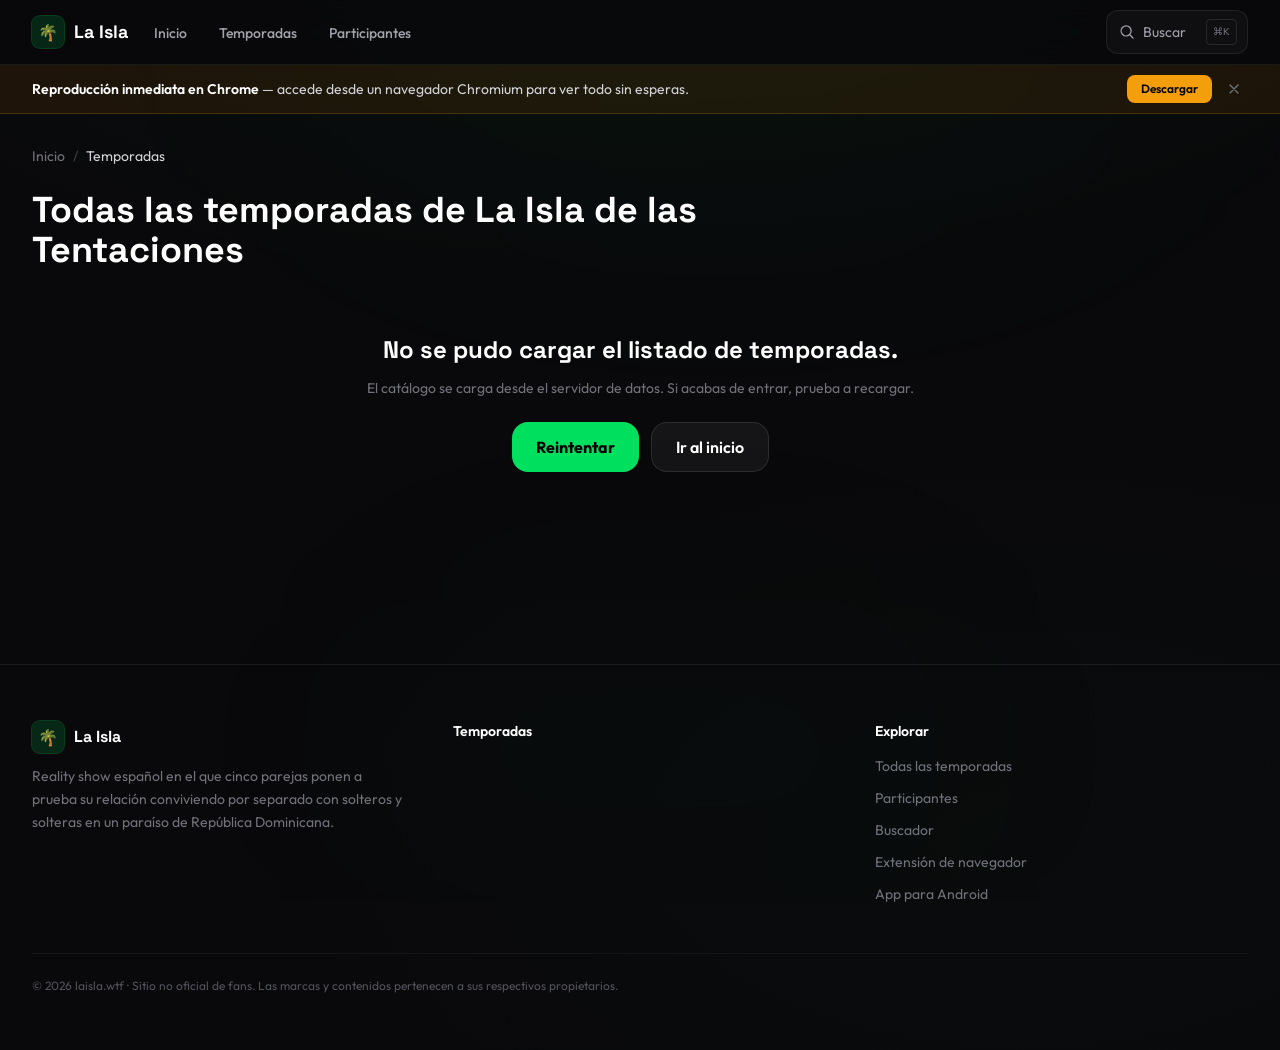
<file: temporadas/index.html>
<!DOCTYPE html><html lang="es"><head><meta charSet="utf-8"/><meta name="viewport" content="width=device-width, initial-scale=1"/><link rel="stylesheet" href="/_next/static/chunks/2ipsvptw6dx37.css" data-precedence="next"/><link rel="preload" as="script" fetchPriority="low" href="/_next/static/chunks/310vm2bl3xxpt.js"/><script src="/_next/static/chunks/0y-dctk-kmqss.js" async=""></script><script src="/_next/static/chunks/1mh6a-0e61pyc.js" async=""></script><script src="/_next/static/chunks/1hax-r4j1tvwy.js" async=""></script><script src="/_next/static/chunks/turbopack-0ufqq8f11pvk-.js" async=""></script><script src="/_next/static/chunks/2oxhdzv-7f0c0.js" async=""></script><script src="/_next/static/chunks/2fhs66hcdamkn.js" async=""></script><link rel="preload" href="https://fonts.googleapis.com/css2?family=Outfit:wght@400;500;600;700;800&amp;family=Space+Grotesk:wght@600;700&amp;display=swap" as="style" media="print"/><meta name="theme-color" content="#09090b"/><title>Todas las temporadas de La Isla de las Tentaciones | La Isla de las Tentaciones</title><meta name="description" content="Todas las temporadas de La Isla de las Tentaciones con sus episodios: programas, debates y extras. Ver online gratis, sin registro."/><link rel="manifest" href="/manifest.webmanifest"/><meta name="robots" content="index, follow, max-image-preview:large, max-snippet:-1, max-video-preview:-1"/><meta name="apple-mobile-web-app-title" content="La Isla"/><link rel="canonical" href="https://laisla.wtf/temporadas/"/><link rel="alternate" hrefLang="es" href="https://laisla.wtf/temporadas/"/><link rel="alternate" hrefLang="x-default" href="https://laisla.wtf/temporadas/"/><meta property="og:title" content="Todas las temporadas de La Isla de las Tentaciones"/><meta property="og:description" content="Todas las temporadas de La Isla de las Tentaciones con sus episodios: programas, debates y extras. Ver online gratis, sin registro."/><meta property="og:url" content="https://laisla.wtf/temporadas/"/><meta property="og:site_name" content="La Isla de las Tentaciones"/><meta property="og:locale" content="es_ES"/><meta property="og:image" content="https://laisla.wtf/images/og-default.jpg"/><meta property="og:image:alt" content="Todas las temporadas de La Isla de las Tentaciones"/><meta property="og:type" content="website"/><meta name="twitter:card" content="summary_large_image"/><meta name="twitter:title" content="Todas las temporadas de La Isla de las Tentaciones"/><meta name="twitter:description" content="Todas las temporadas de La Isla de las Tentaciones con sus episodios: programas, debates y extras. Ver online gratis, sin registro."/><meta name="twitter:image" content="https://laisla.wtf/images/og-default.jpg"/><link rel="icon" href="/favicon.svg" type="image/svg+xml"/><link rel="apple-touch-icon" href="/apple-touch-icon.png"/><link rel="preconnect" href="https://raw.laisla.wtf" crossorigin="anonymous"/><link rel="preconnect" href="https://album.mediaset.es"/><link rel="dns-prefetch" href="https://album.mediaset.es"/><link rel="preconnect" href="https://fonts.googleapis.com"/><link rel="preconnect" href="https://fonts.gstatic.com" crossorigin="anonymous"/><script>
(function () {
  var base = 'https://raw.laisla.wtf/data';
  var p = location.pathname.replace(/\/+$/, '') || '/';
  var needsContent = ['/', '/temporadas', '/temporada', '/ver', '/buscar'].indexOf(p) !== -1;
  var needsPeople = ['/', '/temporadas', '/temporada', '/participantes', '/participante', '/buscar'].indexOf(p) !== -1;
  function get(file) {
    var pr = fetch(base + '/' + file, { cache: 'no-cache' }).then(function (r) {
      if (!r.ok) throw new Error(file + ' ' + r.status);
      return r.json();
    });
    // La vista la consume más tarde: sin esto el navegador avisaría de una
    // promesa rechazada sin manejar si el JSON falla.
    pr.catch(function () {});
    return pr;
  }
  var early = {};
  if (needsContent) early.content = get('content.json');
  if (needsPeople) early.people = get('participants.json');
  window.__lidltEarly = early;
})();</script><link id="fonts-css" rel="stylesheet" href="https://fonts.googleapis.com/css2?family=Outfit:wght@400;500;600;700;800&amp;family=Space+Grotesk:wght@600;700&amp;display=swap" media="print"/><script>(function(l){if(!l)return;function on(){l.media='all'}if(l.sheet){on()}else{l.addEventListener('load',on)}})(document.getElementById('fonts-css'));</script><noscript><link rel="stylesheet" href="https://fonts.googleapis.com/css2?family=Outfit:wght@400;500;600;700;800&amp;family=Space+Grotesk:wght@600;700&amp;display=swap"/></noscript><script>
try {
  if (!localStorage.getItem('cookie_ok')) {
    document.documentElement.classList.add('needs-consent');
  }
} catch (e) {
  document.documentElement.classList.add('needs-consent');
}</script><style>
.needs-consent,
.needs-consent body {
  overflow: hidden !important;
}
.needs-consent #cookie-gate {
  display: flex !important;
}</style><script type="application/ld+json">{"@context":"https://schema.org","@graph":[{"@type":"WebSite","@id":"https://laisla.wtf/#website","url":"https://laisla.wtf/","name":"La Isla de las Tentaciones","inLanguage":"es-ES","potentialAction":{"@type":"SearchAction","target":{"@type":"EntryPoint","urlTemplate":"https://laisla.wtf/buscar/?q={search_term_string}"},"query-input":"required name=search_term_string"}}]}</script><script defer="" src="/shield.js"></script><script src="/_next/static/chunks/0cz1d0mv5g_q7.js" noModule=""></script></head><body class="flex min-h-screen flex-col bg-isla-dark text-white"><div hidden=""><!--$--><!--/$--></div><a href="#contenido" class="sr-only focus:not-sr-only focus:fixed focus:left-4 focus:top-4 focus:z-[100] focus:rounded-xl focus:bg-brand-500 focus:px-4 focus:py-2 focus:font-semibold focus:text-black">Saltar al contenido</a><div class="page-glow pointer-events-none fixed inset-0 z-0 overflow-hidden" aria-hidden="true"><div class="absolute -top-1/3 left-1/4 h-[400px] w-[800px] rounded-full bg-brand-500/[0.035] blur-[150px]"></div><div class="absolute bottom-0 right-1/4 h-[300px] w-[600px] rounded-full bg-brand-600/[0.025] blur-[120px]"></div></div><header class="bar-blur sticky top-0 z-50 border-b border-white/[0.07]"><nav class="mx-auto flex h-16 max-w-7xl items-center gap-1 px-4 sm:px-6 lg:px-8" aria-label="Principal"><a href="/" class="focus-ring group mr-2 flex items-center gap-2.5 rounded-xl" aria-label="La Isla de las Tentaciones — Inicio"><span class="flex h-8 w-8 items-center justify-center rounded-lg bg-brand-500/15 text-base ring-1 ring-brand-500/25" aria-hidden="true">🌴</span><span class="font-display text-lg font-bold leading-none text-white transition-colors group-hover:text-brand-400">La Isla</span></a><ul class="hidden items-center gap-1 sm:flex"><li><a href="/" class="focus-ring relative rounded-xl px-3.5 py-2 text-sm font-medium transition-colors text-zinc-400 hover:text-white">Inicio</a></li><li><a href="/temporadas/" aria-current="page" class="focus-ring relative rounded-xl px-3.5 py-2 text-sm font-medium transition-colors text-white">Temporadas<span class="absolute inset-x-3.5 -bottom-[1.35rem] h-0.5 rounded-full bg-brand-500" aria-hidden="true"></span></a></li><li><a href="/participantes/" class="focus-ring relative rounded-xl px-3.5 py-2 text-sm font-medium transition-colors text-zinc-400 hover:text-white">Participantes</a></li></ul><div class="ml-auto flex items-center gap-2"><button type="button" data-search-trigger="true" class="focus-ring flex items-center gap-2 rounded-xl border border-white/[0.08] bg-white/[0.03] py-2 pl-3 pr-2.5 text-sm text-zinc-400 transition-colors hover:border-white/[0.16] hover:text-white" aria-label="Buscar episodios y participantes"><svg class="h-4 w-4 flex-shrink-0" fill="none" stroke="currentColor" stroke-width="2" viewBox="0 0 24 24" aria-hidden="true"><path stroke-linecap="round" stroke-linejoin="round" d="m21 21-5.2-5.2m0 0a7.5 7.5 0 1 0-10.6-10.6 7.5 7.5 0 0 0 10.6 10.6Z"></path></svg><span class="hidden md:inline">Buscar</span><kbd class="ml-3 hidden rounded border border-white/10 px-1.5 py-0.5 font-sans text-[10px] text-zinc-500 md:block">⌘K</kbd></button><details class="nav-menu sm:hidden"><summary class="focus-ring flex cursor-pointer list-none items-center rounded-xl p-2 text-zinc-400 transition-colors hover:bg-white/[0.05] hover:text-white" aria-label="Abrir menú"><svg class="h-5 w-5" fill="none" stroke="currentColor" stroke-width="2" viewBox="0 0 24 24" aria-hidden="true"><path stroke-linecap="round" stroke-linejoin="round" d="M3.75 9h16.5m-16.5 6.75h16.5"></path></svg></summary><div class="absolute inset-x-0 top-full z-50 border-b border-white/[0.08] bg-isla-surface/95 p-3 shadow-2xl backdrop-blur-2xl"><ul class="space-y-1"><li><a href="/" class="focus-ring block rounded-xl px-4 py-3 text-sm font-medium transition-colors text-zinc-300 hover:bg-white/[0.06] hover:text-white">Inicio</a></li><li><a href="/temporadas/" aria-current="page" class="focus-ring block rounded-xl px-4 py-3 text-sm font-medium transition-colors bg-white/[0.06] text-white">Temporadas</a></li><li><a href="/participantes/" class="focus-ring block rounded-xl px-4 py-3 text-sm font-medium transition-colors text-zinc-300 hover:bg-white/[0.06] hover:text-white">Participantes</a></li></ul></div></details></div></nav></header><main id="contenido" class="relative z-10 flex-1"><div class="mx-auto max-w-7xl px-4 py-8 sm:px-6 lg:px-8"><nav aria-label="Migas de pan" class="mb-6 flex flex-wrap items-center gap-2 text-sm text-zinc-500"><a href="/" class="focus-ring rounded hover:text-brand-400">Inicio</a><span class="text-zinc-700" aria-hidden="true">/</span><span class="text-zinc-300">Temporadas</span></nav><header class="max-w-3xl"><h1 class="font-display text-3xl font-bold leading-tight text-white sm:text-4xl">Todas las temporadas de La Isla de las Tentaciones</h1></header><div class="mt-10"><div class="grid grid-cols-2 gap-4 sm:grid-cols-3 md:grid-cols-4 lg:grid-cols-5 xl:grid-cols-6"><div class="skeleton aspect-[2/3] rounded-2xl"></div><div class="skeleton aspect-[2/3] rounded-2xl"></div><div class="skeleton aspect-[2/3] rounded-2xl"></div><div class="skeleton aspect-[2/3] rounded-2xl"></div><div class="skeleton aspect-[2/3] rounded-2xl"></div><div class="skeleton aspect-[2/3] rounded-2xl"></div><div class="skeleton aspect-[2/3] rounded-2xl"></div><div class="skeleton aspect-[2/3] rounded-2xl"></div><div class="skeleton aspect-[2/3] rounded-2xl"></div><div class="skeleton aspect-[2/3] rounded-2xl"></div></div></div></div><noscript><div class="mx-auto max-w-3xl px-4 py-12 sm:px-6 lg:px-8"><h1 class="font-display text-3xl font-bold text-white">Temporadas</h1><p class="mt-3 prose-isla">Esta página necesita JavaScript para cargar el catálogo.</p></div></noscript><!--$--><!--/$--></main><footer class="relative z-10 mt-24 border-t border-white/[0.07]"><div class="mx-auto max-w-7xl px-4 py-14 sm:px-6 lg:px-8"><div class="grid grid-cols-2 gap-8 md:grid-cols-3 lg:gap-12"><div class="col-span-2 md:col-span-1"><div class="mb-3 flex items-center gap-2.5"><span class="flex h-8 w-8 items-center justify-center rounded-lg bg-brand-500/15 text-base ring-1 ring-brand-500/25" aria-hidden="true">🌴</span><span class="font-display font-bold text-white">La Isla</span></div><p class="text-sm leading-relaxed text-zinc-500">Reality show español en el que cinco parejas ponen a prueba su relación conviviendo por separado con solteros y solteras en un paraíso de República Dominicana.</p></div><nav aria-labelledby="footer-seasons"><h2 id="footer-seasons" class="mb-3 text-sm font-semibold text-white">Temporadas</h2><ul class="grid grid-cols-2 gap-x-4 gap-y-2"></ul></nav><nav aria-labelledby="footer-explore"><h2 id="footer-explore" class="mb-3 text-sm font-semibold text-white">Explorar</h2><ul class="space-y-2"><li><a href="/temporadas/" class="focus-ring rounded text-sm text-zinc-500 transition-colors hover:text-brand-400">Todas las temporadas</a></li><li><a href="/participantes/" class="focus-ring rounded text-sm text-zinc-500 transition-colors hover:text-brand-400">Participantes</a></li><li><a href="/buscar/" class="focus-ring rounded text-sm text-zinc-500 transition-colors hover:text-brand-400">Buscador</a></li><li><a href="/extension/" class="focus-ring rounded text-sm text-zinc-500 transition-colors hover:text-brand-400">Extensión de navegador</a></li><li><a href="/app/" class="focus-ring rounded text-sm text-zinc-500 transition-colors hover:text-brand-400">App para Android</a></li></ul></nav></div><div class="mt-12 flex flex-col items-center justify-between gap-3 border-t border-white/[0.05] pt-6 sm:flex-row"><p class="text-xs text-zinc-600">© <!-- -->2026<!-- --> laisla.wtf · Sitio no oficial de fans. Las marcas y contenidos pertenecen a sus respectivos propietarios.</p></div></div></footer><div id="android-popup" class="fixed inset-x-0 bottom-0 z-[9998] hidden p-4"><div class="mx-auto max-w-md rounded-2xl border border-white/10 bg-zinc-900 p-5 shadow-2xl"><div class="mb-4 flex items-center gap-3"><span class="flex h-11 w-11 items-center justify-center rounded-xl bg-brand-500/15 text-2xl" aria-hidden="true">🌴</span><div><h2 class="font-display text-base font-bold text-white">La Isla para Android</h2><p class="text-xs text-zinc-500">Sin navegador, sin anuncios</p></div></div><div class="flex gap-3"><button type="button" id="android-popup-close" class="focus-ring flex-1 rounded-xl border border-white/10 px-4 py-2.5 text-sm font-medium text-zinc-400 transition-colors hover:bg-white/[0.04]">Ahora no</button><a href="/app/" class="focus-ring flex-1 rounded-xl bg-brand-500 px-4 py-2.5 text-center text-sm font-semibold text-black transition-colors hover:bg-brand-400">Descargar</a></div></div></div><div id="cookie-gate" class="fixed inset-0 z-[10100] hidden items-end justify-center" role="dialog" aria-modal="true" aria-labelledby="cookie-title"><div class="absolute inset-0 bg-black/80 backdrop-blur-[2px]"></div><div class="relative mx-auto mb-6 w-[min(92vw,34rem)] px-4 sm:mb-10"><div class="relative rounded-2xl border border-white/10 bg-zinc-900 p-6 shadow-2xl"><div class="absolute -bottom-2 left-1/2 h-4 w-4 -translate-x-1/2 rotate-45 border-b border-r border-white/10 bg-zinc-900" aria-hidden="true"></div><h2 id="cookie-title" class="font-display text-lg font-bold text-white">Usamos cookies</h2><p class="mt-2 text-sm leading-relaxed text-zinc-400">Utilizamos cookies propias y de terceros para analizar el tráfico y mostrar contenido personalizado. Para continuar navegando por la web es necesario aceptarlas.</p><button type="button" id="cookie-accept" class="focus-ring mt-5 w-full rounded-xl bg-brand-500 px-5 py-3 font-bold text-black transition-colors hover:bg-brand-400">Aceptar y continuar</button></div></div></div><script>
(function () {
  // Normaliza la ruta a su forma con barra final. Las URLs se generan
  // siempre así, pero un enlace antiguo o un marcador puede no llevarla.
  if (!/\.[a-z0-9]+$/i.test(location.pathname) && !location.pathname.endsWith('/')) {
    history.replaceState(null, '', location.pathname + '/' + location.search + location.hash);
  }

  var path = location.pathname;
  var ua = navigator.userAgent || '';

  function store(k, v) { try { localStorage.setItem(k, v); } catch (e) {} }
  function read(k) { try { return localStorage.getItem(k); } catch (e) { return null; } }

  // ── Puerta de consentimiento ──
  function loadAnalytics() {
    if (/^\/(extension|app)(\/|$)/.test(path)) return;
    var s = document.createElement('script');
    s.src = '/lidlt.js';
    s.defer = true;
    document.head.appendChild(s);
  }

  if (read('cookie_ok')) {
    document.documentElement.classList.remove('needs-consent');
    loadAnalytics();
  } else {
    var accept = document.getElementById('cookie-accept');
    if (accept) {
      accept.focus({ preventScroll: true });
      accept.addEventListener('click', function () {
        store('cookie_ok', '1');
        document.documentElement.classList.remove('needs-consent');
        loadAnalytics();
      });
    }

    // Mientras no acepte no se navega: ni con teclado ni con atajos.
    document.addEventListener(
      'keydown',
      function (e) {
        if (!document.documentElement.classList.contains('needs-consent')) return;
        if (e.key === 'Tab') {
          e.preventDefault();
          accept && accept.focus({ preventScroll: true });
        } else if (e.key === 'Enter' || e.key === ' ') {
          if (document.activeElement === accept) return;
          e.preventDefault();
        } else if (e.key !== 'F5' && !e.metaKey && !e.ctrlKey) {
          e.preventDefault();
        }
      },
      true,
    );
  }

  // ── Android app invite ──
  if (/Android/i.test(ua) && !read('android_popup_seen') && !/^\/app(\/|$)/.test(path)) {
    setTimeout(function () {
      var p = document.getElementById('android-popup');
      if (!p) return;
      p.classList.remove('hidden');
      var close = document.getElementById('android-popup-close');
      if (close) close.addEventListener('click', function () {
        p.classList.add('hidden');
        store('android_popup_seen', '1');
      });
    }, 2500);
  }

  // ── Service worker ──
  // En local nunca: un SW cacheando CSS/JS de URLs fijas deja el
  // navegador servido con estilos de una build anterior, y el problema
  // es invisible porque no da ningún error. Si hay uno instalado de
  // antes, se elimina junto con sus cachés.
  var esLocal = /^(localhost|127\.0\.0\.1|\[::1\])$/.test(location.hostname);

  if ('serviceWorker' in navigator) {
    if (esLocal) {
      navigator.serviceWorker.getRegistrations().then(function (rs) {
        rs.forEach(function (r) { r.unregister(); });
      }).catch(function () {});
      if (window.caches && caches.keys) {
        caches.keys().then(function (ks) {
          ks.forEach(function (k) { caches.delete(k); });
        }).catch(function () {});
      }
    } else {
      window.addEventListener('load', function () {
        navigator.serviceWorker.register('/sw.js').catch(function () {});
      });
    }
  }
})();</script><script src="/_next/static/chunks/310vm2bl3xxpt.js" id="_R_" async=""></script><script>(self.__next_f=self.__next_f||[]).push([0])</script><script>self.__next_f.push([1,"1:\"$Sreact.fragment\"\nf:I[68027,[\"/_next/static/chunks/2oxhdzv-7f0c0.js\"],\"default\",1]\n:HL[\"/_next/static/chunks/2ipsvptw6dx37.css\",\"style\"]\n:HL[\"https://fonts.googleapis.com/css2?family=Outfit:wght@400;500;600;700;800\u0026family=Space+Grotesk:wght@600;700\u0026display=swap\",\"style\",{\"media\":\"print\"}]\n2:[\"$\",\"link\",null,{\"rel\":\"stylesheet\",\"href\":\"https://fonts.googleapis.com/css2?family=Outfit:wght@400;500;600;700;800\u0026family=Space+Grotesk:wght@600;700\u0026display=swap\"}]\nd:X\n0:{\"P\":null,\"c\":[\"\",\"temporadas\",\"\"],\"q\":\"\",\"i\":false,\"f\":[[[\"\",{\"children\":[\"temporadas\",{\"children\":[\"__PAGE__\",{},\"$undefined\",\"$undefined\",4608]},\"$undefined\",\"$undefined\",4608]},\"$undefined\",\"$undefined\",4624],[[\"$\",\"$1\",\"c\",{\"children\":[[[\"$\",\"link\",\"0\",{\"rel\":\"stylesheet\",\"href\":\"/_next/static/chunks/2ipsvptw6dx37.css\",\"precedence\":\"next\",\"crossOrigin\":\"$undefined\",\"nonce\":\"$undefined\"}],[\"$\",\"script\",\"script-0\",{\"src\":\"/_next/static/chunks/2oxhdzv-7f0c0.js\",\"async\":true,\"nonce\":\"$undefined\"}]],[\"$\",\"html\",null,{\"lang\":\"es\",\"suppressHydrationWarning\":true,\"children\":[[\"$\",\"head\",null,{\"children\":[[\"$\",\"script\",null,{\"dangerouslySetInnerHTML\":{\"__html\":\"\\n(function () {\\n  var base = 'https://raw.laisla.wtf/data';\\n  var p = location.pathname.replace(/\\\\/+$/, '') || '/';\\n  var needsContent = ['/', '/temporadas', '/temporada', '/ver', '/buscar'].indexOf(p) !== -1;\\n  var needsPeople = ['/', '/temporadas', '/temporada', '/participantes', '/participante', '/buscar'].indexOf(p) !== -1;\\n  function get(file) {\\n    var pr = fetch(base + '/' + file, { cache: 'no-cache' }).then(function (r) {\\n      if (!r.ok) throw new Error(file + ' ' + r.status);\\n      return r.json();\\n    });\\n    // La vista la consume más tarde: sin esto el navegador avisaría de una\\n    // promesa rechazada sin manejar si el JSON falla.\\n    pr.catch(function () {});\\n    return pr;\\n  }\\n  var early = {};\\n  if (needsContent) early.content = get('content.json');\\n  if (needsPeople) early.people = get('participants.json');\\n  window.__lidltEarly = early;\\n})();\"}}],[\"$\",\"link\",null,{\"rel\":\"preconnect\",\"href\":\"https://raw.laisla.wtf\",\"crossOrigin\":\"anonymous\"}],[\"$\",\"link\",null,{\"rel\":\"preconnect\",\"href\":\"https://album.mediaset.es\"}],[\"$\",\"link\",null,{\"rel\":\"dns-prefetch\",\"href\":\"https://album.mediaset.es\"}],[\"$\",\"link\",null,{\"rel\":\"preconnect\",\"href\":\"https://fonts.googleapis.com\"}],[\"$\",\"link\",null,{\"rel\":\"preconnect\",\"href\":\"https://fonts.gstatic.com\",\"crossOrigin\":\"anonymous\"}],[\"$\",\"link\",null,{\"id\":\"fonts-css\",\"rel\":\"stylesheet\",\"href\":\"https://fonts.googleapis.com/css2?family=Outfit:wght@400;500;600;700;800\u0026family=Space+Grotesk:wght@600;700\u0026display=swap\",\"media\":\"print\"}],[\"$\",\"script\",null,{\"dangerouslySetInnerHTML\":{\"__html\":\"(function(l){if(!l)return;function on(){l.media='all'}if(l.sheet){on()}else{l.addEventListener('load',on)}})(document.getElementById('fonts-css'));\"}}],[\"$\",\"noscript\",null,{\"children\":\"$2\"}],[\"$\",\"script\",null,{\"dangerouslySetInnerHTML\":{\"__html\":\"\\ntry {\\n  if (!localStorage.getItem('cookie_ok')) {\\n    document.documentElement.classList.add('needs-consent');\\n  }\\n} catch (e) {\\n  document.documentElement.classList.add('needs-consent');\\n}\"}}],[\"$\",\"style\",null,{\"dangerouslySetInnerHTML\":{\"__html\":\"\\n.needs-consent,\\n.needs-consent body {\\n  overflow: hidden !important;\\n}\\n.needs-consent #cookie-gate {\\n  display: flex !important;\\n}\"}}],[\"$\",\"script\",null,{\"type\":\"application/ld+json\",\"dangerouslySetInnerHTML\":{\"__html\":\"{\\\"@context\\\":\\\"https://schema.org\\\",\\\"@graph\\\":[{\\\"@type\\\":\\\"WebSite\\\",\\\"@id\\\":\\\"https://laisla.wtf/#website\\\",\\\"url\\\":\\\"https://laisla.wtf/\\\",\\\"name\\\":\\\"La Isla de las Tentaciones\\\",\\\"inLanguage\\\":\\\"es-ES\\\",\\\"potentialAction\\\":{\\\"@type\\\":\\\"SearchAction\\\",\\\"target\\\":{\\\"@type\\\":\\\"EntryPoint\\\",\\\"urlTemplate\\\":\\\"https://laisla.wtf/buscar/?q={search_term_string}\\\"},\\\"query-input\\\":\\\"required name=search_term_string\\\"}}]}\"}}],[\"$\",\"script\",null,{\"defer\":true,\"src\":\"/shield.js\"}]]}],[\"$\",\"body\",null,{\"className\":\"flex min-h-screen flex-col bg-isla-dark text-white\",\"children\":[[\"$\",\"a\",null,{\"href\":\"#contenido\",\"className\":\"sr-only focus:not-sr-only focus:fixed focus:left-4 focus:top-4 focus:z-[100] focus:rounded-xl focus:bg-brand-500 focus:px-4 focus:py-2 focus:font-semibold focus:text-black\",\"children\":\"Saltar al contenido\"}],[\"$\",\"div\",null,{\"className\":\"page-glow pointer-events-none fixed inset-0 z-0 overflow-hidden\",\"aria-hidden\":\"true\",\"children\":[[\"$\",\"div\",null,{\"className\":\"absolute -top-1/3 left-1/4 h-[400px] w-[800px] rounded-full bg-brand-500/[0.035] blur-[150px]\"}],\"$L3\"]}],\"$L4\",\"$L5\",\"$L6\",\"$L7\",\"$L8\",\"$L9\",\"$La\"]}]]}]]}],{\"children\":[\"$Lb\",{\"children\":[\"$Lc\",{},null,false,null]},null,false,\"$d\"]},null,false,null],\"$Le\",false]],\"m\":\"$undefined\",\"G\":[\"$f\",[\"$L10\"]],\"S\":true,\"h\":null,\"r\":\"$undefined\",\"s\":\"$undefined\",\"a\":\"$undefined\",\"l\":\"$undefined\",\"p\":\"$undefined\",\"d\":\"$undefined\",\"b\":\"DXAw2PQ5NSpO98jMLINnd\"}\n11:I[54787,[\"/_next/static/chunks/2oxhdzv-7f0c0.js\"],\"default\"]\n12:I[27754,[\"/_next/static/chunks/2oxhdzv-7f0c0.js\"],\"default\"]\n13:I[27922,[\"/_next/static/chunks/2oxhdzv-7f0c0.js\"],\"default\"]\n14:I[39756,[\"/_next/static/chunks/2oxhdzv-7f0c0.js\"],\"default\"]\n15:I[37457,[\"/_next/static/chunks/2oxhdzv-7f0c0.js\"],\"default\"]\n16:I[18703,[\"/_next/static/chunks/2oxhdzv-7f0c0.js\"],\"default\"]\n18:I[22933,[\"/_next/static/chunks/2oxhdzv-7f0c0.js\",\"/_next/static/chunks/2fhs66hcdamkn.js\"],\"default\"]\n1a:I[97367,[\"/_next/static/chunks/2oxhdzv-7f0c0.js\"],\"OutletBoundary\"]\n1b:\"$Sreact.suspense\"\n1d:I[97367,[\"/_next/static/chunks/2oxhdzv-7f0c0.js\"],\"ViewportBoundary\"]\n1f:I[97367,[\"/_next/static/chunks/2oxhdzv-7f0c0.js\"],\"MetadataBoundary\"]\n3:[\"$\",\"div\",null,{\"className\":\"absolute bottom-0 right-1/4 h-[300px] w-[600px] rounded-full bg-brand-600/[0.025] blur-[120px]\"}]\n4:[[\"$\",\"header\",null,{\"className\":\"bar-blur sticky top-0 z-50 border-b border-white/[0.07]\",\"children\":[\"$\",\"nav\",null,{\"className\":\"mx-auto flex h-16 max-w-7xl items-center gap-1 px-4 sm:px-6 lg:px-8\",\"aria-label\":\"Principal\",\"children\":[[\"$\",\"a\",null,{\"href\":\"/\",\"className\":\"focus-ring group mr-2 flex items-center gap-2.5 rounded-xl\",\"aria-label\":\"La Isla de las Tentaciones — Inicio\",\"children\":[[\"$\",\"span\",null,{\"className\":\"flex h-8 w-8 items-center justify-center rounded-lg bg-brand-500/15 text-base ring-1 ring-brand-500/25\",\"aria-hidden\":\"true\",\"children\":\"🌴\"}],[\"$\",\"span\",null,{\"className\":\"font-display text-lg font-bold leading-none text-white transition-colors group-hover:text-brand-400\",\"children\":\"La Isla\"}]]}],[\"$\",\"$L11\",null,{\"variant\":\"desktop\"}],[\"$\",\"div\",null,{\"className\":\"ml-auto flex items-center gap-2\",\"children\":[[\"$\",\"button\",null,{\"type\":\"button\",\"data-search-trigger\":true,\"className\":\"focus-ring flex items-center gap-2 rounded-xl border border-white/[0.08] bg-white/[0.03] py-2 pl-3 pr-2.5 text-sm text-zinc-400 transition-colors hover:border-white/[0.16] hover:text-white\",\"aria-label\":\"Buscar episodios y participantes\",\"children\":[[\"$\",\"svg\",null,{\"className\":\"h-4 w-4 flex-shrink-0\",\"fill\":\"none\",\"stroke\":\"currentColor\",\"strokeWidth\":\"2\",\"viewBox\":\"0 0 24 24\",\"aria-hidden\":\"true\",\"children\":[\"$\",\"path\",null,{\"strokeLinecap\":\"round\",\"strokeLinejoin\":\"round\",\"d\":\"m21 21-5.2-5.2m0 0a7.5 7.5 0 1 0-10.6-10.6 7.5 7.5 0 0 0 10.6 10.6Z\"}]}],[\"$\",\"span\",null,{\"className\":\"hidden md:inline\",\"children\":\"Buscar\"}],[\"$\",\"kbd\",null,{\"className\":\"ml-3 hidden rounded border border-white/10 px-1.5 py-0.5 font-sans text-[10px] text-zinc-500 md:block\",\"children\":\"⌘K\"}]]}],[\"$\",\"details\",null,{\"className\":\"nav-menu sm:hidden\",\"children\":[[\"$\",\"summary\",null,{\"className\":\"focus-ring flex cursor-pointer list-none items-center rounded-xl p-2 text-zinc-400 transition-colors hover:bg-white/[0.05] hover:text-white\",\"aria-label\":\"Abrir menú\",\"children\":[\"$\",\"svg\",null,{\"className\":\"h-5 w-5\",\"fill\":\"none\",\"stroke\":\"currentColor\",\"strokeWidth\":\"2\",\"viewBox\":\"0 0 24 24\",\"aria-hidden\":\"true\",\"children\":[\"$\",\"path\",null,{\"strokeLinecap\":\"round\",\"strokeLinejoin\":\"round\",\"d\":\"M3.75 9h16.5m-16.5 6.75h16.5\"}]}]}],[\"$\",\"div\",null,{\"className\":\"absolute inset-x-0 top-full z-50 border-b border-white/[0.08] bg-isla-surface/95 p-3 shadow-2xl backdrop-blur-2xl\",\"children\":[\"$\",\"$L11\",null,{\"variant\":\"mobile\"}]}]]}]]}]]}]}],[\"$\",\"$L12\",null,{}]]\n5:[\"$\",\"$L13\",null,{}]\n6:[\"$\",\"main\",null,{\"id\":\"contenido\",\"className\":\"relative z-10 flex-1\",\"children\":[\"$\",\"$L14\",null,{\"parallelRouterKey\":\"children\",\"error\":\"$undefined\",\"errorStyles\":\"$undefined\",\"errorScripts\":\"$undefined\",\"template\":[\"$\",\"$L15\",null,{}],\"templateStyles\":\"$undefined\",\"templateScripts\":\"$undefined\",\"notFound\":[[\"$\",\"div\",null,{\"className\":\"mx-auto max-w-4xl px-4 py-16 sm:px-6 lg:px-8\",\"children\":[[\"$\",\"p\",null,{\"className\":\"font-display text-6xl font-bold text-brand-500/30 sm:text-7xl\",\"children\":\"404\"}],[\"$\",\"h1\",null,{\"className\":\"mt-3 font-display text-2xl font-bold text-white sm:text-3xl\",\"children\":\"Esta página no existe\"}],[\"$\",\"p\",null,{\"className\":\"mt-3 max-w-xl prose-isla\",\"children\":\"Puede que el enlace esté mal escrito o que el contenido haya cambiado de dirección. Prueba con el buscador o entra directamente al catálogo.\"}],[\"$\",\"div\",null,{\"className\":\"mt-7 flex flex-wrap gap-3\",\"children\":[[\"$\",\"a\",null,{\"href\":\"/\",\"className\":\"focus-ring rounded-2xl bg-brand-500 px-6 py-3 font-bold text-black transition hover:bg-brand-400\",\"children\":\"Ir al inicio\"}],[\"$\",\"a\",null,{\"href\":\"/temporadas/\",\"className\":\"focus-ring rounded-2xl border border-white/[0.1] bg-white/[0.05] px-6 py-3 font-semibold text-white transition hover:bg-white/[0.09]\",\"children\":\"Ver temporadas\"}],[\"$\",\"a\",null,{\"href\":\"/buscar/\",\"className\":\"focus-ring rounded-2xl border border-white/[0.1] bg-white/[0.05] px-6 py-3 font-semibold text-white transition hover:bg-white/[0.09]\",\"children\":\"Buscar\"}]]}]]}],[]],\"forbidden\":\"$undefined\",\"unauthorized\":\"$undefined\"}]}]\n7:[\"$\",\"footer\",null,{\"className\":\"relative z-10 mt-24 border-t border-white/[0.07]\",\"children\":[\"$\",\"div\",null,{\"className\":\"mx-auto max-w-7xl px-4 py-14 sm:px-6 lg:px-8\",\"children\":[[\"$\",\"div\",null,{\"className\":\"grid grid-cols-2 gap-8 md:grid-cols-3 lg:gap-12\",\"children\":[[\"$\",\"div\",null,{\"className\":\"col-span-2 md:col-span-1\",\"children\":[[\"$\",\"div\",null,{\"className\":\"mb-3 flex items-center gap-2.5\",\"children\":[[\"$\",\"span\",null,{\"className\":\"flex h-8 w-8 items-center justify-center rounded-lg bg-brand-500/15 text-base ring-1 ring-brand-500/25\",\"aria-hidden\":\"true\",\"children\":\"🌴\"}],[\"$\",\"span\",null,{\"className\":\"font-display font-bold text-white\",\"children\":\"La Isla\"}]]}],[\"$\",\"p\",null,{\"className\":\"text-sm leading-relaxed text-zinc-500\",\"children\":\"Reality show español en el que cinco parejas ponen a prueba su relación conviviendo por separado con solteros y solteras en un paraíso de República Dominicana.\"}]]}],[\"$\",\"nav\",null,{\"aria-labelledby\":\"footer-seasons\",\"children\":[[\"$\",\"h2\",null,{\"id\":\"footer-seasons\",\"className\":\"mb-3 text-sm font-semibold text-white\",\"children\":\"Temporadas\"}],[\"$\",\"$L16\",null,{\"variant\":\"footer\"}]]}],[\"$\",\"nav\",null,{\"aria-labelledby\":\"footer-explore\",\"children\":[[\"$\",\"h2\",null,{\"id\":\"footer-explore\",\"className\":\"mb-3 text-sm font-semibold text-white\",\"children\":\"Explorar\"}],[\"$\",\"ul\",null,{\"className\":\"space-y-2\",\"children\":[[\"$\",\"li\",null,{\"children\":[\"$\",\"a\",null,{\"href\":\"/temporadas/\",\"className\":\"focus-ring rounded text-sm text-zinc-500 transition-colors hover:text-brand-400\",\"children\":\"Todas las temporadas\"}]}],[\"$\",\"li\",null,{\"children\":[\"$\",\"a\",null,{\"href\":\"/participantes/\",\"className\":\"focus-ring rounded text-sm text-zinc-500 transition-colors hover:text-brand-400\",\"children\":\"Participantes\"}]}],[\"$\",\"li\",null,{\"children\":[\"$\",\"a\",null,{\"href\":\"/buscar/\",\"className\":\"focus-ring rounded text-sm text-zinc-500 transition-colors hover:text-brand-400\",\"children\":\"Buscador\"}]}],[\"$\",\"li\",null,{\"children\":[\"$\",\"a\",null,{\"href\":\"/extension/\",\"className\":\"focus-ring rounded text-sm text-zinc-500 transition-colors hover:text-brand-400\",\"children\":\"Extensión de navegador\"}]}],[\"$\",\"li\",null,{\"children\":[\"$\",\"a\",null,{\"href\":\"/app/\",\"className\":\"focus-ring rounded text-sm text-zinc-500 transition-colors hover:text-brand-400\",\"children\":\"App para Android\"}]}]]}]]}]]}],[\"$\",\"div\",null,{\"className\":\"mt-12 flex flex-col items-center justify-between gap-3 border-t border-white/[0.05] pt-6 sm:flex-row\",\"children\":[\"$\",\"p\",null,{\"className\":\"text-xs text-zinc-600\",\"children\":[\"© \",2026,\" laisla.wtf · Sitio no oficial de fans. Las marcas y contenidos pertenecen a sus respectivos propietarios.\"]}]}]]}]}]\n8:[\"$\",\"div\",null,{\"id\":\"android-popup\",\"className\":\"fixed inset-x-0 bottom-0 z-[9998] hidden p-4\",\"children\":[\"$\",\"div\",null,{\"className\":\"mx-auto max-w-md rounded-2xl border border-white/10 bg-zinc-900 p-5 shadow-2xl\",\"children\":[[\"$\",\"div\",null,{\"className\":\"mb-4 flex items-center gap-3\",\"children\":[[\"$\",\"span\",null,{\"className\":\"flex h-11 w-11 items-center justify-center rounded-xl bg-brand-500/15 text-2xl\",\"aria-hidden\":\"true\",\"children\":\"🌴\"}],[\"$\",\"div\",null,{\"children\":[[\"$\",\"h2\",null,{\"className\":\"font-display text-base font-bold text-white\",\"children\":\"La Isla para Android\"}],[\"$\",\"p\",null,{\"className\":\"text-xs text-zinc-500\",\"children\":\"Sin navegador, sin anuncios\"}]]}]]}],[\"$\",\"div\",null,{\"className\":\"flex gap-3\",\"children\":[[\"$\",\"button\",null,{\"type\":\"button\",\"id\":\"android-popup-close\",\"className\":\"focus-ring flex-1 rounded-xl border border-white/10 px-4 py-2.5 text-sm font-medium text-zinc-400 transition-colors hover:bg-white/[0.04]\",\"children\":\"Ahora no\"}],[\"$\",\"a\",null,{\"href\":\"/app/\",\"className\":\"focus-ring flex-1 rounded-xl bg-brand-500 px-4 py-2.5 text-center text-sm font-semibold text-black transition-colors hover:bg-brand-400\",\"children\":\"Descargar\"}]]}]]}]}]\n9:[\"$\",\"div\",null,{\"id\":\"cookie-gate\",\"className\":\"fixed inset-0 z-[10100] hidden items-end justify-center\",\"role\":\"dialog\",\"aria-modal\":\"true\",\"aria-labelledby\":\"cookie-title\",\"children\":[[\"$\",\"div\",null,{\"className\":\"absolute inset-0 bg-black/80 backdrop-blur-[2px]\"}],[\"$\",\"div\",null,{\"className\":\"relative mx-auto mb-6 w-[min(92vw,34rem)] px-4 sm:mb-10\",\"children\":[\"$\",\"div\",null,{\"className\":\"relative rounded-2xl border border-white/10 bg-zinc-900 p-6 shadow-2xl\",\"children\":[[\"$\",\"div\",null,{\"className\":\"absolute -bottom-2 left-1/2 h-4 w-4 -translate-x-1/2 rotate-45 border-b border-r border-white/10 bg-zinc-900\",\"aria-hidden\":\"true\"}],[\"$\",\"h2\",null,{\"id\":\"cookie-title\",\"className\":\"font-display text-lg font-bold text-white\",\"children\":\"Usamos cookies\"}],[\"$\",\"p\",null,{\"className\":\"mt-2 text-sm leading-relaxed text-zinc-400\",\"children\":\"Utilizamos cookies propias y de terceros para analizar el tráfico y mostrar contenido personalizado. Para continuar navegando por la web es necesario aceptarlas.\"}],[\"$\",\"button\",null,{\"type\":\"button\",\"id\":\"cookie-accept\",\"className\":\"focus-ring mt-5 w-full rounded-xl bg-brand-500 px-5 py-3 font-bold text-black transition-colors hover:bg-brand-400\",\"children\":\"Aceptar y continuar\"}]]}]}]]}]\n17:Td10,\n(function () {\n  // Normaliza la ruta a su forma con barra final. Las URLs se generan\n  // siempre así, pero un enlace antiguo o un marcador puede no llevarla.\n  if (!/\\.[a-z0-9]+$/i.test(location.pathname) \u0026\u0026 !location.pathname.endsWith('/')) {\n    history.replaceState(null, '', location.pathname + '/' + location.search + location.hash);\n  }\n\n  var path = location.pathname;\n  var ua = navigator.userAgent || '';\n\n  function store(k, v) { try { localStorage.setItem(k, v); } catch (e) {} }\n  function read(k) { try { return localStorage.getItem(k); } catch (e) { return null; } }\n\n  // ── Puerta de consentimiento ──\n  function loadAnalytics() {\n    if (/^\\/(extension|app)(\\/|$)/.test(path)) return;\n    var s = document.createElement('script');\n    s.src = '/lidlt.js';\n    s.defer = true;\n    document.head.appendChild(s);\n  }\n\n  if (read('cookie_ok')) {\n    document.documentElement.classList.remove('needs-consent');\n    loadAnalytics();\n  } else {\n    var accept = document.getElementById('cookie-accept');\n    if (accept) {\n      accept.focus({ preventScroll: true });\n      accept.addEventListener('click', function () {\n        store('cookie_ok', '1');\n        document.documentElement.classList.remove('needs-consent');\n        loadAnalytics();\n      });\n    }\n\n    // Mientras no acepte no se navega: ni con teclado ni con atajos.\n    document.addEventListener(\n      'keydown',\n      function (e) {\n        if (!document.documentElement.classList.contains('needs-consent')) return;\n        if (e.key === 'Tab') {\n          e.preventDefault();\n          accept \u0026\u0026 accept.focus({ preventScroll: true });\n        } else if (e.key === 'Enter' || e.key === ' ') {\n          if (document.activeElement === accept) return;\n          e.preventDefault();\n        } else if (e.key !== 'F5' \u0026\u0026 !e.metaKey \u0026\u0026 !e.ctrlKey) {\n          e.preventDefault();\n        }\n      },\n      true,\n    );\n  }\n\n  // ── Android app invite ──\n  if (/Android/i.test(ua) \u0026\u0026 !read('android_popup_seen') \u0026\u0026 !/^\\/app(\\/|$)/.test(path)) {\n    setTimeout(function () {\n      var p = document.getElementById('android-popup');\n      if (!p) return;\n      p.classList.remove('hidden');\n      var close = document.getElementById('android-popup-close');\n      if (close) close.addEventListener('click', function () {\n        p.classList.add('hidden');\n        store('android_popup_seen', '1');\n      });\n    }, 2500);\n  }\n\n  // ── Service worker ──\n  // En local nunca: un SW cacheando CSS/JS de URLs fijas deja el\n  // navegador servido con estilos de una build anterior, y el problema\n  // es invisible porque no da ningún error. Si hay uno instalado de\n  // antes, se elimina junto con sus cachés.\n  var esLocal = /^(localhost|127\\.0\\.0\\.1|\\[::1\\])$/.test(location.hostname);\n\n  if ('serviceWorker' in navigator) {\n    if (esLocal) {\n      navigator.serviceWorker.getRegistrations().then(function (rs) {\n        rs.forEach(function (r) { r.unregister(); });\n      }).catch(function () {});\n      if (window.caches \u0026\u0026 caches.keys) {\n        caches.keys().then(function (ks) {\n          ks.forEach(function (k) { caches.delete(k); });\n        }).catch(function () {});\n      }\n    } else {\n      window.addEventListener('load', function () {\n        navigator.serviceWorker.register('/sw.js').catch(function () {});\n      });\n    }\n  }\n})();a:[\"$\",\"script\",null,{\"dangerouslySetInnerHTML\":{\"__html\":\"$17\"}}]\nb:[\"$\",\"$1\",\"c\",{\"children\":[null,[\"$\",\"$L14\",null,{\"parallelRouterKey\":\"children\",\"error\":\"$undefined\",\"errorStyles\":\"$undefined\",\"errorScripts\":\"$undefined\",\"template\":[\"$\",\"$L15\",null,{}],\"templateStyles\":\"$undefined\",\"templateScripts\":\"$undefined\",\"notFound\":\"$undefined\",\"forbidden\":\"$undefined\",\"unauthorized\":\"$undefined\"}]]}]\n19:[\"$\",\"div\",null,{\"className\":\"mx-auto max-w-3xl px-4 py-12 sm:px-6 lg:px-8\",\"children\":[[\"$\",\"h1\",null,{\"className\":\"font-display text-3xl font-bold text-white\",\"children\":\"Temporadas\"}],[\"$\",\"p\",null,{\"className\":\"mt-3 prose-isla\",\"children\":\"Esta página necesita JavaScript para cargar el catálogo.\"}]]}]\nc:[\"$\",\"$1\",\"c\",{\"children\":[[[\"$\",\"$L18\",null,{}],[\"$\",\"noscript\",null,{\"children\":\"$19\"}]],[[\"$\",\"script\",\"script-0\",{\"src\":\"/_next/static/chunks/2fhs66hcdamkn.js\",\"async\":true,\"nonce\":\"$undefined\"}]],[\"$\",\"$L1a\",null,{\"children\":[\"$\",\"$1b\",null,{\"name\":\"Next.MetadataOutlet\",\"children\":\"$@1c\"}]}]]}]\ne:[\"$\",\"$1\",\"h\",{\"children\":[null,[\"$\",\"$L1d\",null,{\"children\":\"$L1e\"}],[\"$\",\"div\",null,{\"hidden\":true,\"children\":[\"$\",\"$L1f\",null,{\"children\":[\"$\",\"$1b\",null,{\"name\":\"Next.Metadata\",\"children\":\"$L20\"}]}]}],null]}]\n10:[\"$\",\"link\",\"0\",{\"rel\":\"stylesheet\",\"href\":\"/_next/static/chunks/2ipsvptw6dx37.css\",\"precedence\":\"next\",\"crossOrigin\":\"$undefined\",\"nonce\":\"$undefined\"}]\nd:C\n1e:[[\"$\",\"meta\",\"0\",{\"charSet\":\"utf-8\"}],[\"$\",\"meta\",\"1\",{\"name\":\"viewport\",\"content\":\"width=device-width, initial-scale=1\"}],[\"$\",\"meta\",\"2\",{\"name\":\"theme-color\",\"content\":\"#09090b\"}]]\n21:I[27201,[\"/_next/static/chunks/2oxhdzv-7f0c0.js\"],\"IconMark\"]\n1c:null\n20:[[\"$\",\"title\",\"0\",{\"children\":\"Todas las temporadas de La Isla de las Tentaciones | La Isla de las Tentaciones\"}],[\"$\",\"meta\",\"1\",{\"name\":\"description\",\"content\":\"Todas las temporadas de La Isla de las Tentaciones con sus episodios: programas, debates y extras. Ver online gratis, sin registro.\"}],[\"$\",\"link\",\"2\",{\"rel\":\"manifest\",\"href\":\"/manifest.webmanifest\",\"crossOrigin\":\"$undefined\"}],[\"$\",\"meta\",\"3\",{\"name\":\"robots\",\"content\":\"index, follow, max-image-preview:large, max-snippet:-1, max-video-preview:-1\"}],[\"$\",\"meta\",\"4\",{\"name\":\"apple-mobile-web-app-title\",\"content\":\"La Isla\"}],[\"$\",\"link\",\"5\",{\"rel\":\"canonical\",\"href\":\"https://laisla.wtf/temporadas/\"}],[\"$\",\"link\",\"6\",{\"rel\":\"alternate\",\"hrefLang\":\"es\",\"href\":\"https://laisla.wtf/temporadas/\"}],[\"$\",\"link\",\"7\",{\"rel\":\"alternate\",\"hrefLang\":\"x-default\",\"href\":\"https://laisla.wtf/temporadas/\"}],[\"$\",\"meta\",\"8\",{\"property\":\"og:title\",\"content\":\"Todas las temporadas de La Isla de las Tentaciones\"}],[\"$\",\"meta\",\"9\",{\"property\":\"og:description\",\"content\":\"Todas las temporadas de La Isla de las Tentaciones con sus episodios: programas, debates y extras. Ver online gratis, sin registro.\"}],[\"$\",\"meta\",\"10\",{\"property\":\"og:url\",\"content\":\"https://laisla.wtf/temporadas/\"}],[\"$\",\"meta\",\"11\",{\"property\":\"og:site_name\",\"content\":\"La Isla de las Tentaciones\"}],[\"$\",\"meta\",\"12\",{\"property\":\"og:locale\",\"content\":\"es_ES\"}],[\"$\",\"meta\",\"13\",{\"property\":\"og:image\",\"content\":\"https://laisla.wtf/images/og-default.jpg\"}],[\"$\",\"meta\",\"14\",{\"property\":\"og:image:alt\",\"content\":\"Todas las temporadas de La Isla de las Tentaciones\"}],[\"$\",\"meta\",\"15\",{\"property\":\"og:type\",\"content\":\"website\"}],[\"$\",\"meta\",\"16\",{\"name\":\"twitter:card\",\"content\":\"summary_large_image\"}],[\"$\",\"meta\",\"17\",{\"name\":\"twitter:title\",\"content\":\"Todas las temporadas de La Isla de las Tentaciones\"}],[\"$\",\"meta\",\"18\",{\"name\":\"twitter:description\",\"content\":\"Todas las temporadas de La Isla de las Tentaciones con sus episodios: programas, debates y extras. Ver online gratis, sin registro.\"}],[\"$\",\"meta\",\"19\",{\"name\":\"twitter:image\",\"content\":\"https://laisla.wtf/images/og-default.jpg\"}],[\"$\",\"link\",\"20\",{\"rel\":\"icon\",\"href\":\"/favicon.svg\",\"type\":\"image/svg+xml\"}],[\"$\",\"link\",\"21\",{\"rel\":\"apple-touch-icon\",\"href\":\"/apple-touch-icon.png\"}],[\"$\",\"$L21\",\"22\",{}]]\n"])</script></body></html>
</file>
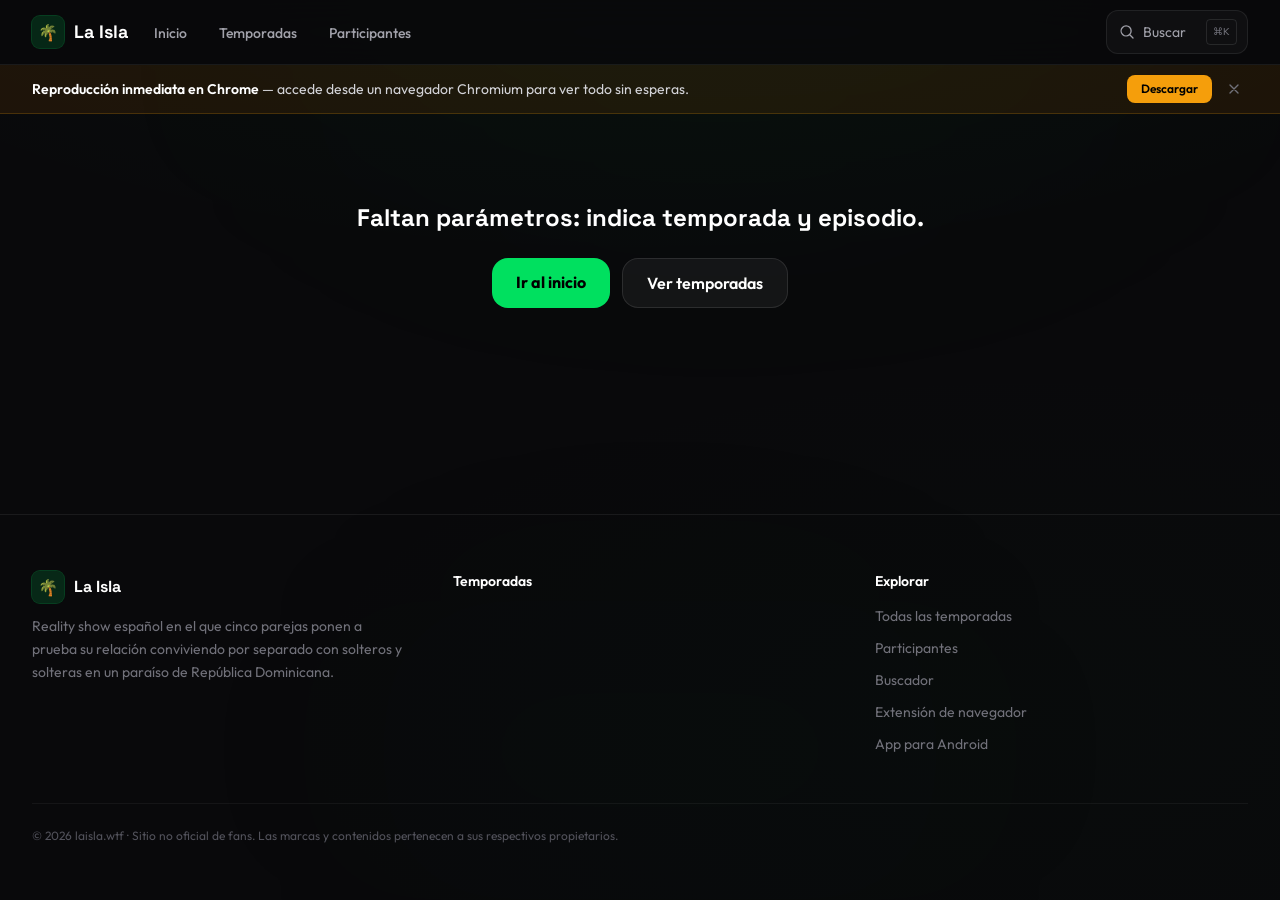
<file: ver/index.html>
<!DOCTYPE html><html lang="es"><head><meta charSet="utf-8"/><meta name="viewport" content="width=device-width, initial-scale=1"/><link rel="stylesheet" href="/_next/static/chunks/2ipsvptw6dx37.css" data-precedence="next"/><link rel="preload" as="script" fetchPriority="low" href="/_next/static/chunks/310vm2bl3xxpt.js"/><script src="/_next/static/chunks/0y-dctk-kmqss.js" async=""></script><script src="/_next/static/chunks/1mh6a-0e61pyc.js" async=""></script><script src="/_next/static/chunks/1hax-r4j1tvwy.js" async=""></script><script src="/_next/static/chunks/turbopack-0ufqq8f11pvk-.js" async=""></script><script src="/_next/static/chunks/2oxhdzv-7f0c0.js" async=""></script><script src="/_next/static/chunks/0o2k9w69gbok4.js" async=""></script><link rel="preload" href="https://fonts.googleapis.com/css2?family=Outfit:wght@400;500;600;700;800&amp;family=Space+Grotesk:wght@600;700&amp;display=swap" as="style" media="print"/><meta name="theme-color" content="#09090b"/><title>Ver episodio | La Isla de las Tentaciones</title><meta name="description" content="Ver episodios completos de La Isla de las Tentaciones online y gratis."/><link rel="manifest" href="/manifest.webmanifest"/><meta name="robots" content="index, follow, max-image-preview:large, max-snippet:-1, max-video-preview:-1"/><meta name="apple-mobile-web-app-title" content="La Isla"/><link rel="canonical" href="https://laisla.wtf/ver/"/><link rel="alternate" hrefLang="es" href="https://laisla.wtf/ver/"/><link rel="alternate" hrefLang="x-default" href="https://laisla.wtf/ver/"/><meta property="og:title" content="Ver episodio"/><meta property="og:description" content="Ver episodios completos de La Isla de las Tentaciones online y gratis."/><meta property="og:url" content="https://laisla.wtf/ver/"/><meta property="og:site_name" content="La Isla de las Tentaciones"/><meta property="og:locale" content="es_ES"/><meta property="og:image" content="https://laisla.wtf/images/og-default.jpg"/><meta property="og:image:alt" content="Ver episodio"/><meta property="og:type" content="video.episode"/><meta name="twitter:card" content="summary_large_image"/><meta name="twitter:title" content="Ver episodio"/><meta name="twitter:description" content="Ver episodios completos de La Isla de las Tentaciones online y gratis."/><meta name="twitter:image" content="https://laisla.wtf/images/og-default.jpg"/><link rel="icon" href="/favicon.svg" type="image/svg+xml"/><link rel="apple-touch-icon" href="/apple-touch-icon.png"/><link rel="preconnect" href="https://raw.laisla.wtf" crossorigin="anonymous"/><link rel="preconnect" href="https://album.mediaset.es"/><link rel="dns-prefetch" href="https://album.mediaset.es"/><link rel="preconnect" href="https://fonts.googleapis.com"/><link rel="preconnect" href="https://fonts.gstatic.com" crossorigin="anonymous"/><script>
(function () {
  var base = 'https://raw.laisla.wtf/data';
  var p = location.pathname.replace(/\/+$/, '') || '/';
  var needsContent = ['/', '/temporadas', '/temporada', '/ver', '/buscar'].indexOf(p) !== -1;
  var needsPeople = ['/', '/temporadas', '/temporada', '/participantes', '/participante', '/buscar'].indexOf(p) !== -1;
  function get(file) {
    var pr = fetch(base + '/' + file, { cache: 'no-cache' }).then(function (r) {
      if (!r.ok) throw new Error(file + ' ' + r.status);
      return r.json();
    });
    // La vista la consume más tarde: sin esto el navegador avisaría de una
    // promesa rechazada sin manejar si el JSON falla.
    pr.catch(function () {});
    return pr;
  }
  var early = {};
  if (needsContent) early.content = get('content.json');
  if (needsPeople) early.people = get('participants.json');
  window.__lidltEarly = early;
})();</script><link id="fonts-css" rel="stylesheet" href="https://fonts.googleapis.com/css2?family=Outfit:wght@400;500;600;700;800&amp;family=Space+Grotesk:wght@600;700&amp;display=swap" media="print"/><script>(function(l){if(!l)return;function on(){l.media='all'}if(l.sheet){on()}else{l.addEventListener('load',on)}})(document.getElementById('fonts-css'));</script><noscript><link rel="stylesheet" href="https://fonts.googleapis.com/css2?family=Outfit:wght@400;500;600;700;800&amp;family=Space+Grotesk:wght@600;700&amp;display=swap"/></noscript><script>
try {
  if (!localStorage.getItem('cookie_ok')) {
    document.documentElement.classList.add('needs-consent');
  }
} catch (e) {
  document.documentElement.classList.add('needs-consent');
}</script><style>
.needs-consent,
.needs-consent body {
  overflow: hidden !important;
}
.needs-consent #cookie-gate {
  display: flex !important;
}</style><script type="application/ld+json">{"@context":"https://schema.org","@graph":[{"@type":"WebSite","@id":"https://laisla.wtf/#website","url":"https://laisla.wtf/","name":"La Isla de las Tentaciones","inLanguage":"es-ES","potentialAction":{"@type":"SearchAction","target":{"@type":"EntryPoint","urlTemplate":"https://laisla.wtf/buscar/?q={search_term_string}"},"query-input":"required name=search_term_string"}}]}</script><script defer="" src="/shield.js"></script><script src="/_next/static/chunks/0cz1d0mv5g_q7.js" noModule=""></script></head><body class="flex min-h-screen flex-col bg-isla-dark text-white"><div hidden=""><!--$--><!--/$--></div><a href="#contenido" class="sr-only focus:not-sr-only focus:fixed focus:left-4 focus:top-4 focus:z-[100] focus:rounded-xl focus:bg-brand-500 focus:px-4 focus:py-2 focus:font-semibold focus:text-black">Saltar al contenido</a><div class="page-glow pointer-events-none fixed inset-0 z-0 overflow-hidden" aria-hidden="true"><div class="absolute -top-1/3 left-1/4 h-[400px] w-[800px] rounded-full bg-brand-500/[0.035] blur-[150px]"></div><div class="absolute bottom-0 right-1/4 h-[300px] w-[600px] rounded-full bg-brand-600/[0.025] blur-[120px]"></div></div><header class="bar-blur sticky top-0 z-50 border-b border-white/[0.07]"><nav class="mx-auto flex h-16 max-w-7xl items-center gap-1 px-4 sm:px-6 lg:px-8" aria-label="Principal"><a href="/" class="focus-ring group mr-2 flex items-center gap-2.5 rounded-xl" aria-label="La Isla de las Tentaciones — Inicio"><span class="flex h-8 w-8 items-center justify-center rounded-lg bg-brand-500/15 text-base ring-1 ring-brand-500/25" aria-hidden="true">🌴</span><span class="font-display text-lg font-bold leading-none text-white transition-colors group-hover:text-brand-400">La Isla</span></a><ul class="hidden items-center gap-1 sm:flex"><li><a href="/" class="focus-ring relative rounded-xl px-3.5 py-2 text-sm font-medium transition-colors text-zinc-400 hover:text-white">Inicio</a></li><li><a href="/temporadas/" aria-current="page" class="focus-ring relative rounded-xl px-3.5 py-2 text-sm font-medium transition-colors text-white">Temporadas<span class="absolute inset-x-3.5 -bottom-[1.35rem] h-0.5 rounded-full bg-brand-500" aria-hidden="true"></span></a></li><li><a href="/participantes/" class="focus-ring relative rounded-xl px-3.5 py-2 text-sm font-medium transition-colors text-zinc-400 hover:text-white">Participantes</a></li></ul><div class="ml-auto flex items-center gap-2"><button type="button" data-search-trigger="true" class="focus-ring flex items-center gap-2 rounded-xl border border-white/[0.08] bg-white/[0.03] py-2 pl-3 pr-2.5 text-sm text-zinc-400 transition-colors hover:border-white/[0.16] hover:text-white" aria-label="Buscar episodios y participantes"><svg class="h-4 w-4 flex-shrink-0" fill="none" stroke="currentColor" stroke-width="2" viewBox="0 0 24 24" aria-hidden="true"><path stroke-linecap="round" stroke-linejoin="round" d="m21 21-5.2-5.2m0 0a7.5 7.5 0 1 0-10.6-10.6 7.5 7.5 0 0 0 10.6 10.6Z"></path></svg><span class="hidden md:inline">Buscar</span><kbd class="ml-3 hidden rounded border border-white/10 px-1.5 py-0.5 font-sans text-[10px] text-zinc-500 md:block">⌘K</kbd></button><details class="nav-menu sm:hidden"><summary class="focus-ring flex cursor-pointer list-none items-center rounded-xl p-2 text-zinc-400 transition-colors hover:bg-white/[0.05] hover:text-white" aria-label="Abrir menú"><svg class="h-5 w-5" fill="none" stroke="currentColor" stroke-width="2" viewBox="0 0 24 24" aria-hidden="true"><path stroke-linecap="round" stroke-linejoin="round" d="M3.75 9h16.5m-16.5 6.75h16.5"></path></svg></summary><div class="absolute inset-x-0 top-full z-50 border-b border-white/[0.08] bg-isla-surface/95 p-3 shadow-2xl backdrop-blur-2xl"><ul class="space-y-1"><li><a href="/" class="focus-ring block rounded-xl px-4 py-3 text-sm font-medium transition-colors text-zinc-300 hover:bg-white/[0.06] hover:text-white">Inicio</a></li><li><a href="/temporadas/" aria-current="page" class="focus-ring block rounded-xl px-4 py-3 text-sm font-medium transition-colors bg-white/[0.06] text-white">Temporadas</a></li><li><a href="/participantes/" class="focus-ring block rounded-xl px-4 py-3 text-sm font-medium transition-colors text-zinc-300 hover:bg-white/[0.06] hover:text-white">Participantes</a></li></ul></div></details></div></nav></header><main id="contenido" class="relative z-10 flex-1"><div class="mx-auto max-w-7xl px-4 py-6 sm:px-6 lg:px-8"><div class="skeleton mb-6 h-4 w-72"></div><div class="skeleton aspect-video rounded-2xl"></div><div class="skeleton mt-8 h-8 w-80"></div><div class="skeleton mt-4 h-4 w-full max-w-2xl"></div></div><noscript><div class="mx-auto max-w-3xl px-4 py-12 sm:px-6 lg:px-8"><h1 class="font-display text-2xl font-bold text-white">Ver episodio</h1><p class="mt-3 prose-isla">Esta página necesita JavaScript para cargar el episodio. Puedes entrar directamente a cualquier temporada:</p><p class="mt-5"><a href="/temporadas/" class="text-brand-400 hover:text-brand-300">Ver todas las temporadas</a></p></div></noscript><!--$--><!--/$--></main><footer class="relative z-10 mt-24 border-t border-white/[0.07]"><div class="mx-auto max-w-7xl px-4 py-14 sm:px-6 lg:px-8"><div class="grid grid-cols-2 gap-8 md:grid-cols-3 lg:gap-12"><div class="col-span-2 md:col-span-1"><div class="mb-3 flex items-center gap-2.5"><span class="flex h-8 w-8 items-center justify-center rounded-lg bg-brand-500/15 text-base ring-1 ring-brand-500/25" aria-hidden="true">🌴</span><span class="font-display font-bold text-white">La Isla</span></div><p class="text-sm leading-relaxed text-zinc-500">Reality show español en el que cinco parejas ponen a prueba su relación conviviendo por separado con solteros y solteras en un paraíso de República Dominicana.</p></div><nav aria-labelledby="footer-seasons"><h2 id="footer-seasons" class="mb-3 text-sm font-semibold text-white">Temporadas</h2><ul class="grid grid-cols-2 gap-x-4 gap-y-2"></ul></nav><nav aria-labelledby="footer-explore"><h2 id="footer-explore" class="mb-3 text-sm font-semibold text-white">Explorar</h2><ul class="space-y-2"><li><a href="/temporadas/" class="focus-ring rounded text-sm text-zinc-500 transition-colors hover:text-brand-400">Todas las temporadas</a></li><li><a href="/participantes/" class="focus-ring rounded text-sm text-zinc-500 transition-colors hover:text-brand-400">Participantes</a></li><li><a href="/buscar/" class="focus-ring rounded text-sm text-zinc-500 transition-colors hover:text-brand-400">Buscador</a></li><li><a href="/extension/" class="focus-ring rounded text-sm text-zinc-500 transition-colors hover:text-brand-400">Extensión de navegador</a></li><li><a href="/app/" class="focus-ring rounded text-sm text-zinc-500 transition-colors hover:text-brand-400">App para Android</a></li></ul></nav></div><div class="mt-12 flex flex-col items-center justify-between gap-3 border-t border-white/[0.05] pt-6 sm:flex-row"><p class="text-xs text-zinc-600">© <!-- -->2026<!-- --> laisla.wtf · Sitio no oficial de fans. Las marcas y contenidos pertenecen a sus respectivos propietarios.</p></div></div></footer><div id="android-popup" class="fixed inset-x-0 bottom-0 z-[9998] hidden p-4"><div class="mx-auto max-w-md rounded-2xl border border-white/10 bg-zinc-900 p-5 shadow-2xl"><div class="mb-4 flex items-center gap-3"><span class="flex h-11 w-11 items-center justify-center rounded-xl bg-brand-500/15 text-2xl" aria-hidden="true">🌴</span><div><h2 class="font-display text-base font-bold text-white">La Isla para Android</h2><p class="text-xs text-zinc-500">Sin navegador, sin anuncios</p></div></div><div class="flex gap-3"><button type="button" id="android-popup-close" class="focus-ring flex-1 rounded-xl border border-white/10 px-4 py-2.5 text-sm font-medium text-zinc-400 transition-colors hover:bg-white/[0.04]">Ahora no</button><a href="/app/" class="focus-ring flex-1 rounded-xl bg-brand-500 px-4 py-2.5 text-center text-sm font-semibold text-black transition-colors hover:bg-brand-400">Descargar</a></div></div></div><div id="cookie-gate" class="fixed inset-0 z-[10100] hidden items-end justify-center" role="dialog" aria-modal="true" aria-labelledby="cookie-title"><div class="absolute inset-0 bg-black/80 backdrop-blur-[2px]"></div><div class="relative mx-auto mb-6 w-[min(92vw,34rem)] px-4 sm:mb-10"><div class="relative rounded-2xl border border-white/10 bg-zinc-900 p-6 shadow-2xl"><div class="absolute -bottom-2 left-1/2 h-4 w-4 -translate-x-1/2 rotate-45 border-b border-r border-white/10 bg-zinc-900" aria-hidden="true"></div><h2 id="cookie-title" class="font-display text-lg font-bold text-white">Usamos cookies</h2><p class="mt-2 text-sm leading-relaxed text-zinc-400">Utilizamos cookies propias y de terceros para analizar el tráfico y mostrar contenido personalizado. Para continuar navegando por la web es necesario aceptarlas.</p><button type="button" id="cookie-accept" class="focus-ring mt-5 w-full rounded-xl bg-brand-500 px-5 py-3 font-bold text-black transition-colors hover:bg-brand-400">Aceptar y continuar</button></div></div></div><script>
(function () {
  // Normaliza la ruta a su forma con barra final. Las URLs se generan
  // siempre así, pero un enlace antiguo o un marcador puede no llevarla.
  if (!/\.[a-z0-9]+$/i.test(location.pathname) && !location.pathname.endsWith('/')) {
    history.replaceState(null, '', location.pathname + '/' + location.search + location.hash);
  }

  var path = location.pathname;
  var ua = navigator.userAgent || '';

  function store(k, v) { try { localStorage.setItem(k, v); } catch (e) {} }
  function read(k) { try { return localStorage.getItem(k); } catch (e) { return null; } }

  // ── Puerta de consentimiento ──
  function loadAnalytics() {
    if (/^\/(extension|app)(\/|$)/.test(path)) return;
    var s = document.createElement('script');
    s.src = '/lidlt.js';
    s.defer = true;
    document.head.appendChild(s);
  }

  if (read('cookie_ok')) {
    document.documentElement.classList.remove('needs-consent');
    loadAnalytics();
  } else {
    var accept = document.getElementById('cookie-accept');
    if (accept) {
      accept.focus({ preventScroll: true });
      accept.addEventListener('click', function () {
        store('cookie_ok', '1');
        document.documentElement.classList.remove('needs-consent');
        loadAnalytics();
      });
    }

    // Mientras no acepte no se navega: ni con teclado ni con atajos.
    document.addEventListener(
      'keydown',
      function (e) {
        if (!document.documentElement.classList.contains('needs-consent')) return;
        if (e.key === 'Tab') {
          e.preventDefault();
          accept && accept.focus({ preventScroll: true });
        } else if (e.key === 'Enter' || e.key === ' ') {
          if (document.activeElement === accept) return;
          e.preventDefault();
        } else if (e.key !== 'F5' && !e.metaKey && !e.ctrlKey) {
          e.preventDefault();
        }
      },
      true,
    );
  }

  // ── Android app invite ──
  if (/Android/i.test(ua) && !read('android_popup_seen') && !/^\/app(\/|$)/.test(path)) {
    setTimeout(function () {
      var p = document.getElementById('android-popup');
      if (!p) return;
      p.classList.remove('hidden');
      var close = document.getElementById('android-popup-close');
      if (close) close.addEventListener('click', function () {
        p.classList.add('hidden');
        store('android_popup_seen', '1');
      });
    }, 2500);
  }

  // ── Service worker ──
  // En local nunca: un SW cacheando CSS/JS de URLs fijas deja el
  // navegador servido con estilos de una build anterior, y el problema
  // es invisible porque no da ningún error. Si hay uno instalado de
  // antes, se elimina junto con sus cachés.
  var esLocal = /^(localhost|127\.0\.0\.1|\[::1\])$/.test(location.hostname);

  if ('serviceWorker' in navigator) {
    if (esLocal) {
      navigator.serviceWorker.getRegistrations().then(function (rs) {
        rs.forEach(function (r) { r.unregister(); });
      }).catch(function () {});
      if (window.caches && caches.keys) {
        caches.keys().then(function (ks) {
          ks.forEach(function (k) { caches.delete(k); });
        }).catch(function () {});
      }
    } else {
      window.addEventListener('load', function () {
        navigator.serviceWorker.register('/sw.js').catch(function () {});
      });
    }
  }
})();</script><script src="/_next/static/chunks/310vm2bl3xxpt.js" id="_R_" async=""></script><script>(self.__next_f=self.__next_f||[]).push([0])</script><script>self.__next_f.push([1,"1:\"$Sreact.fragment\"\nf:I[68027,[\"/_next/static/chunks/2oxhdzv-7f0c0.js\"],\"default\",1]\n:HL[\"/_next/static/chunks/2ipsvptw6dx37.css\",\"style\"]\n:HL[\"https://fonts.googleapis.com/css2?family=Outfit:wght@400;500;600;700;800\u0026family=Space+Grotesk:wght@600;700\u0026display=swap\",\"style\",{\"media\":\"print\"}]\n2:[\"$\",\"link\",null,{\"rel\":\"stylesheet\",\"href\":\"https://fonts.googleapis.com/css2?family=Outfit:wght@400;500;600;700;800\u0026family=Space+Grotesk:wght@600;700\u0026display=swap\"}]\nd:X\n0:{\"P\":null,\"c\":[\"\",\"ver\",\"\"],\"q\":\"\",\"i\":false,\"f\":[[[\"\",{\"children\":[\"ver\",{\"children\":[\"__PAGE__\",{},\"$undefined\",\"$undefined\",4608]},\"$undefined\",\"$undefined\",4608]},\"$undefined\",\"$undefined\",4624],[[\"$\",\"$1\",\"c\",{\"children\":[[[\"$\",\"link\",\"0\",{\"rel\":\"stylesheet\",\"href\":\"/_next/static/chunks/2ipsvptw6dx37.css\",\"precedence\":\"next\",\"crossOrigin\":\"$undefined\",\"nonce\":\"$undefined\"}],[\"$\",\"script\",\"script-0\",{\"src\":\"/_next/static/chunks/2oxhdzv-7f0c0.js\",\"async\":true,\"nonce\":\"$undefined\"}]],[\"$\",\"html\",null,{\"lang\":\"es\",\"suppressHydrationWarning\":true,\"children\":[[\"$\",\"head\",null,{\"children\":[[\"$\",\"script\",null,{\"dangerouslySetInnerHTML\":{\"__html\":\"\\n(function () {\\n  var base = 'https://raw.laisla.wtf/data';\\n  var p = location.pathname.replace(/\\\\/+$/, '') || '/';\\n  var needsContent = ['/', '/temporadas', '/temporada', '/ver', '/buscar'].indexOf(p) !== -1;\\n  var needsPeople = ['/', '/temporadas', '/temporada', '/participantes', '/participante', '/buscar'].indexOf(p) !== -1;\\n  function get(file) {\\n    var pr = fetch(base + '/' + file, { cache: 'no-cache' }).then(function (r) {\\n      if (!r.ok) throw new Error(file + ' ' + r.status);\\n      return r.json();\\n    });\\n    // La vista la consume más tarde: sin esto el navegador avisaría de una\\n    // promesa rechazada sin manejar si el JSON falla.\\n    pr.catch(function () {});\\n    return pr;\\n  }\\n  var early = {};\\n  if (needsContent) early.content = get('content.json');\\n  if (needsPeople) early.people = get('participants.json');\\n  window.__lidltEarly = early;\\n})();\"}}],[\"$\",\"link\",null,{\"rel\":\"preconnect\",\"href\":\"https://raw.laisla.wtf\",\"crossOrigin\":\"anonymous\"}],[\"$\",\"link\",null,{\"rel\":\"preconnect\",\"href\":\"https://album.mediaset.es\"}],[\"$\",\"link\",null,{\"rel\":\"dns-prefetch\",\"href\":\"https://album.mediaset.es\"}],[\"$\",\"link\",null,{\"rel\":\"preconnect\",\"href\":\"https://fonts.googleapis.com\"}],[\"$\",\"link\",null,{\"rel\":\"preconnect\",\"href\":\"https://fonts.gstatic.com\",\"crossOrigin\":\"anonymous\"}],[\"$\",\"link\",null,{\"id\":\"fonts-css\",\"rel\":\"stylesheet\",\"href\":\"https://fonts.googleapis.com/css2?family=Outfit:wght@400;500;600;700;800\u0026family=Space+Grotesk:wght@600;700\u0026display=swap\",\"media\":\"print\"}],[\"$\",\"script\",null,{\"dangerouslySetInnerHTML\":{\"__html\":\"(function(l){if(!l)return;function on(){l.media='all'}if(l.sheet){on()}else{l.addEventListener('load',on)}})(document.getElementById('fonts-css'));\"}}],[\"$\",\"noscript\",null,{\"children\":\"$2\"}],[\"$\",\"script\",null,{\"dangerouslySetInnerHTML\":{\"__html\":\"\\ntry {\\n  if (!localStorage.getItem('cookie_ok')) {\\n    document.documentElement.classList.add('needs-consent');\\n  }\\n} catch (e) {\\n  document.documentElement.classList.add('needs-consent');\\n}\"}}],[\"$\",\"style\",null,{\"dangerouslySetInnerHTML\":{\"__html\":\"\\n.needs-consent,\\n.needs-consent body {\\n  overflow: hidden !important;\\n}\\n.needs-consent #cookie-gate {\\n  display: flex !important;\\n}\"}}],[\"$\",\"script\",null,{\"type\":\"application/ld+json\",\"dangerouslySetInnerHTML\":{\"__html\":\"{\\\"@context\\\":\\\"https://schema.org\\\",\\\"@graph\\\":[{\\\"@type\\\":\\\"WebSite\\\",\\\"@id\\\":\\\"https://laisla.wtf/#website\\\",\\\"url\\\":\\\"https://laisla.wtf/\\\",\\\"name\\\":\\\"La Isla de las Tentaciones\\\",\\\"inLanguage\\\":\\\"es-ES\\\",\\\"potentialAction\\\":{\\\"@type\\\":\\\"SearchAction\\\",\\\"target\\\":{\\\"@type\\\":\\\"EntryPoint\\\",\\\"urlTemplate\\\":\\\"https://laisla.wtf/buscar/?q={search_term_string}\\\"},\\\"query-input\\\":\\\"required name=search_term_string\\\"}}]}\"}}],[\"$\",\"script\",null,{\"defer\":true,\"src\":\"/shield.js\"}]]}],[\"$\",\"body\",null,{\"className\":\"flex min-h-screen flex-col bg-isla-dark text-white\",\"children\":[[\"$\",\"a\",null,{\"href\":\"#contenido\",\"className\":\"sr-only focus:not-sr-only focus:fixed focus:left-4 focus:top-4 focus:z-[100] focus:rounded-xl focus:bg-brand-500 focus:px-4 focus:py-2 focus:font-semibold focus:text-black\",\"children\":\"Saltar al contenido\"}],[\"$\",\"div\",null,{\"className\":\"page-glow pointer-events-none fixed inset-0 z-0 overflow-hidden\",\"aria-hidden\":\"true\",\"children\":[[\"$\",\"div\",null,{\"className\":\"absolute -top-1/3 left-1/4 h-[400px] w-[800px] rounded-full bg-brand-500/[0.035] blur-[150px]\"}],\"$L3\"]}],\"$L4\",\"$L5\",\"$L6\",\"$L7\",\"$L8\",\"$L9\",\"$La\"]}]]}]]}],{\"children\":[\"$Lb\",{\"children\":[\"$Lc\",{},null,false,null]},null,false,\"$d\"]},null,false,null],\"$Le\",false]],\"m\":\"$undefined\",\"G\":[\"$f\",[\"$L10\"]],\"S\":true,\"h\":null,\"r\":\"$undefined\",\"s\":\"$undefined\",\"a\":\"$undefined\",\"l\":\"$undefined\",\"p\":\"$undefined\",\"d\":\"$undefined\",\"b\":\"DXAw2PQ5NSpO98jMLINnd\"}\n11:I[54787,[\"/_next/static/chunks/2oxhdzv-7f0c0.js\"],\"default\"]\n12:I[27754,[\"/_next/static/chunks/2oxhdzv-7f0c0.js\"],\"default\"]\n13:I[27922,[\"/_next/static/chunks/2oxhdzv-7f0c0.js\"],\"default\"]\n14:I[39756,[\"/_next/static/chunks/2oxhdzv-7f0c0.js\"],\"default\"]\n15:I[37457,[\"/_next/static/chunks/2oxhdzv-7f0c0.js\"],\"default\"]\n16:I[18703,[\"/_next/static/chunks/2oxhdzv-7f0c0.js\"],\"default\"]\n18:I[83208,[\"/_next/static/chunks/2oxhdzv-7f0c0.js\",\"/_next/static/chunks/0o2k9w69gbok4.js\"],\"default\"]\n1a:I[97367,[\"/_next/static/chunks/2oxhdzv-7f0c0.js\"],\"OutletBoundary\"]\n1b:\"$Sreact.suspense\"\n1d:I[97367,[\"/_next/static/chunks/2oxhdzv-7f0c0.js\"],\"ViewportBoundary\"]\n1f:I[97367,[\"/_next/static/chunks/2oxhdzv-7f0c0.js\"],\"MetadataBoundary\"]\n3:[\"$\",\"div\",null,{\"className\":\"absolute bottom-0 right-1/4 h-[300px] w-[600px] rounded-full bg-brand-600/[0.025] blur-[120px]\"}]\n4:[[\"$\",\"header\",null,{\"className\":\"bar-blur sticky top-0 z-50 border-b border-white/[0.07]\",\"children\":[\"$\",\"nav\",null,{\"className\":\"mx-auto flex h-16 max-w-7xl items-center gap-1 px-4 sm:px-6 lg:px-8\",\"aria-label\":\"Principal\",\"children\":[[\"$\",\"a\",null,{\"href\":\"/\",\"className\":\"focus-ring group mr-2 flex items-center gap-2.5 rounded-xl\",\"aria-label\":\"La Isla de las Tentaciones — Inicio\",\"children\":[[\"$\",\"span\",null,{\"className\":\"flex h-8 w-8 items-center justify-center rounded-lg bg-brand-500/15 text-base ring-1 ring-brand-500/25\",\"aria-hidden\":\"true\",\"children\":\"🌴\"}],[\"$\",\"span\",null,{\"className\":\"font-display text-lg font-bold leading-none text-white transition-colors group-hover:text-brand-400\",\"children\":\"La Isla\"}]]}],[\"$\",\"$L11\",null,{\"variant\":\"desktop\"}],[\"$\",\"div\",null,{\"className\":\"ml-auto flex items-center gap-2\",\"children\":[[\"$\",\"button\",null,{\"type\":\"button\",\"data-search-trigger\":true,\"className\":\"focus-ring flex items-center gap-2 rounded-xl border border-white/[0.08] bg-white/[0.03] py-2 pl-3 pr-2.5 text-sm text-zinc-400 transition-colors hover:border-white/[0.16] hover:text-white\",\"aria-label\":\"Buscar episodios y participantes\",\"children\":[[\"$\",\"svg\",null,{\"className\":\"h-4 w-4 flex-shrink-0\",\"fill\":\"none\",\"stroke\":\"currentColor\",\"strokeWidth\":\"2\",\"viewBox\":\"0 0 24 24\",\"aria-hidden\":\"true\",\"children\":[\"$\",\"path\",null,{\"strokeLinecap\":\"round\",\"strokeLinejoin\":\"round\",\"d\":\"m21 21-5.2-5.2m0 0a7.5 7.5 0 1 0-10.6-10.6 7.5 7.5 0 0 0 10.6 10.6Z\"}]}],[\"$\",\"span\",null,{\"className\":\"hidden md:inline\",\"children\":\"Buscar\"}],[\"$\",\"kbd\",null,{\"className\":\"ml-3 hidden rounded border border-white/10 px-1.5 py-0.5 font-sans text-[10px] text-zinc-500 md:block\",\"children\":\"⌘K\"}]]}],[\"$\",\"details\",null,{\"className\":\"nav-menu sm:hidden\",\"children\":[[\"$\",\"summary\",null,{\"className\":\"focus-ring flex cursor-pointer list-none items-center rounded-xl p-2 text-zinc-400 transition-colors hover:bg-white/[0.05] hover:text-white\",\"aria-label\":\"Abrir menú\",\"children\":[\"$\",\"svg\",null,{\"className\":\"h-5 w-5\",\"fill\":\"none\",\"stroke\":\"currentColor\",\"strokeWidth\":\"2\",\"viewBox\":\"0 0 24 24\",\"aria-hidden\":\"true\",\"children\":[\"$\",\"path\",null,{\"strokeLinecap\":\"round\",\"strokeLinejoin\":\"round\",\"d\":\"M3.75 9h16.5m-16.5 6.75h16.5\"}]}]}],[\"$\",\"div\",null,{\"className\":\"absolute inset-x-0 top-full z-50 border-b border-white/[0.08] bg-isla-surface/95 p-3 shadow-2xl backdrop-blur-2xl\",\"children\":[\"$\",\"$L11\",null,{\"variant\":\"mobile\"}]}]]}]]}]]}]}],[\"$\",\"$L12\",null,{}]]\n5:[\"$\",\"$L13\",null,{}]\n6:[\"$\",\"main\",null,{\"id\":\"contenido\",\"className\":\"relative z-10 flex-1\",\"children\":[\"$\",\"$L14\",null,{\"parallelRouterKey\":\"children\",\"error\":\"$undefined\",\"errorStyles\":\"$undefined\",\"errorScripts\":\"$undefined\",\"template\":[\"$\",\"$L15\",null,{}],\"templateStyles\":\"$undefined\",\"templateScripts\":\"$undefined\",\"notFound\":[[\"$\",\"div\",null,{\"className\":\"mx-auto max-w-4xl px-4 py-16 sm:px-6 lg:px-8\",\"children\":[[\"$\",\"p\",null,{\"className\":\"font-display text-6xl font-bold text-brand-500/30 sm:text-7xl\",\"children\":\"404\"}],[\"$\",\"h1\",null,{\"className\":\"mt-3 font-display text-2xl font-bold text-white sm:text-3xl\",\"children\":\"Esta página no existe\"}],[\"$\",\"p\",null,{\"className\":\"mt-3 max-w-xl prose-isla\",\"children\":\"Puede que el enlace esté mal escrito o que el contenido haya cambiado de dirección. Prueba con el buscador o entra directamente al catálogo.\"}],[\"$\",\"div\",null,{\"className\":\"mt-7 flex flex-wrap gap-3\",\"children\":[[\"$\",\"a\",null,{\"href\":\"/\",\"className\":\"focus-ring rounded-2xl bg-brand-500 px-6 py-3 font-bold text-black transition hover:bg-brand-400\",\"children\":\"Ir al inicio\"}],[\"$\",\"a\",null,{\"href\":\"/temporadas/\",\"className\":\"focus-ring rounded-2xl border border-white/[0.1] bg-white/[0.05] px-6 py-3 font-semibold text-white transition hover:bg-white/[0.09]\",\"children\":\"Ver temporadas\"}],[\"$\",\"a\",null,{\"href\":\"/buscar/\",\"className\":\"focus-ring rounded-2xl border border-white/[0.1] bg-white/[0.05] px-6 py-3 font-semibold text-white transition hover:bg-white/[0.09]\",\"children\":\"Buscar\"}]]}]]}],[]],\"forbidden\":\"$undefined\",\"unauthorized\":\"$undefined\"}]}]\n7:[\"$\",\"footer\",null,{\"className\":\"relative z-10 mt-24 border-t border-white/[0.07]\",\"children\":[\"$\",\"div\",null,{\"className\":\"mx-auto max-w-7xl px-4 py-14 sm:px-6 lg:px-8\",\"children\":[[\"$\",\"div\",null,{\"className\":\"grid grid-cols-2 gap-8 md:grid-cols-3 lg:gap-12\",\"children\":[[\"$\",\"div\",null,{\"className\":\"col-span-2 md:col-span-1\",\"children\":[[\"$\",\"div\",null,{\"className\":\"mb-3 flex items-center gap-2.5\",\"children\":[[\"$\",\"span\",null,{\"className\":\"flex h-8 w-8 items-center justify-center rounded-lg bg-brand-500/15 text-base ring-1 ring-brand-500/25\",\"aria-hidden\":\"true\",\"children\":\"🌴\"}],[\"$\",\"span\",null,{\"className\":\"font-display font-bold text-white\",\"children\":\"La Isla\"}]]}],[\"$\",\"p\",null,{\"className\":\"text-sm leading-relaxed text-zinc-500\",\"children\":\"Reality show español en el que cinco parejas ponen a prueba su relación conviviendo por separado con solteros y solteras en un paraíso de República Dominicana.\"}]]}],[\"$\",\"nav\",null,{\"aria-labelledby\":\"footer-seasons\",\"children\":[[\"$\",\"h2\",null,{\"id\":\"footer-seasons\",\"className\":\"mb-3 text-sm font-semibold text-white\",\"children\":\"Temporadas\"}],[\"$\",\"$L16\",null,{\"variant\":\"footer\"}]]}],[\"$\",\"nav\",null,{\"aria-labelledby\":\"footer-explore\",\"children\":[[\"$\",\"h2\",null,{\"id\":\"footer-explore\",\"className\":\"mb-3 text-sm font-semibold text-white\",\"children\":\"Explorar\"}],[\"$\",\"ul\",null,{\"className\":\"space-y-2\",\"children\":[[\"$\",\"li\",null,{\"children\":[\"$\",\"a\",null,{\"href\":\"/temporadas/\",\"className\":\"focus-ring rounded text-sm text-zinc-500 transition-colors hover:text-brand-400\",\"children\":\"Todas las temporadas\"}]}],[\"$\",\"li\",null,{\"children\":[\"$\",\"a\",null,{\"href\":\"/participantes/\",\"className\":\"focus-ring rounded text-sm text-zinc-500 transition-colors hover:text-brand-400\",\"children\":\"Participantes\"}]}],[\"$\",\"li\",null,{\"children\":[\"$\",\"a\",null,{\"href\":\"/buscar/\",\"className\":\"focus-ring rounded text-sm text-zinc-500 transition-colors hover:text-brand-400\",\"children\":\"Buscador\"}]}],[\"$\",\"li\",null,{\"children\":[\"$\",\"a\",null,{\"href\":\"/extension/\",\"className\":\"focus-ring rounded text-sm text-zinc-500 transition-colors hover:text-brand-400\",\"children\":\"Extensión de navegador\"}]}],[\"$\",\"li\",null,{\"children\":[\"$\",\"a\",null,{\"href\":\"/app/\",\"className\":\"focus-ring rounded text-sm text-zinc-500 transition-colors hover:text-brand-400\",\"children\":\"App para Android\"}]}]]}]]}]]}],[\"$\",\"div\",null,{\"className\":\"mt-12 flex flex-col items-center justify-between gap-3 border-t border-white/[0.05] pt-6 sm:flex-row\",\"children\":[\"$\",\"p\",null,{\"className\":\"text-xs text-zinc-600\",\"children\":[\"© \",2026,\" laisla.wtf · Sitio no oficial de fans. Las marcas y contenidos pertenecen a sus respectivos propietarios.\"]}]}]]}]}]\n8:[\"$\",\"div\",null,{\"id\":\"android-popup\",\"className\":\"fixed inset-x-0 bottom-0 z-[9998] hidden p-4\",\"children\":[\"$\",\"div\",null,{\"className\":\"mx-auto max-w-md rounded-2xl border border-white/10 bg-zinc-900 p-5 shadow-2xl\",\"children\":[[\"$\",\"div\",null,{\"className\":\"mb-4 flex items-center gap-3\",\"children\":[[\"$\",\"span\",null,{\"className\":\"flex h-11 w-11 items-center justify-center rounded-xl bg-brand-500/15 text-2xl\",\"aria-hidden\":\"true\",\"children\":\"🌴\"}],[\"$\",\"div\",null,{\"children\":[[\"$\",\"h2\",null,{\"className\":\"font-display text-base font-bold text-white\",\"children\":\"La Isla para Android\"}],[\"$\",\"p\",null,{\"className\":\"text-xs text-zinc-500\",\"children\":\"Sin navegador, sin anuncios\"}]]}]]}],[\"$\",\"div\",null,{\"className\":\"flex gap-3\",\"children\":[[\"$\",\"button\",null,{\"type\":\"button\",\"id\":\"android-popup-close\",\"className\":\"focus-ring flex-1 rounded-xl border border-white/10 px-4 py-2.5 text-sm font-medium text-zinc-400 transition-colors hover:bg-white/[0.04]\",\"children\":\"Ahora no\"}],[\"$\",\"a\",null,{\"href\":\"/app/\",\"className\":\"focus-ring flex-1 rounded-xl bg-brand-500 px-4 py-2.5 text-center text-sm font-semibold text-black transition-colors hover:bg-brand-400\",\"children\":\"Descargar\"}]]}]]}]}]\n9:[\"$\",\"div\",null,{\"id\":\"cookie-gate\",\"className\":\"fixed inset-0 z-[10100] hidden items-end justify-center\",\"role\":\"dialog\",\"aria-modal\":\"true\",\"aria-labelledby\":\"cookie-title\",\"children\":[[\"$\",\"div\",null,{\"className\":\"absolute inset-0 bg-black/80 backdrop-blur-[2px]\"}],[\"$\",\"div\",null,{\"className\":\"relative mx-auto mb-6 w-[min(92vw,34rem)] px-4 sm:mb-10\",\"children\":[\"$\",\"div\",null,{\"className\":\"relative rounded-2xl border border-white/10 bg-zinc-900 p-6 shadow-2xl\",\"children\":[[\"$\",\"div\",null,{\"className\":\"absolute -bottom-2 left-1/2 h-4 w-4 -translate-x-1/2 rotate-45 border-b border-r border-white/10 bg-zinc-900\",\"aria-hidden\":\"true\"}],[\"$\",\"h2\",null,{\"id\":\"cookie-title\",\"className\":\"font-display text-lg font-bold text-white\",\"children\":\"Usamos cookies\"}],[\"$\",\"p\",null,{\"className\":\"mt-2 text-sm leading-relaxed text-zinc-400\",\"children\":\"Utilizamos cookies propias y de terceros para analizar el tráfico y mostrar contenido personalizado. Para continuar navegando por la web es necesario aceptarlas.\"}],[\"$\",\"button\",null,{\"type\":\"button\",\"id\":\"cookie-accept\",\"className\":\"focus-ring mt-5 w-full rounded-xl bg-brand-500 px-5 py-3 font-bold text-black transition-colors hover:bg-brand-400\",\"children\":\"Aceptar y continuar\"}]]}]}]]}]\n17:Td10,\n(function () {\n  // Normaliza la ruta a su forma con barra final. Las URLs se generan\n  // siempre así, pero un enlace antiguo o un marcador puede no llevarla.\n  if (!/\\.[a-z0-9]+$/i.test(location.pathname) \u0026\u0026 !location.pathname.endsWith('/')) {\n    history.replaceState(null, '', location.pathname + '/' + location.search + location.hash);\n  }\n\n  var path = location.pathname;\n  var ua = navigator.userAgent || '';\n\n  function store(k, v) { try { localStorage.setItem(k, v); } catch (e) {} }\n  function read(k) { try { return localStorage.getItem(k); } catch (e) { return null; } }\n\n  // ── Puerta de consentimiento ──\n  function loadAnalytics() {\n    if (/^\\/(extension|app)(\\/|$)/.test(path)) return;\n    var s = document.createElement('script');\n    s.src = '/lidlt.js';\n    s.defer = true;\n    document.head.appendChild(s);\n  }\n\n  if (read('cookie_ok')) {\n    document.documentElement.classList.remove('needs-consent');\n    loadAnalytics();\n  } else {\n    var accept = document.getElementById('cookie-accept');\n    if (accept) {\n      accept.focus({ preventScroll: true });\n      accept.addEventListener('click', function () {\n        store('cookie_ok', '1');\n        document.documentElement.classList.remove('needs-consent');\n        loadAnalytics();\n      });\n    }\n\n    // Mientras no acepte no se navega: ni con teclado ni con atajos.\n    document.addEventListener(\n      'keydown',\n      function (e) {\n        if (!document.documentElement.classList.contains('needs-consent')) return;\n        if (e.key === 'Tab') {\n          e.preventDefault();\n          accept \u0026\u0026 accept.focus({ preventScroll: true });\n        } else if (e.key === 'Enter' || e.key === ' ') {\n          if (document.activeElement === accept) return;\n          e.preventDefault();\n        } else if (e.key !== 'F5' \u0026\u0026 !e.metaKey \u0026\u0026 !e.ctrlKey) {\n          e.preventDefault();\n        }\n      },\n      true,\n    );\n  }\n\n  // ── Android app invite ──\n  if (/Android/i.test(ua) \u0026\u0026 !read('android_popup_seen') \u0026\u0026 !/^\\/app(\\/|$)/.test(path)) {\n    setTimeout(function () {\n      var p = document.getElementById('android-popup');\n      if (!p) return;\n      p.classList.remove('hidden');\n      var close = document.getElementById('android-popup-close');\n      if (close) close.addEventListener('click', function () {\n        p.classList.add('hidden');\n        store('android_popup_seen', '1');\n      });\n    }, 2500);\n  }\n\n  // ── Service worker ──\n  // En local nunca: un SW cacheando CSS/JS de URLs fijas deja el\n  // navegador servido con estilos de una build anterior, y el problema\n  // es invisible porque no da ningún error. Si hay uno instalado de\n  // antes, se elimina junto con sus cachés.\n  var esLocal = /^(localhost|127\\.0\\.0\\.1|\\[::1\\])$/.test(location.hostname);\n\n  if ('serviceWorker' in navigator) {\n    if (esLocal) {\n      navigator.serviceWorker.getRegistrations().then(function (rs) {\n        rs.forEach(function (r) { r.unregister(); });\n      }).catch(function () {});\n      if (window.caches \u0026\u0026 caches.keys) {\n        caches.keys().then(function (ks) {\n          ks.forEach(function (k) { caches.delete(k); });\n        }).catch(function () {});\n      }\n    } else {\n      window.addEventListener('load', function () {\n        navigator.serviceWorker.register('/sw.js').catch(function () {});\n      });\n    }\n  }\n})();a:[\"$\",\"script\",null,{\"dangerouslySetInnerHTML\":{\"__html\":\"$17\"}}]\nb:[\"$\",\"$1\",\"c\",{\"children\":[null,[\"$\",\"$L14\",null,{\"parallelRouterKey\":\"children\",\"error\":\"$undefined\",\"errorStyles\":\"$undefined\",\"errorScripts\":\"$undefined\",\"template\":[\"$\",\"$L15\",null,{}],\"templateStyles\":\"$undefined\",\"templateScripts\":\"$undefined\",\"notFound\":\"$undefined\",\"forbidden\":\"$undefined\",\"unauthorized\":\"$undefined\"}]]}]\n19:[\"$\",\"div\",null,{\"className\":\"mx-auto max-w-3xl px-4 py-12 sm:px-6 lg:px-8\",\"children\":[[\"$\",\"h1\",null,{\"className\":\"font-display text-2xl font-bold text-white\",\"children\":\"Ver episodio\"}],[\"$\",\"p\",null,{\"className\":\"mt-3 prose-isla\",\"children\":\"Esta página necesita JavaScript para cargar el episodio. Puedes entrar directamente a cualquier temporada:\"}],[\"$\",\"p\",null,{\"className\":\"mt-5\",\"children\":[\"$\",\"a\",null,{\"href\":\"/temporadas/\",\"className\":\"text-brand-400 hover:text-brand-300\",\"children\":\"Ver todas las temporadas\"}]}]]}]\nc:[\"$\",\"$1\",\"c\",{\"children\":[[[\"$\",\"$L18\",null,{}],[\"$\",\"noscript\",null,{\"children\":\"$19\"}]],[[\"$\",\"script\",\"script-0\",{\"src\":\"/_next/static/chunks/0o2k9w69gbok4.js\",\"async\":true,\"nonce\":\"$undefined\"}]],[\"$\",\"$L1a\",null,{\"children\":[\"$\",\"$1b\",null,{\"name\":\"Next.MetadataOutlet\",\"children\":\"$@1c\"}]}]]}]\ne:[\"$\",\"$1\",\"h\",{\"children\":[null,[\"$\",\"$L1d\",null,{\"children\":\"$L1e\"}],[\"$\",\"div\",null,{\"hidden\":true,\"children\":[\"$\",\"$L1f\",null,{\"children\":[\"$\",\"$1b\",null,{\"name\":\"Next.Metadata\",\"children\":\"$L20\"}]}]}],null]}]\n10:[\"$\",\"link\",\"0\",{\"rel\":\"stylesheet\",\"href\":\"/_next/static/chunks/2ipsvptw6dx37.css\",\"precedence\":\"next\",\"crossOrigin\":\"$undefined\",\"nonce\":\"$undefined\"}]\nd:C\n1e:[[\"$\",\"meta\",\"0\",{\"charSet\":\"utf-8\"}],[\"$\",\"meta\",\"1\",{\"name\":\"viewport\",\"content\":\"width=device-width, initial-scale=1\"}],[\"$\",\"meta\",\"2\",{\"name\":\"theme-color\",\"content\":\"#09090b\"}]]\n21:I[27201,[\"/_next/static/chunks/2oxhdzv-7f0c0.js\"],\"IconMark\"]\n1c:null\n20:[[\"$\",\"title\",\"0\",{\"children\":\"Ver episodio | La Isla de las Tentaciones\"}],[\"$\",\"meta\",\"1\",{\"name\":\"description\",\"content\":\"Ver episodios completos de La Isla de las Tentaciones online y gratis.\"}],[\"$\",\"link\",\"2\",{\"rel\":\"manifest\",\"href\":\"/manifest.webmanifest\",\"crossOrigin\":\"$undefined\"}],[\"$\",\"meta\",\"3\",{\"name\":\"robots\",\"content\":\"index, follow, max-image-preview:large, max-snippet:-1, max-video-preview:-1\"}],[\"$\",\"meta\",\"4\",{\"name\":\"apple-mobile-web-app-title\",\"content\":\"La Isla\"}],[\"$\",\"link\",\"5\",{\"rel\":\"canonical\",\"href\":\"https://laisla.wtf/ver/\"}],[\"$\",\"link\",\"6\",{\"rel\":\"alternate\",\"hrefLang\":\"es\",\"href\":\"https://laisla.wtf/ver/\"}],[\"$\",\"link\",\"7\",{\"rel\":\"alternate\",\"hrefLang\":\"x-default\",\"href\":\"https://laisla.wtf/ver/\"}],[\"$\",\"meta\",\"8\",{\"property\":\"og:title\",\"content\":\"Ver episodio\"}],[\"$\",\"meta\",\"9\",{\"property\":\"og:description\",\"content\":\"Ver episodios completos de La Isla de las Tentaciones online y gratis.\"}],[\"$\",\"meta\",\"10\",{\"property\":\"og:url\",\"content\":\"https://laisla.wtf/ver/\"}],[\"$\",\"meta\",\"11\",{\"property\":\"og:site_name\",\"content\":\"La Isla de las Tentaciones\"}],[\"$\",\"meta\",\"12\",{\"property\":\"og:locale\",\"content\":\"es_ES\"}],[\"$\",\"meta\",\"13\",{\"property\":\"og:image\",\"content\":\"https://laisla.wtf/images/og-default.jpg\"}],[\"$\",\"meta\",\"14\",{\"property\":\"og:image:alt\",\"content\":\"Ver episodio\"}],[\"$\",\"meta\",\"15\",{\"property\":\"og:type\",\"content\":\"video.episode\"}],[\"$\",\"meta\",\"16\",{\"name\":\"twitter:card\",\"content\":\"summary_large_image\"}],[\"$\",\"meta\",\"17\",{\"name\":\"twitter:title\",\"content\":\"Ver episodio\"}],[\"$\",\"meta\",\"18\",{\"name\":\"twitter:description\",\"content\":\"Ver episodios completos de La Isla de las Tentaciones online y gratis.\"}],[\"$\",\"meta\",\"19\",{\"name\":\"twitter:image\",\"content\":\"https://laisla.wtf/images/og-default.jpg\"}],[\"$\",\"link\",\"20\",{\"rel\":\"icon\",\"href\":\"/favicon.svg\",\"type\":\"image/svg+xml\"}],[\"$\",\"link\",\"21\",{\"rel\":\"apple-touch-icon\",\"href\":\"/apple-touch-icon.png\"}],[\"$\",\"$L21\",\"22\",{}]]\n"])</script></body></html>
</file>
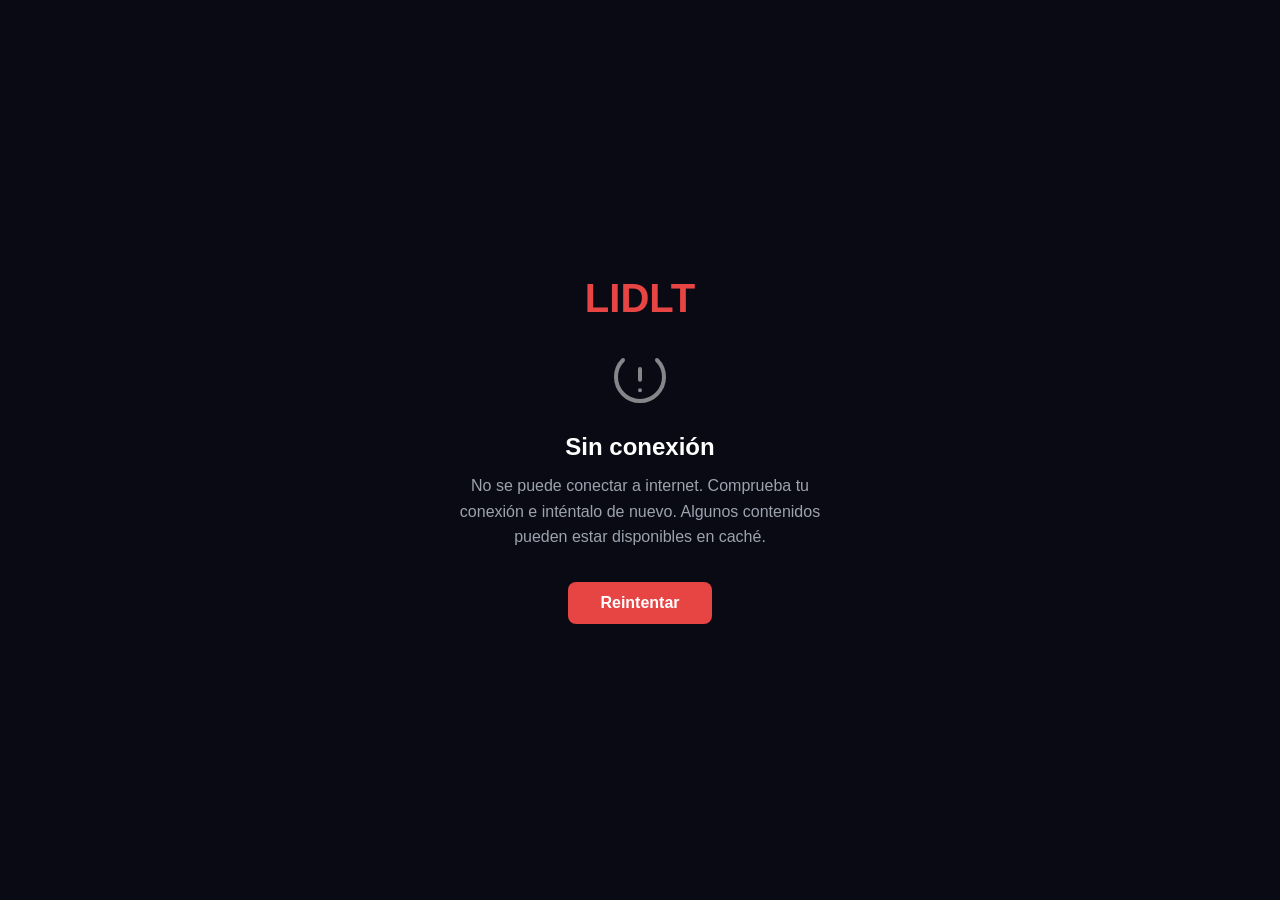
<file: offline.html>
<!DOCTYPE html>
<html lang="es">
<head>
  <meta charset="UTF-8">
  <meta name="viewport" content="width=device-width, initial-scale=1.0">
  <meta name="robots" content="noindex, nofollow">
  <title>Sin conexión | LIDLT</title>
  <style>
    * { margin: 0; padding: 0; box-sizing: border-box; }
    body {
      font-family: -apple-system, BlinkMacSystemFont, 'Segoe UI', Roboto, sans-serif;
      background: #0a0a14;
      color: #fff;
      min-height: 100vh;
      display: flex;
      flex-direction: column;
      align-items: center;
      justify-content: center;
      padding: 2rem;
      text-align: center;
    }
    .logo {
      font-size: 2.5rem;
      font-weight: 800;
      color: #e74444;
      margin-bottom: 1.5rem;
    }
    h1 {
      font-size: 1.5rem;
      font-weight: 700;
      margin-bottom: 0.75rem;
      color: #fff;
    }
    p {
      color: #9ca3af;
      max-width: 400px;
      line-height: 1.6;
      margin-bottom: 2rem;
    }
    .icon {
      width: 64px;
      height: 64px;
      margin-bottom: 1.5rem;
      opacity: 0.5;
    }
    button {
      background: #e74444;
      color: #fff;
      border: none;
      padding: 0.75rem 2rem;
      border-radius: 0.5rem;
      font-size: 1rem;
      font-weight: 600;
      cursor: pointer;
      transition: background 0.2s;
    }
    button:hover {
      background: #d42626;
    }
  </style>
</head>
<body>
  <div class="logo">LIDLT</div>
  <svg class="icon" fill="none" stroke="currentColor" viewBox="0 0 24 24">
    <path stroke-linecap="round" stroke-linejoin="round" stroke-width="1.5"
      d="M18.364 5.636a9 9 0 11-12.728 0M12 9v4m0 4h.01" />
  </svg>
  <h1>Sin conexión</h1>
  <p>
    No se puede conectar a internet. Comprueba tu conexión e inténtalo de nuevo.
    Algunos contenidos pueden estar disponibles en caché.
  </p>
  <button onclick="window.location.reload()">Reintentar</button>
</body>
</html>
</file>
<file: _next/static/chunks/2ipsvptw6dx37.css>
*,:before,:after,::backdrop{--tw-border-spacing-x:0;--tw-border-spacing-y:0;--tw-translate-x:0;--tw-translate-y:0;--tw-rotate:0;--tw-skew-x:0;--tw-skew-y:0;--tw-scale-x:1;--tw-scale-y:1;--tw-pan-x: ;--tw-pan-y: ;--tw-pinch-zoom: ;--tw-scroll-snap-strictness:proximity;--tw-gradient-from-position: ;--tw-gradient-via-position: ;--tw-gradient-to-position: ;--tw-ordinal: ;--tw-slashed-zero: ;--tw-numeric-figure: ;--tw-numeric-spacing: ;--tw-numeric-fraction: ;--tw-ring-inset: ;--tw-ring-offset-width:0px;--tw-ring-offset-color:#fff;--tw-ring-color:#3b82f680;--tw-ring-offset-shadow:0 0 #0000;--tw-ring-shadow:0 0 #0000;--tw-shadow:0 0 #0000;--tw-shadow-colored:0 0 #0000;--tw-blur: ;--tw-brightness: ;--tw-contrast: ;--tw-grayscale: ;--tw-hue-rotate: ;--tw-invert: ;--tw-saturate: ;--tw-sepia: ;--tw-drop-shadow: ;--tw-backdrop-blur: ;--tw-backdrop-brightness: ;--tw-backdrop-contrast: ;--tw-backdrop-grayscale: ;--tw-backdrop-hue-rotate: ;--tw-backdrop-invert: ;--tw-backdrop-opacity: ;--tw-backdrop-saturate: ;--tw-backdrop-sepia: ;--tw-contain-size: ;--tw-contain-layout: ;--tw-contain-paint: ;--tw-contain-style: }*,:before,:after{box-sizing:border-box;border:0 solid #e5e7eb}:before,:after{--tw-content:""}html,:host{-webkit-text-size-adjust:100%;tab-size:4;font-feature-settings:normal;font-variation-settings:normal;-webkit-tap-highlight-color:transparent;font-family:Outfit,system-ui,sans-serif;line-height:1.5}body{line-height:inherit;margin:0}hr{height:0;color:inherit;border-top-width:1px}abbr:where([title]){-webkit-text-decoration:underline dotted;text-decoration:underline dotted}h1,h2,h3,h4,h5,h6{font-size:inherit;font-weight:inherit}a{color:inherit;-webkit-text-decoration:inherit;text-decoration:inherit}b,strong{font-weight:bolder}code,kbd,samp,pre{font-feature-settings:normal;font-variation-settings:normal;font-family:ui-monospace,SFMono-Regular,Menlo,Monaco,Consolas,Liberation Mono,Courier New,monospace;font-size:1em}small{font-size:80%}sub,sup{vertical-align:baseline;font-size:75%;line-height:0;position:relative}sub{bottom:-.25em}sup{top:-.5em}table{text-indent:0;border-color:inherit;border-collapse:collapse}button,input,optgroup,select,textarea{font-feature-settings:inherit;font-variation-settings:inherit;font-family:inherit;font-size:100%;font-weight:inherit;line-height:inherit;letter-spacing:inherit;color:inherit;margin:0;padding:0}button,select{text-transform:none}button,input:where([type=button]),input:where([type=reset]),input:where([type=submit]){-webkit-appearance:button;background-color:#0000;background-image:none}:-moz-focusring{outline:auto}:-moz-ui-invalid{box-shadow:none}progress{vertical-align:baseline}::-webkit-inner-spin-button{height:auto}::-webkit-outer-spin-button{height:auto}[type=search]{-webkit-appearance:textfield;outline-offset:-2px}::-webkit-search-decoration{-webkit-appearance:none}::-webkit-file-upload-button{-webkit-appearance:button;font:inherit}summary{display:list-item}blockquote,dl,dd,h1,h2,h3,h4,h5,h6,hr,figure,p,pre{margin:0}fieldset{margin:0;padding:0}legend{padding:0}ol,ul,menu{margin:0;padding:0;list-style:none}dialog{padding:0}textarea{resize:vertical}input::-moz-placeholder{opacity:1;color:#9ca3af}textarea::-moz-placeholder{opacity:1;color:#9ca3af}input::placeholder,textarea::placeholder{opacity:1;color:#9ca3af}button,[role=button]{cursor:pointer}:disabled{cursor:default}img,svg,video,canvas,audio,iframe,embed,object{vertical-align:middle;display:block}img,video{max-width:100%;height:auto}[hidden]:where(:not([hidden=until-found])){display:none}summary{list-style:none}summary::-webkit-details-marker{content:"";display:none}summary::marker{content:"";display:none}html{scroll-behavior:smooth;-webkit-font-smoothing:antialiased;-moz-osx-font-smoothing:grayscale}body{--tw-bg-opacity:1;background-color:rgb(9 9 11/var(--tw-bg-opacity,1));--tw-text-opacity:1;min-height:100vh;color:rgb(255 255 255/var(--tw-text-opacity,1));background-image:radial-gradient(80% 50% at 50% -20%,#00e05f0a,#0000),radial-gradient(60% 40% at 80% 80%,#00602708,#0000)}::selection{--tw-text-opacity:1;color:rgb(255 255 255/var(--tw-text-opacity,1));background-color:#00e05f4d}::-webkit-scrollbar{width:6px;height:6px}::-webkit-scrollbar-track{background:0 0}::-webkit-scrollbar-thumb{background-color:#ffffff1a;border-radius:9999px}::-webkit-scrollbar-thumb:hover{background-color:#fff3}.\!container{width:100%!important}.container{width:100%}@media (min-width:640px){.\!container{max-width:640px!important}.container{max-width:640px}}@media (min-width:768px){.\!container{max-width:768px!important}.container{max-width:768px}}@media (min-width:1024px){.\!container{max-width:1024px!important}.container{max-width:1024px}}@media (min-width:1280px){.\!container{max-width:1280px!important}.container{max-width:1280px}}@media (min-width:1536px){.\!container{max-width:1536px!important}.container{max-width:1536px}}.focus-ring{outline-offset:2px;outline:2px solid #0000}.focus-ring:focus-visible{--tw-ring-offset-shadow:var(--tw-ring-inset) 0 0 0 var(--tw-ring-offset-width) var(--tw-ring-offset-color);--tw-ring-shadow:var(--tw-ring-inset) 0 0 0 calc(2px + var(--tw-ring-offset-width)) var(--tw-ring-color);box-shadow:var(--tw-ring-offset-shadow), var(--tw-ring-shadow), var(--tw-shadow,0 0 #0000);--tw-ring-opacity:1;--tw-ring-color:rgb(43 250 128/var(--tw-ring-opacity,1));--tw-ring-offset-width:2px;--tw-ring-offset-color:#09090b}.section-title{letter-spacing:-.025em;--tw-text-opacity:1;color:rgb(255 255 255/var(--tw-text-opacity,1));font-family:Space Grotesk,system-ui,sans-serif;font-size:1.25rem;font-weight:700;line-height:1.75rem}@media (min-width:640px){.section-title{font-size:1.5rem;line-height:2rem}}.prose-isla{--tw-text-opacity:1;color:rgb(161 161 170/var(--tw-text-opacity,1));font-size:15px;line-height:1.625}.prose-isla p+p{margin-top:1rem}.prose-isla a{--tw-text-opacity:1;color:rgb(43 250 128/var(--tw-text-opacity,1));text-underline-offset:2px;text-decoration-line:underline}.prose-isla a:hover{--tw-text-opacity:1;color:rgb(112 255 171/var(--tw-text-opacity,1))}.glass{--tw-backdrop-blur:blur(24px);-webkit-backdrop-filter:var(--tw-backdrop-blur) var(--tw-backdrop-brightness) var(--tw-backdrop-contrast) var(--tw-backdrop-grayscale) var(--tw-backdrop-hue-rotate) var(--tw-backdrop-invert) var(--tw-backdrop-opacity) var(--tw-backdrop-saturate) var(--tw-backdrop-sepia);backdrop-filter:var(--tw-backdrop-blur) var(--tw-backdrop-brightness) var(--tw-backdrop-contrast) var(--tw-backdrop-grayscale) var(--tw-backdrop-hue-rotate) var(--tw-backdrop-invert) var(--tw-backdrop-opacity) var(--tw-backdrop-saturate) var(--tw-backdrop-sepia);background-color:#ffffff0a;border-width:1px;border-color:#ffffff12}.tag{--tw-text-opacity:1;color:rgb(43 250 128/var(--tw-text-opacity,1));background-color:#00602733;border-width:1px;border-color:#00602740;border-radius:9999px;align-items:center;padding:.25rem .75rem;font-size:.75rem;font-weight:600;line-height:1rem;display:inline-flex}.player-container{aspect-ratio:16/9;background:#000;border-radius:1rem;width:100%;position:relative;overflow:hidden;box-shadow:0 0 40px #00000080,0 0 80px #00e05f0a}.player-container video{-o-object-fit:contain;object-fit:contain;width:100%;height:100%}.controls-overlay{background:linear-gradient(#0000,#09090bf2);padding:3rem 1.25rem 1.25rem;transition:opacity .3s;position:absolute;bottom:0;left:0;right:0}.controls-overlay.hidden{opacity:0;pointer-events:none}.progress-bar{cursor:pointer;background:#ffffff1f;border-radius:99px;width:100%;height:4px;transition:height .15s;position:relative}.progress-bar:hover{height:8px}.progress-bar .fill{background:linear-gradient(90deg,#006027,#2bfa80);border-radius:99px;height:100%;transition:width .1s linear;position:relative}.progress-bar .fill:after{content:"";background:#2bfa80;border-radius:50%;width:14px;height:14px;transition:transform .15s;position:absolute;top:50%;right:-7px;transform:translateY(-50%)scale(0);box-shadow:0 0 10px #2bfa8080}.progress-bar:hover .fill:after{transform:translateY(-50%)scale(1)}.chapter-marker{z-index:2;background:#ffffff59;width:2px;height:100%;position:absolute;top:0}.skip-button{cursor:pointer;-webkit-backdrop-filter:blur(16px);backdrop-filter:blur(16px);color:#fff;background:#00602766;border:1px solid #2bfa8033;border-radius:.75rem;padding:.625rem 1.5rem;font-size:.875rem;font-weight:600;line-height:1.25rem;transition-property:all;transition-duration:.15s;transition-timing-function:cubic-bezier(.4,0,.2,1);position:absolute;bottom:6rem;right:1rem}.skip-button:hover{background:#00602799;box-shadow:0 0 20px #00e05f33}.thumbnail-preview{pointer-events:none;background:#09090bf2;border:1px solid #2bfa8033;border-radius:8px;margin-bottom:14px;position:absolute;bottom:100%;overflow:hidden;transform:translate(-50%);box-shadow:0 8px 32px #00000080}.sr-only{clip:rect(0, 0, 0, 0);white-space:nowrap;border-width:0;width:1px;height:1px;margin:-1px;padding:0;position:absolute;overflow:hidden}.pointer-events-none{pointer-events:none}.visible{visibility:visible}.invisible{visibility:hidden}.static{position:static}.fixed{position:fixed}.absolute{position:absolute}.relative{position:relative}.sticky{position:sticky}.inset-0{inset:0}.inset-x-0{left:0;right:0}.inset-x-3\.5{left:.875rem;right:.875rem}.-bottom-2{bottom:-.5rem}.-bottom-\[1\.35rem\]{bottom:-1.35rem}.-top-1\/3{top:-33.3333%}.bottom-0{bottom:0}.left-0{left:0}.left-1\/2{left:50%}.left-1\/4{left:25%}.left-3{left:.75rem}.left-4{left:1rem}.right-0{right:0}.right-1\/4{right:25%}.top-0{top:0}.top-1\/2{top:50%}.top-16{top:4rem}.top-3{top:.75rem}.top-full{top:100%}.isolate{isolation:isolate}.-z-10{z-index:-10}.z-0{z-index:0}.z-10{z-index:10}.z-20{z-index:20}.z-30{z-index:30}.z-40{z-index:40}.z-50{z-index:50}.z-\[10050\]{z-index:10050}.z-\[10100\]{z-index:10100}.z-\[9998\]{z-index:9998}.col-span-2{grid-column:span 2/span 2}.mx-1{margin-left:.25rem;margin-right:.25rem}.mx-auto{margin-left:auto;margin-right:auto}.-mb-px{margin-bottom:-1px}.mb-1{margin-bottom:.25rem}.mb-10{margin-bottom:2.5rem}.mb-14{margin-bottom:3.5rem}.mb-2{margin-bottom:.5rem}.mb-2\.5{margin-bottom:.625rem}.mb-3{margin-bottom:.75rem}.mb-4{margin-bottom:1rem}.mb-5{margin-bottom:1.25rem}.mb-6{margin-bottom:1.5rem}.mb-8{margin-bottom:2rem}.ml-0\.5{margin-left:.125rem}.ml-1{margin-left:.25rem}.ml-1\.5{margin-left:.375rem}.ml-14{margin-left:3.5rem}.ml-3{margin-left:.75rem}.ml-auto{margin-left:auto}.mr-2{margin-right:.5rem}.mt-0\.5{margin-top:.125rem}.mt-1{margin-top:.25rem}.mt-1\.5{margin-top:.375rem}.mt-10{margin-top:2.5rem}.mt-12{margin-top:3rem}.mt-14{margin-top:3.5rem}.mt-16{margin-top:4rem}.mt-2{margin-top:.5rem}.mt-2\.5{margin-top:.625rem}.mt-24{margin-top:6rem}.mt-3{margin-top:.75rem}.mt-4{margin-top:1rem}.mt-5{margin-top:1.25rem}.mt-6{margin-top:1.5rem}.mt-7{margin-top:1.75rem}.mt-8{margin-top:2rem}.line-clamp-2{-webkit-line-clamp:2;-webkit-box-orient:vertical;display:-webkit-box;overflow:hidden}.block{display:block}.inline-block{display:inline-block}.inline{display:inline}.flex{display:flex}.inline-flex{display:inline-flex}.table{display:table}.grid{display:grid}.hidden{display:none}.aspect-\[2\/3\]{aspect-ratio:2/3}.aspect-video{aspect-ratio:16/9}.h-0\.5{height:.125rem}.h-1{height:.25rem}.h-10{height:2.5rem}.h-11{height:2.75rem}.h-12{height:3rem}.h-16{height:4rem}.h-2{height:.5rem}.h-24{height:6rem}.h-3\.5{height:.875rem}.h-32{height:8rem}.h-4{height:1rem}.h-40{height:10rem}.h-5{height:1.25rem}.h-6{height:1.5rem}.h-7{height:1.75rem}.h-8{height:2rem}.h-\[300px\]{height:300px}.h-\[400px\]{height:400px}.h-full{height:100%}.h-px{height:1px}.max-h-72{max-height:18rem}.max-h-\[32rem\]{max-height:32rem}.max-h-\[70vh\]{max-height:70vh}.min-h-0{min-height:0}.min-h-\[200px\]{min-height:200px}.min-h-screen{min-height:100vh}.w-10{width:2.5rem}.w-11{width:2.75rem}.w-12{width:3rem}.w-16{width:4rem}.w-2\/3{width:66.6667%}.w-20{width:5rem}.w-24{width:6rem}.w-28{width:7rem}.w-3\.5{width:.875rem}.w-3\/4{width:75%}.w-32{width:8rem}.w-4{width:1rem}.w-40{width:10rem}.w-48{width:12rem}.w-5{width:1.25rem}.w-6{width:1.5rem}.w-64{width:16rem}.w-7{width:1.75rem}.w-72{width:18rem}.w-8{width:2rem}.w-80{width:20rem}.w-96{width:24rem}.w-\[600px\]{width:600px}.w-\[800px\]{width:800px}.w-\[min\(92vw\,34rem\)\]{width:min(92vw,34rem)}.w-full{width:100%}.w-px{width:1px}.min-w-0{min-width:0}.min-w-\[38rem\]{min-width:38rem}.max-w-2xl{max-width:42rem}.max-w-3xl{max-width:48rem}.max-w-4xl{max-width:56rem}.max-w-5xl{max-width:64rem}.max-w-7xl{max-width:80rem}.max-w-lg{max-width:32rem}.max-w-md{max-width:28rem}.max-w-xl{max-width:36rem}.max-w-xs{max-width:20rem}.flex-1{flex:1}.flex-shrink-0{flex-shrink:0}.-translate-x-1\/2{--tw-translate-x:-50%;transform:translate(var(--tw-translate-x), var(--tw-translate-y)) rotate(var(--tw-rotate)) skewX(var(--tw-skew-x)) skewY(var(--tw-skew-y)) scaleX(var(--tw-scale-x)) scaleY(var(--tw-scale-y))}.-translate-y-1\/2{--tw-translate-y:-50%;transform:translate(var(--tw-translate-x), var(--tw-translate-y)) rotate(var(--tw-rotate)) skewX(var(--tw-skew-x)) skewY(var(--tw-skew-y)) scaleX(var(--tw-scale-x)) scaleY(var(--tw-scale-y))}.rotate-45{--tw-rotate:45deg;transform:translate(var(--tw-translate-x), var(--tw-translate-y)) rotate(var(--tw-rotate)) skewX(var(--tw-skew-x)) skewY(var(--tw-skew-y)) scaleX(var(--tw-scale-x)) scaleY(var(--tw-scale-y))}.scale-125{--tw-scale-x:1.25;--tw-scale-y:1.25;transform:translate(var(--tw-translate-x), var(--tw-translate-y)) rotate(var(--tw-rotate)) skewX(var(--tw-skew-x)) skewY(var(--tw-skew-y)) scaleX(var(--tw-scale-x)) scaleY(var(--tw-scale-y))}.scale-90{--tw-scale-x:.9;--tw-scale-y:.9;transform:translate(var(--tw-translate-x), var(--tw-translate-y)) rotate(var(--tw-rotate)) skewX(var(--tw-skew-x)) skewY(var(--tw-skew-y)) scaleX(var(--tw-scale-x)) scaleY(var(--tw-scale-y))}.transform{transform:translate(var(--tw-translate-x), var(--tw-translate-y)) rotate(var(--tw-rotate)) skewX(var(--tw-skew-x)) skewY(var(--tw-skew-y)) scaleX(var(--tw-scale-x)) scaleY(var(--tw-scale-y))}@keyframes slide-up{0%{opacity:0;transform:translateY(20px)}to{opacity:1;transform:translateY(0)}}.animate-slide-up{animation:.5s ease-out forwards slide-up}@keyframes spin{to{transform:rotate(360deg)}}.animate-spin{animation:1s linear infinite spin}.cursor-default{cursor:default}.cursor-pointer{cursor:pointer}.select-none{-webkit-user-select:none;user-select:none}.select-all{-webkit-user-select:all;user-select:all}.scroll-mt-24{scroll-margin-top:6rem}.scroll-mt-32{scroll-margin-top:8rem}.list-none{list-style-type:none}.grid-cols-1{grid-template-columns:repeat(1,minmax(0,1fr))}.grid-cols-2{grid-template-columns:repeat(2,minmax(0,1fr))}.grid-cols-3{grid-template-columns:repeat(3,minmax(0,1fr))}.flex-col{flex-direction:column}.flex-wrap{flex-wrap:wrap}.items-start{align-items:flex-start}.items-end{align-items:flex-end}.items-center{align-items:center}.items-baseline{align-items:baseline}.justify-start{justify-content:flex-start}.justify-end{justify-content:flex-end}.justify-center{justify-content:center}.justify-between{justify-content:space-between}.gap-1{gap:.25rem}.gap-1\.5{gap:.375rem}.gap-10{gap:2.5rem}.gap-2{gap:.5rem}.gap-2\.5{gap:.625rem}.gap-3{gap:.75rem}.gap-4{gap:1rem}.gap-6{gap:1.5rem}.gap-8{gap:2rem}.gap-px{gap:1px}.gap-x-2{-moz-column-gap:.5rem;column-gap:.5rem}.gap-x-2\.5{-moz-column-gap:.625rem;column-gap:.625rem}.gap-x-4{-moz-column-gap:1rem;column-gap:1rem}.gap-x-5{-moz-column-gap:1.25rem;column-gap:1.25rem}.gap-x-6{-moz-column-gap:1.5rem;column-gap:1.5rem}.gap-y-1{row-gap:.25rem}.gap-y-2{row-gap:.5rem}.gap-y-7{row-gap:1.75rem}.gap-y-8{row-gap:2rem}.space-y-1>:not([hidden])~:not([hidden]){--tw-space-y-reverse:0;margin-top:calc(.25rem * calc(1 - var(--tw-space-y-reverse)));margin-bottom:calc(.25rem * var(--tw-space-y-reverse))}.space-y-1\.5>:not([hidden])~:not([hidden]){--tw-space-y-reverse:0;margin-top:calc(.375rem * calc(1 - var(--tw-space-y-reverse)));margin-bottom:calc(.375rem * var(--tw-space-y-reverse))}.space-y-2>:not([hidden])~:not([hidden]){--tw-space-y-reverse:0;margin-top:calc(.5rem * calc(1 - var(--tw-space-y-reverse)));margin-bottom:calc(.5rem * var(--tw-space-y-reverse))}.space-y-3>:not([hidden])~:not([hidden]){--tw-space-y-reverse:0;margin-top:calc(.75rem * calc(1 - var(--tw-space-y-reverse)));margin-bottom:calc(.75rem * var(--tw-space-y-reverse))}.space-y-4>:not([hidden])~:not([hidden]){--tw-space-y-reverse:0;margin-top:calc(1rem * calc(1 - var(--tw-space-y-reverse)));margin-bottom:calc(1rem * var(--tw-space-y-reverse))}.space-y-6>:not([hidden])~:not([hidden]){--tw-space-y-reverse:0;margin-top:calc(1.5rem * calc(1 - var(--tw-space-y-reverse)));margin-bottom:calc(1.5rem * var(--tw-space-y-reverse))}.divide-y>:not([hidden])~:not([hidden]){--tw-divide-y-reverse:0;border-top-width:calc(1px * calc(1 - var(--tw-divide-y-reverse)));border-bottom-width:calc(1px * var(--tw-divide-y-reverse))}.divide-white\/\[0\.05\]>:not([hidden])~:not([hidden]){border-color:#ffffff0d}.divide-white\/\[0\.06\]>:not([hidden])~:not([hidden]){border-color:#ffffff0f}.overflow-hidden{overflow:hidden}.overflow-x-auto{overflow-x:auto}.overflow-y-auto{overflow-y:auto}.overscroll-contain{overscroll-behavior:contain}.truncate{text-overflow:ellipsis;white-space:nowrap;overflow:hidden}.whitespace-nowrap{white-space:nowrap}.rounded{border-radius:.25rem}.rounded-2xl{border-radius:1rem}.rounded-full{border-radius:9999px}.rounded-lg{border-radius:.5rem}.rounded-md{border-radius:.375rem}.rounded-sm{border-radius:.125rem}.rounded-xl{border-radius:.75rem}.rounded-l-xl{border-top-left-radius:.75rem;border-bottom-left-radius:.75rem}.rounded-r-xl{border-top-right-radius:.75rem;border-bottom-right-radius:.75rem}.border{border-width:1px}.border-0{border-width:0}.border-4{border-width:4px}.border-x{border-left-width:1px;border-right-width:1px}.border-b{border-bottom-width:1px}.border-b-2{border-bottom-width:2px}.border-r{border-right-width:1px}.border-t{border-top-width:1px}.border-amber-500\/20{border-color:#f59e0b33}.border-amber-500\/25{border-color:#f59e0b40}.border-amber-500\/30{border-color:#f59e0b4d}.border-blue-500\/30{border-color:#3b82f64d}.border-brand-500{--tw-border-opacity:1;border-color:rgb(0 224 95/var(--tw-border-opacity,1))}.border-brand-500\/20{border-color:#00e05f33}.border-brand-500\/30{border-color:#00e05f4d}.border-brand-500\/50{border-color:#00e05f80}.border-brand-600\/25{border-color:#00602740}.border-brand-600\/30{border-color:#0060274d}.border-orange-500\/30{border-color:#f973164d}.border-purple-500\/30{border-color:#a855f74d}.border-red-500\/20{border-color:#ef444433}.border-red-500\/30{border-color:#ef44444d}.border-transparent{border-color:#0000}.border-white\/10{border-color:#ffffff1a}.border-white\/20{border-color:#fff3}.border-white\/\[0\.04\]{border-color:#ffffff0a}.border-white\/\[0\.05\]{border-color:#ffffff0d}.border-white\/\[0\.06\]{border-color:#ffffff0f}.border-white\/\[0\.07\]{border-color:#ffffff12}.border-white\/\[0\.08\]{border-color:#ffffff14}.border-white\/\[0\.09\]{border-color:#ffffff17}.border-white\/\[0\.1\]{border-color:#ffffff1a}.border-yellow-500\/30{border-color:#eab3084d}.border-t-brand-400{--tw-border-opacity:1;border-top-color:rgb(43 250 128/var(--tw-border-opacity,1))}.bg-amber-500{--tw-bg-opacity:1;background-color:rgb(245 158 11/var(--tw-bg-opacity,1))}.bg-amber-500\/\[0\.08\]{background-color:#f59e0b14}.bg-amber-500\/\[0\.12\]{background-color:#f59e0b1f}.bg-amber-600\/\[0\.1\]{background-color:#d977061a}.bg-black{--tw-bg-opacity:1;background-color:rgb(0 0 0/var(--tw-bg-opacity,1))}.bg-black\/20{background-color:#0003}.bg-black\/25{background-color:#00000040}.bg-black\/60{background-color:#0009}.bg-black\/65{background-color:#000000a6}.bg-black\/70{background-color:#000000b3}.bg-black\/80{background-color:#000c}.bg-brand-500{--tw-bg-opacity:1;background-color:rgb(0 224 95/var(--tw-bg-opacity,1))}.bg-brand-500\/15{background-color:#00e05f26}.bg-brand-500\/90{background-color:#00e05fe6}.bg-brand-500\/95{background-color:#00e05ff2}.bg-brand-500\/\[0\.035\]{background-color:#00e05f09}.bg-brand-500\/\[0\.08\]{background-color:#00e05f14}.bg-brand-600{--tw-bg-opacity:1;background-color:rgb(0 96 39/var(--tw-bg-opacity,1))}.bg-brand-600\/15{background-color:#00602726}.bg-brand-600\/20{background-color:#00602733}.bg-brand-600\/80{background-color:#006027cc}.bg-brand-600\/90{background-color:#006027e6}.bg-brand-600\/\[0\.025\]{background-color:#00602706}.bg-brand-600\/\[0\.12\]{background-color:#0060271f}.bg-isla-card{--tw-bg-opacity:1;background-color:rgb(22 22 24/var(--tw-bg-opacity,1))}.bg-isla-dark{--tw-bg-opacity:1;background-color:rgb(9 9 11/var(--tw-bg-opacity,1))}.bg-isla-surface{--tw-bg-opacity:1;background-color:rgb(17 17 19/var(--tw-bg-opacity,1))}.bg-isla-surface\/95{background-color:#111113f2}.bg-red-500\/10{background-color:#ef44441a}.bg-transparent{background-color:#0000}.bg-white\/10{background-color:#ffffff1a}.bg-white\/20{background-color:#fff3}.bg-white\/\[0\.02\]{background-color:#ffffff05}.bg-white\/\[0\.03\]{background-color:#ffffff08}.bg-white\/\[0\.04\]{background-color:#ffffff0a}.bg-white\/\[0\.05\]{background-color:#ffffff0d}.bg-white\/\[0\.06\]{background-color:#ffffff0f}.bg-zinc-800{--tw-bg-opacity:1;background-color:rgb(39 39 42/var(--tw-bg-opacity,1))}.bg-zinc-900{--tw-bg-opacity:1;background-color:rgb(24 24 27/var(--tw-bg-opacity,1))}.bg-gradient-to-br{background-image:linear-gradient(to bottom right, var(--tw-gradient-stops))}.bg-gradient-to-r{background-image:linear-gradient(to right, var(--tw-gradient-stops))}.bg-gradient-to-t{background-image:linear-gradient(to top, var(--tw-gradient-stops))}.from-black{--tw-gradient-from:#000 var(--tw-gradient-from-position);--tw-gradient-to:#0000 var(--tw-gradient-to-position);--tw-gradient-stops:var(--tw-gradient-from), var(--tw-gradient-to)}.from-black\/80{--tw-gradient-from:#000c var(--tw-gradient-from-position);--tw-gradient-to:#0000 var(--tw-gradient-to-position);--tw-gradient-stops:var(--tw-gradient-from), var(--tw-gradient-to)}.from-blue-500\/20{--tw-gradient-from:#3b82f633 var(--tw-gradient-from-position);--tw-gradient-to:#3b82f600 var(--tw-gradient-to-position);--tw-gradient-stops:var(--tw-gradient-from), var(--tw-gradient-to)}.from-blue-500\/30{--tw-gradient-from:#3b82f64d var(--tw-gradient-from-position);--tw-gradient-to:#3b82f600 var(--tw-gradient-to-position);--tw-gradient-stops:var(--tw-gradient-from), var(--tw-gradient-to)}.from-brand-700{--tw-gradient-from:#00541f var(--tw-gradient-from-position);--tw-gradient-to:#00541f00 var(--tw-gradient-to-position);--tw-gradient-stops:var(--tw-gradient-from), var(--tw-gradient-to)}.from-isla-dark{--tw-gradient-from:#09090b var(--tw-gradient-from-position);--tw-gradient-to:#09090b00 var(--tw-gradient-to-position);--tw-gradient-stops:var(--tw-gradient-from), var(--tw-gradient-to)}.from-isla-surface{--tw-gradient-from:#111113 var(--tw-gradient-from-position);--tw-gradient-to:#11111300 var(--tw-gradient-to-position);--tw-gradient-stops:var(--tw-gradient-from), var(--tw-gradient-to)}.from-orange-500\/20{--tw-gradient-from:#f9731633 var(--tw-gradient-from-position);--tw-gradient-to:#f9731600 var(--tw-gradient-to-position);--tw-gradient-stops:var(--tw-gradient-from), var(--tw-gradient-to)}.from-orange-500\/30{--tw-gradient-from:#f973164d var(--tw-gradient-from-position);--tw-gradient-to:#f9731600 var(--tw-gradient-to-position);--tw-gradient-stops:var(--tw-gradient-from), var(--tw-gradient-to)}.from-purple-500\/20{--tw-gradient-from:#a855f733 var(--tw-gradient-from-position);--tw-gradient-to:#a855f700 var(--tw-gradient-to-position);--tw-gradient-stops:var(--tw-gradient-from), var(--tw-gradient-to)}.from-purple-500\/30{--tw-gradient-from:#a855f74d var(--tw-gradient-from-position);--tw-gradient-to:#a855f700 var(--tw-gradient-to-position);--tw-gradient-stops:var(--tw-gradient-from), var(--tw-gradient-to)}.from-red-600\/20{--tw-gradient-from:#dc262633 var(--tw-gradient-from-position);--tw-gradient-to:#dc262600 var(--tw-gradient-to-position);--tw-gradient-stops:var(--tw-gradient-from), var(--tw-gradient-to)}.from-red-600\/30{--tw-gradient-from:#dc26264d var(--tw-gradient-from-position);--tw-gradient-to:#dc262600 var(--tw-gradient-to-position);--tw-gradient-stops:var(--tw-gradient-from), var(--tw-gradient-to)}.from-yellow-500\/20{--tw-gradient-from:#eab30833 var(--tw-gradient-from-position);--tw-gradient-to:#eab30800 var(--tw-gradient-to-position);--tw-gradient-stops:var(--tw-gradient-from), var(--tw-gradient-to)}.from-yellow-500\/30{--tw-gradient-from:#eab3084d var(--tw-gradient-from-position);--tw-gradient-to:#eab30800 var(--tw-gradient-to-position);--tw-gradient-stops:var(--tw-gradient-from), var(--tw-gradient-to)}.via-black\/10{--tw-gradient-to:#0000 var(--tw-gradient-to-position);--tw-gradient-stops:var(--tw-gradient-from), #0000001a var(--tw-gradient-via-position), var(--tw-gradient-to)}.via-black\/40{--tw-gradient-to:#0000 var(--tw-gradient-to-position);--tw-gradient-stops:var(--tw-gradient-from), #0006 var(--tw-gradient-via-position), var(--tw-gradient-to)}.via-black\/55{--tw-gradient-to:#0000 var(--tw-gradient-to-position);--tw-gradient-stops:var(--tw-gradient-from), #0000008c var(--tw-gradient-via-position), var(--tw-gradient-to)}.via-isla-dark\/80{--tw-gradient-to:#09090b00 var(--tw-gradient-to-position);--tw-gradient-stops:var(--tw-gradient-from), #09090bcc var(--tw-gradient-via-position), var(--tw-gradient-to)}.via-transparent{--tw-gradient-to:#0000 var(--tw-gradient-to-position);--tw-gradient-stops:var(--tw-gradient-from), transparent var(--tw-gradient-via-position), var(--tw-gradient-to)}.via-35\%{--tw-gradient-via-position:35%}.to-amber-500\/20{--tw-gradient-to:#f59e0b33 var(--tw-gradient-to-position)}.to-amber-500\/30{--tw-gradient-to:#f59e0b4d var(--tw-gradient-to-position)}.to-brand-400{--tw-gradient-to:#2bfa80 var(--tw-gradient-to-position)}.to-cyan-500\/20{--tw-gradient-to:#06b6d433 var(--tw-gradient-to-position)}.to-cyan-500\/30{--tw-gradient-to:#06b6d44d var(--tw-gradient-to-position)}.to-isla-dark{--tw-gradient-to:#09090b var(--tw-gradient-to-position)}.to-isla-dark\/40{--tw-gradient-to:#09090b66 var(--tw-gradient-to-position)}.to-isla-dark\/60{--tw-gradient-to:#09090b99 var(--tw-gradient-to-position)}.to-pink-500\/20{--tw-gradient-to:#ec489933 var(--tw-gradient-to-position)}.to-pink-500\/30{--tw-gradient-to:#ec48994d var(--tw-gradient-to-position)}.to-red-500\/20{--tw-gradient-to:#ef444433 var(--tw-gradient-to-position)}.to-red-500\/30{--tw-gradient-to:#ef44444d var(--tw-gradient-to-position)}.to-rose-500\/20{--tw-gradient-to:#f43f5e33 var(--tw-gradient-to-position)}.to-rose-500\/30{--tw-gradient-to:#f43f5e4d var(--tw-gradient-to-position)}.to-transparent{--tw-gradient-to:transparent var(--tw-gradient-to-position)}.object-cover{-o-object-fit:cover;object-fit:cover}.object-center{-o-object-position:center;object-position:center}.p-1{padding:.25rem}.p-1\.5{padding:.375rem}.p-2{padding:.5rem}.p-2\.5{padding:.625rem}.p-3{padding:.75rem}.p-4{padding:1rem}.p-5{padding:1.25rem}.p-6{padding:1.5rem}.px-1{padding-left:.25rem;padding-right:.25rem}.px-1\.5{padding-left:.375rem;padding-right:.375rem}.px-2{padding-left:.5rem;padding-right:.5rem}.px-2\.5{padding-left:.625rem;padding-right:.625rem}.px-3{padding-left:.75rem;padding-right:.75rem}.px-3\.5{padding-left:.875rem;padding-right:.875rem}.px-4{padding-left:1rem;padding-right:1rem}.px-5{padding-left:1.25rem;padding-right:1.25rem}.px-6{padding-left:1.5rem;padding-right:1.5rem}.py-0\.5{padding-top:.125rem;padding-bottom:.125rem}.py-1{padding-top:.25rem;padding-bottom:.25rem}.py-1\.5{padding-top:.375rem;padding-bottom:.375rem}.py-10{padding-top:2.5rem;padding-bottom:2.5rem}.py-12{padding-top:3rem;padding-bottom:3rem}.py-14{padding-top:3.5rem;padding-bottom:3.5rem}.py-16{padding-top:4rem;padding-bottom:4rem}.py-2{padding-top:.5rem;padding-bottom:.5rem}.py-2\.5{padding-top:.625rem;padding-bottom:.625rem}.py-3{padding-top:.75rem;padding-bottom:.75rem}.py-3\.5{padding-top:.875rem;padding-bottom:.875rem}.py-4{padding-top:1rem;padding-bottom:1rem}.py-6{padding-top:1.5rem;padding-bottom:1.5rem}.py-8{padding-top:2rem;padding-bottom:2rem}.pb-1{padding-bottom:.25rem}.pb-10{padding-bottom:2.5rem}.pb-3{padding-bottom:.75rem}.pb-4{padding-bottom:1rem}.pb-5{padding-bottom:1.25rem}.pl-12{padding-left:3rem}.pl-3{padding-left:.75rem}.pr-1{padding-right:.25rem}.pr-12{padding-right:3rem}.pr-2\.5{padding-right:.625rem}.pr-4{padding-right:1rem}.pt-3{padding-top:.75rem}.pt-4{padding-top:1rem}.pt-5{padding-top:1.25rem}.pt-6{padding-top:1.5rem}.pt-\[10vh\]{padding-top:10vh}.text-left{text-align:left}.text-center{text-align:center}.text-right{text-align:right}.font-display{font-family:Space Grotesk,system-ui,sans-serif}.font-mono{font-family:ui-monospace,SFMono-Regular,Menlo,Monaco,Consolas,Liberation Mono,Courier New,monospace}.font-sans{font-family:Outfit,system-ui,sans-serif}.text-2xl{font-size:1.5rem;line-height:2rem}.text-3xl{font-size:1.875rem;line-height:2.25rem}.text-4xl{font-size:2.25rem;line-height:2.5rem}.text-5xl{font-size:3rem;line-height:1}.text-6xl{font-size:3.75rem;line-height:1}.text-\[10px\]{font-size:10px}.text-\[11px\]{font-size:11px}.text-\[15px\]{font-size:15px}.text-\[9px\]{font-size:9px}.text-base{font-size:1rem;line-height:1.5rem}.text-lg{font-size:1.125rem;line-height:1.75rem}.text-sm{font-size:.875rem;line-height:1.25rem}.text-xl{font-size:1.25rem;line-height:1.75rem}.text-xs{font-size:.75rem;line-height:1rem}.font-bold{font-weight:700}.font-medium{font-weight:500}.font-normal{font-weight:400}.font-semibold{font-weight:600}.uppercase{text-transform:uppercase}.leading-\[0\.95\]{line-height:.95}.leading-\[1\.1\]{line-height:1.1}.leading-none{line-height:1}.leading-relaxed{line-height:1.625}.leading-snug{line-height:1.375}.leading-tight{line-height:1.25}.tracking-\[0\.25em\]{letter-spacing:.25em}.tracking-\[0\.2em\]{letter-spacing:.2em}.tracking-wide{letter-spacing:.025em}.tracking-wider{letter-spacing:.05em}.text-amber-400{--tw-text-opacity:1;color:rgb(251 191 36/var(--tw-text-opacity,1))}.text-amber-400\/80{color:#fbbf24cc}.text-black{--tw-text-opacity:1;color:rgb(0 0 0/var(--tw-text-opacity,1))}.text-brand-400{--tw-text-opacity:1;color:rgb(43 250 128/var(--tw-text-opacity,1))}.text-brand-500\/30{color:#00e05f4d}.text-green-400{--tw-text-opacity:1;color:rgb(74 222 128/var(--tw-text-opacity,1))}.text-red-400{--tw-text-opacity:1;color:rgb(248 113 113/var(--tw-text-opacity,1))}.text-red-500{--tw-text-opacity:1;color:rgb(239 68 68/var(--tw-text-opacity,1))}.text-white{--tw-text-opacity:1;color:rgb(255 255 255/var(--tw-text-opacity,1))}.text-zinc-200{--tw-text-opacity:1;color:rgb(228 228 231/var(--tw-text-opacity,1))}.text-zinc-300{--tw-text-opacity:1;color:rgb(212 212 216/var(--tw-text-opacity,1))}.text-zinc-400{--tw-text-opacity:1;color:rgb(161 161 170/var(--tw-text-opacity,1))}.text-zinc-500{--tw-text-opacity:1;color:rgb(113 113 122/var(--tw-text-opacity,1))}.text-zinc-600{--tw-text-opacity:1;color:rgb(82 82 91/var(--tw-text-opacity,1))}.text-zinc-700{--tw-text-opacity:1;color:rgb(63 63 70/var(--tw-text-opacity,1))}.placeholder-zinc-600::placeholder{--tw-placeholder-opacity:1;color:rgb(82 82 91/var(--tw-placeholder-opacity,1))}.accent-brand-500{accent-color:#00e05f}.opacity-0{opacity:0}.opacity-70{opacity:.7}.shadow-2xl{--tw-shadow:0 25px 50px -12px #00000040;--tw-shadow-colored:0 25px 50px -12px var(--tw-shadow-color);box-shadow:var(--tw-ring-offset-shadow,0 0 #0000), var(--tw-ring-shadow,0 0 #0000), var(--tw-shadow)}.shadow-glow-brand{--tw-shadow:0 0 30px #00e05f33;--tw-shadow-colored:0 0 30px var(--tw-shadow-color);box-shadow:var(--tw-ring-offset-shadow,0 0 #0000), var(--tw-ring-shadow,0 0 #0000), var(--tw-shadow)}.shadow-glow-sm{--tw-shadow:0 0 15px #00e05f26;--tw-shadow-colored:0 0 15px var(--tw-shadow-color);box-shadow:var(--tw-ring-offset-shadow,0 0 #0000), var(--tw-ring-shadow,0 0 #0000), var(--tw-shadow)}.outline-none{outline-offset:2px;outline:2px solid #0000}.ring-1{--tw-ring-offset-shadow:var(--tw-ring-inset) 0 0 0 var(--tw-ring-offset-width) var(--tw-ring-offset-color);--tw-ring-shadow:var(--tw-ring-inset) 0 0 0 calc(1px + var(--tw-ring-offset-width)) var(--tw-ring-color);box-shadow:var(--tw-ring-offset-shadow), var(--tw-ring-shadow), var(--tw-shadow,0 0 #0000)}.ring-2{--tw-ring-offset-shadow:var(--tw-ring-inset) 0 0 0 var(--tw-ring-offset-width) var(--tw-ring-offset-color);--tw-ring-shadow:var(--tw-ring-inset) 0 0 0 calc(2px + var(--tw-ring-offset-width)) var(--tw-ring-color);box-shadow:var(--tw-ring-offset-shadow), var(--tw-ring-shadow), var(--tw-shadow,0 0 #0000)}.ring-brand-500\/25{--tw-ring-color:#00e05f40}.ring-white\/15{--tw-ring-color:#ffffff26}.ring-white\/\[0\.06\]{--tw-ring-color:#ffffff0f}.ring-white\/\[0\.08\]{--tw-ring-color:#ffffff14}.blur{--tw-blur:blur(8px);filter:var(--tw-blur) var(--tw-brightness) var(--tw-contrast) var(--tw-grayscale) var(--tw-hue-rotate) var(--tw-invert) var(--tw-saturate) var(--tw-sepia) var(--tw-drop-shadow)}.blur-2xl{--tw-blur:blur(40px);filter:var(--tw-blur) var(--tw-brightness) var(--tw-contrast) var(--tw-grayscale) var(--tw-hue-rotate) var(--tw-invert) var(--tw-saturate) var(--tw-sepia) var(--tw-drop-shadow)}.blur-\[120px\]{--tw-blur:blur(120px);filter:var(--tw-blur) var(--tw-brightness) var(--tw-contrast) var(--tw-grayscale) var(--tw-hue-rotate) var(--tw-invert) var(--tw-saturate) var(--tw-sepia) var(--tw-drop-shadow)}.blur-\[150px\]{--tw-blur:blur(150px);filter:var(--tw-blur) var(--tw-brightness) var(--tw-contrast) var(--tw-grayscale) var(--tw-hue-rotate) var(--tw-invert) var(--tw-saturate) var(--tw-sepia) var(--tw-drop-shadow)}.drop-shadow-lg{--tw-drop-shadow:drop-shadow(0 10px 8px #0000000a) drop-shadow(0 4px 3px #0000001a);filter:var(--tw-blur) var(--tw-brightness) var(--tw-contrast) var(--tw-grayscale) var(--tw-hue-rotate) var(--tw-invert) var(--tw-saturate) var(--tw-sepia) var(--tw-drop-shadow)}.filter{filter:var(--tw-blur) var(--tw-brightness) var(--tw-contrast) var(--tw-grayscale) var(--tw-hue-rotate) var(--tw-invert) var(--tw-saturate) var(--tw-sepia) var(--tw-drop-shadow)}.backdrop-blur-2xl{--tw-backdrop-blur:blur(40px);-webkit-backdrop-filter:var(--tw-backdrop-blur) var(--tw-backdrop-brightness) var(--tw-backdrop-contrast) var(--tw-backdrop-grayscale) var(--tw-backdrop-hue-rotate) var(--tw-backdrop-invert) var(--tw-backdrop-opacity) var(--tw-backdrop-saturate) var(--tw-backdrop-sepia);backdrop-filter:var(--tw-backdrop-blur) var(--tw-backdrop-brightness) var(--tw-backdrop-contrast) var(--tw-backdrop-grayscale) var(--tw-backdrop-hue-rotate) var(--tw-backdrop-invert) var(--tw-backdrop-opacity) var(--tw-backdrop-saturate) var(--tw-backdrop-sepia)}.backdrop-blur-\[2px\]{--tw-backdrop-blur:blur(2px);-webkit-backdrop-filter:var(--tw-backdrop-blur) var(--tw-backdrop-brightness) var(--tw-backdrop-contrast) var(--tw-backdrop-grayscale) var(--tw-backdrop-hue-rotate) var(--tw-backdrop-invert) var(--tw-backdrop-opacity) var(--tw-backdrop-saturate) var(--tw-backdrop-sepia);backdrop-filter:var(--tw-backdrop-blur) var(--tw-backdrop-brightness) var(--tw-backdrop-contrast) var(--tw-backdrop-grayscale) var(--tw-backdrop-hue-rotate) var(--tw-backdrop-invert) var(--tw-backdrop-opacity) var(--tw-backdrop-saturate) var(--tw-backdrop-sepia)}.backdrop-blur-sm{--tw-backdrop-blur:blur(4px);-webkit-backdrop-filter:var(--tw-backdrop-blur) var(--tw-backdrop-brightness) var(--tw-backdrop-contrast) var(--tw-backdrop-grayscale) var(--tw-backdrop-hue-rotate) var(--tw-backdrop-invert) var(--tw-backdrop-opacity) var(--tw-backdrop-saturate) var(--tw-backdrop-sepia);backdrop-filter:var(--tw-backdrop-blur) var(--tw-backdrop-brightness) var(--tw-backdrop-contrast) var(--tw-backdrop-grayscale) var(--tw-backdrop-hue-rotate) var(--tw-backdrop-invert) var(--tw-backdrop-opacity) var(--tw-backdrop-saturate) var(--tw-backdrop-sepia)}.transition{transition-property:color,background-color,border-color,text-decoration-color,fill,stroke,opacity,box-shadow,transform,filter,-webkit-backdrop-filter,backdrop-filter;transition-duration:.15s;transition-timing-function:cubic-bezier(.4,0,.2,1)}.transition-all{transition-property:all;transition-duration:.15s;transition-timing-function:cubic-bezier(.4,0,.2,1)}.transition-colors{transition-property:color,background-color,border-color,text-decoration-color,fill,stroke;transition-duration:.15s;transition-timing-function:cubic-bezier(.4,0,.2,1)}.transition-opacity{transition-property:opacity;transition-duration:.15s;transition-timing-function:cubic-bezier(.4,0,.2,1)}.transition-transform{transition-property:transform;transition-duration:.15s;transition-timing-function:cubic-bezier(.4,0,.2,1)}.duration-200{transition-duration:.2s}.duration-300{transition-duration:.3s}.duration-500{transition-duration:.5s}.duration-700{transition-duration:.7s}@keyframes reaction-pop{0%{transform:scale(1)}30%{transform:scale(1.4)}60%{transform:scale(.95)}to{transform:scale(1)}}@keyframes reaction-float{0%{opacity:1;transform:translateY(0)scale(1)}to{opacity:0;transform:translateY(-60px)scale(1.5)rotate(15deg)}}.reaction-animate{animation:.5s cubic-bezier(.68,-.55,.265,1.55) reaction-pop}.reaction-particle{pointer-events:none;animation:.8s ease-out forwards reaction-float;position:absolute}@keyframes shimmer{0%{background-position:-200% 0}to{background-position:200% 0}}.skeleton{background:linear-gradient(90deg,#111113 25%,#1e1e21 50%,#111113 75%) 0 0/200% 100%;border-radius:.5rem;animation:1.5s infinite shimmer}@keyframes fade-in-up{0%{opacity:0;transform:translateY(24px)}to{opacity:1;transform:translateY(0)}}.animate-fade-in-up{animation:.6s ease-out forwards fade-in-up}@media (prefers-reduced-motion:reduce){*,:before,:after{scroll-behavior:auto!important;transition-duration:.01ms!important;animation-duration:.01ms!important;animation-iteration-count:1!important}.animate-fade-in-up,.animate-slide-up{opacity:1!important;transform:none!important}}.stagger-1{animation-delay:50ms}.stagger-2{animation-delay:.1s}.stagger-3{animation-delay:.15s}.stagger-4{animation-delay:.2s}.stagger-5{animation-delay:.25s}.stagger-6{animation-delay:.3s}.stagger-7{animation-delay:.35s}.nav-menu[open]>summary:before{content:"";z-index:40;cursor:default;display:block;position:fixed;inset:0}.nav-menu>summary::-webkit-details-marker{display:none}.faq>summary::-webkit-details-marker{display:none}.season-menu[open]>summary:before{content:"";z-index:40;cursor:default;display:block;position:fixed;inset:0}.season-menu>summary::-webkit-details-marker{display:none}.season-menu[open]>summary svg{transform:rotate(180deg)}@media (max-width:640px){.page-glow{display:none}}.bar-blur,.bar-blur-90{background-color:#09090bf7}@media (min-width:641px){.bar-blur{-webkit-backdrop-filter:blur(24px);backdrop-filter:blur(24px);background-color:#09090bd9}.bar-blur-90{-webkit-backdrop-filter:blur(24px);backdrop-filter:blur(24px);background-color:#09090be6}}.lazy-section{content-visibility:auto;contain-intrinsic-size:auto 900px}@media (min-width:640px){.sm\:hidden.controls-overlay{opacity:0;pointer-events:none}}.first-letter\:uppercase:first-letter{text-transform:uppercase}.placeholder\:text-zinc-600::placeholder{--tw-text-opacity:1;color:rgb(82 82 91/var(--tw-text-opacity,1))}.hover\:scale-105:hover{--tw-scale-x:1.05;--tw-scale-y:1.05;transform:translate(var(--tw-translate-x), var(--tw-translate-y)) rotate(var(--tw-rotate)) skewX(var(--tw-skew-x)) skewY(var(--tw-skew-y)) scaleX(var(--tw-scale-x)) scaleY(var(--tw-scale-y))}.hover\:scale-110:hover{--tw-scale-x:1.1;--tw-scale-y:1.1;transform:translate(var(--tw-translate-x), var(--tw-translate-y)) rotate(var(--tw-rotate)) skewX(var(--tw-skew-x)) skewY(var(--tw-skew-y)) scaleX(var(--tw-scale-x)) scaleY(var(--tw-scale-y))}.hover\:scale-\[1\.02\]:hover{--tw-scale-x:1.02;--tw-scale-y:1.02;transform:translate(var(--tw-translate-x), var(--tw-translate-y)) rotate(var(--tw-rotate)) skewX(var(--tw-skew-x)) skewY(var(--tw-skew-y)) scaleX(var(--tw-scale-x)) scaleY(var(--tw-scale-y))}.hover\:border-brand-500\/40:hover{border-color:#00e05f66}.hover\:border-white\/\[0\.15\]:hover{border-color:#ffffff26}.hover\:border-white\/\[0\.16\]:hover{border-color:#ffffff29}.hover\:bg-amber-400:hover{--tw-bg-opacity:1;background-color:rgb(251 191 36/var(--tw-bg-opacity,1))}.hover\:bg-brand-400:hover{--tw-bg-opacity:1;background-color:rgb(43 250 128/var(--tw-bg-opacity,1))}.hover\:bg-brand-600:hover{--tw-bg-opacity:1;background-color:rgb(0 96 39/var(--tw-bg-opacity,1))}.hover\:bg-brand-700:hover{--tw-bg-opacity:1;background-color:rgb(0 84 31/var(--tw-bg-opacity,1))}.hover\:bg-white\/20:hover{background-color:#fff3}.hover\:bg-white\/\[0\.02\]:hover{background-color:#ffffff05}.hover\:bg-white\/\[0\.03\]:hover{background-color:#ffffff08}.hover\:bg-white\/\[0\.04\]:hover{background-color:#ffffff0a}.hover\:bg-white\/\[0\.05\]:hover{background-color:#ffffff0d}.hover\:bg-white\/\[0\.06\]:hover{background-color:#ffffff0f}.hover\:bg-white\/\[0\.09\]:hover{background-color:#ffffff17}.hover\:bg-white\/\[0\.1\]:hover{background-color:#ffffff1a}.hover\:text-brand-300:hover{--tw-text-opacity:1;color:rgb(112 255 171/var(--tw-text-opacity,1))}.hover\:text-brand-400:hover{--tw-text-opacity:1;color:rgb(43 250 128/var(--tw-text-opacity,1))}.hover\:text-white:hover{--tw-text-opacity:1;color:rgb(255 255 255/var(--tw-text-opacity,1))}.hover\:text-zinc-300:hover{--tw-text-opacity:1;color:rgb(212 212 216/var(--tw-text-opacity,1))}.focus\:not-sr-only:focus{clip:auto;white-space:normal;width:auto;height:auto;margin:0;padding:0;position:static;overflow:visible}.focus\:fixed:focus{position:fixed}.focus\:left-4:focus{left:1rem}.focus\:top-4:focus{top:1rem}.focus\:z-\[100\]:focus{z-index:100}.focus\:rounded-xl:focus{border-radius:.75rem}.focus\:border-brand-500\/50:focus{border-color:#00e05f80}.focus\:bg-brand-500:focus{--tw-bg-opacity:1;background-color:rgb(0 224 95/var(--tw-bg-opacity,1))}.focus\:px-4:focus{padding-left:1rem;padding-right:1rem}.focus\:py-2:focus{padding-top:.5rem;padding-bottom:.5rem}.focus\:font-semibold:focus{font-weight:600}.focus\:text-black:focus{--tw-text-opacity:1;color:rgb(0 0 0/var(--tw-text-opacity,1))}.focus\:ring-2:focus{--tw-ring-offset-shadow:var(--tw-ring-inset) 0 0 0 var(--tw-ring-offset-width) var(--tw-ring-offset-color);--tw-ring-shadow:var(--tw-ring-inset) 0 0 0 calc(2px + var(--tw-ring-offset-width)) var(--tw-ring-color);box-shadow:var(--tw-ring-offset-shadow), var(--tw-ring-shadow), var(--tw-shadow,0 0 #0000)}.focus\:ring-brand-500\/25:focus{--tw-ring-color:#00e05f40}.active\:scale-95:active{--tw-scale-x:.95;--tw-scale-y:.95;transform:translate(var(--tw-translate-x), var(--tw-translate-y)) rotate(var(--tw-rotate)) skewX(var(--tw-skew-x)) skewY(var(--tw-skew-y)) scaleX(var(--tw-scale-x)) scaleY(var(--tw-scale-y))}.active\:scale-\[0\.98\]:active{--tw-scale-x:.98;--tw-scale-y:.98;transform:translate(var(--tw-translate-x), var(--tw-translate-y)) rotate(var(--tw-rotate)) skewX(var(--tw-skew-x)) skewY(var(--tw-skew-y)) scaleX(var(--tw-scale-x)) scaleY(var(--tw-scale-y))}.disabled\:opacity-50:disabled{opacity:.5}.group[open] .group-open\:rotate-180{--tw-rotate:180deg;transform:translate(var(--tw-translate-x), var(--tw-translate-y)) rotate(var(--tw-rotate)) skewX(var(--tw-skew-x)) skewY(var(--tw-skew-y)) scaleX(var(--tw-scale-x)) scaleY(var(--tw-scale-y))}.group[open] .group-open\:rotate-45{--tw-rotate:45deg;transform:translate(var(--tw-translate-x), var(--tw-translate-y)) rotate(var(--tw-rotate)) skewX(var(--tw-skew-x)) skewY(var(--tw-skew-y)) scaleX(var(--tw-scale-x)) scaleY(var(--tw-scale-y))}.group:hover .group-hover\:-translate-y-1{--tw-translate-y:-.25rem;transform:translate(var(--tw-translate-x), var(--tw-translate-y)) rotate(var(--tw-rotate)) skewX(var(--tw-skew-x)) skewY(var(--tw-skew-y)) scaleX(var(--tw-scale-x)) scaleY(var(--tw-scale-y))}.group\/play:hover .group-hover\/play\:scale-110{--tw-scale-x:1.1;--tw-scale-y:1.1;transform:translate(var(--tw-translate-x), var(--tw-translate-y)) rotate(var(--tw-rotate)) skewX(var(--tw-skew-x)) skewY(var(--tw-skew-y)) scaleX(var(--tw-scale-x)) scaleY(var(--tw-scale-y))}.group:hover .group-hover\:scale-100{--tw-scale-x:1;--tw-scale-y:1;transform:translate(var(--tw-translate-x), var(--tw-translate-y)) rotate(var(--tw-rotate)) skewX(var(--tw-skew-x)) skewY(var(--tw-skew-y)) scaleX(var(--tw-scale-x)) scaleY(var(--tw-scale-y))}.group:hover .group-hover\:scale-105{--tw-scale-x:1.05;--tw-scale-y:1.05;transform:translate(var(--tw-translate-x), var(--tw-translate-y)) rotate(var(--tw-rotate)) skewX(var(--tw-skew-x)) skewY(var(--tw-skew-y)) scaleX(var(--tw-scale-x)) scaleY(var(--tw-scale-y))}.group:hover .group-hover\:scale-110{--tw-scale-x:1.1;--tw-scale-y:1.1;transform:translate(var(--tw-translate-x), var(--tw-translate-y)) rotate(var(--tw-rotate)) skewX(var(--tw-skew-x)) skewY(var(--tw-skew-y)) scaleX(var(--tw-scale-x)) scaleY(var(--tw-scale-y))}.group:hover .group-hover\:scale-\[1\.03\]{--tw-scale-x:1.03;--tw-scale-y:1.03;transform:translate(var(--tw-translate-x), var(--tw-translate-y)) rotate(var(--tw-rotate)) skewX(var(--tw-skew-x)) skewY(var(--tw-skew-y)) scaleX(var(--tw-scale-x)) scaleY(var(--tw-scale-y))}.group:hover .group-hover\:scale-\[1\.04\]{--tw-scale-x:1.04;--tw-scale-y:1.04;transform:translate(var(--tw-translate-x), var(--tw-translate-y)) rotate(var(--tw-rotate)) skewX(var(--tw-skew-x)) skewY(var(--tw-skew-y)) scaleX(var(--tw-scale-x)) scaleY(var(--tw-scale-y))}.group\/play:hover .group-hover\/play\:bg-brand-600{--tw-bg-opacity:1;background-color:rgb(0 96 39/var(--tw-bg-opacity,1))}.group:hover .group-hover\:bg-black\/10{background-color:#0000001a}.group:hover .group-hover\:text-brand-400{--tw-text-opacity:1;color:rgb(43 250 128/var(--tw-text-opacity,1))}.group:hover .group-hover\:text-white{--tw-text-opacity:1;color:rgb(255 255 255/var(--tw-text-opacity,1))}.group:hover .group-hover\:opacity-100{opacity:1}.group:hover .group-hover\:shadow-2xl{--tw-shadow:0 25px 50px -12px #00000040;--tw-shadow-colored:0 25px 50px -12px var(--tw-shadow-color);box-shadow:var(--tw-ring-offset-shadow,0 0 #0000), var(--tw-ring-shadow,0 0 #0000), var(--tw-shadow)}.group:hover .group-hover\:ring-brand-500\/50{--tw-ring-color:#00e05f80}.group:hover .group-hover\:ring-brand-500\/70{--tw-ring-color:#00e05fb3}@media (min-width:640px){.sm\:col-start-2{grid-column-start:2}.sm\:mx-0{margin-left:0;margin-right:0}.sm\:mb-10{margin-bottom:2.5rem}.sm\:mb-2{margin-bottom:.5rem}.sm\:mb-3{margin-bottom:.75rem}.sm\:mb-4{margin-bottom:1rem}.sm\:mb-5{margin-bottom:1.25rem}.sm\:mb-6{margin-bottom:1.5rem}.sm\:mt-3{margin-top:.75rem}.sm\:block{display:block}.sm\:inline{display:inline}.sm\:flex{display:flex}.sm\:hidden{display:none}.sm\:h-10{height:2.5rem}.sm\:h-14{height:3.5rem}.sm\:h-16{height:4rem}.sm\:h-20{height:5rem}.sm\:h-28{height:7rem}.sm\:h-40{height:10rem}.sm\:h-5{height:1.25rem}.sm\:h-6{height:1.5rem}.sm\:h-7{height:1.75rem}.sm\:h-8{height:2rem}.sm\:h-9{height:2.25rem}.sm\:w-10{width:2.5rem}.sm\:w-14{width:3.5rem}.sm\:w-16{width:4rem}.sm\:w-20{width:5rem}.sm\:w-28{width:7rem}.sm\:w-40{width:10rem}.sm\:w-5{width:1.25rem}.sm\:w-6{width:1.5rem}.sm\:w-7{width:1.75rem}.sm\:w-8{width:2rem}.sm\:w-9{width:2.25rem}.sm\:grid-cols-2{grid-template-columns:repeat(2,minmax(0,1fr))}.sm\:grid-cols-3{grid-template-columns:repeat(3,minmax(0,1fr))}.sm\:grid-cols-4{grid-template-columns:repeat(4,minmax(0,1fr))}.sm\:flex-row{flex-direction:row}.sm\:items-start{align-items:flex-start}.sm\:items-end{align-items:flex-end}.sm\:justify-start{justify-content:flex-start}.sm\:gap-3{gap:.75rem}.sm\:gap-8{gap:2rem}.sm\:gap-x-5{-moz-column-gap:1.25rem;column-gap:1.25rem}.sm\:rounded-2xl{border-radius:1rem}.sm\:rounded-xl{border-radius:.75rem}.sm\:p-5{padding:1.25rem}.sm\:p-6{padding:1.5rem}.sm\:p-8{padding:2rem}.sm\:px-5{padding-left:1.25rem;padding-right:1.25rem}.sm\:px-6{padding-left:1.5rem;padding-right:1.5rem}.sm\:px-8{padding-left:2rem;padding-right:2rem}.sm\:py-16{padding-top:4rem;padding-bottom:4rem}.sm\:py-2\.5{padding-top:.625rem;padding-bottom:.625rem}.sm\:py-20{padding-top:5rem;padding-bottom:5rem}.sm\:py-3{padding-top:.75rem;padding-bottom:.75rem}.sm\:pb-12{padding-bottom:3rem}.sm\:pt-\[12vh\]{padding-top:12vh}.sm\:text-left{text-align:left}.sm\:text-3xl{font-size:1.875rem;line-height:2.25rem}.sm\:text-4xl{font-size:2.25rem;line-height:2.5rem}.sm\:text-6xl{font-size:3.75rem;line-height:1}.sm\:text-7xl{font-size:4.5rem;line-height:1}.sm\:text-\[11px\]{font-size:11px}.sm\:text-base{font-size:1rem;line-height:1.5rem}.sm\:text-lg{font-size:1.125rem;line-height:1.75rem}.sm\:text-sm{font-size:.875rem;line-height:1.25rem}.sm\:text-xl{font-size:1.25rem;line-height:1.75rem}.sm\:text-xs{font-size:.75rem;line-height:1rem}}@media (min-width:768px){.md\:col-span-1{grid-column:span 1/span 1}.md\:block{display:block}.md\:inline{display:inline}.md\:grid-cols-3{grid-template-columns:repeat(3,minmax(0,1fr))}.md\:grid-cols-4{grid-template-columns:repeat(4,minmax(0,1fr))}.md\:grid-cols-6{grid-template-columns:repeat(6,minmax(0,1fr))}}@media (min-width:1024px){.lg\:col-span-2{grid-column:span 2/span 2}.lg\:col-span-3{grid-column:span 3/span 3}.lg\:h-10{height:2.5rem}.lg\:h-24{height:6rem}.lg\:w-10{width:2.5rem}.lg\:w-24{width:6rem}.lg\:grid-cols-2{grid-template-columns:repeat(2,minmax(0,1fr))}.lg\:grid-cols-3{grid-template-columns:repeat(3,minmax(0,1fr))}.lg\:grid-cols-4{grid-template-columns:repeat(4,minmax(0,1fr))}.lg\:grid-cols-5{grid-template-columns:repeat(5,minmax(0,1fr))}.lg\:grid-cols-6{grid-template-columns:repeat(6,minmax(0,1fr))}.lg\:gap-12{gap:3rem}.lg\:gap-16{gap:4rem}.lg\:px-8{padding-left:2rem;padding-right:2rem}.lg\:text-5xl{font-size:3rem;line-height:1}.lg\:text-base{font-size:1rem;line-height:1.5rem}.lg\:text-sm{font-size:.875rem;line-height:1.25rem}.lg\:text-xl{font-size:1.25rem;line-height:1.75rem}}@media (min-width:1280px){.xl\:grid-cols-4{grid-template-columns:repeat(4,minmax(0,1fr))}.xl\:grid-cols-6{grid-template-columns:repeat(6,minmax(0,1fr))}}
</file>
